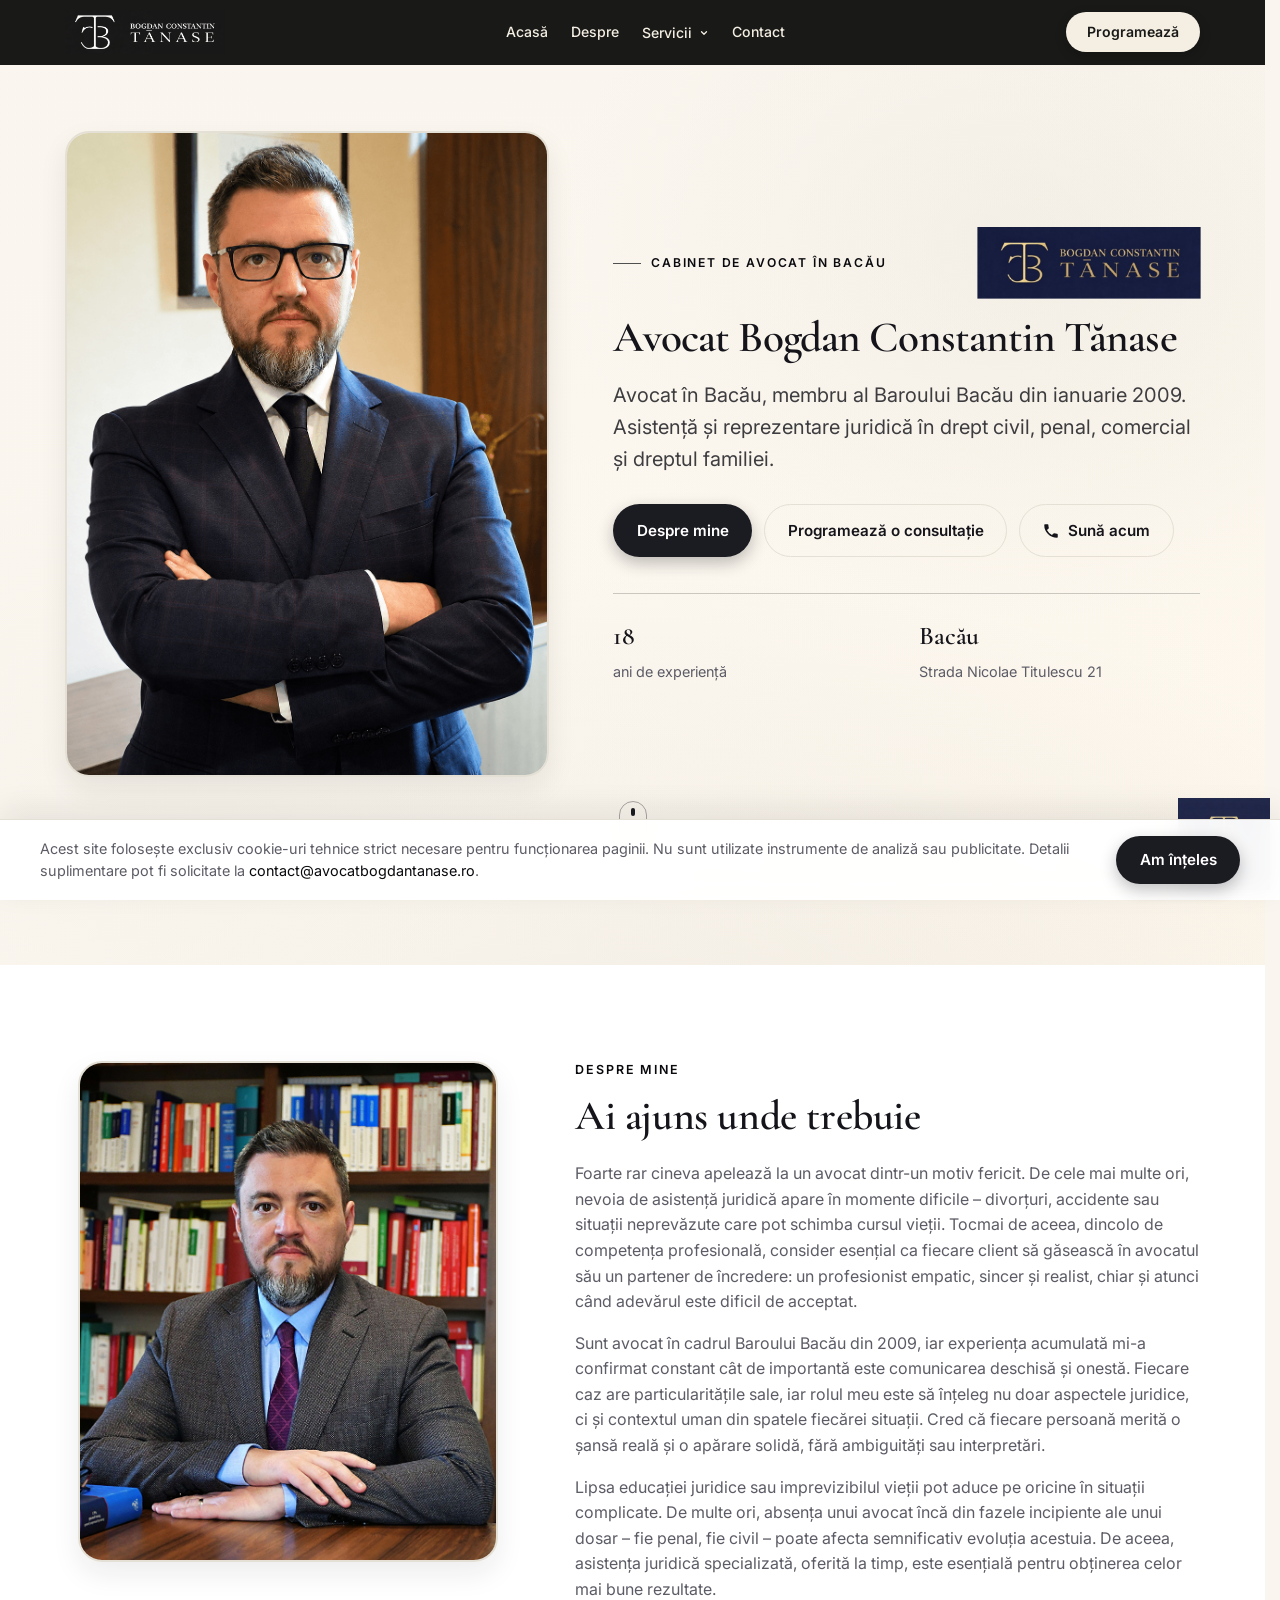
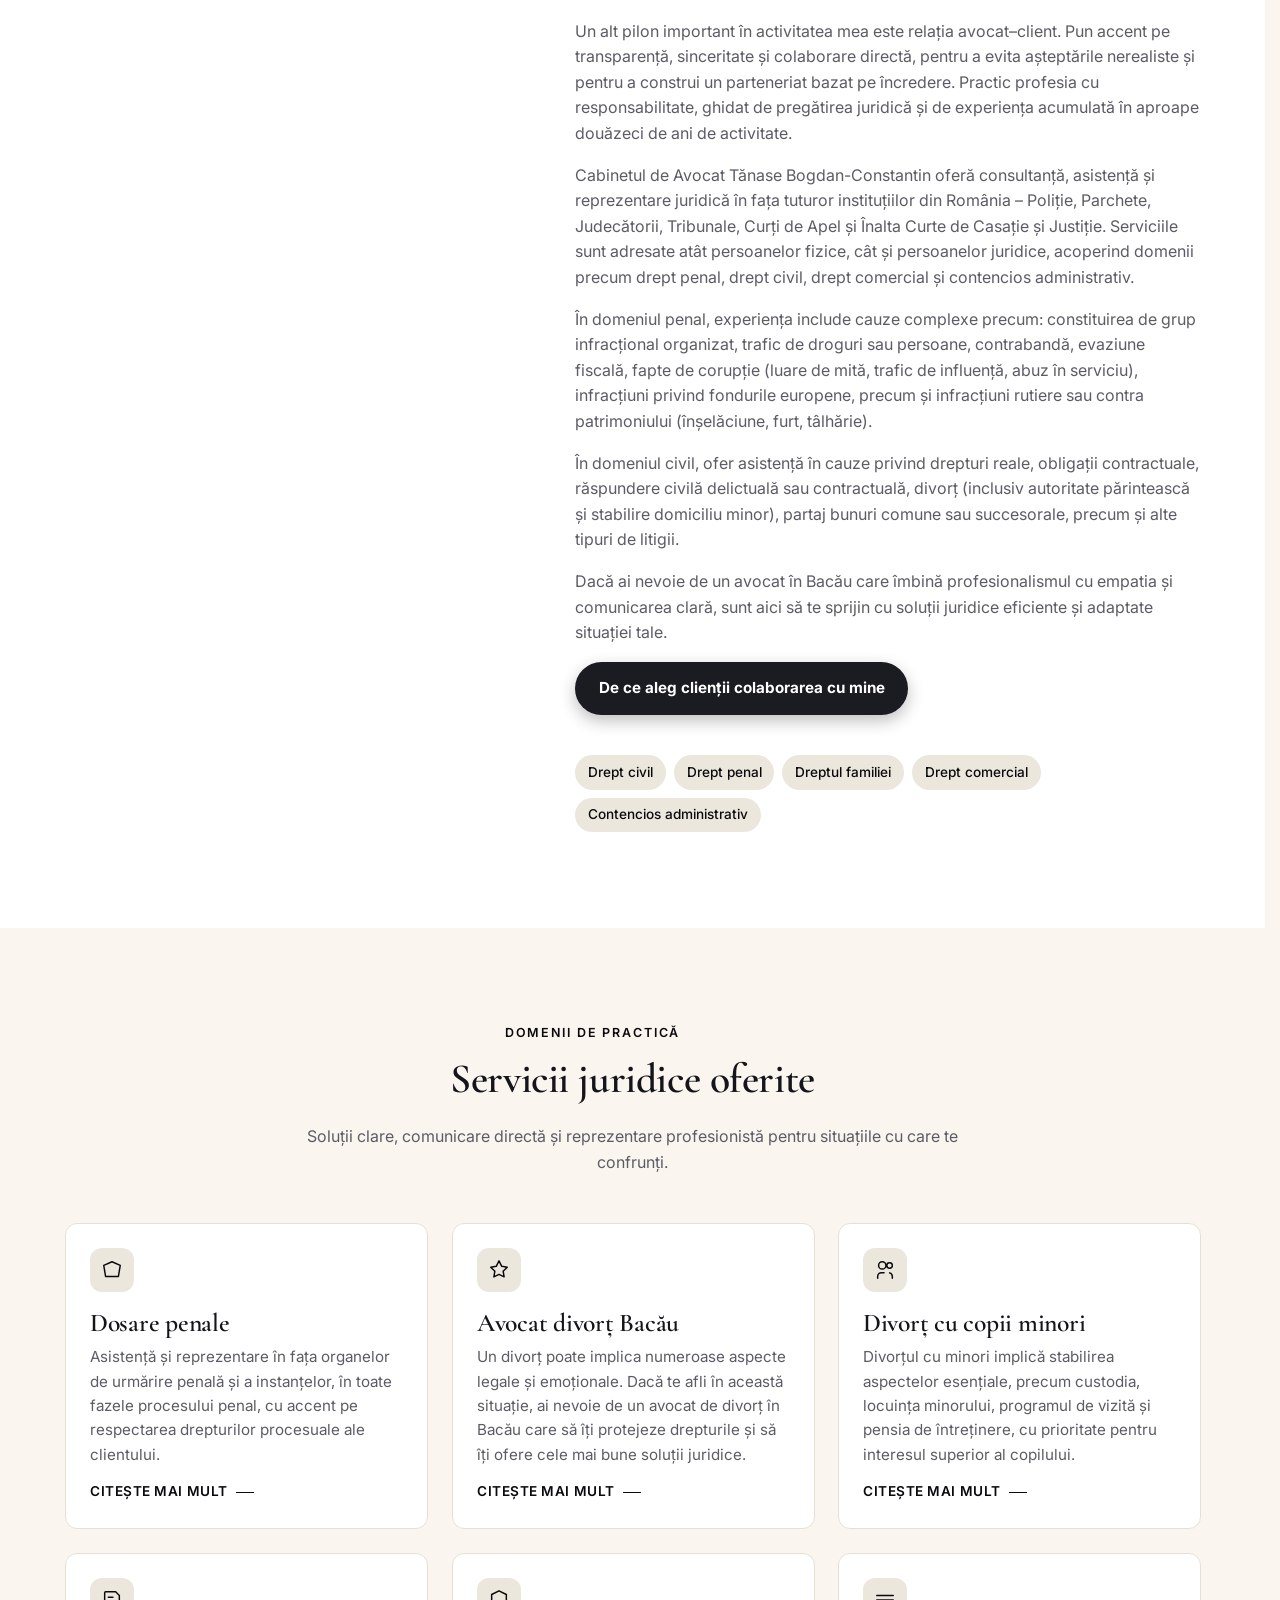
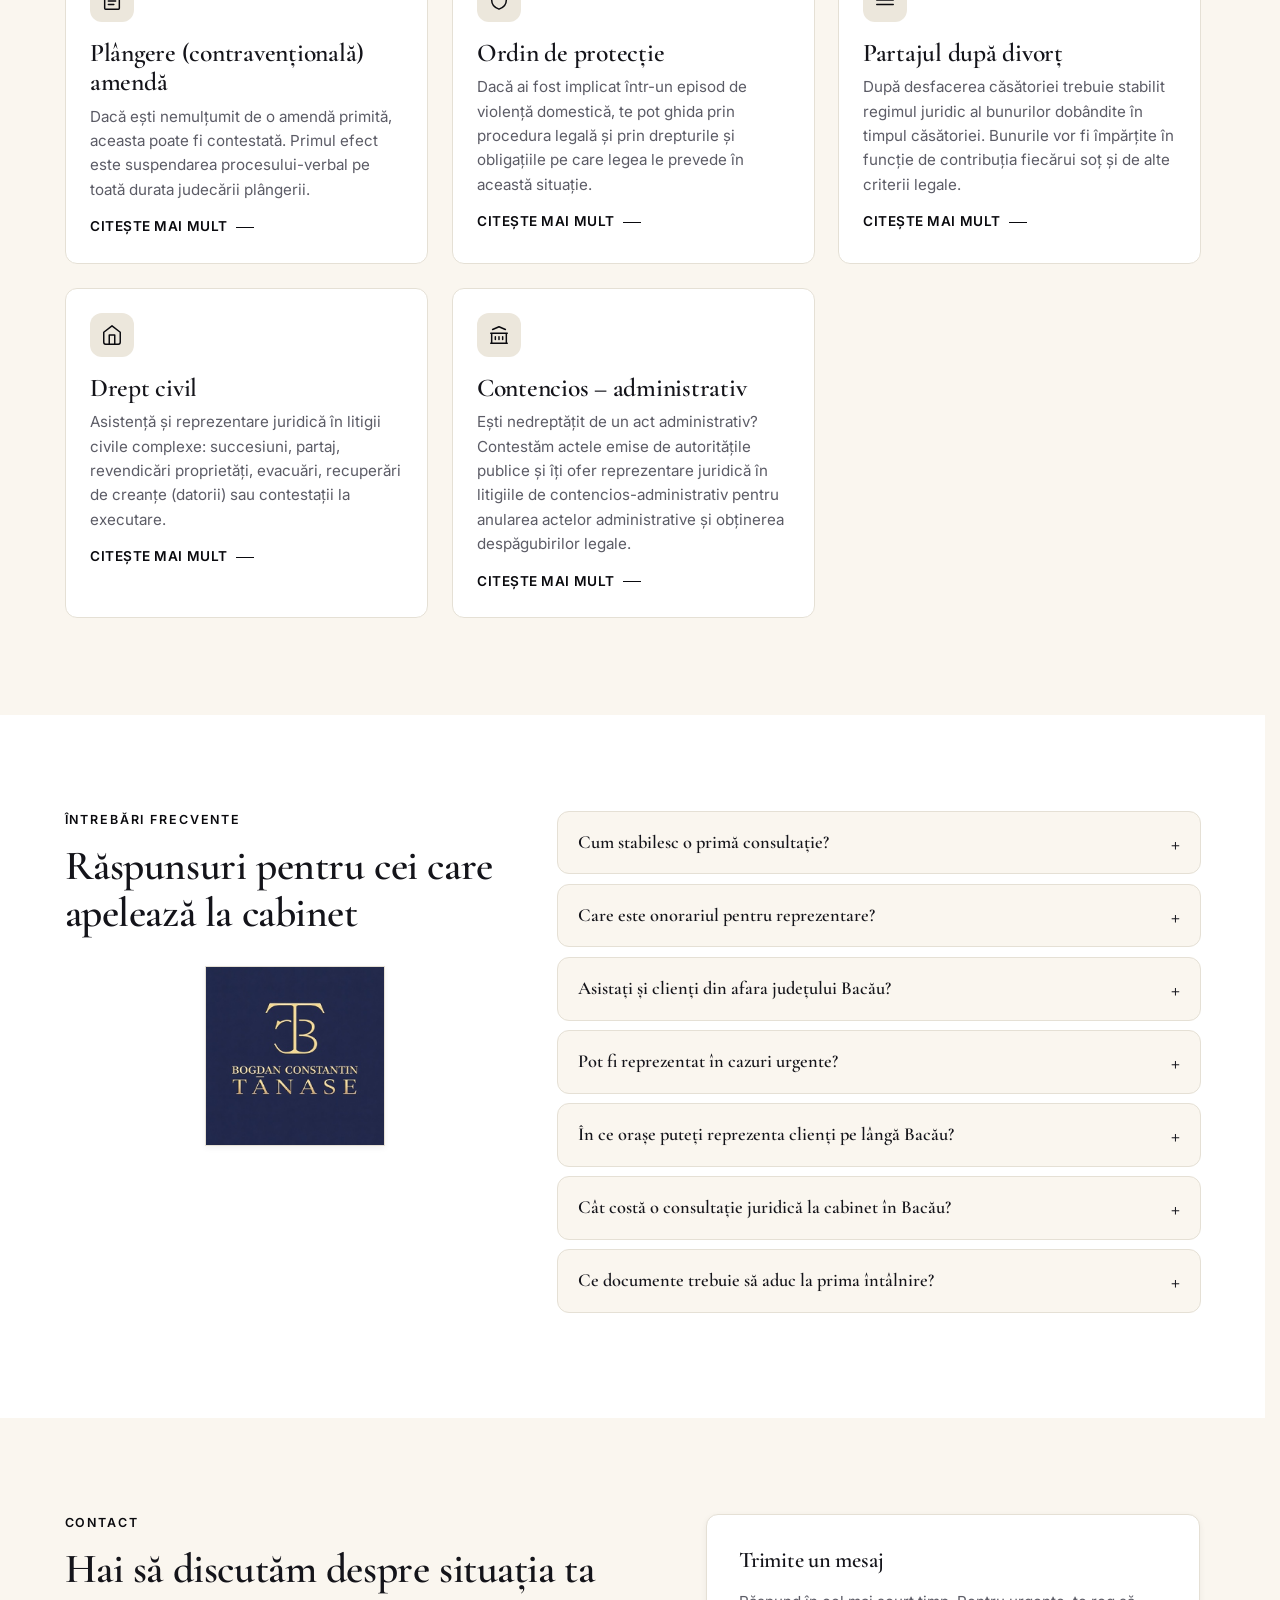
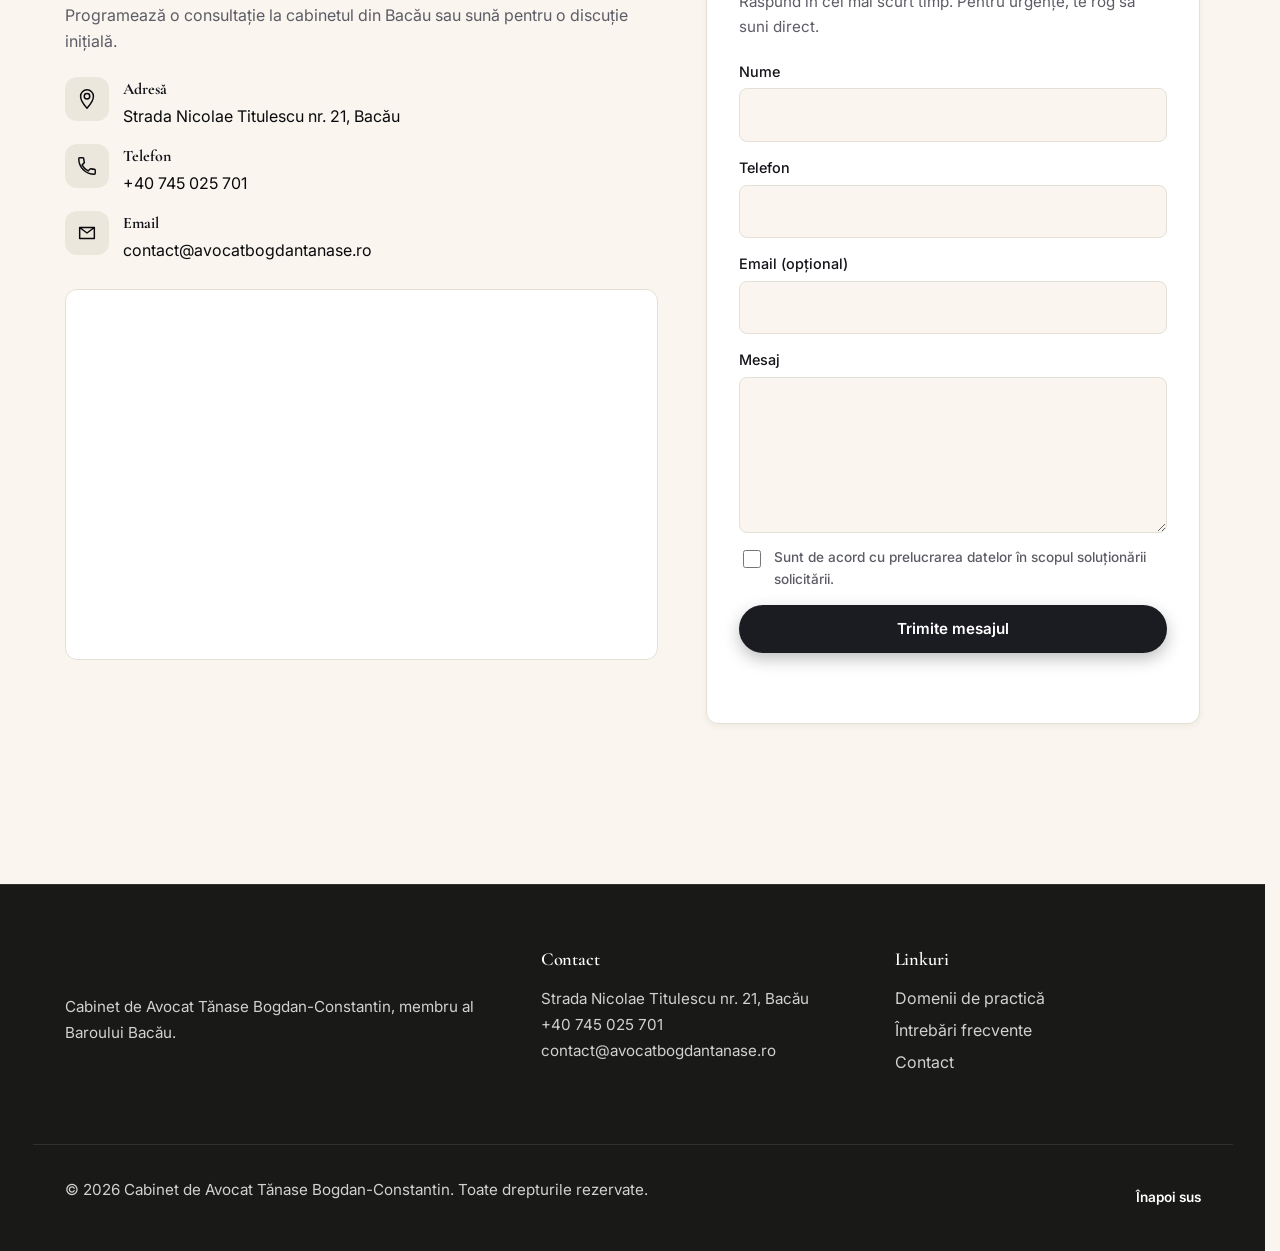
<file: index.html>
<!doctype html>
<html lang="ro">

<head>
  <meta charset="utf-8">
  <meta name="viewport" content="width=device-width, initial-scale=1, viewport-fit=cover">
  <meta name="theme-color" content="#191918">
  <meta name="color-scheme" content="light dark">

  <title>Avocat Bacău | Cabinet Av. Bogdan Constantin Tănase</title>
  <meta name="description"
    content="Avocat în Bacău, Baroul Bacău din 2009. Drept civil, penal, divorț, partaj, ordin de protecție. Programări la +40 745 025 701.">
  <meta name="keywords"
    content="avocat Bacău, cabinet avocat Bacău, avocat Baroul Bacău, avocat divorț Bacău, avocat penalist Bacău, partaj Bacău, ordin de protecție Bacău, plângere contravențională Bacău, dosare penale Bacău, Bogdan Tănase avocat, dreptul familiei Bacău, drept civil Bacău">
  <meta name="author" content="Bogdan-Constantin Tănase">
  <meta name="robots" content="index, follow, max-image-preview:large">
  <meta name="geo.region" content="RO-BC">
  <meta name="geo.placename" content="Bacău">

  <link rel="canonical" href="https://www.avocatbogdantanase.ro/">
  <link rel="alternate" hreflang="ro-RO" href="https://www.avocatbogdantanase.ro/">
  <link rel="alternate" hreflang="x-default" href="https://www.avocatbogdantanase.ro/">

  <link rel="icon" href="favicon.ico" sizes="any">
  <link rel="icon" type="image/png" href="assets/img/logo.png" sizes="any">
  <link rel="apple-touch-icon" href="assets/img/logo.png">
  <link rel="manifest" href="site.webmanifest">

  <meta property="og:type" content="website">
  <meta property="og:locale" content="ro_RO">
  <meta property="og:site_name" content="Avocat Bogdan Constantin Tănase">
  <meta property="og:title" content="Avocat Bacău | Cabinet Av. Bogdan Constantin Tănase">
  <meta property="og:description"
    content="Avocat în Bacău, Baroul Bacău din 2009. Civil, penal, divorț, partaj, ordin de protecție. +40 745 025 701.">
  <meta property="og:url" content="https://www.avocatbogdantanase.ro/">
  <meta property="og:image" content="https://www.avocatbogdantanase.ro/assets/img/avocat-bogdan-tanase.png">
  <meta property="og:image:width" content="1200">
  <meta property="og:image:height" content="1200">
  <meta property="og:image:alt" content="Avocat Bogdan Constantin Tănase, cabinet avocat în Bacău">

  <meta name="twitter:card" content="summary_large_image">
  <meta name="twitter:title" content="Avocat Bacău | Cabinet Av. Bogdan Constantin Tănase">
  <meta name="twitter:description"
    content="Avocat în Bacău, Baroul Bacău. Civil, penal, dreptul familiei. Programări la +40 745 025 701.">
  <meta name="twitter:image" content="https://www.avocatbogdantanase.ro/assets/img/avocat-bogdan-tanase.png">

  <link rel="preconnect" href="https://fonts.googleapis.com">
  <link rel="preconnect" href="https://fonts.gstatic.com" crossorigin>
  <link rel="preload" as="image" href="assets/img/avocat-bogdan-tanase.png" fetchpriority="high">
  <link rel="stylesheet"
    href="https://fonts.googleapis.com/css2?family=Cormorant+Garamond:wght@500;600;700&family=Inter:wght@400;500;600;700&display=swap">
  <link rel="stylesheet" href="assets/css/styles.css">

  <script type="application/ld+json">
{
  "@context": "https://schema.org",
  "@graph": [
    {
      "@type": "Attorney",
      "@id": "https://www.avocatbogdantanase.ro/#attorney",
      "name": "Bogdan-Constantin Tănase",
      "alternateName": "Avocat Bogdan Constantin Tănase",
      "image": "https://www.avocatbogdantanase.ro/assets/img/avocat-bogdan-tanase.png",
      "url": "https://www.avocatbogdantanase.ro/",
      "telephone": "+40745025701",
      "email": "contact@avocatbogdantanase.ro",
      "memberOf": { "@type": "Organization", "name": "Baroul Bacău" },
      "address": {
        "@type": "PostalAddress",
        "streetAddress": "Strada Nicolae Titulescu 21",
        "addressLocality": "Bacău",
        "addressRegion": "Bacău",
        "addressCountry": "RO"
      },
      "areaServed": [
        { "@type": "City", "name": "Bacău" },
        { "@type": "AdministrativeArea", "name": "Județul Bacău" },
        { "@type": "Country", "name": "România" }
      ],
      "knowsLanguage": ["ro", "en"],
      "knowsAbout": [
        "Drept civil",
        "Drept penal",
        "Dreptul familiei",
        "Divorț",
        "Partaj",
        "Ordin de protecție",
        "Plângere contravențională",
        "Drept comercial",
        "Contencios administrativ"
      ]
    },
    {
      "@type": "Person",
      "@id": "https://www.avocatbogdantanase.ro/#person",
      "name": "Bogdan-Constantin Tănase",
      "jobTitle": "Avocat",
      "worksFor": { "@id": "https://www.avocatbogdantanase.ro/#business" },
      "memberOf": { "@type": "Organization", "name": "Baroul Bacău" },
      "url": "https://www.avocatbogdantanase.ro/",
      "image": "https://www.avocatbogdantanase.ro/assets/img/avocat-bogdan-tanase.png"
    },
    {
      "@type": "LegalService",
      "@id": "https://www.avocatbogdantanase.ro/#business",
      "name": "Cabinet de Avocat Tănase Bogdan-Constantin",
      "image": "https://www.avocatbogdantanase.ro/assets/img/avocat-bogdan-tanase.png",
      "logo": "https://www.avocatbogdantanase.ro/assets/img/logo.png",
      "url": "https://www.avocatbogdantanase.ro/",
      "telephone": "+40745025701",
      "email": "contact@avocatbogdantanase.ro",
      "priceRange": "$$",
      "currenciesAccepted": "RON",
      "paymentAccepted": "Numerar, Transfer bancar",
      "address": {
        "@type": "PostalAddress",
        "streetAddress": "Strada Nicolae Titulescu 21",
        "addressLocality": "Bacău",
        "addressRegion": "Bacău",
        "postalCode": "600162",
        "addressCountry": "RO"
      },
      "geo": {
        "@type": "GeoCoordinates",
        "latitude": "46.5670",
        "longitude": "26.9146"
      },
      "areaServed": [
        { "@type": "City", "name": "Bacău" },
        { "@type": "City", "name": "Onești" },
        { "@type": "City", "name": "Comănești" },
        { "@type": "City", "name": "Moinești" },
        { "@type": "AdministrativeArea", "name": "Județul Bacău" }
      ],
      "openingHoursSpecification": [
        {
          "@type": "OpeningHoursSpecification",
          "dayOfWeek": ["Monday","Tuesday","Wednesday","Thursday","Friday"],
          "opens": "09:00",
          "closes": "18:00"
        }
      ],
      "hasOfferCatalog": {
        "@type": "OfferCatalog",
        "name": "Servicii juridice",
        "itemListElement": [
          { "@type": "Offer", "itemOffered": { "@type": "Service", "name": "Avocat divorț Bacău", "url": "https://www.avocatbogdantanase.ro/servicii/avocat-divort-bacau.html" } },
          { "@type": "Offer", "itemOffered": { "@type": "Service", "name": "Divorț cu copii minori", "url": "https://www.avocatbogdantanase.ro/servicii/divort-cu-copii-minori.html" } },
          { "@type": "Offer", "itemOffered": { "@type": "Service", "name": "Partaj după divorț", "url": "https://www.avocatbogdantanase.ro/servicii/partaj-dupa-divort.html" } },
          { "@type": "Offer", "itemOffered": { "@type": "Service", "name": "Ordin de protecție", "url": "https://www.avocatbogdantanase.ro/servicii/ordin-de-protectie.html" } },
          { "@type": "Offer", "itemOffered": { "@type": "Service", "name": "Plângere contravențională", "url": "https://www.avocatbogdantanase.ro/servicii/plangere-contraventionala.html" } },
          { "@type": "Offer", "itemOffered": { "@type": "Service", "name": "Avocat penalist", "url": "https://www.avocatbogdantanase.ro/servicii/dosare-penale.html" } }
        ]
      }
    },
    {
      "@type": "BreadcrumbList",
      "itemListElement": [
        {
          "@type": "ListItem",
          "position": 1,
          "name": "Acasă",
          "item": "https://www.avocatbogdantanase.ro/"
        }
      ]
    },
    {
      "@type": "FAQPage",
      "mainEntity": [
        {
          "@type": "Question",
          "name": "Cum stabilesc o primă consultație?",
          "acceptedAnswer": {
            "@type": "Answer",
            "text": "Programarea se face telefonic la +40 745 025 701 sau prin formularul de contact. Vei primi confirmarea zilei și a orei rezervate."
          }
        },
        {
          "@type": "Question",
          "name": "Care este onorariul pentru reprezentare?",
          "acceptedAnswer": {
            "@type": "Answer",
            "text": "Onorariul se discută transparent la prima întâlnire, în funcție de complexitatea dosarului și de etapele necesare. Nu există costuri ascunse."
          }
        },
        {
          "@type": "Question",
          "name": "Asistați și clienți din afara județului Bacău?",
          "acceptedAnswer": {
            "@type": "Answer",
            "text": "Da. Cabinetul oferă asistență și reprezentare juridică în fața instanțelor de pe întreg teritoriul României."
          }
        },
        {
          "@type": "Question",
          "name": "Pot fi reprezentat în cazuri urgente?",
          "acceptedAnswer": {
            "@type": "Answer",
            "text": "În situațiile urgente, precum reținere, audieri sau ordin de protecție, te rog să suni direct la +40 745 025 701."
          }
        },
        {
          "@type": "Question",
          "name": "În ce orașe puteți reprezenta clienți pe lângă Bacău?",
          "acceptedAnswer": {
            "@type": "Answer",
            "text": "Cabinetul are sediul în Bacău, însă reprezint clienți și în Onești, Comănești, Moinești, precum și în fața Curții de Apel Bacău și a tuturor instanțelor din județ. Pentru cauze din alte județe, asistența se poate organiza prin substituire colegială sau deplasare, în funcție de complexitatea dosarului."
          }
        },
        {
          "@type": "Question",
          "name": "Cât costă o consultație juridică la cabinet în Bacău?",
          "acceptedAnswer": {
            "@type": "Answer",
            "text": "Onorariul pentru o consultație inițială se stabilește la programare, în funcție de complexitatea problemei și de durata estimată a întâlnirii. Pentru cauzele preluate ulterior, valoarea consultației se include în onorariul global. Toate aspectele financiare sunt comunicate clar înainte de semnarea contractului de asistență juridică."
          }
        },
        {
          "@type": "Question",
          "name": "Ce documente trebuie să aduc la prima întâlnire?",
          "acceptedAnswer": {
            "@type": "Answer",
            "text": "Aduceți cartea de identitate și orice înscris relevant pentru cauza dumneavoastră: contracte, procese-verbale, citații, hotărâri anterioare, sentințe, corespondență. Dacă nu sunteți sigur ce este util, treceți pe la cabinet cu tot dosarul așa cum îl aveți; alegem împreună ce ne folosește."
          }
        }
      ]
    }
  ]
}
</script>
</head>

<body>

  <a class="skip-link" href="#main">Sari la conținut</a>

  <div class="scroll-progress" aria-hidden="true"><span></span></div>

  <header class="site-header" id="top">
    <div class="container header-row">
      <a href="#top" class="brand" aria-label="Avocat Bogdan Constantin Tănase, pagina principală">
        <img src="assets/img/logo.png" alt="Cabinet de Avocat Bogdan Constantin Tănase, Baroul Bacău" width="160"
          height="48" decoding="async" fetchpriority="high">
      </a>

      <nav class="nav-desktop" aria-label="Navigație principală">
        <ul>
          <li><a href="#hero">Acasă</a></li>
          <li><a href="#despre">Despre</a></li>
          <li class="has-dropdown">
            <a href="#domenii">
              Servicii
              <svg width="10" height="10" viewBox="0 0 24 24" fill="none" stroke="currentColor" stroke-width="3" stroke-linecap="round" stroke-linejoin="round" aria-hidden="true"><path d="M6 9l6 6 6-6"/></svg>
            </a>
            <ul class="dropdown">
              <li><a href="servicii/avocat-divort-bacau.html">Avocat divorț</a></li>
              <li><a href="servicii/divort-cu-copii-minori.html">Divorț cu minori</a></li>
              <li><a href="servicii/partaj-dupa-divort.html">Partaj după divorț</a></li>
              <li><a href="servicii/dosare-penale.html">Dosare penale</a></li>
              <li><a href="servicii/plangere-contraventionala.html">Plângere contravențională</a></li>
              <li><a href="servicii/ordin-de-protectie.html">Ordin de protecție</a></li>
              <li><a href="servicii/contencios-administrativ.html">Contencios administrativ</a></li>
              <li><a href="servicii/drept-civil.html">Drept civil</a></li>
            </ul>
          </li>
          <li><a href="#contact">Contact</a></li>
        </ul>
      </nav>

      <a class="btn btn-primary header-cta" href="#contact">Programează</a>

      <button class="menu-toggle" type="button" aria-label="Deschide meniul" aria-controls="mobile-menu"
        aria-expanded="false">
        <span></span><span></span><span></span>
      </button>
    </div>
  </header>

  <dialog id="mobile-menu" class="mobile-menu" aria-label="Meniu mobil">
    <div class="mobile-menu-inner">
      <button class="menu-close" type="button" aria-label="Închide meniul">
        <svg width="24" height="24" viewBox="0 0 24 24" aria-hidden="true">
          <path d="M6 6l12 12M18 6L6 18" fill="none" stroke="currentColor" stroke-width="2" stroke-linecap="round" />
        </svg>
      </button>
      <nav aria-label="Navigație mobilă">
        <ul>
          <li><a href="#hero" data-close>Acasă</a></li>
          <li><a href="#despre" data-close>Despre</a></li>
          <li><a href="#domenii" data-close>Domenii de practică</a></li>
          <li><a href="#faq" data-close>Întrebări frecvente</a></li>
          <li><a href="#contact" data-close>Contact</a></li>
        </ul>
      </nav>
    </div>
  </dialog>

  <main id="main">

    <section class="hero" id="hero">
      <div class="hero-bg" aria-hidden="true">
        <div class="hero-layer"></div>
      </div>
      <div class="container hero-inner">
        <div class="hero-portrait">
          <img src="assets/img/homepage.png"
            alt="Portret Avocat Bogdan Constantin Tănase, cabinet de avocat în Bacău"
            width="900" height="1200" decoding="async" fetchpriority="high">
        </div>
        <div class="hero-content">
          <p class="eyebrow">
            Cabinet de Avocat în Bacău
            <img src="assets/img/logo-horizontal.png" alt="Cabinet de Avocat Tănase Bogdan-Constantin" class="hero-logo-inline" width="231" height="75" decoding="async" fetchpriority="high">
          </p>
          <h1>Avocat Bogdan Constantin Tănase</h1>
          <p class="lede">Avocat în Bacău, membru al Baroului Bacău din ianuarie 2009. Asistență și reprezentare juridică
            în drept civil, penal, comercial și dreptul familiei.</p>
          <div class="hero-cta">
            <a class="btn btn-primary" href="#despre">Despre mine</a>
            <a class="btn btn-ghost" href="#contact">Programează o consultație</a>
            <a class="btn btn-ghost" href="tel:+40745025701" aria-label="Sună la numărul +40 745 025 701">
              <svg width="18" height="18" viewBox="0 0 24 24" aria-hidden="true" focusable="false">
                <path
                  d="M6.6 10.8a15.1 15.1 0 0 0 6.6 6.6l2.2-2.2a1 1 0 0 1 1-.25 11.5 11.5 0 0 0 3.6.57 1 1 0 0 1 1 1V20a1 1 0 0 1-1 1A17 17 0 0 1 3 4a1 1 0 0 1 1-1h3.5a1 1 0 0 1 1 1 11.5 11.5 0 0 0 .57 3.6 1 1 0 0 1-.25 1L6.6 10.8z"
                  fill="currentColor" />
              </svg>
              Sună acum
            </a>
          </div>
          <ul class="hero-meta">
            <li><strong>18</strong><span>ani de experiență</span></li>
            <li><strong>Bacău</strong><span>Strada Nicolae Titulescu 21</span></li>
          </ul>
        </div>
      </div>
      <a class="scroll-indicator" href="#despre" aria-label="Derulează către secțiunea Despre">
        <span></span>
      </a>
    </section>

    <section class="section despre" id="despre">
      <div class="container despre-grid">
        <div class="despre-photo">
          <img src="assets/img/avocat-bogdan-tanase-latest.jpg"
            alt="Avocat Bogdan Constantin Tănase, Baroul Bacău, cabinet de avocat în Bacău, strada Nicolae Titulescu"
            width="900" height="1200" loading="lazy" decoding="async">
        </div>
        <div class="despre-text">
          <p class="eyebrow">Despre mine</p>
          <h2>Ai ajuns unde trebuie</h2>
          <p>Foarte rar cineva apelează la un avocat dintr-un motiv fericit. De cele mai multe ori, nevoia de asistență juridică apare în momente dificile – divorțuri, accidente sau situații neprevăzute care pot schimba cursul vieții. Tocmai de aceea, dincolo de competența profesională, consider esențial ca fiecare client să găsească în avocatul său un partener de încredere: un profesionist empatic, sincer și realist, chiar și atunci când adevărul este dificil de acceptat.</p>
          <p>Sunt avocat în cadrul Baroului Bacău din 2009, iar experiența acumulată mi-a confirmat constant cât de importantă este comunicarea deschisă și onestă. Fiecare caz are particularitățile sale, iar rolul meu este să înțeleg nu doar aspectele juridice, ci și contextul uman din spatele fiecărei situații. Cred că fiecare persoană merită o șansă reală și o apărare solidă, fără ambiguități sau interpretări.</p>
          <p>Lipsa educației juridice sau imprevizibilul vieții pot aduce pe oricine în situații complicate. De multe ori, absența unui avocat încă din fazele incipiente ale unui dosar – fie penal, fie civil – poate afecta semnificativ evoluția acestuia. De aceea, asistența juridică specializată, oferită la timp, este esențială pentru obținerea celor mai bune rezultate.</p>
          <p>Un alt pilon important în activitatea mea este relația avocat–client. Pun accent pe transparență, sinceritate și colaborare directă, pentru a evita așteptările nerealiste și pentru a construi un parteneriat bazat pe încredere. Practic profesia cu responsabilitate, ghidat de pregătirea juridică și de experiența acumulată în aproape douăzeci de ani de activitate.</p>
          <p>Cabinetul de Avocat Tănase Bogdan-Constantin oferă consultanță, asistență și reprezentare juridică în fața tuturor instituțiilor din România – Poliție, Parchete, Judecătorii, Tribunale, Curți de Apel și Înalta Curte de Casație și Justiție. Serviciile sunt adresate atât persoanelor fizice, cât și persoanelor juridice, acoperind domenii precum drept penal, drept civil, drept comercial și contencios administrativ.</p>
          <p>În domeniul penal, experiența include cauze complexe precum: constituirea de grup infracțional organizat, trafic de droguri sau persoane, contrabandă, evaziune fiscală, fapte de corupție (luare de mită, trafic de influență, abuz în serviciu), infracțiuni privind fondurile europene, precum și infracțiuni rutiere sau contra patrimoniului (înșelăciune, furt, tâlhărie).</p>
          <p>În domeniul civil, ofer asistență în cauze privind drepturi reale, obligații contractuale, răspundere civilă delictuală sau contractuală, divorț (inclusiv autoritate părintească și stabilire domiciliu minor), partaj bunuri comune sau succesorale, precum și alte tipuri de litigii.</p>
          <p>Dacă ai nevoie de un avocat în Bacău care îmbină profesionalismul cu empatia și comunicarea clară, sunt aici să te sprijin cu soluții juridice eficiente și adaptate situației tale.</p>
          <a href="despre-mine.html" class="btn btn-primary"
            style="margin-bottom: 1.5rem; display: inline-flex; width: fit-content; font-weight: bold;">De ce aleg clienții colaborarea cu mine</a>
          <div class="despre-tags">
            <span>Drept civil</span>
            <span>Drept penal</span>
            <span>Dreptul familiei</span>
            <span>Drept comercial</span>
            <span>Contencios administrativ</span>
          </div>
        </div>
      </div>
    </section>

    <section class="section domenii" id="domenii">
      <div class="container">
        <header class="section-head">
          <p class="eyebrow">Domenii de practică</p>
          <h2>Servicii juridice oferite</h2>
          <p class="section-sub">Soluții clare, comunicare directă și reprezentare profesionistă pentru situațiile cu
            care te confrunți.</p>
        </header>

        <div class="cards" role="list">
          <article class="card" role="listitem">
            <div class="card-icon" aria-hidden="true">
              <svg viewBox="0 0 24 24">
                <path d="M12 3l9 4-2 12H5L3 7l9-4z" fill="none" stroke="currentColor" stroke-width="1.6"
                  stroke-linejoin="round" />
              </svg>
            </div>
            <h3><a class="card-stretched" href="servicii/dosare-penale.html">Dosare penale</a></h3>
            <p>Asistență și reprezentare în fața organelor de urmărire penală și a instanțelor, în toate fazele
              procesului penal, cu accent pe respectarea drepturilor procesuale ale clientului.</p>
            <span class="card-link" aria-hidden="true">Citește mai mult</span>
          </article>

          <article class="card" role="listitem">
            <div class="card-icon" aria-hidden="true">
              <svg viewBox="0 0 24 24">
                <path d="M12 2l3 6 6 .9-4.5 4.4 1.1 6.2L12 16.8 6.4 19.5l1.1-6.2L3 8.9 9 8z" fill="none"
                  stroke="currentColor" stroke-width="1.6" stroke-linejoin="round" />
              </svg>
            </div>
            <h3><a class="card-stretched" href="servicii/avocat-divort-bacau.html">Avocat divorț Bacău</a></h3>
            <p>Un divorț poate implica numeroase aspecte legale și emoționale. Dacă te afli în această situație, ai
              nevoie de un avocat de divorț în Bacău care să îți protejeze drepturile și să îți ofere cele mai bune
              soluții juridice.</p>
            <span class="card-link" aria-hidden="true">Citește mai mult</span>
          </article>

          <article class="card" role="listitem">
            <div class="card-icon" aria-hidden="true">
              <svg viewBox="0 0 24 24">
                <path
                  d="M4 21v-2a4 4 0 0 1 4-4h3M20 21v-2a4 4 0 0 0-3-3.87M9 11a4 4 0 1 0 0-8 4 4 0 0 0 0 8zm8-1a3 3 0 1 0 0-6 3 3 0 0 0 0 6z"
                  fill="none" stroke="currentColor" stroke-width="1.6" stroke-linejoin="round" stroke-linecap="round" />
              </svg>
            </div>
            <h3><a class="card-stretched" href="servicii/divort-cu-copii-minori.html">Divorț cu copii minori</a></h3>
            <p>Divorțul cu minori implică stabilirea aspectelor esențiale, precum custodia, locuința minorului,
              programul de vizită și pensia de întreținere, cu prioritate pentru interesul superior al copilului.</p>
            <span class="card-link" aria-hidden="true">Citește mai mult</span>
          </article>

          <article class="card" role="listitem">
            <div class="card-icon" aria-hidden="true">
              <svg viewBox="0 0 24 24">
                <path d="M5 3h11l4 4v14a1 1 0 0 1-1 1H5a1 1 0 0 1-1-1V4a1 1 0 0 1 1-1zM8 13h8M8 17h6M8 9h5" fill="none"
                  stroke="currentColor" stroke-width="1.6" stroke-linejoin="round" stroke-linecap="round" />
              </svg>
            </div>
            <h3><a class="card-stretched" href="servicii/plangere-contraventionala.html">Plângere (contravențională)
                amendă</a>
            </h3>
            <p>Dacă ești nemulțumit de o amendă primită, aceasta poate fi contestată. Primul efect este suspendarea
              procesului-verbal pe toată durata judecării plângerii.</p>
            <span class="card-link" aria-hidden="true">Citește mai mult</span>
          </article>

          <article class="card" role="listitem">
            <div class="card-icon" aria-hidden="true">
              <svg viewBox="0 0 24 24">
                <path d="M12 2l8 4v6c0 5-3.5 8.5-8 10-4.5-1.5-8-5-8-10V6l8-4z" fill="none" stroke="currentColor"
                  stroke-width="1.6" stroke-linejoin="round" />
              </svg>
            </div>
            <h3><a class="card-stretched" href="servicii/ordin-de-protectie.html">Ordin de protecție</a></h3>
            <p>Dacă ai fost implicat într-un episod de violență domestică, te pot ghida prin procedura legală și prin
              drepturile și obligațiile pe care legea le prevede în această situație.</p>
            <span class="card-link" aria-hidden="true">Citește mai mult</span>
          </article>

          <article class="card" role="listitem">
            <div class="card-icon" aria-hidden="true">
              <svg viewBox="0 0 24 24">
                <path d="M3 7h18M3 12h18M3 17h18" fill="none" stroke="currentColor" stroke-width="1.6"
                  stroke-linecap="round" />
              </svg>
            </div>
            <h3><a class="card-stretched" href="servicii/partaj-dupa-divort.html">Partajul după divorț</a></h3>
            <p>După desfacerea căsătoriei trebuie stabilit regimul juridic al bunurilor dobândite în timpul căsătoriei.
              Bunurile vor fi împărțite în funcție de contribuția fiecărui soț și de alte criterii legale.</p>
            <span class="card-link" aria-hidden="true">Citește mai mult</span>
          </article>

          <article class="card" role="listitem">
            <div class="card-icon" aria-hidden="true">
              <svg viewBox="0 0 24 24">
                <path d="M3 9l9-7 9 7v11a2 2 0 0 1-2 2H5a2 2 0 0 1-2-2z" fill="none" stroke="currentColor"
                  stroke-width="1.6" stroke-linecap="round" stroke-linejoin="round" />
                <polyline points="9 22 9 12 15 12 15 22" fill="none" stroke="currentColor" stroke-width="1.6"
                  stroke-linecap="round" stroke-linejoin="round" />
              </svg>
            </div>
            <h3><a class="card-stretched" href="servicii/drept-civil.html">Drept civil</a></h3>
            <p>Asistență și reprezentare juridică în litigii civile complexe: succesiuni, partaj, revendicări proprietăți, evacuări, recuperări de creanțe (datorii) sau contestații la executare.</p>
            <span class="card-link" aria-hidden="true">Citește mai mult</span>
          </article>

          <article class="card" role="listitem">
            <div class="card-icon" aria-hidden="true">
              <svg viewBox="0 0 24 24" fill="none" stroke="currentColor" stroke-width="1.6" stroke-linecap="round" stroke-linejoin="round">
                <path d="M3 21h18M3 10h18M5 6l7-3 7 3M4 10v11M20 10v11M8 14v3M12 14v3M16 14v3" />
              </svg>
            </div>
            <h3><a class="card-stretched" href="servicii/contencios-administrativ.html">Contencios – administrativ</a></h3>
            <p>Ești nedreptățit de un act administrativ? Contestăm actele emise de autoritățile publice și îți ofer reprezentare juridică în litigiile de contencios-administrativ pentru anularea actelor administrative și obținerea despăgubirilor legale.</p>
            <span class="card-link" aria-hidden="true">Citește mai mult</span>
          </article>
        </div>
      </div>
    </section>

    <section class="section faq" id="faq">
      <div class="container faq-grid">
        <header class="section-head">
          <p class="eyebrow">Întrebări frecvente</p>
          <h2>Răspunsuri pentru cei care apelează la cabinet</h2>
          <img src="assets/img/logo-monogram.png" alt="Monogramă Cabinet Avocat Bogdan Tănase" class="faq-logo" width="180" height="180" loading="lazy" decoding="async">
        </header>
        <div class="faq-list">
          <details>
            <summary>Cum stabilesc o primă consultație?</summary>
            <p>Programarea se face telefonic la +40 745 025 701 sau prin formularul de contact. Vei primi confirmarea
              zilei și a orei rezervate.</p>
          </details>
          <details>
            <summary>Care este onorariul pentru reprezentare?</summary>
            <p>Onorariul se discută transparent la prima întâlnire, în funcție de complexitatea dosarului și de etapele
              necesare. Nu există costuri ascunse.</p>
          </details>
          <details>
            <summary>Asistați și clienți din afara județului Bacău?</summary>
            <p>Da. Cabinetul oferă asistență și reprezentare juridică în fața instanțelor de pe întreg teritoriul
              României.</p>
          </details>
          <details>
            <summary>Pot fi reprezentat în cazuri urgente?</summary>
            <p>În situațiile urgente, precum reținere, audieri sau ordin de protecție, te rog să suni direct la +40 745
              025 701.</p>
          </details>
          <details>
            <summary>În ce orașe puteți reprezenta clienți pe lângă Bacău?</summary>
            <p>Cabinetul are sediul în Bacău, însă reprezint clienți și în Onești, Comănești, Moinești, precum și în
              fața Curții de Apel Bacău și a tuturor instanțelor din județ. Pentru cauze din alte județe, asistența se
              poate organiza prin substituire colegială sau deplasare, în funcție de complexitatea dosarului.</p>
          </details>
          <details>
            <summary>Cât costă o consultație juridică la cabinet în Bacău?</summary>
            <p>Onorariul pentru o consultație inițială se stabilește la programare, în funcție de complexitatea
              problemei și de durata estimată a întâlnirii. Pentru cauzele preluate ulterior, valoarea consultației se
              include în onorariul global. Toate aspectele financiare sunt comunicate clar înainte de semnarea
              contractului de asistență juridică.</p>
          </details>
          <details>
            <summary>Ce documente trebuie să aduc la prima întâlnire?</summary>
            <p>Aduceți cartea de identitate și orice înscris relevant pentru cauza dumneavoastră: contracte,
              procese-verbale, citații, hotărâri anterioare, sentințe, corespondență. Dacă nu sunteți sigur ce este
              util, treceți pe la cabinet cu tot dosarul așa cum îl aveți; alegem împreună ce ne folosește.</p>
          </details>
        </div>
      </div>
    </section>

    <section class="section contact" id="contact">
      <div class="container contact-grid">
        <div class="contact-info">
          <p class="eyebrow">Contact</p>
          <h2>Hai să discutăm despre situația ta</h2>
          <p class="section-sub">Programează o consultație la cabinetul din Bacău sau sună pentru o discuție inițială.
          </p>

          <ul class="contact-list">
            <li>
              <span class="ci" aria-hidden="true">
                <svg viewBox="0 0 24 24">
                  <path d="M12 22s7-7.58 7-13a7 7 0 1 0-14 0c0 5.42 7 13 7 13zm0-10a3 3 0 1 1 0-6 3 3 0 0 1 0 6z"
                    fill="none" stroke="currentColor" stroke-width="1.6" stroke-linejoin="round" />
                </svg>
              </span>
              <div>
                <strong>Adresă</strong>
                <a href="https://www.google.com/maps/search/?api=1&amp;query=Strada+Nicolae+Titulescu+21+Bac%C4%83u"
                  target="_blank" rel="noopener">Strada Nicolae Titulescu nr. 21, Bacău</a>
              </div>
            </li>
            <li>
              <span class="ci" aria-hidden="true">
                <svg viewBox="0 0 24 24">
                  <path
                    d="M6.6 10.8a15.1 15.1 0 0 0 6.6 6.6l2.2-2.2a1 1 0 0 1 1-.25 11.5 11.5 0 0 0 3.6.57 1 1 0 0 1 1 1V20a1 1 0 0 1-1 1A17 17 0 0 1 3 4a1 1 0 0 1 1-1h3.5a1 1 0 0 1 1 1 11.5 11.5 0 0 0 .57 3.6 1 1 0 0 1-.25 1L6.6 10.8z"
                    fill="none" stroke="currentColor" stroke-width="1.6" stroke-linejoin="round" />
                </svg>
              </span>
              <div>
                <strong>Telefon</strong>
                <a href="tel:+40745025701">+40 745 025 701</a>
              </div>
            </li>
            <li>
              <span class="ci" aria-hidden="true">
                <svg viewBox="0 0 24 24">
                  <path d="M4 6h16v12H4zM4 6l8 6 8-6" fill="none" stroke="currentColor" stroke-width="1.6"
                    stroke-linejoin="round" />
                </svg>
              </span>
              <div>
                <strong>Email</strong>
                <a href="mailto:contact@avocatbogdantanase.ro">contact@avocatbogdantanase.ro</a>
              </div>
            </li>
          </ul>

          <div class="map">
            <iframe title="Harta cabinetului de avocat din Bacău"
              src="https://www.google.com/maps?q=Strada+Nicolae+Titulescu+21+Bac%C4%83u&output=embed" loading="lazy"
              referrerpolicy="no-referrer-when-downgrade"></iframe>
          </div>
        </div>

        <form class="contact-form" id="contact-form" action="api/send.php" method="POST" novalidate>
          <h3>Trimite un mesaj</h3>
          <p class="form-help">Răspund în cel mai scurt timp. Pentru urgențe, te rog să suni direct.</p>

          <label>
            <span>Nume</span>
            <input type="text" name="nume" autocomplete="name" required minlength="2" inputmode="text">
          </label>
          <label>
            <span>Telefon</span>
            <input type="tel" name="telefon" autocomplete="tel" inputmode="tel" required pattern="[0-9 +().-]{6,}">
          </label>
          <label>
            <span>Email (opțional)</span>
            <input type="email" name="email" autocomplete="email" inputmode="email">
          </label>
          <label>
            <span>Mesaj</span>
            <textarea name="mesaj" rows="5" required minlength="10"></textarea>
          </label>
          <label class="check">
            <input type="checkbox" name="consimtamant" required>
            <span>Sunt de acord cu prelucrarea datelor în scopul soluționării solicitării.</span>
          </label>

          <input type="text" name="website" tabindex="-1" autocomplete="off" aria-hidden="true"
            style="position:absolute;left:-9999px;width:1px;height:1px;opacity:0;pointer-events:none">

          <button class="btn btn-primary" type="submit">Trimite mesajul</button>
          <p class="form-status" role="status" aria-live="polite"></p>
        </form>
      </div>
    </section>

  </main>

  <a class="floating-logo" href="index.html" aria-label="Acasă">
    <img src="assets/img/logo-monogram.png" alt="Monogramă Cabinet de Avocat Tănase" width="48" height="48" decoding="async">
  </a>

  <div class="fab-stack" aria-label="Acțiuni rapide">
    <a class="fab fab-whatsapp" href="https://wa.me/40745025701" target="_blank" rel="noopener"
      aria-label="Scrie pe WhatsApp">
      <svg width="22" height="22" viewBox="0 0 24 24" aria-hidden="true">
        <path
          d="M19.1 4.9A10 10 0 0 0 4.3 18.4L3 22l3.7-1.2a10 10 0 0 0 14.8-8.6 10 10 0 0 0-2.4-7.3zm-7 15.5a8.3 8.3 0 0 1-4.2-1.1l-.3-.2-2.2.7.7-2.1-.2-.3a8.3 8.3 0 1 1 6.2 3zm4.6-6.2c-.3-.1-1.5-.7-1.7-.8s-.4-.1-.6.1-.7.8-.8 1c-.2.1-.3.2-.6 0a6.8 6.8 0 0 1-2-1.2 7.6 7.6 0 0 1-1.4-1.7c-.1-.3 0-.4.1-.5l.4-.4.2-.4v-.4l-.7-1.7c-.2-.4-.4-.4-.6-.4h-.5a1 1 0 0 0-.7.3 3 3 0 0 0-.9 2.2c0 1.3 1 2.6 1.1 2.7s1.9 2.9 4.6 4.1c.6.3 1.1.4 1.5.6.6.2 1.2.2 1.6.1.5-.1 1.5-.6 1.7-1.2s.2-1.1.2-1.2-.2-.2-.5-.4z"
          fill="currentColor" />
      </svg>
    </a>
    <a class="fab fab-call" href="tel:+40745025701" aria-label="Sună la +40 745 025 701">
      <svg width="22" height="22" viewBox="0 0 24 24" aria-hidden="true">
        <path
          d="M6.6 10.8a15.1 15.1 0 0 0 6.6 6.6l2.2-2.2a1 1 0 0 1 1-.25 11.5 11.5 0 0 0 3.6.57 1 1 0 0 1 1 1V20a1 1 0 0 1-1 1A17 17 0 0 1 3 4a1 1 0 0 1 1-1h3.5a1 1 0 0 1 1 1 11.5 11.5 0 0 0 .57 3.6 1 1 0 0 1-.25 1L6.6 10.8z"
          fill="currentColor" />
      </svg>
    </a>
  </div>

  <aside class="cookie-banner" id="cookie-banner" role="region" aria-label="Notificare cookie-uri" hidden>
    <div class="cookie-inner">
      <p>
        Acest site folosește exclusiv cookie-uri tehnice strict necesare pentru funcționarea paginii.
        Nu sunt utilizate instrumente de analiză sau publicitate. Detalii suplimentare pot fi solicitate la
        <a href="mailto:contact@avocatbogdantanase.ro">contact@avocatbogdantanase.ro</a>.
      </p>
      <div class="cookie-actions">
        <button class="btn btn-primary" type="button" data-cookie-accept>Am înțeles</button>
      </div>
    </div>
  </aside>

  <footer class="site-footer">
    <div class="container footer-grid">
      <div>
        <img src="assets/img/logo-down-white.png" alt="Cabinet de Avocat Tănase Bogdan-Constantin" width="160" height="48" loading="lazy" decoding="async">
        <p>Cabinet de Avocat Tănase Bogdan-Constantin, membru al Baroului Bacău.</p>
      </div>
      <div>
        <h4>Contact</h4>
        <p>
          Strada Nicolae Titulescu nr. 21, Bacău<br>
          <a href="tel:+40745025701">+40 745 025 701</a><br>
          <a href="mailto:contact@avocatbogdantanase.ro">contact@avocatbogdantanase.ro</a>
        </p>
      </div>
      <div>
        <h4>Linkuri</h4>
        <ul class="footer-links">
          <li><a href="#domenii">Domenii de practică</a></li>
          <li><a href="#faq">Întrebări frecvente</a></li>
          <li><a href="#contact">Contact</a></li>
        </ul>
      </div>
    </div>
    <div class="container footer-bottom">
      <p>&copy; <span id="year">2026</span> Cabinet de Avocat Tănase Bogdan-Constantin. Toate drepturile rezervate.</p>
      <a class="back-top" href="#hero">Înapoi sus</a>
    </div>
  </footer>

  <script type="module" src="assets/js/script.js" defer></script>
  <script>
    if ('serviceWorker' in navigator && location.protocol !== 'file:') {
      window.addEventListener('load', () => {
        navigator.serviceWorker.register('sw.js').catch(() => { });
      });
    }
  </script>
</body>

</html>
</file>
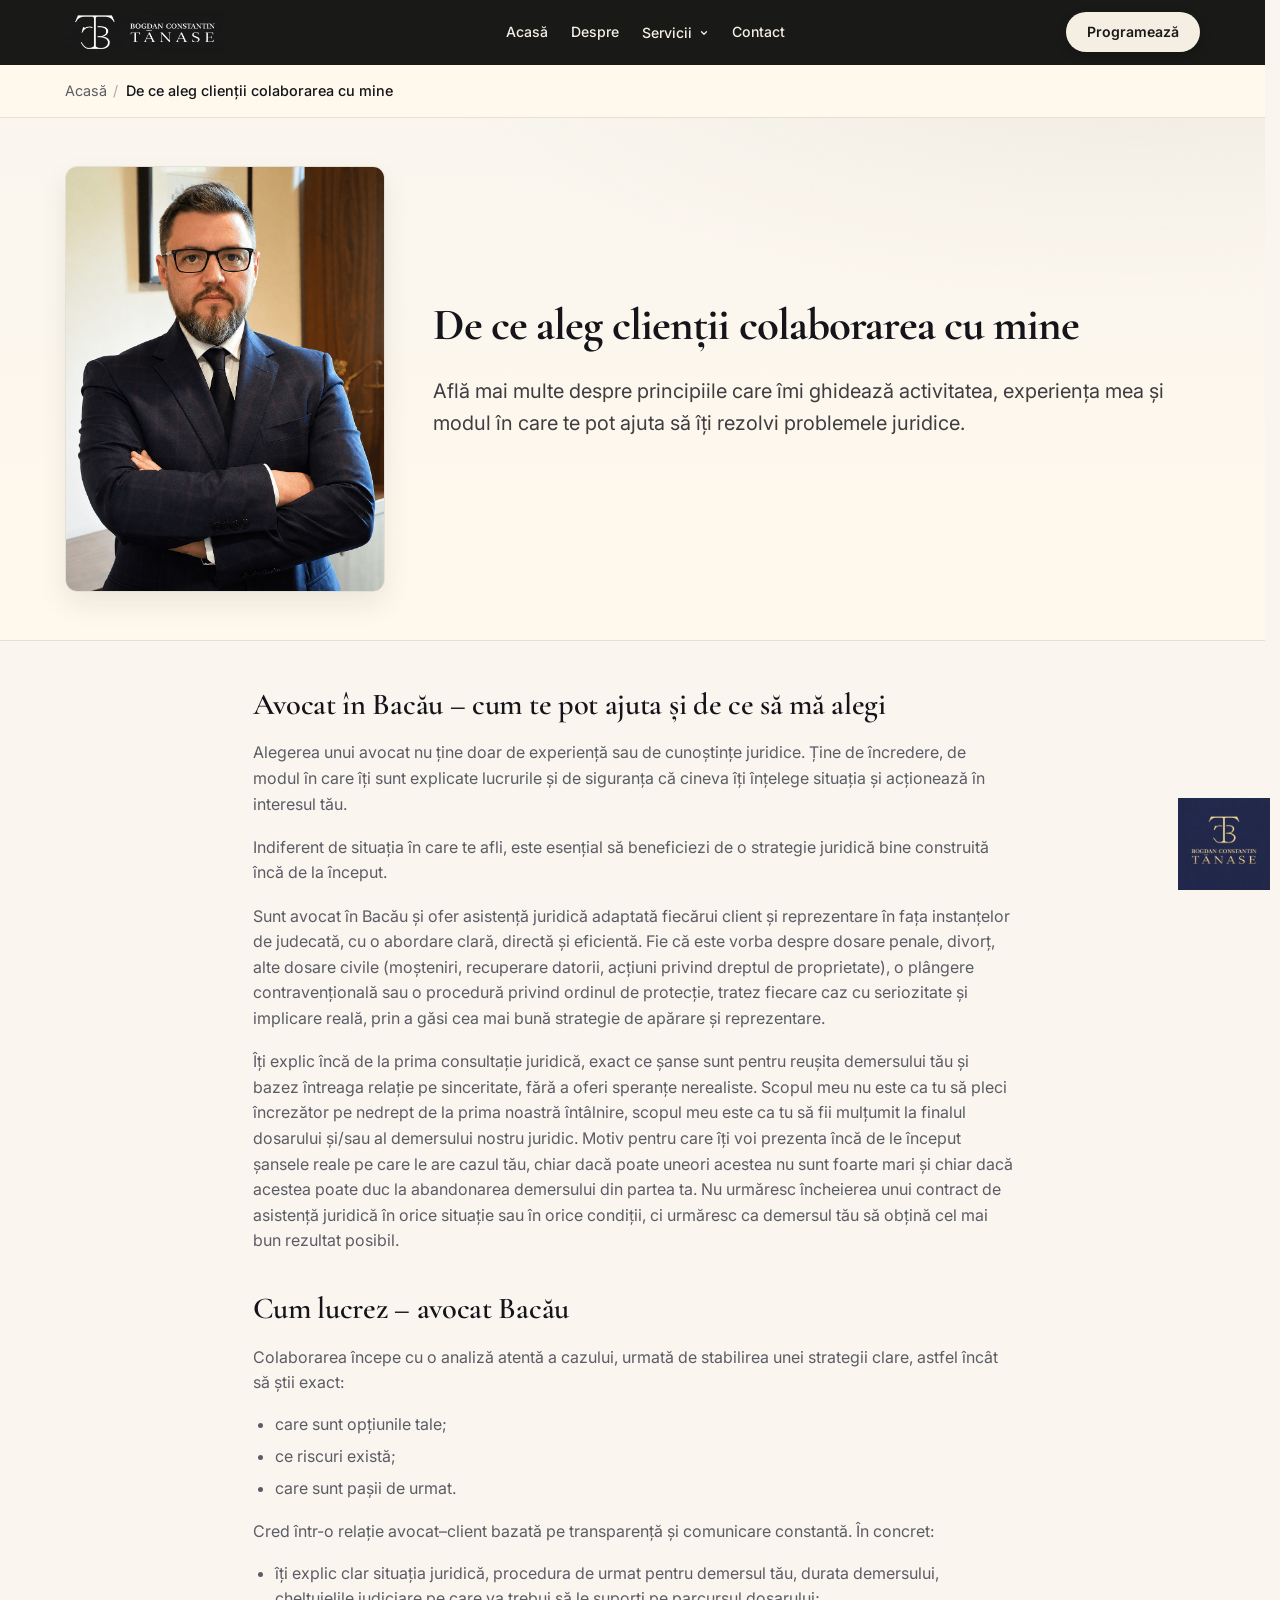
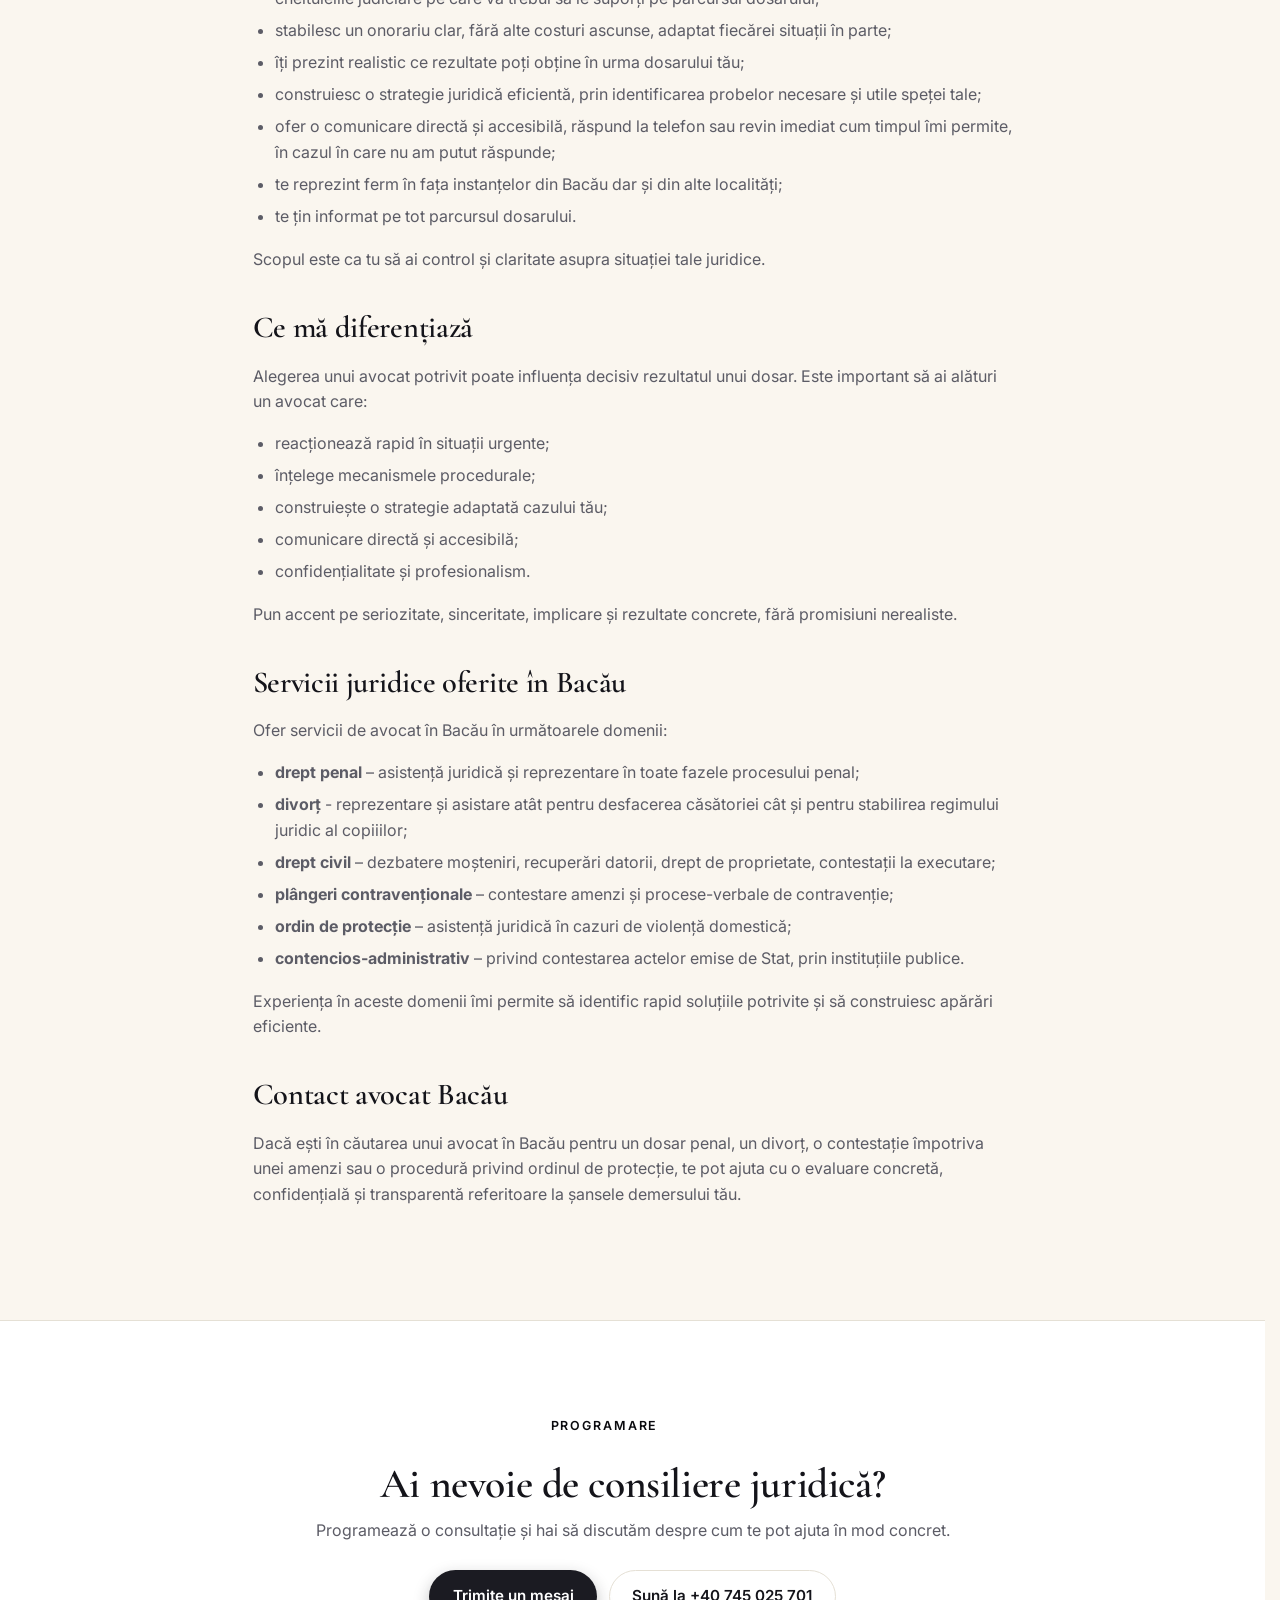
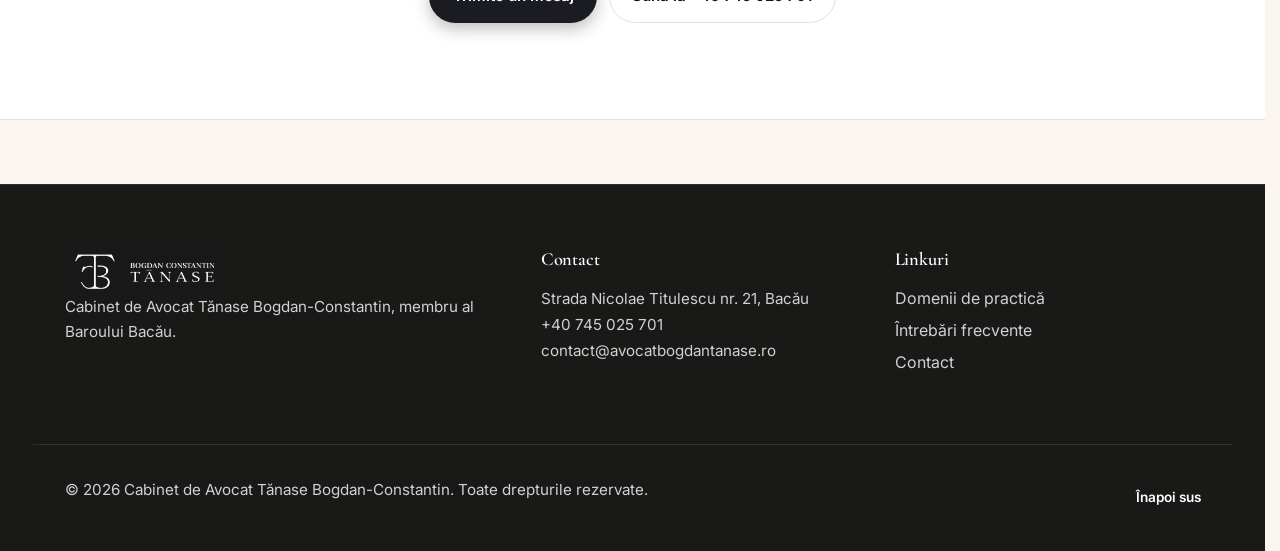
<file: despre-mine.html>
<!doctype html>
<html lang="ro">

<head>
  <meta charset="utf-8">
  <meta name="viewport" content="width=device-width, initial-scale=1, viewport-fit=cover">
  <meta name="theme-color" content="#191918">
  <meta name="color-scheme" content="light dark">

  <title>De ce aleg clienții colaborarea cu mine | Avocat Bogdan Tănase</title>
  <meta name="description"
    content="Află mai multe despre Bogdan Constantin Tănase, avocat în Bacău. Experiență, profesionalism și transparență în serviciile juridice oferite.">
  <meta name="keywords"
    content="avocat Bogdan Tănase, despre mine avocat Bacău, experiență avocat Bacău, de ce să mă alegi avocat">
  <meta name="author" content="Bogdan-Constantin Tănase">
  <meta name="robots" content="index, follow, max-image-preview:large">

  <link rel="canonical" href="https://www.avocatbogdantanase.ro/despre-mine.html">
  <link rel="alternate" hreflang="ro-RO" href="https://www.avocatbogdantanase.ro/despre-mine.html">
  <link rel="alternate" hreflang="x-default" href="https://www.avocatbogdantanase.ro/despre-mine.html">

  <link rel="icon" href="favicon.ico" sizes="any">
  <link rel="icon" type="image/png" href="assets/img/logo.png" sizes="any">
  <link rel="apple-touch-icon" href="assets/img/logo.png">
  <link rel="manifest" href="site.webmanifest">

  <meta property="og:type" content="article">
  <meta property="og:locale" content="ro_RO">
  <meta property="og:site_name" content="Avocat Bogdan Constantin Tănase">
  <meta property="og:title" content="De ce aleg clienții colaborarea cu mine | Avocat Bogdan Tănase">
  <meta property="og:description"
    content="Află mai multe despre Bogdan Constantin Tănase, avocat în Bacău. Experiență, profesionalism și transparență în serviciile juridice oferite.">
  <meta property="og:url" content="https://www.avocatbogdantanase.ro/despre-mine.html">
  <meta property="og:image" content="https://www.avocatbogdantanase.ro/assets/img/avocat-bogdan-tanase.png">

  <meta name="twitter:card" content="summary_large_image">
  <meta name="twitter:title" content="De ce aleg clienții colaborarea cu mine | Avocat Bogdan Tănase">
  <meta name="twitter:description" content="Află mai multe despre Bogdan Constantin Tănase, avocat în Bacău.">
  <meta name="twitter:image" content="https://www.avocatbogdantanase.ro/assets/img/avocat-bogdan-tanase.png">

  <link rel="preconnect" href="https://fonts.googleapis.com">
  <link rel="preconnect" href="https://fonts.gstatic.com" crossorigin>
  <link rel="stylesheet"
    href="https://fonts.googleapis.com/css2?family=Cormorant+Garamond:wght@500;600;700&family=Inter:wght@400;500;600;700&display=swap">
  <link rel="stylesheet" href="assets/css/styles.css">
</head>

<body>

  <a class="skip-link" href="#main">Sari la conținut</a>

  <div class="scroll-progress" aria-hidden="true"><span></span></div>

  <header class="site-header" id="top">
    <div class="container header-row">
      <a href="index.html" class="brand" aria-label="Avocat Bogdan Constantin Tănase, pagina principală">
        <img src="assets/img/logo.png" alt="Avocat divorț Bacău - Cabinet Bogdan Constantin Tănase" width="160"
          height="48" decoding="async" fetchpriority="high">
      </a>

      <nav class="nav-desktop" aria-label="Navigație principală">
        <ul>
          <li><a href="index.html">Acasă</a></li>
          <li><a href="index.html#despre">Despre</a></li>
          <li class="has-dropdown">
            <a href="index.html#domenii">
              Servicii
              <svg width="10" height="10" viewBox="0 0 24 24" fill="none" stroke="currentColor" stroke-width="3" stroke-linecap="round" stroke-linejoin="round" aria-hidden="true"><path d="M6 9l6 6 6-6"/></svg>
            </a>
            <ul class="dropdown">
              <li><a href="servicii/avocat-divort-bacau.html">Avocat divorț</a></li>
              <li><a href="servicii/divort-cu-copii-minori.html">Divorț cu minori</a></li>
              <li><a href="servicii/partaj-dupa-divort.html">Partaj după divorț</a></li>
              <li><a href="servicii/dosare-penale.html">Dosare penale</a></li>
              <li><a href="servicii/plangere-contraventionala.html">Plângere contravențională</a></li>
              <li><a href="servicii/ordin-de-protectie.html">Ordin de protecție</a></li>
              <li><a href="servicii/contencios-administrativ.html">Contencios administrativ</a></li>
              <li><a href="servicii/drept-civil.html">Drept civil</a></li>
            </ul>
          </li>
          <li><a href="index.html#contact">Contact</a></li>
        </ul>
      </nav>

      <a class="btn btn-primary header-cta" href="index.html#contact">Programează</a>

      <button class="menu-toggle" type="button" aria-label="Deschide meniul" aria-controls="mobile-menu"
        aria-expanded="false">
        <span></span><span></span><span></span>
      </button>
    </div>
  </header>

  <dialog id="mobile-menu" class="mobile-menu" aria-label="Meniu mobil">
    <div class="mobile-menu-inner">
      <button class="menu-close" type="button" aria-label="Închide meniul">
        <svg width="24" height="24" viewBox="0 0 24 24" aria-hidden="true">
          <path d="M6 6l12 12M18 6L6 18" fill="none" stroke="currentColor" stroke-width="2" stroke-linecap="round" />
        </svg>
      </button>
      <nav aria-label="Navigație mobilă">
        <ul>
          <li><a href="index.html" data-close>Acasă</a></li>
          <li><a href="index.html#despre" data-close>Despre</a></li>
          <li><a href="index.html#domenii" data-close>Domenii de practică</a></li>
          <li><a href="index.html#faq" data-close>Întrebări frecvente</a></li>
          <li><a href="index.html#contact" data-close>Contact</a></li>
        </ul>
      </nav>
    </div>
  </dialog>

  <main id="main">

    <nav class="breadcrumb" aria-label="Breadcrumb">
      <div class="container">
        <ol class="breadcrumb-list">
          <li><a href="index.html">Acasă</a></li>
          <li><span aria-current="page">De ce aleg clienții colaborarea cu mine</span></li>
        </ol>
      </div>
    </nav>

    <section class="page-hero about-hero">
      <div class="container about-hero-inner">
        <div class="about-hero-portrait">
          <img src="assets/img/homepage.png" alt="Portret Avocat Bogdan Constantin Tănase, cabinet de avocat în Bacău" width="360" height="480" class="about-hero-img" decoding="async" fetchpriority="high">
        </div>
        <div class="about-hero-content">
          <h1>De ce aleg clienții colaborarea cu mine</h1>
          <p class="lede">Află mai multe despre principiile care îmi ghidează activitatea, experiența mea și modul în care te pot ajuta să îți rezolvi problemele juridice.</p>
        </div>
      </div>
    </section>

    <section class="section">
      <div class="container">
        <div class="prose">
          <h2>Avocat în Bacău – cum te pot ajuta și de ce să mă alegi</h2>
          <p>Alegerea unui avocat nu ține doar de experiență sau de cunoștințe juridice. Ține de încredere, de modul în care îți sunt explicate lucrurile și de siguranța că cineva îți înțelege situația și acționează în interesul tău.</p>
          <p>Indiferent de situația în care te afli, este esențial să beneficiezi de o strategie juridică bine construită încă de la început.</p>
          <p>Sunt avocat în Bacău și ofer asistență juridică adaptată fiecărui client și reprezentare în fața instanțelor de judecată, cu o abordare clară, directă și eficientă. Fie că este vorba despre dosare penale, divorț, alte dosare civile (moșteniri, recuperare datorii, acțiuni privind dreptul de proprietate), o plângere contravențională sau o procedură privind ordinul de protecție, tratez fiecare caz cu seriozitate și implicare reală, prin a găsi cea mai bună strategie de apărare și reprezentare.</p>
          <p>Îți explic încă de la prima consultație juridică, exact ce șanse sunt pentru reușita demersului tău și bazez întreaga relație pe sinceritate, fără a oferi speranțe nerealiste. Scopul meu nu este ca tu să pleci încrezător pe nedrept de la prima noastră întâlnire, scopul meu este ca tu să fii mulțumit la finalul dosarului și/sau al demersului nostru juridic. Motiv pentru care îți voi prezenta încă de le început șansele reale pe care le are cazul tău, chiar dacă poate uneori acestea nu sunt foarte mari și chiar dacă acestea poate duc la abandonarea demersului din partea ta. Nu urmăresc încheierea unui contract de asistență juridică în orice situație sau în orice condiții, ci urmăresc ca demersul tău să obțină cel mai bun rezultat posibil.</p>

          <h2>Cum lucrez – avocat Bacău</h2>
          <p>Colaborarea începe cu o analiză atentă a cazului, urmată de stabilirea unei strategii clare, astfel încât
            să știi exact:</p>
          <ul>
            <li>care sunt opțiunile tale;</li>
            <li>ce riscuri există;</li>
            <li>care sunt pașii de urmat.</li>
          </ul>

          <p>Cred într-o relație avocat–client bazată pe transparență și comunicare constantă. În concret:</p>
          <ul>
            <li>îți explic clar situația juridică, procedura de urmat pentru demersul tău, durata demersului,
              cheltuielile judiciare pe care va trebui să le suporți pe parcursul dosarului;</li>
            <li>stabilesc un onorariu clar, fără alte costuri ascunse, adaptat fiecărei situații în parte;</li>
            <li>îți prezint realistic ce rezultate poți obține în urma dosarului tău;</li>
            <li>construiesc o strategie juridică eficientă, prin identificarea probelor necesare și utile speței tale;
            </li>
            <li>ofer o comunicare directă și accesibilă, răspund la telefon sau revin imediat cum timpul îmi permite, în
              cazul în care nu am putut răspunde;</li>
            <li>te reprezint ferm în fața instanțelor din Bacău dar și din alte localități;</li>
            <li>te țin informat pe tot parcursul dosarului.</li>
          </ul>
          <p>Scopul este ca tu să ai control și claritate asupra situației tale juridice.</p>

          <h2>Ce mă diferențiază</h2>
          <p>Alegerea unui avocat potrivit poate influența decisiv rezultatul unui dosar. Este important să ai alături
            un avocat care:</p>
          <ul>
            <li>reacționează rapid în situații urgente;</li>
            <li>înțelege mecanismele procedurale;</li>
            <li>construiește o strategie adaptată cazului tău;</li>
            <li>comunicare directă și accesibilă;</li>
            <li>confidențialitate și profesionalism.</li>
          </ul>
          <p>Pun accent pe seriozitate, sinceritate, implicare și rezultate concrete, fără promisiuni nerealiste.</p>

          <h2>Servicii juridice oferite în Bacău</h2>
          <p>Ofer servicii de avocat în Bacău în următoarele domenii:</p>
          <ul>
            <li><strong>drept penal</strong> – asistență juridică și reprezentare în toate fazele procesului penal;</li>
            <li><strong>divorț</strong> - reprezentare și asistare atât pentru desfacerea căsătoriei cât și pentru stabilirea regimului juridic al copiiilor;</li>
            <li><strong>drept civil</strong> – dezbatere moșteniri, recuperări datorii, drept de proprietate, contestații la executare;</li>
            <li><strong>plângeri contravenționale</strong> – contestare amenzi și procese-verbale de contravenție;</li>
            <li><strong>ordin de protecție</strong> – asistență juridică în cazuri de violență domestică;</li>
            <li><strong>contencios-administrativ</strong> – privind contestarea actelor emise de Stat, prin instituțiile publice.</li>
          </ul>
          <p>Experiența în aceste domenii îmi permite să identific rapid soluțiile potrivite și să construiesc apărări eficiente.</p>

          <h2>Contact avocat Bacău</h2>
          <p>Dacă ești în căutarea unui avocat în Bacău pentru un dosar penal, un divorț, o contestație împotriva unei amenzi sau o procedură privind ordinul de protecție, te pot ajuta cu o evaluare concretă, confidențială și transparentă referitoare la șansele demersului tău.</p>
        </div>
      </div>
    </section>

    <section class="section service-cta">
      <div class="container service-cta-inner">
        <p class="eyebrow">Programare</p>
        <h2>Ai nevoie de consiliere juridică?</h2>
        <p>Programează o consultație și hai să discutăm despre cum te pot ajuta în mod concret.</p>
        <div class="service-cta-actions">
          <a class="btn btn-primary" href="index.html#contact">Trimite un mesaj</a>
          <a class="btn btn-ghost" href="tel:+40745025701">Sună la +40 745 025 701</a>
        </div>
      </div>
    </section>

  <a class="floating-logo" href="index.html" aria-label="Acasă">
    <img src="assets/img/logo-monogram.png" alt="Monogramă Cabinet de Avocat Tănase" width="48" height="48" decoding="async">
  </a>

  <div class="fab-stack" aria-label="Acțiuni rapide">
    <a class="fab fab-whatsapp" href="https://wa.me/40745025701" target="_blank" rel="noopener"
      aria-label="Scrie pe WhatsApp">
      <svg width="22" height="22" viewBox="0 0 24 24" aria-hidden="true">
        <path
          d="M19.1 4.9A10 10 0 0 0 4.3 18.4L3 22l3.7-1.2a10 10 0 0 0 14.8-8.6 10 10 0 0 0-2.4-7.3zm-7 15.5a8.3 8.3 0 0 1-4.2-1.1l-.3-.2-2.2.7.7-2.1-.2-.3a8.3 8.3 0 1 1 6.2 3zm4.6-6.2c-.3-.1-1.5-.7-1.7-.8s-.4-.1-.6.1-.7.8-.8 1c-.2.1-.3.2-.6 0a6.8 6.8 0 0 1-2-1.2 7.6 7.6 0 0 1-1.4-1.7c-.1-.3 0-.4.1-.5l.4-.4.2-.4v-.4l-.7-1.7c-.2-.4-.4-.4-.6-.4h-.5a1 1 0 0 0-.7.3 3 3 0 0 0-.9 2.2c0 1.3 1 2.6 1.1 2.7s1.9 2.9 4.6 4.1c.6.3 1.1.4 1.5.6.6.2 1.2.2 1.6.1.5-.1 1.5-.6 1.7-1.2s.2-1.1.2-1.2-.2-.2-.5-.4z"
          fill="currentColor" />
      </svg>
    </a>
    <a class="fab fab-call" href="tel:+40745025701" aria-label="Sună la +40 745 025 701">
      <svg width="22" height="22" viewBox="0 0 24 24" aria-hidden="true">
        <path
          d="M6.6 10.8a15.1 15.1 0 0 0 6.6 6.6l2.2-2.2a1 1 0 0 1 1-.25 11.5 11.5 0 0 0 3.6.57 1 1 0 0 1 1 1V20a1 1 0 0 1-1 1A17 17 0 0 1 3 4a1 1 0 0 1 1-1h3.5a1 1 0 0 1 1 1 11.5 11.5 0 0 0 .57 3.6 1 1 0 0 1-.25 1L6.6 10.8z"
          fill="currentColor" />
      </svg>
    </a>
  </div>

  <footer class="site-footer">
    <div class="container footer-grid">
      <div>
        <img src="assets/img/logo-down-white.png" alt="Cabinet de Avocat Tănase Bogdan-Constantin" width="160" height="48" loading="lazy" decoding="async">
        <p>Cabinet de Avocat Tănase Bogdan-Constantin, membru al Baroului Bacău.</p>
      </div>
      <div>
        <h4>Contact</h4>
        <p>
          Strada Nicolae Titulescu nr. 21, Bacău<br>
          <a href="tel:+40745025701">+40 745 025 701</a><br>
          <a href="mailto:contact@avocatbogdantanase.ro">contact@avocatbogdantanase.ro</a>
        </p>
      </div>
      <div>
        <h4>Linkuri</h4>
        <ul class="footer-links">
          <li><a href="index.html#domenii">Domenii de practică</a></li>
          <li><a href="index.html#faq">Întrebări frecvente</a></li>
          <li><a href="index.html#contact">Contact</a></li>
        </ul>
      </div>
    </div>
    <div class="container footer-bottom">
      <p>&copy; <span id="year">2026</span> Cabinet de Avocat Tănase Bogdan-Constantin. Toate drepturile rezervate.</p>
      <a class="back-top" href="#hero">Înapoi sus</a>
    </div>
  </footer>

  <script type="module" src="assets/js/script.js" defer></script>
  <script>
    if ('serviceWorker' in navigator && location.protocol !== 'file:') {
      window.addEventListener('load', () => {
        navigator.serviceWorker.register('sw.js').catch(() => { });
      });
    }
  </script>
</body>

</html>
</file>
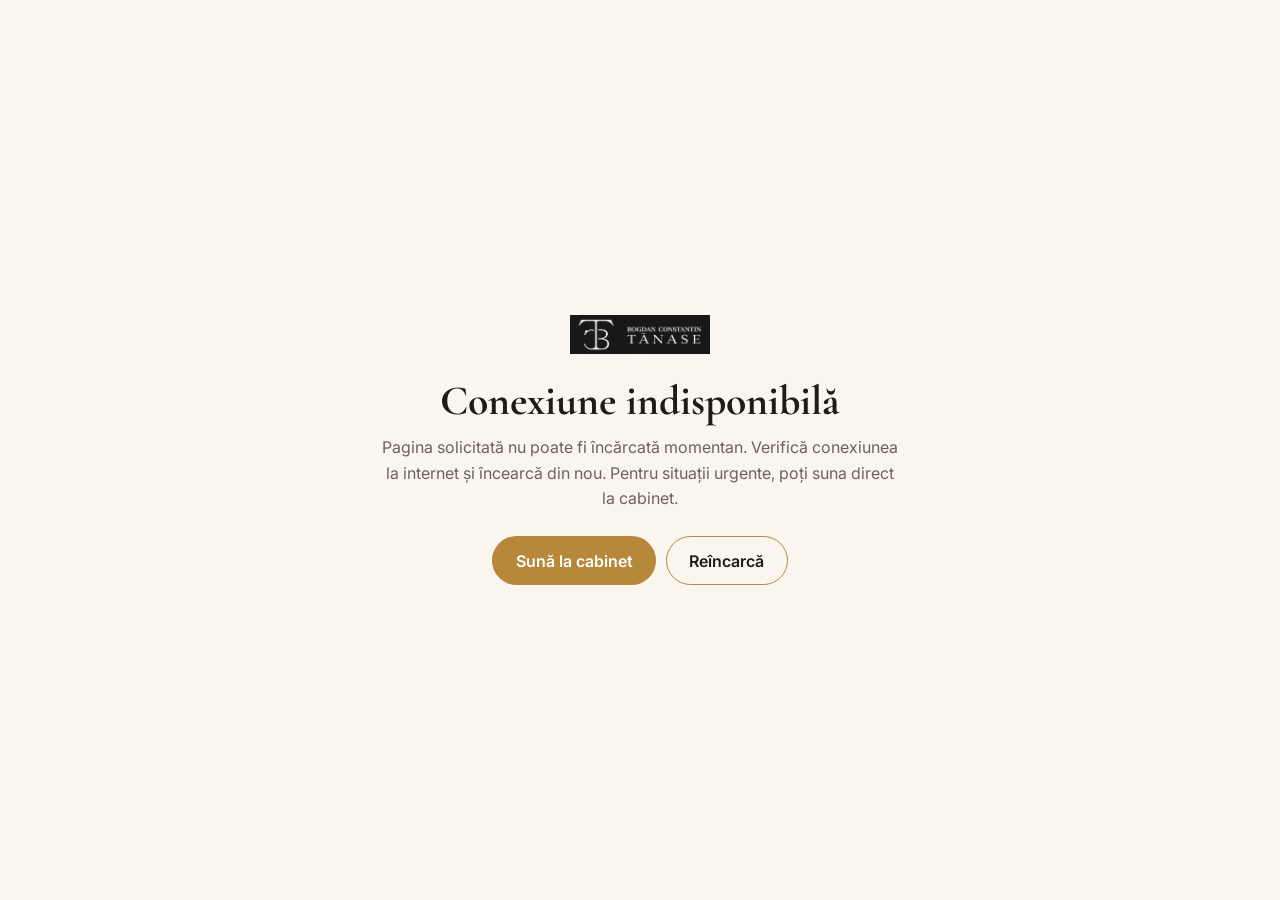
<file: offline.html>
<!doctype html>
<html lang="ro">
<head>
<meta charset="utf-8">
<meta name="viewport" content="width=device-width, initial-scale=1, viewport-fit=cover">
<meta name="theme-color" content="#FAF6EF">
<title>Conexiune offline | Avocat Bogdan Constantin Tănase</title>
<meta name="robots" content="noindex">
<link rel="icon" type="image/png" href="assets/img/logo.png">
<link rel="preconnect" href="https://fonts.googleapis.com">
<link rel="preconnect" href="https://fonts.gstatic.com" crossorigin>
<link rel="stylesheet" href="https://fonts.googleapis.com/css2?family=Cormorant+Garamond:wght@600;700&family=Inter:wght@400;500;600&display=swap">
<style>
  :root {
    --bg: #FAF6EF;
    --text: #1F1B16;
    --muted: #6B635A;
    --accent: #B7873A;
    --accent-strong: #8E6829;
  }
  @media (prefers-color-scheme: dark) {
    :root { --bg: #1A140E; --text: #F5EEDF; --muted: #C8BBA8; --accent: #D9A05B; --accent-strong: #B7873A; }
  }
  * { box-sizing: border-box; }
  body {
    margin: 0;
    min-height: 100svh;
    display: grid;
    place-items: center;
    padding: 2rem;
    font-family: "Inter", system-ui, sans-serif;
    color: var(--text);
    background: var(--bg);
    text-align: center;
  }
  .wrap { max-width: 520px; }
  img { width: 140px; height: auto; margin: 0 auto 1.5rem; display: block; }
  h1 {
    font-family: "Cormorant Garamond", Georgia, serif;
    font-size: clamp(1.8rem, 5vw, 2.6rem);
    margin: 0 0 0.6rem;
    line-height: 1.15;
    color: var(--text);
  }
  p { color: var(--muted); line-height: 1.6; margin: 0 0 1.5rem; }
  .actions { display: flex; gap: 0.6rem; flex-wrap: wrap; justify-content: center; }
  .btn {
    display: inline-flex;
    align-items: center;
    justify-content: center;
    min-height: 48px;
    padding: 0.85rem 1.4rem;
    border-radius: 999px;
    font-weight: 600;
    text-decoration: none;
    border: 1px solid transparent;
  }
  .btn-primary { background: var(--accent); color: #FFF; }
  .btn-primary:hover { background: var(--accent-strong); }
  .btn-ghost { background: transparent; color: var(--text); border-color: var(--accent); }
</style>
</head>
<body>
  <div class="wrap">
    <img src="assets/img/logo.png" alt="Logo Avocat Bogdan Constantin Tănase">
    <h1>Conexiune indisponibilă</h1>
    <p>Pagina solicitată nu poate fi încărcată momentan. Verifică conexiunea la internet și încearcă din nou. Pentru situații urgente, poți suna direct la cabinet.</p>
    <div class="actions">
      <a class="btn btn-primary" href="tel:+40745025701">Sună la cabinet</a>
      <a class="btn btn-ghost" href="./" onclick="location.reload(); return false;">Reîncarcă</a>
    </div>
  </div>
</body>
</html>
</file>
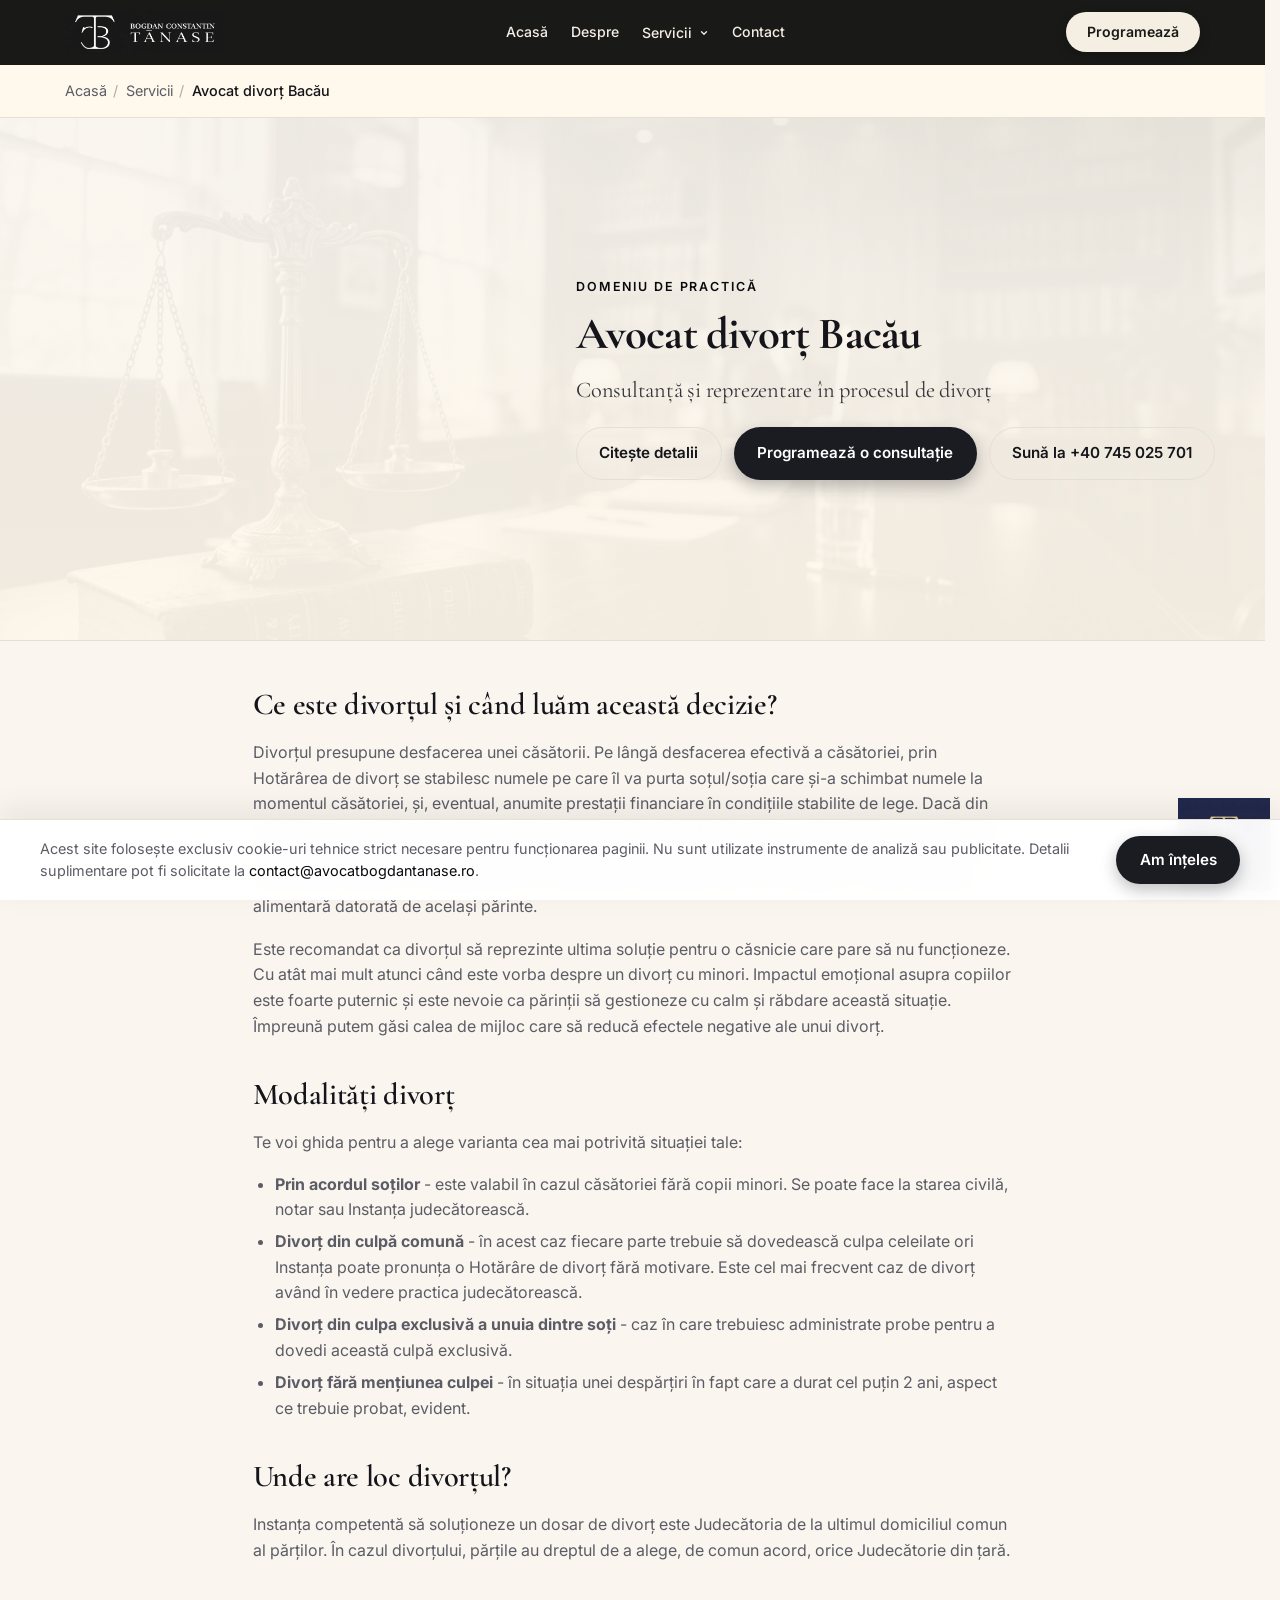
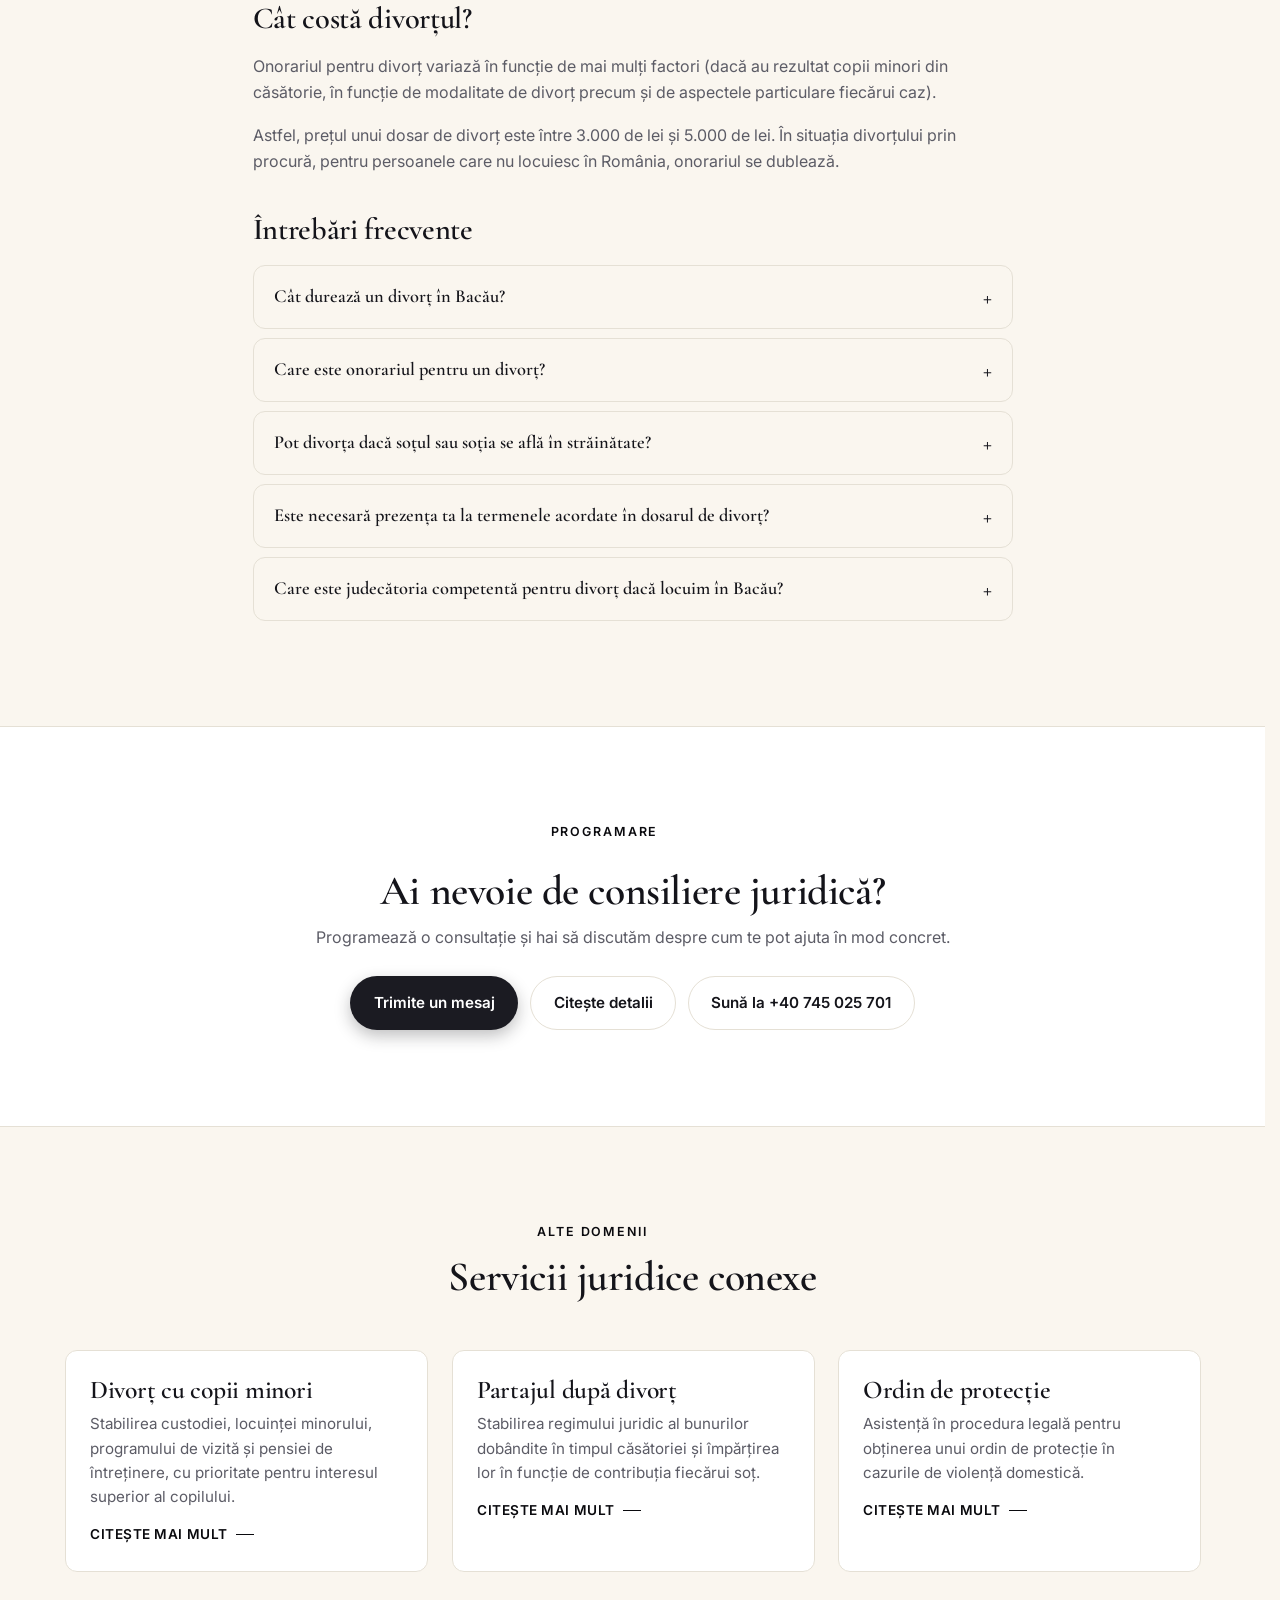
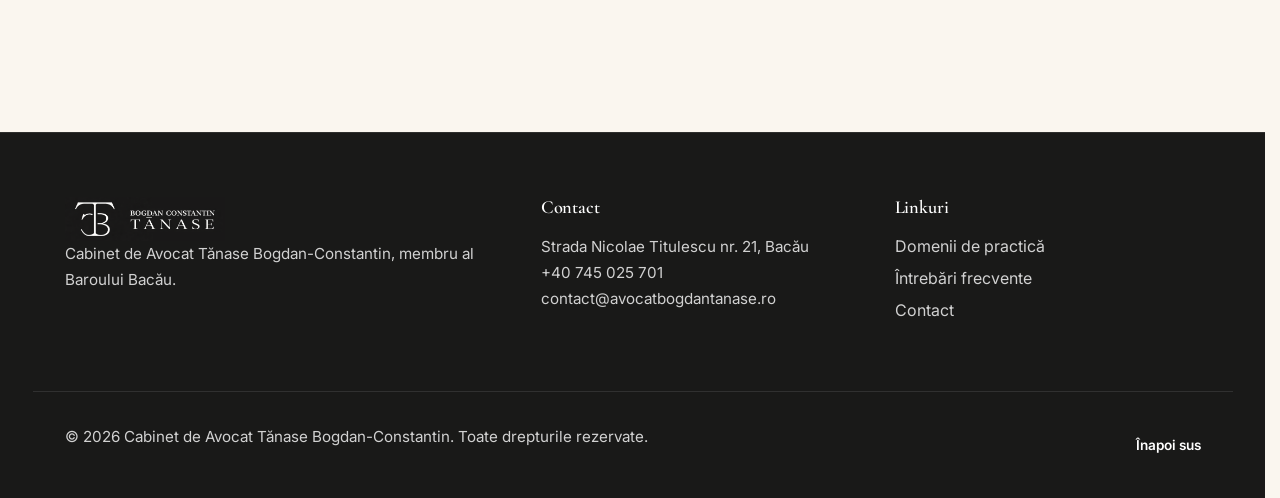
<file: servicii/avocat-divort-bacau.html>
<!doctype html>
<html lang="ro">

<head>
  <meta charset="utf-8">
  <meta name="viewport" content="width=device-width, initial-scale=1, viewport-fit=cover">
  <meta name="theme-color" content="#191918">
  <meta name="color-scheme" content="light dark">

  <title>Avocat divorț Bacău | Cabinet Av. Bogdan Tănase</title>
  <meta name="description"
    content="Avocat divorț în Bacău: divorț la primărie, notarial sau pe cale judiciară. Consultație și programare la +40 745 025 701.">
  <meta name="keywords"
    content="avocat divorț Bacău, divorț Bacău, divorț la primărie Bacău, divorț notarial Bacău, divorț pe cale judiciară Bacău, avocat dreptul familiei Bacău, divorț prin acord Bacău, cât costă un divorț Bacău, cât durează un divorț Bacău">
  <meta name="author" content="Bogdan-Constantin Tănase">
  <meta name="robots" content="index, follow, max-image-preview:large">
  <meta name="geo.region" content="RO-BC">
  <meta name="geo.placename" content="Bacău">

  <link rel="canonical" href="https://www.avocatbogdantanase.ro/servicii/avocat-divort-bacau.html">
  <link rel="alternate" hreflang="ro-RO" href="https://www.avocatbogdantanase.ro/servicii/avocat-divort-bacau.html">
  <link rel="alternate" hreflang="x-default" href="https://www.avocatbogdantanase.ro/servicii/avocat-divort-bacau.html">

  <link rel="icon" href="../favicon.ico" sizes="any">
  <link rel="icon" type="image/png" href="../assets/img/logo.png" sizes="any">
  <link rel="apple-touch-icon" href="../assets/img/logo.png">
  <link rel="manifest" href="../site.webmanifest">

  <meta property="og:type" content="article">
  <meta property="og:locale" content="ro_RO">
  <meta property="og:site_name" content="Avocat Bogdan Constantin Tănase">
  <meta property="og:title" content="Avocat divorț Bacău | Cabinet Av. Bogdan Tănase">
  <meta property="og:description"
    content="Avocat divorț în Bacău: la primărie, notarial sau judiciar. Consultație și programare la +40 745 025 701.">
  <meta property="og:url" content="https://www.avocatbogdantanase.ro/servicii/avocat-divort-bacau.html">
  <meta property="og:image" content="https://www.avocatbogdantanase.ro/assets/img/avocat-bogdan-tanase.png">

  <meta name="twitter:card" content="summary_large_image">
  <meta name="twitter:title" content="Avocat divorț Bacău | Cabinet Av. Bogdan Tănase">
  <meta name="twitter:description"
    content="Divorț la primărie, notarial sau judiciar în Bacău. Consultație: +40 745 025 701.">
  <meta name="twitter:image" content="https://www.avocatbogdantanase.ro/assets/img/avocat-bogdan-tanase.png">

  <link rel="preconnect" href="https://fonts.googleapis.com">
  <link rel="preconnect" href="https://fonts.gstatic.com" crossorigin>
  <link rel="stylesheet"
    href="https://fonts.googleapis.com/css2?family=Cormorant+Garamond:wght@500;600;700&family=Inter:wght@400;500;600;700&display=swap">
  <link rel="stylesheet" href="../assets/css/styles.css">

  <script type="application/ld+json">
{
  "@context": "https://schema.org",
  "@graph": [
    {
      "@type": "LegalService",
      "name": "Avocat divorț Bacău",
      "serviceType": "Divorț",
      "provider": { "@id": "https://www.avocatbogdantanase.ro/#attorney" },
      "areaServed": [
        { "@type": "City", "name": "Bacău" },
        { "@type": "AdministrativeArea", "name": "Județul Bacău" }
      ],
      "url": "https://www.avocatbogdantanase.ro/servicii/avocat-divort-bacau.html"
    },
    {
      "@type": "BreadcrumbList",
      "itemListElement": [
        { "@type": "ListItem", "position": 1, "name": "Acasă", "item": "https://www.avocatbogdantanase.ro/" },
        { "@type": "ListItem", "position": 2, "name": "Servicii", "item": "https://www.avocatbogdantanase.ro/#domenii" },
        { "@type": "ListItem", "position": 3, "name": "Avocat divorț Bacău", "item": "https://www.avocatbogdantanase.ro/servicii/avocat-divort-bacau.html" }
      ]
    },
    {
      "@type": "FAQPage",
      "mainEntity": [
        { "@type": "Question", "name": "Cât durează un divorț în Bacău?", "acceptedAnswer": { "@type": "Answer", "text": "Un divorț prin acord, la primărie sau la notar, durează între 30 și 60 de zile (există un termen legal de reflecție). Un divorț pe cale judiciară la Judecătoria Bacău durează de obicei între 4 și 12 luni, în funcție de complexitate, prezența copiilor minori și aspectele de partaj." } },
        { "@type": "Question", "name": "Cât costă un avocat de divorț în Bacău?", "acceptedAnswer": { "@type": "Answer", "text": "Onorariul pentru un avocat de divorț în Bacău se stabilește în funcție de calea aleasă (primărie, notar, instanță), de existența copiilor minori și de complexitatea cauzei. Discutăm transparent valoarea la prima întâlnire, înainte de semnarea contractului de asistență juridică." } },
        { "@type": "Question", "name": "Ce diferență este între divorțul la primărie, la notar și la judecătorie?", "acceptedAnswer": { "@type": "Answer", "text": "La primărie se poate face doar divorțul prin acord, fără copii minori și după 30 de zile de la depunerea cererii. La notar este permis și cu copii minori, prin acord, după aceeași perioadă. La judecătorie se ajunge când nu există acord între soți sau când există elemente care depășesc procedura administrativă: violență, partaj contestat, custodie disputată." } },
        { "@type": "Question", "name": "Pot divorța dacă soțul sau soția este în străinătate?", "acceptedAnswer": { "@type": "Answer", "text": "Da. Divorțul se poate desfășura în România chiar dacă unul dintre soți locuiește în străinătate. Se poate da o procură specială unui avocat sau se poate participa prin videoconferință acolo unde instanța o încuviințează. Soluția exactă depinde de domiciliile soților și de existența copiilor minori." } },
        { "@type": "Question", "name": "Ce acte îmi trebuie pentru un divorț la primărie în Bacău?", "acceptedAnswer": { "@type": "Answer", "text": "Pentru divorțul la primărie aveți nevoie de cărțile de identitate ale soților, certificatul de căsătorie în original și copie, cerere comună depusă personal la ofițerul de stare civilă și, după caz, declarații pe propria răspundere. Dacă există un act de proprietate comun sau alte aspecte de partaj, acestea se rezolvă separat la notar sau în instanță." } },
        { "@type": "Question", "name": "Se poate face divorțul fără ca eu să mă prezint la fiecare termen?", "acceptedAnswer": { "@type": "Answer", "text": "Da, dacă alegeți reprezentarea prin avocat. Pentru divorțul pe cale judiciară este necesară prezența personală cel puțin la primul termen, după care reprezentarea se poate face exclusiv prin avocat, conform Codului de procedură civilă. Excepțiile țin de divorțul prin acord, unde acordul se exprimă personal." } },
        { "@type": "Question", "name": "Care este judecătoria competentă pentru divorț dacă locuim în Bacău?", "acceptedAnswer": { "@type": "Answer", "text": "Pentru cuplurile cu domiciliul în municipiul Bacău, judecătoria competentă este Judecătoria Bacău. Pentru localitățile din județ se aplică criteriul ultimei locuințe comune sau, după caz, al domiciliului pârâtului. Soluția exactă se stabilește în funcție de elementele concrete ale dosarului." } }
      ]
    }
  ]
}
</script>
</head>

<body>

  <a class="skip-link" href="#main">Sari la conținut</a>

  <div class="scroll-progress" aria-hidden="true"><span></span></div>

  <header class="site-header" id="top">
    <div class="container header-row">
      <a href="../index.html" class="brand" aria-label="Avocat Bogdan Constantin Tănase, pagina principală">
        <img src="../assets/img/logo.png" alt="Avocat divorț Bacău - Cabinet Bogdan Constantin Tănase" width="160"
          height="48" decoding="async" fetchpriority="high">
      </a>

      <nav class="nav-desktop" aria-label="Navigație principală">
        <ul>
          <li><a href="../index.html">Acasă</a></li>
          <li><a href="../index.html#despre">Despre</a></li>
          <li class="has-dropdown">
            <a href="../index.html#domenii">
              Servicii
              <svg width="10" height="10" viewBox="0 0 24 24" fill="none" stroke="currentColor" stroke-width="3" stroke-linecap="round" stroke-linejoin="round" aria-hidden="true"><path d="M6 9l6 6 6-6"/></svg>
            </a>
            <ul class="dropdown">
              <li><a href="avocat-divort-bacau.html">Avocat divorț</a></li>
              <li><a href="divort-cu-copii-minori.html">Divorț cu minori</a></li>
              <li><a href="partaj-dupa-divort.html">Partaj după divorț</a></li>
              <li><a href="dosare-penale.html">Dosare penale</a></li>
              <li><a href="plangere-contraventionala.html">Plângere contravențională</a></li>
              <li><a href="ordin-de-protectie.html">Ordin de protecție</a></li>
              <li><a href="contencios-administrativ.html">Contencios administrativ</a></li>
              <li><a href="drept-civil.html">Drept civil</a></li>
            </ul>
          </li>
          <li><a href="../index.html#contact">Contact</a></li>
        </ul>
      </nav>

      <a class="btn btn-primary header-cta" href="../index.html#contact">Programează</a>

      <button class="menu-toggle" type="button" aria-label="Deschide meniul" aria-controls="mobile-menu"
        aria-expanded="false">
        <span></span><span></span><span></span>
      </button>
    </div>
  </header>

  <dialog id="mobile-menu" class="mobile-menu" aria-label="Meniu mobil">
    <div class="mobile-menu-inner">
      <button class="menu-close" type="button" aria-label="Închide meniul">
        <svg width="24" height="24" viewBox="0 0 24 24" aria-hidden="true">
          <path d="M6 6l12 12M18 6L6 18" fill="none" stroke="currentColor" stroke-width="2" stroke-linecap="round" />
        </svg>
      </button>
      <nav aria-label="Navigație mobilă">
        <ul>
          <li><a href="../index.html" data-close>Acasă</a></li>
          <li><a href="../index.html#despre" data-close>Despre</a></li>
          <li><a href="../index.html#domenii" data-close>Domenii de practică</a></li>
          <li><a href="../index.html#faq" data-close>Întrebări frecvente</a></li>
          <li><a href="../index.html#contact" data-close>Contact</a></li>
        </ul>
      </nav>
      
    </div>
  </dialog>

  <main id="main">

    <nav class="breadcrumb" aria-label="Breadcrumb">
      <div class="container">
        <ol class="breadcrumb-list">
          <li><a href="../index.html">Acasă</a></li>
          <li><a href="../index.html#domenii">Servicii</a></li>
          <li><span aria-current="page">Avocat divorț Bacău</span></li>
        </ol>
      </div>
    </nav>

    <section class="page-hero">
      <div class="container page-hero-inner">
        <p class="eyebrow">Domeniu de practică</p>
        <h1>
          Avocat divorț Bacău
          <span>Consultanță și reprezentare în procesul de divorț</span>
        </h1>
        <div class="page-hero-cta">
          <a class="btn btn-ghost" href="#detalii">Citește detalii</a>
          <a class="btn btn-primary" href="../index.html#contact">Programează o consultație</a>
          
          <a class="btn btn-ghost" href="tel:+40745025701">Sună la +40 745 025 701</a>
        </div>
      </div>
    </section>

    <section class="section" id="detalii">
      <div class="container">
        <div class="prose">
          <h2>Ce este divorțul și când luăm această decizie?</h2>
          <p>Divorțul presupune desfacerea unei căsătorii. Pe lângă desfacerea efectivă a căsătoriei, prin Hotărârea de
            divorț se stabilesc numele pe care îl va purta soțul/soția care și-a schimbat numele la momentul căsătoriei,
            și, eventual, anumite prestații financiare în condițiile stabilite de lege. Dacă din căsătorie au rezultat
            copii minori, atunci Instanța este obligată (din oficiu, dacă părțile nu au solicitat) să stabilească
            regimul juridic al minorilor. Regimul juridic presupune stabilirea autorității părintești, a domiciliului
            acestora, a programului de vizită pentru părintele care nu locuiește cu copiii și pensia alimentară datorată
            de același părinte.</p>
          <p>Este recomandat ca divorțul să reprezinte ultima soluție pentru o căsnicie care pare să nu funcționeze. Cu
            atât mai mult atunci când este vorba despre un divorț cu minori. Impactul emoțional asupra copiilor este
            foarte puternic și este nevoie ca părinții să gestioneze cu calm și răbdare această situație. Împreună putem
            găsi calea de mijloc care să reducă efectele negative ale unui divorț.</p>

          <h2>Modalități divorț</h2>
          <p>Te voi ghida pentru a alege varianta cea mai potrivită situației tale:</p>
          <ul>
            <li><strong>Prin acordul soților</strong> - este valabil în cazul căsătoriei fără copii minori. Se poate
              face la starea civilă, notar sau Instanța judecătorească.</li>
            <li><strong>Divorț din culpă comună</strong> - în acest caz fiecare parte trebuie să dovedească culpa
              celeilate ori Instanța poate pronunța o Hotărâre de divorț fără motivare. Este cel mai frecvent caz de
              divorț având în vedere practica judecătorească.</li>
            <li><strong>Divorț din culpa exclusivă a unuia dintre soți</strong> - caz în care trebuiesc administrate
              probe pentru a dovedi această culpă exclusivă.</li>
            <li><strong>Divorț fără mențiunea culpei</strong> - în situația unei despărțiri în fapt care a durat cel
              puțin 2 ani, aspect ce trebuie probat, evident.</li>
          </ul>

          <h2>Unde are loc divorțul?</h2>
          <p>Instanța competentă să soluționeze un dosar de divorț este Judecătoria de la ultimul domiciliul comun al
            părților. În cazul divorțului, părțile au dreptul de a alege, de comun acord, orice Judecătorie din țară.
          </p>

          <h2>Cât costă divorțul?</h2>
          <p>Onorariul pentru divorț variază în funcție de mai mulți factori (dacă au rezultat copii minori din
            căsătorie, în funcție de modalitate de divorț precum și de aspectele particulare fiecărui caz).</p>
          <p>Astfel, prețul unui dosar de divorț este între 3.000 de lei și 5.000 de lei. În situația divorțului prin
            procură, pentru persoanele care nu locuiesc în România, onorariul se dublează.</p>

          <h2>Întrebări frecvente</h2>
          <div class="faq-list">
            <details>
              <summary>Cât durează un divorț în Bacău?</summary>
              <p>La Instanța de judecată, divorțul durează in jur de 12 luni pentru judecata pe fond, dar poate dura și
                mai mult decât atât.</p>
            </details>
            <details>
              <summary>Care este onorariul pentru un divorț?</summary>
              <p>Onorariul pentru divorț variază în funcție de mai mulți factori (dacă au rezultat copii minori din
                căsătorie, în funcție de modalitate de divorț precum și de aspectele particulare fiecărui caz).</p>
              <p>Astfel, prețul unui dosar de divorț este între 3.000 de lei și 5.000 de lei. În situația divorțului
                prin procură, pentru persoanele care nu locuiesc în România, onorariul se dublează.</p>
            </details>
            <details>
              <summary>Pot divorța dacă soțul sau soția se află în străinătate?</summary>
              <p>Da, în acest caz trebuie întocmită o procură notarială (care se poate face la consulat sau ambasadă) pe
                numele meu, împreună cu acte doveditoare ale domiciliul din străinătate.</p>
            </details>
            <details>
              <summary>Este necesară prezența ta la termenele acordate în dosarul de divorț?</summary>
              <p>Da, cel puțin în calitate de reclamant, prezența este obligatorie la termenele de judecată, cu excepția
                situației în care ai domiciliul în străinătate, caz în care este nevoie de procură specială de
                reprezentare însoțită de acte doveditoare ale domiciliului.</p>
            </details>
            <details>
              <summary>Care este judecătoria competentă pentru divorț dacă locuim în Bacău?</summary>
              <p>Pentru cuplurile cu domiciliul în municipiul Bacău, judecătoria competentă este Judecătoria Bacău.
                Pentru localitățile din județ se aplică criteriul ultimei locuințe comune sau, după caz, al domiciliului
                pârâtului. Soluția exactă se stabilește în funcție de elementele concrete ale dosarului.</p>
            </details>
          </div>
        </div>
      </div>
    </section>

    <section class="section service-cta">
      <div class="container service-cta-inner">
        <p class="eyebrow">Programare</p>
        <h2>Ai nevoie de consiliere juridică?</h2>
        <p>Programează o consultație și hai să discutăm despre cum te pot ajuta în mod concret.</p>
        <div class="service-cta-actions">
          <a class="btn btn-primary" href="../index.html#contact">Trimite un mesaj</a>
          <a class="btn btn-ghost" href="#detalii">Citește detalii</a>
          <a class="btn btn-ghost" href="tel:+40745025701">Sună la +40 745 025 701</a>
        </div>
      </div>
    </section>

    <section class="section">
      <div class="container">
        <header class="section-head">
          <p class="eyebrow">Alte domenii</p>
          <h2>Servicii juridice conexe</h2>
        </header>
        <div class="cards" role="list">
          <article class="card" role="listitem">
            <h3><a class="card-stretched" href="divort-cu-copii-minori.html">Divorț cu copii minori</a></h3>
            <p>Stabilirea custodiei, locuinței minorului, programului de vizită și pensiei de întreținere, cu prioritate
              pentru interesul superior al copilului.</p>
            <span class="card-link" aria-hidden="true">Citește mai mult</span>
          </article>
          <article class="card" role="listitem">
            <h3><a class="card-stretched" href="partaj-dupa-divort.html">Partajul după divorț</a></h3>
            <p>Stabilirea regimului juridic al bunurilor dobândite în timpul căsătoriei și împărțirea lor în funcție de
              contribuția fiecărui soț.</p>
            <span class="card-link" aria-hidden="true">Citește mai mult</span>
          </article>
          <article class="card" role="listitem">
            <h3><a class="card-stretched" href="ordin-de-protectie.html">Ordin de protecție</a></h3>
            <p>Asistență în procedura legală pentru obținerea unui ordin de protecție în cazurile de violență domestică.
            </p>
            <span class="card-link" aria-hidden="true">Citește mai mult</span>
          </article>
        </div>
      </div>
    </section>

  </main>

  <a class="floating-logo" href="../index.html" aria-label="Acasă">
    <img src="../assets/img/logo-monogram.png" alt="Monogramă Cabinet de Avocat Tănase" width="48" height="48" decoding="async">
  </a>

  <div class="fab-stack" aria-label="Acțiuni rapide">
    <a class="fab fab-whatsapp" href="https://wa.me/40745025701" target="_blank" rel="noopener"
      aria-label="Scrie pe WhatsApp">
      <svg width="22" height="22" viewBox="0 0 24 24" aria-hidden="true">
        <path
          d="M19.1 4.9A10 10 0 0 0 4.3 18.4L3 22l3.7-1.2a10 10 0 0 0 14.8-8.6 10 10 0 0 0-2.4-7.3zm-7 15.5a8.3 8.3 0 0 1-4.2-1.1l-.3-.2-2.2.7.7-2.1-.2-.3a8.3 8.3 0 1 1 6.2 3zm4.6-6.2c-.3-.1-1.5-.7-1.7-.8s-.4-.1-.6.1-.7.8-.8 1c-.2.1-.3.2-.6 0a6.8 6.8 0 0 1-2-1.2 7.6 7.6 0 0 1-1.4-1.7c-.1-.3 0-.4.1-.5l.4-.4.2-.4v-.4l-.7-1.7c-.2-.4-.4-.4-.6-.4h-.5a1 1 0 0 0-.7.3 3 3 0 0 0-.9 2.2c0 1.3 1 2.6 1.1 2.7s1.9 2.9 4.6 4.1c.6.3 1.1.4 1.5.6.6.2 1.2.2 1.6.1.5-.1 1.5-.6 1.7-1.2s.2-1.1.2-1.2-.2-.2-.5-.4z"
          fill="currentColor" />
      </svg>
    </a>
    <a class="fab fab-call" href="tel:+40745025701" aria-label="Sună la +40 745 025 701">
      <svg width="22" height="22" viewBox="0 0 24 24" aria-hidden="true">
        <path
          d="M6.6 10.8a15.1 15.1 0 0 0 6.6 6.6l2.2-2.2a1 1 0 0 1 1-.25 11.5 11.5 0 0 0 3.6.57 1 1 0 0 1 1 1V20a1 1 0 0 1-1 1A17 17 0 0 1 3 4a1 1 0 0 1 1-1h3.5a1 1 0 0 1 1 1 11.5 11.5 0 0 0 .57 3.6 1 1 0 0 1-.25 1L6.6 10.8z"
          fill="currentColor" />
      </svg>
    </a>
  </div>

  <aside class="cookie-banner" id="cookie-banner" role="region" aria-label="Notificare cookie-uri" hidden>
    <div class="cookie-inner">
      <p>
        Acest site folosește exclusiv cookie-uri tehnice strict necesare pentru funcționarea paginii.
        Nu sunt utilizate instrumente de analiză sau publicitate. Detalii suplimentare pot fi solicitate la
        <a href="mailto:contact@avocatbogdantanase.ro">contact@avocatbogdantanase.ro</a>.
      </p>
      <div class="cookie-actions">
        <button class="btn btn-primary" type="button" data-cookie-accept>Am înțeles</button>
      </div>
    </div>
  </aside>

  <footer class="site-footer">
    <div class="container footer-grid">
      <div>
        <img src="../assets/img/logo-down-white.png" alt="Cabinet de Avocat Tănase Bogdan-Constantin" width="160" height="48" loading="lazy" decoding="async">
        <p>Cabinet de Avocat Tănase Bogdan-Constantin, membru al Baroului Bacău.</p>
      </div>
      <div>
        <h4>Contact</h4>
        <p>
          Strada Nicolae Titulescu nr. 21, Bacău<br>
          <a href="tel:+40745025701">+40 745 025 701</a><br>
          <a href="mailto:contact@avocatbogdantanase.ro">contact@avocatbogdantanase.ro</a>
        </p>
      </div>
      <div>
        <h4>Linkuri</h4>
        <ul class="footer-links">
          <li><a href="../index.html#domenii">Domenii de practică</a></li>
          <li><a href="../index.html#faq">Întrebări frecvente</a></li>
          <li><a href="../index.html#contact">Contact</a></li>
        </ul>
      </div>
    </div>
    <div class="container footer-bottom">
      <p>&copy; <span id="year">2026</span> Cabinet de Avocat Tănase Bogdan-Constantin. Toate drepturile rezervate.</p>
      <a class="back-top" href="#main">Înapoi sus</a>
    </div>
  </footer>

  <script type="module" src="../assets/js/script.js" defer></script>
  <script>
    if ('serviceWorker' in navigator && location.protocol !== 'file:') {
      window.addEventListener('load', () => {
        navigator.serviceWorker.register('../sw.js').catch(() => { });
      });
    }
  </script>
</body>

</html>
</file>
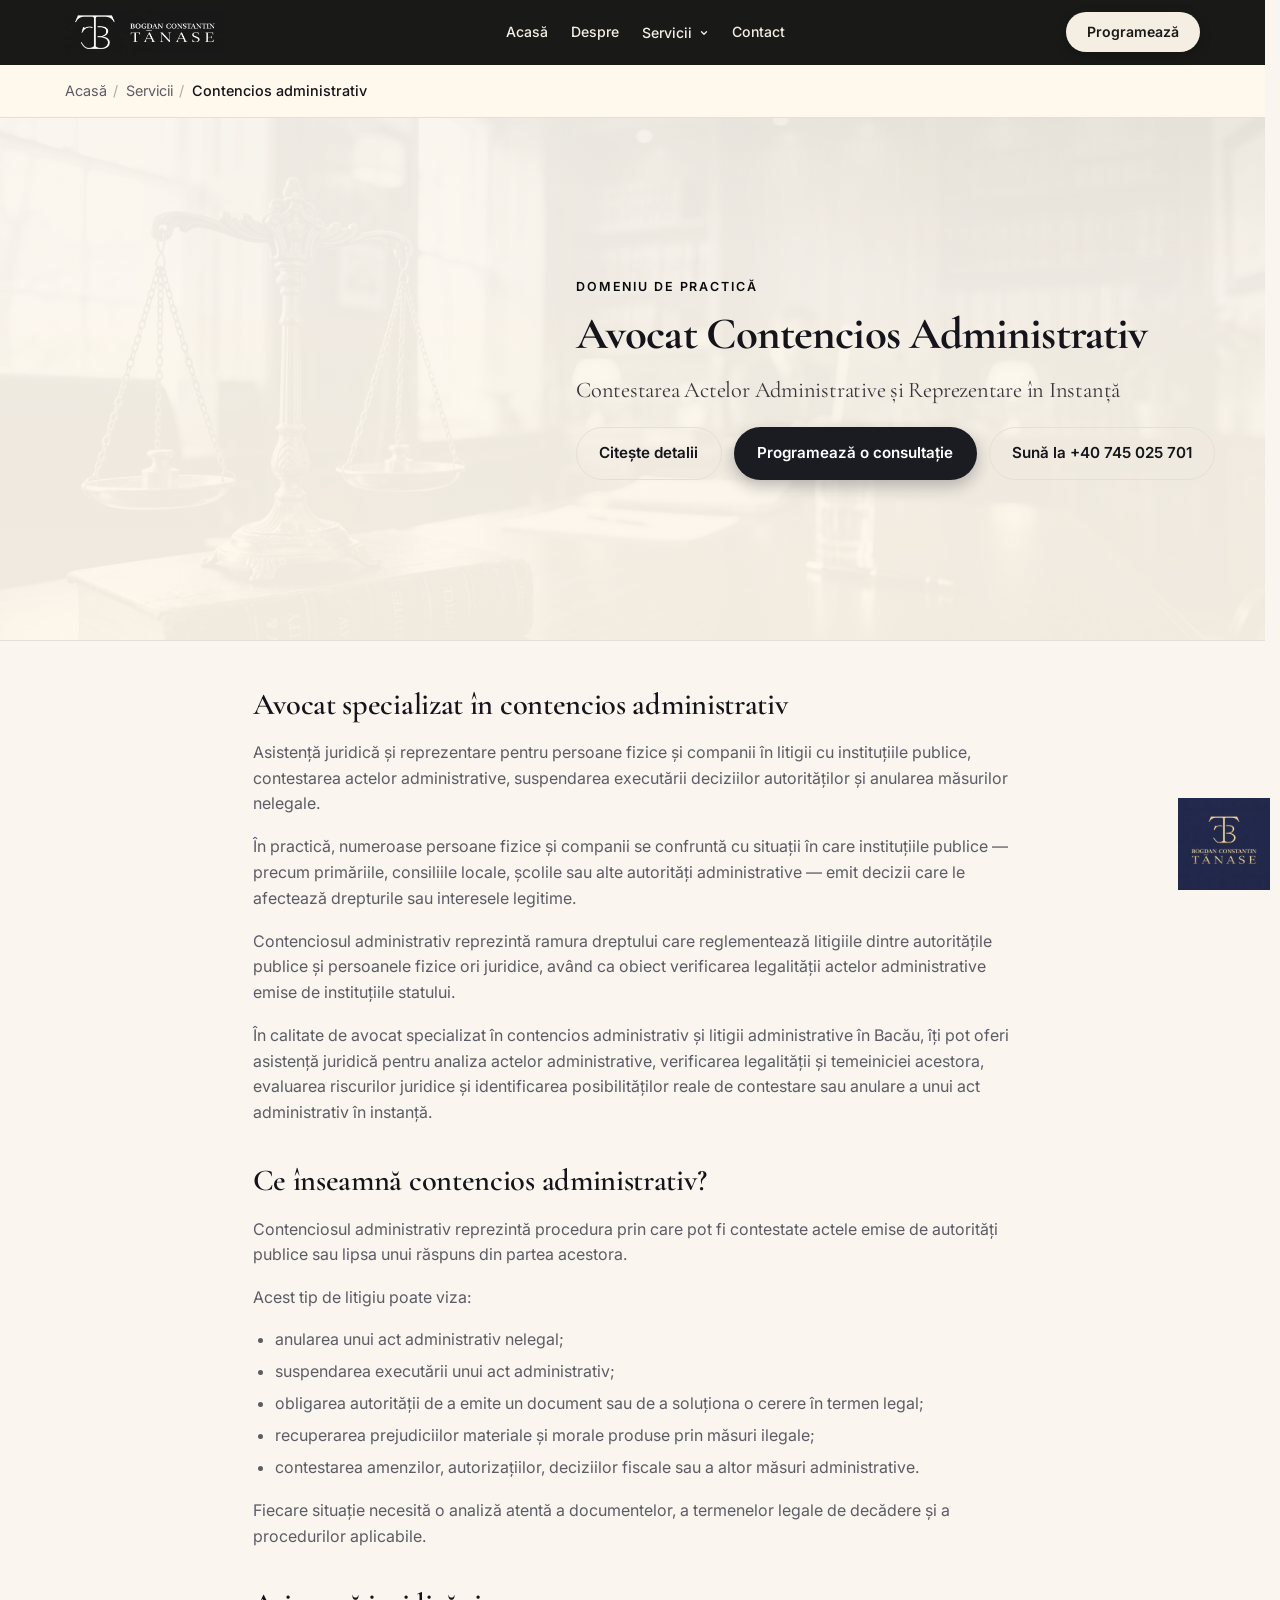
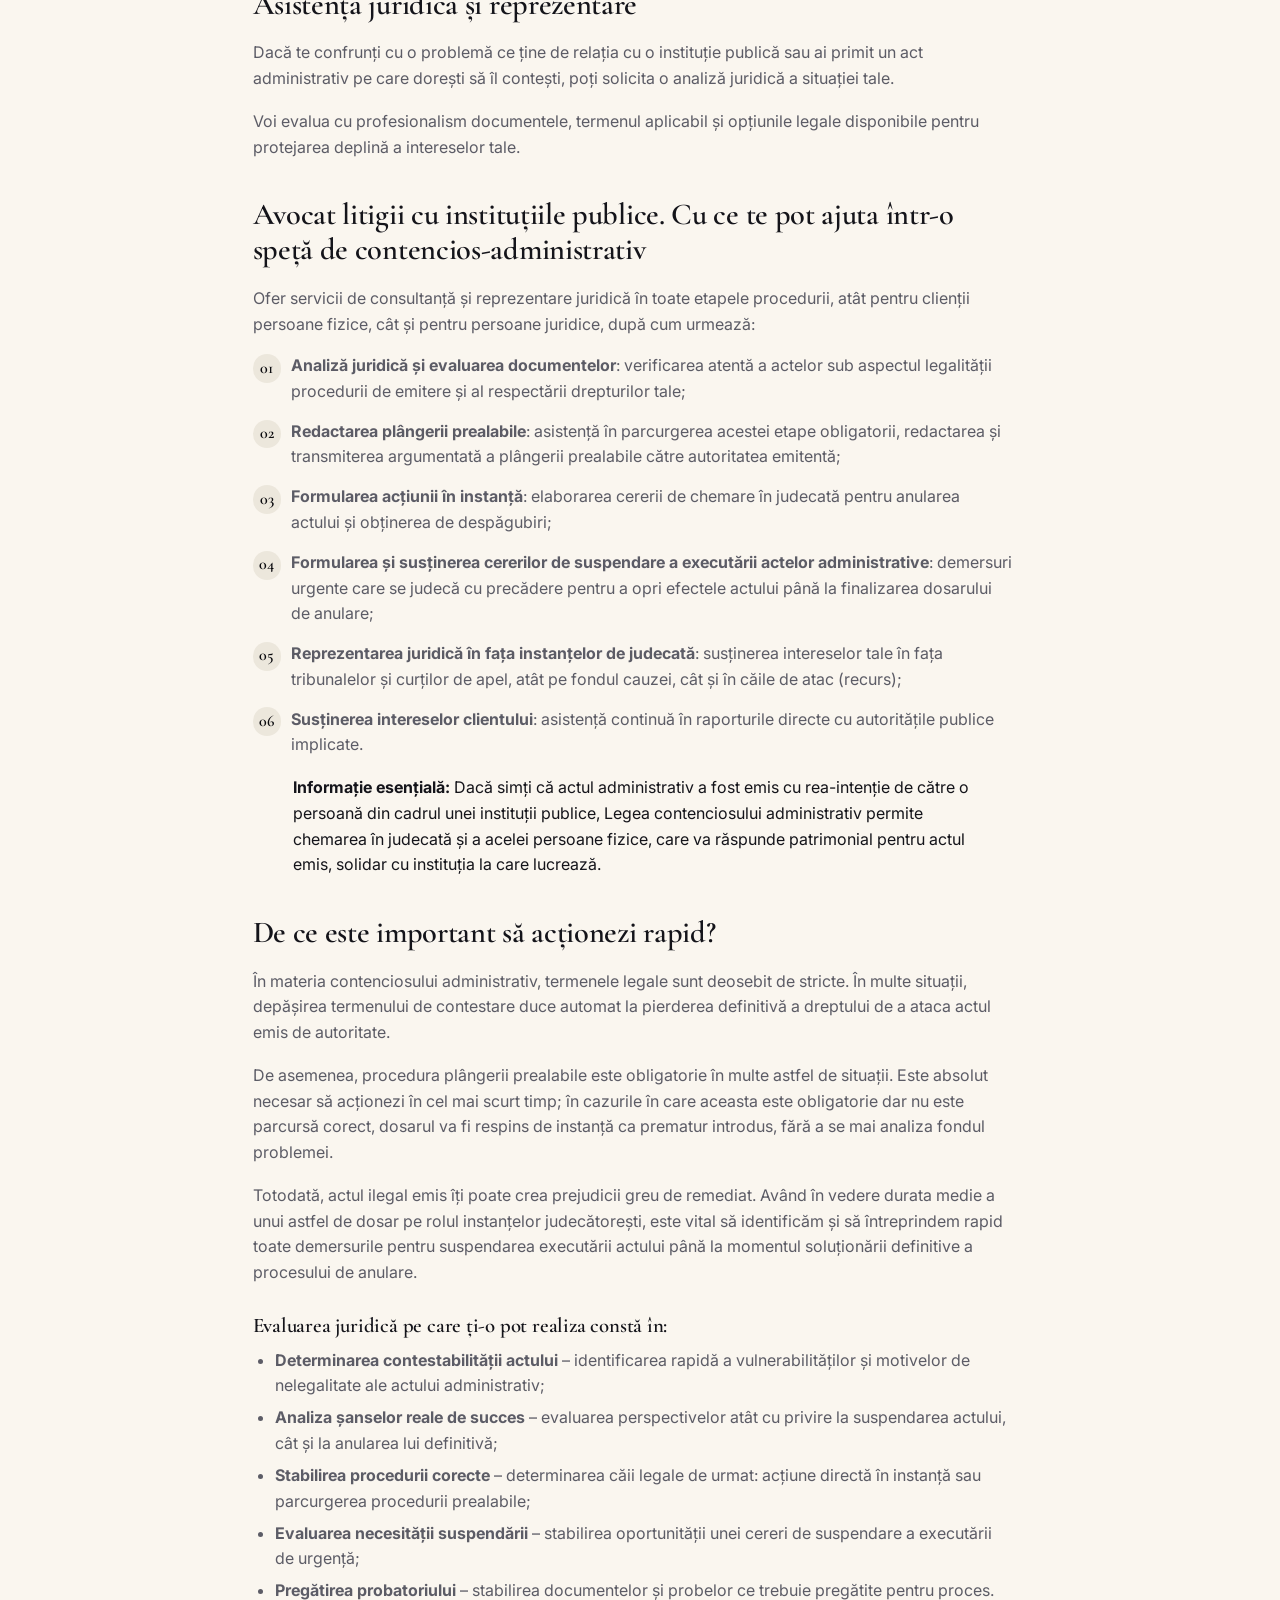
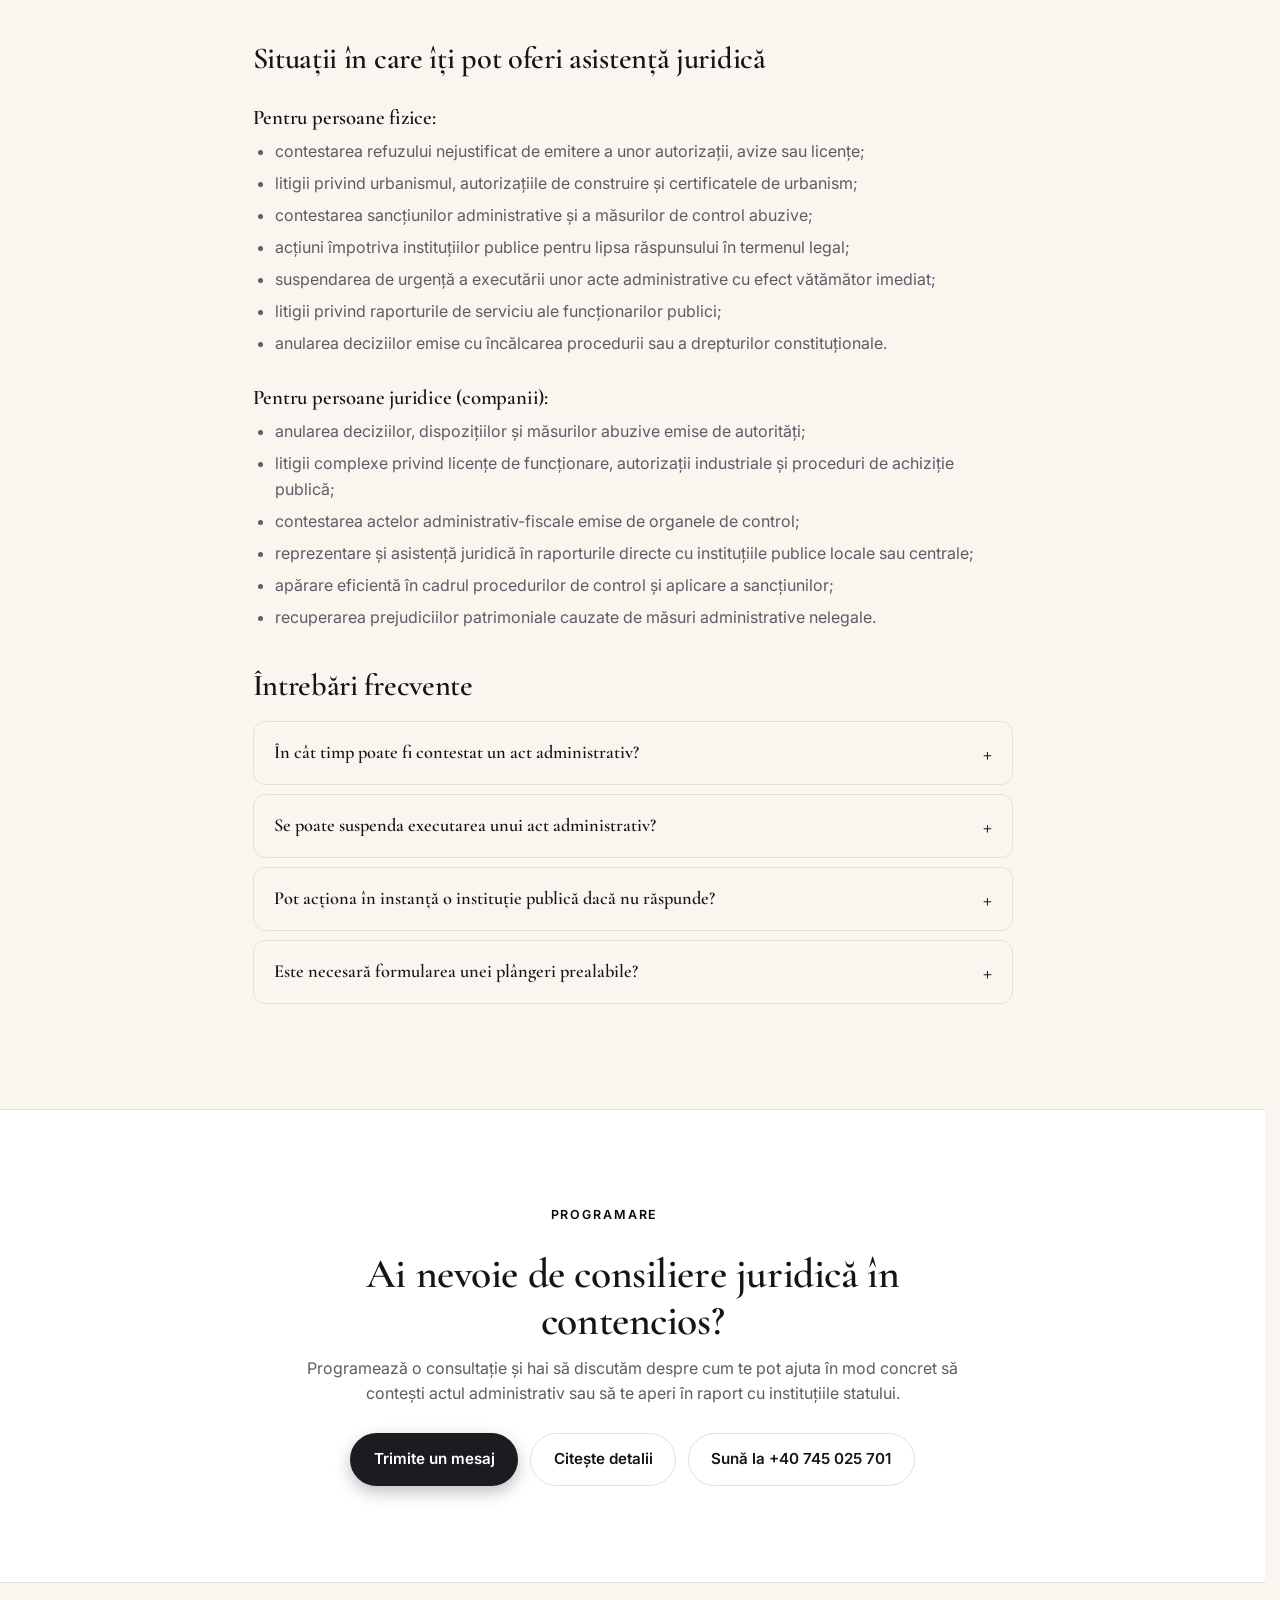
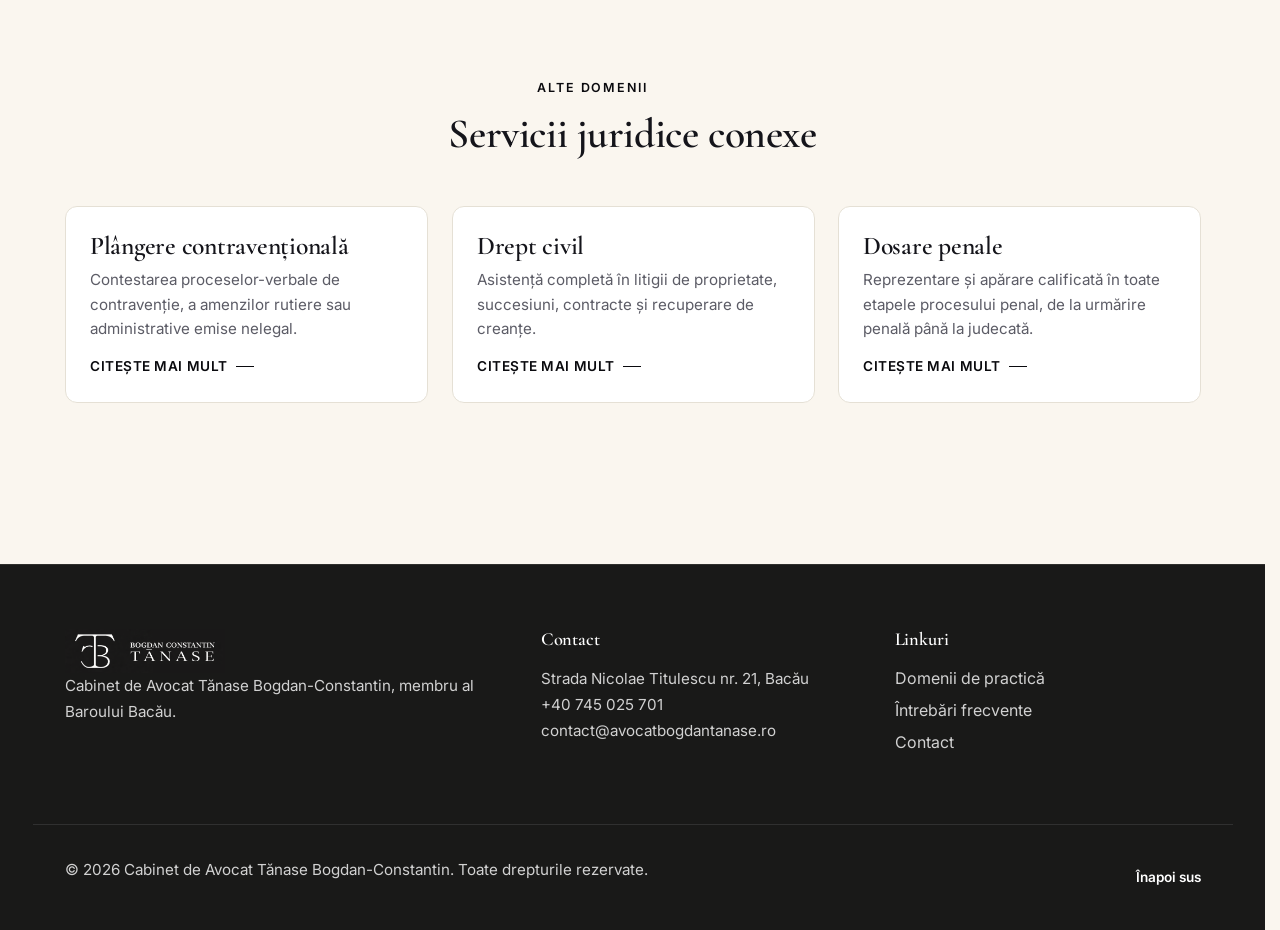
<file: servicii/contencios-administrativ.html>
<!doctype html>
<html lang="ro">

<head>
  <meta charset="utf-8">
  <meta name="viewport" content="width=device-width, initial-scale=1, viewport-fit=cover">
  <meta name="theme-color" content="#191918">
  <meta name="color-scheme" content="light dark">

  <title>Avocat Contencios Administrativ Bacău | Cabinet Av. Bogdan Tănase</title>
  <meta name="description"
    content="Avocat specializat în contencios administrativ în Bacău: contestare acte administrative, suspendare executare decizii și reprezentare. Programări la +40 745 025 701.">
  <meta name="keywords"
    content="avocat contencios administrativ Bacău, contencios administrativ Bacău, contestare acte administrative, anulare act administrativ Bacău, suspendare executare decizie Bacău, litigii instituții publice Bacău, plângere prealabilă contencios">
  <meta name="author" content="Bogdan-Constantin Tănase">
  <meta name="robots" content="index, follow, max-image-preview:large">
  <meta name="geo.region" content="RO-BC">
  <meta name="geo.placename" content="Bacău">

  <link rel="canonical" href="https://www.avocatbogdantanase.ro/servicii/contencios-administrativ.html">
  <link rel="alternate" hreflang="ro-RO" href="https://www.avocatbogdantanase.ro/servicii/contencios-administrativ.html">
  <link rel="alternate" hreflang="x-default" href="https://www.avocatbogdantanase.ro/servicii/contencios-administrativ.html">

  <link rel="icon" href="../favicon.ico" sizes="any">
  <link rel="icon" type="image/png" href="../assets/img/logo.png" sizes="any">
  <link rel="apple-touch-icon" href="../assets/img/logo.png">
  <link rel="manifest" href="../site.webmanifest">

  <meta property="og:type" content="article">
  <meta property="og:locale" content="ro_RO">
  <meta property="og:site_name" content="Avocat Bogdan Constantin Tănase">
  <meta property="og:title" content="Avocat Contencios Administrativ Bacău | Cabinet Av. Bogdan Tănase">
  <meta property="og:description"
    content="Contestarea actelor administrative, suspendarea executării și reprezentare în instanță în Bacău. Programare: +40 745 025 701.">
  <meta property="og:url" content="https://www.avocatbogdantanase.ro/servicii/contencios-administrativ.html">
  <meta property="og:image" content="https://www.avocatbogdantanase.ro/assets/img/avocat-bogdan-tanase.png">

  <meta name="twitter:card" content="summary_large_image">
  <meta name="twitter:title" content="Avocat Contencios Administrativ Bacău | Cabinet Av. Bogdan Tănase">
  <meta name="twitter:description"
    content="Contestare acte administrative și litigii cu instituții publice în Bacău. Consultație: +40 745 025 701.">
  <meta name="twitter:image" content="https://www.avocatbogdantanase.ro/assets/img/avocat-bogdan-tanase.png">

  <link rel="preconnect" href="https://fonts.googleapis.com">
  <link rel="preconnect" href="https://fonts.gstatic.com" crossorigin>
  <link rel="stylesheet"
    href="https://fonts.googleapis.com/css2?family=Cormorant+Garamond:wght@500;600;700&family=Inter:wght@400;500;600;700&display=swap">
  <link rel="stylesheet" href="../assets/css/styles.css">

  <script type="application/ld+json">
{
  "@context": "https://schema.org",
  "@graph": [
    {
      "@type": "LegalService",
      "name": "Avocat contencios administrativ Bacău",
      "serviceType": "Contencios Administrativ",
      "provider": { "@id": "https://www.avocatbogdantanase.ro/#attorney" },
      "areaServed": [
        { "@type": "City", "name": "Bacău" },
        { "@type": "AdministrativeArea", "name": "Județul Bacău" }
      ],
      "url": "https://www.avocatbogdantanase.ro/servicii/contencios-administrativ.html"
    },
    {
      "@type": "BreadcrumbList",
      "itemListElement": [
        { "@type": "ListItem", "position": 1, "name": "Acasă", "item": "https://www.avocatbogdantanase.ro/" },
        { "@type": "ListItem", "position": 2, "name": "Servicii", "item": "https://www.avocatbogdantanase.ro/#domenii" },
        { "@type": "ListItem", "position": 3, "name": "Avocat contencios administrativ Bacău", "item": "https://www.avocatbogdantanase.ro/servicii/contencios-administrativ.html" }
      ]
    },
    {
      "@type": "FAQPage",
      "mainEntity": [
        { "@type": "Question", "name": "În cât timp poate fi contestat un act administrativ?", "acceptedAnswer": { "@type": "Answer", "text": "Termenul diferă în funcție de natura actului și de procedura aplicabilă, însă în multe cazuri există termene stricte (cum ar fi 30 de zile sau termene speciale din legi specifice) care trebuie respectate cu strictețe pentru a putea formula acțiunea în instanță." } },
        { "@type": "Question", "name": "Se poate suspenda executarea unui act administrativ?", "acceptedAnswer": { "@type": "Answer", "text": "Da. În anumite situații, legea permite suspendarea executării actului administrativ (de exemplu, până la soluționarea definitivă a cererii de anulare), pentru a preveni pagube iminente sau prejudicii greu de remediat." } },
        { "@type": "Question", "name": "Pot acționa în instanță o instituție publică dacă nu răspunde?", "acceptedAnswer": { "@type": "Answer", "text": "Da. Refuzul nejustificat de a soluționa o cerere sau lipsa unui răspuns în termenul legal poate fi atacată în instanță prin procedurile specifice contenciosului administrativ, solicitând obligarea autorității la emiterea actului sau rezolvarea cererii." } },
        { "@type": "Question", "name": "Este necesară formularea unei plângeri prealabile?", "acceptedAnswer": { "@type": "Answer", "text": "În multe litigii administrative, procedura plângerii prealabile este obligatorie înainte de sesizarea instanței de judecată. Netrimiterea acesteia la timp duce la respingerea dosarului în instanță ca prematur introdus." } }
      ]
    }
  ]
}
</script>
</head>

<body>

  <a class="skip-link" href="#main">Sari la conținut</a>

  <div class="scroll-progress" aria-hidden="true"><span></span></div>

  <header class="site-header" id="top">
    <div class="container header-row">
      <a href="../index.html" class="brand" aria-label="Avocat Bogdan Constantin Tănase, pagina principală">
        <img src="../assets/img/logo.png" alt="Avocat contencios administrativ Bacău - Cabinet Bogdan Constantin Tănase" width="160"
          height="48" decoding="async" fetchpriority="high">
      </a>

      <nav class="nav-desktop" aria-label="Navigație principală">
        <ul>
          <li><a href="../index.html">Acasă</a></li>
          <li><a href="../index.html#despre">Despre</a></li>
          <li class="has-dropdown">
            <a href="../index.html#domenii">
              Servicii
              <svg width="10" height="10" viewBox="0 0 24 24" fill="none" stroke="currentColor" stroke-width="3" stroke-linecap="round" stroke-linejoin="round" aria-hidden="true"><path d="M6 9l6 6 6-6"/></svg>
            </a>
            <ul class="dropdown">
              <li><a href="avocat-divort-bacau.html">Avocat divorț</a></li>
              <li><a href="divort-cu-copii-minori.html">Divorț cu minori</a></li>
              <li><a href="partaj-dupa-divort.html">Partaj după divorț</a></li>
              <li><a href="dosare-penale.html">Dosare penale</a></li>
              <li><a href="plangere-contraventionala.html">Plângere contravențională</a></li>
              <li><a href="ordin-de-protectie.html">Ordin de protecție</a></li>
              <li><a href="contencios-administrativ.html">Contencios administrativ</a></li>
              <li><a href="drept-civil.html">Drept civil</a></li>
            </ul>
          </li>
          <li><a href="../index.html#contact">Contact</a></li>
        </ul>
      </nav>

      <a class="btn btn-primary header-cta" href="../index.html#contact">Programează</a>

      <button class="menu-toggle" type="button" aria-label="Deschide meniul" aria-controls="mobile-menu"
        aria-expanded="false">
        <span></span><span></span><span></span>
      </button>
    </div>
  </header>

  <dialog id="mobile-menu" class="mobile-menu" aria-label="Meniu mobil">
    <div class="mobile-menu-inner">
      <button class="menu-close" type="button" aria-label="Închide meniul">
        <svg width="24" height="24" viewBox="0 0 24 24" aria-hidden="true">
          <path d="M6 6l12 12M18 6L6 18" fill="none" stroke="currentColor" stroke-width="2" stroke-linecap="round" />
        </svg>
      </button>
      <nav aria-label="Navigație mobilă">
        <ul>
          <li><a href="../index.html" data-close>Acasă</a></li>
          <li><a href="../index.html#despre" data-close>Despre</a></li>
          <li><a href="../index.html#domenii" data-close>Domenii de practică</a></li>
          <li><a href="../index.html#faq" data-close>Întrebări frecvente</a></li>
          <li><a href="../index.html#contact" data-close>Contact</a></li>
        </ul>
      </nav>
    </div>
  </dialog>

  <main id="main">

    <nav class="breadcrumb" aria-label="Breadcrumb">
      <div class="container">
        <ol class="breadcrumb-list">
          <li><a href="../index.html">Acasă</a></li>
          <li><a href="../index.html#domenii">Servicii</a></li>
          <li><span aria-current="page">Contencios administrativ</span></li>
        </ol>
      </div>
    </nav>

    <section class="page-hero">
      <div class="container page-hero-inner">
        <p class="eyebrow">Domeniu de practică</p>
        <h1>
          Avocat Contencios Administrativ
          <span>Contestarea Actelor Administrative și Reprezentare în Instanță</span>
        </h1>
        <div class="page-hero-cta">
          <a class="btn btn-ghost" href="#detalii">Citește detalii</a>
          <a class="btn btn-primary" href="../index.html#contact">Programează o consultație</a>
          <a class="btn btn-ghost" href="tel:+40745025701">Sună la +40 745 025 701</a>
        </div>
      </div>
    </section>

    <section class="section" id="detalii">
      <div class="container">
        <div class="prose">
          <h2>Avocat specializat în contencios administrativ</h2>
          <p>
            Asistență juridică și reprezentare pentru persoane fizice și companii în litigii cu instituțiile publice, contestarea actelor administrative, suspendarea executării deciziilor autorităților și anularea măsurilor nelegale.
          </p>
          <p>
            În practică, numeroase persoane fizice și companii se confruntă cu situații în care instituțiile publice — precum primăriile, consiliile locale, școlile sau alte autorități administrative — emit decizii care le afectează drepturile sau interesele legitime.
          </p>
          <p>
            Contenciosul administrativ reprezintă ramura dreptului care reglementează litigiile dintre autoritățile publice și persoanele fizice ori juridice, având ca obiect verificarea legalității actelor administrative emise de instituțiile statului.
          </p>
          <p>
            În calitate de avocat specializat în contencios administrativ și litigii administrative în Bacău, îți pot oferi asistență juridică pentru analiza actelor administrative, verificarea legalității și temeiniciei acestora, evaluarea riscurilor juridice și identificarea posibilităților reale de contestare sau anulare a unui act administrativ în instanță.
          </p>

          <h2>Ce înseamnă contencios administrativ?</h2>
          <p>
            Contenciosul administrativ reprezintă procedura prin care pot fi contestate actele emise de autorități publice sau lipsa unui răspuns din partea acestora.
          </p>
          <p>Acest tip de litigiu poate viza:</p>
          <ul>
            <li>anularea unui act administrativ nelegal;</li>
            <li>suspendarea executării unui act administrativ;</li>
            <li>obligarea autorității de a emite un document sau de a soluționa o cerere în termen legal;</li>
            <li>recuperarea prejudiciilor materiale și morale produse prin măsuri ilegale;</li>
            <li>contestarea amenzilor, autorizațiilor, deciziilor fiscale sau a altor măsuri administrative.</li>
          </ul>
          <p>
            Fiecare situație necesită o analiză atentă a documentelor, a termenelor legale de decădere și a procedurilor aplicabile.
          </p>

          <h2>Asistență juridică și reprezentare</h2>
          <p>
            Dacă te confrunți cu o problemă ce ține de relația cu o instituție publică sau ai primit un act administrativ pe care dorești să îl contești, poți solicita o analiză juridică a situației tale.
          </p>
          <p>
            Voi evalua cu profesionalism documentele, termenul aplicabil și opțiunile legale disponibile pentru protejarea deplină a intereselor tale.
          </p>

          <h2>Avocat litigii cu instituțiile publice. Cu ce te pot ajuta într-o speță de contencios-administrativ</h2>
          <p>
            Ofer servicii de consultanță și reprezentare juridică în toate etapele procedurii, atât pentru clienții persoane fizice, cât și pentru persoane juridice, după cum urmează:
          </p>
          <ol>
            <li><strong>Analiză juridică și evaluarea documentelor</strong>: verificarea atentă a actelor sub aspectul legalității procedurii de emitere și al respectării drepturilor tale;</li>
            <li><strong>Redactarea plângerii prealabile</strong>: asistență în parcurgerea acestei etape obligatorii, redactarea și transmiterea argumentată a plângerii prealabile către autoritatea emitentă;</li>
            <li><strong>Formularea acțiunii în instanță</strong>: elaborarea cererii de chemare în judecată pentru anularea actului și obținerea de despăgubiri;</li>
            <li><strong>Formularea și susținerea cererilor de suspendare a executării actelor administrative</strong>: demersuri urgente care se judecă cu precădere pentru a opri efectele actului până la finalizarea dosarului de anulare;</li>
            <li><strong>Reprezentarea juridică în fața instanțelor de judecată</strong>: susținerea intereselor tale în fața tribunalelor și curților de apel, atât pe fondul cauzei, cât și în căile de atac (recurs);</li>
            <li><strong>Susținerea intereselor clientului</strong>: asistență continuă în raporturile directe cu autoritățile publice implicate.</li>
          </ol>

          <blockquote>
            <strong>Informație esențială:</strong> Dacă simți că actul administrativ a fost emis cu rea-intenție de către o persoană din cadrul unei instituții publice, Legea contenciosului administrativ permite chemarea în judecată și a acelei persoane fizice, care va răspunde patrimonial pentru actul emis, solidar cu instituția la care lucrează.
          </blockquote>

          <h2>De ce este important să acționezi rapid?</h2>
          <p>
            În materia contenciosului administrativ, termenele legale sunt deosebit de stricte. În multe situații, depășirea termenului de contestare duce automat la pierderea definitivă a dreptului de a ataca actul emis de autoritate.
          </p>
          <p>
            De asemenea, procedura plângerii prealabile este obligatorie în multe astfel de situații. Este absolut necesar să acționezi în cel mai scurt timp; în cazurile în care aceasta este obligatorie dar nu este parcursă corect, dosarul va fi respins de instanță ca prematur introdus, fără a se mai analiza fondul problemei.
          </p>
          <p>
            Totodată, actul ilegal emis îți poate crea prejudicii greu de remediat. Având în vedere durata medie a unui astfel de dosar pe rolul instanțelor judecătorești, este vital să identificăm și să întreprindem rapid toate demersurile pentru suspendarea executării actului până la momentul soluționării definitive a procesului de anulare.
          </p>

          <h3>Evaluarea juridică pe care ți-o pot realiza constă în:</h3>
          <ul>
            <li><strong>Determinarea contestabilității actului</strong> – identificarea rapidă a vulnerabilităților și motivelor de nelegalitate ale actului administrativ;</li>
            <li><strong>Analiza șanselor reale de succes</strong> – evaluarea perspectivelor atât cu privire la suspendarea actului, cât și la anularea lui definitivă;</li>
            <li><strong>Stabilirea procedurii corecte</strong> – determinarea căii legale de urmat: acțiune directă în instanță sau parcurgerea procedurii prealabile;</li>
            <li><strong>Evaluarea necesității suspendării</strong> – stabilirea oportunității unei cereri de suspendare a executării de urgență;</li>
            <li><strong>Pregătirea probatoriului</strong> – stabilirea documentelor și probelor ce trebuie pregătite pentru proces.</li>
          </ul>

          <h2>Situații în care îți pot oferi asistență juridică</h2>
          
          <h3>Pentru persoane fizice:</h3>
          <ul>
            <li>contestarea refuzului nejustificat de emitere a unor autorizații, avize sau licențe;</li>
            <li>litigii privind urbanismul, autorizațiile de construire și certificatele de urbanism;</li>
            <li>contestarea sancțiunilor administrative și a măsurilor de control abuzive;</li>
            <li>acțiuni împotriva instituțiilor publice pentru lipsa răspunsului în termenul legal;</li>
            <li>suspendarea de urgență a executării unor acte administrative cu efect vătămător imediat;</li>
            <li>litigii privind raporturile de serviciu ale funcționarilor publici;</li>
            <li>anularea deciziilor emise cu încălcarea procedurii sau a drepturilor constituționale.</li>
          </ul>

          <h3>Pentru persoane juridice (companii):</h3>
          <ul>
            <li>anularea deciziilor, dispozițiilor și măsurilor abuzive emise de autorități;</li>
            <li>litigii complexe privind licențe de funcționare, autorizații industriale și proceduri de achiziție publică;</li>
            <li>contestarea actelor administrativ-fiscale emise de organele de control;</li>
            <li>reprezentare și asistență juridică în raporturile directe cu instituțiile publice locale sau centrale;</li>
            <li>apărare eficientă în cadrul procedurilor de control și aplicare a sancțiunilor;</li>
            <li>recuperarea prejudiciilor patrimoniale cauzate de măsuri administrative nelegale.</li>
          </ul>

          <h2>Întrebări frecvente</h2>
          <div class="faq-list">
            <details>
              <summary>În cât timp poate fi contestat un act administrativ?</summary>
              <p>
                Termenul diferă în funcție de natura actului și de procedura aplicabilă, însă în multe cazuri există termene stricte (cum ar fi 30 de zile sau termene speciale din legi specifice) care trebuie respectate cu strictețe pentru a putea formula acțiunea în instanță.
              </p>
            </details>
            <details>
              <summary>Se poate suspenda executarea unui act administrativ?</summary>
              <p>
                Da. În anumite situații, legea permite suspendarea executării actului administrativ (de exemplu, până la soluționarea definitivă a cererii de anulare), pentru a preveni pagube iminente sau prejudicii greu de remediat.
              </p>
            </details>
            <details>
              <summary>Pot acționa în instanță o instituție publică dacă nu răspunde?</summary>
              <p>
                Da. Refuzul nejustificat de a soluționa o cerere sau lipsa unui răspuns în termenul legal poate fi atacată în instanță prin procedurile specifice contenciosului administrativ, solicitând obligarea autorității la emiterea actului sau rezolvarea cererii.
              </p>
            </details>
            <details>
              <summary>Este necesară formularea unei plângeri prealabile?</summary>
              <p>
                În multe litigii administrative, procedura plângerii prealabile este obligatorie înainte de sesizarea instanței de judecată. Netrimiterea acesteia la timp duce la respingerea dosarului în instanță ca prematur introdus.
              </p>
            </details>
          </div>
        </div>
      </div>
    </section>

    <section class="section service-cta">
      <div class="container service-cta-inner">
        <p class="eyebrow">Programare</p>
        <h2>Ai nevoie de consiliere juridică în contencios?</h2>
        <p>Programează o consultație și hai să discutăm despre cum te pot ajuta în mod concret să contești actul administrativ sau să te aperi în raport cu instituțiile statului.</p>
        <div class="service-cta-actions">
          <a class="btn btn-primary" href="../index.html#contact">Trimite un mesaj</a>
          <a class="btn btn-ghost" href="#detalii">Citește detalii</a>
          <a class="btn btn-ghost" href="tel:+40745025701">Sună la +40 745 025 701</a>
        </div>
      </div>
    </section>

    <section class="section">
      <div class="container">
        <header class="section-head">
          <p class="eyebrow">Alte domenii</p>
          <h2>Servicii juridice conexe</h2>
        </header>
        <div class="cards" role="list">
          <article class="card" role="listitem">
            <h3><a class="card-stretched" href="plangere-contraventionala.html">Plângere contravențională</a></h3>
            <p>Contestarea proceselor-verbale de contravenție, a amenzilor rutiere sau administrative emise nelegal.</p>
            <span class="card-link" aria-hidden="true">Citește mai mult</span>
          </article>
          <article class="card" role="listitem">
            <h3><a class="card-stretched" href="drept-civil.html">Drept civil</a></h3>
            <p>Asistență completă în litigii de proprietate, succesiuni, contracte și recuperare de creanțe.</p>
            <span class="card-link" aria-hidden="true">Citește mai mult</span>
          </article>
          <article class="card" role="listitem">
            <h3><a class="card-stretched" href="dosare-penale.html">Dosare penale</a></h3>
            <p>Reprezentare și apărare calificată în toate etapele procesului penal, de la urmărire penală până la judecată.</p>
            <span class="card-link" aria-hidden="true">Citește mai mult</span>
          </article>
        </div>
      </div>
    </section>

  </main>

  <a class="floating-logo" href="../index.html" aria-label="Acasă">
    <img src="../assets/img/logo-monogram.png" alt="Monogramă Cabinet de Avocat Tănase" width="48" height="48" decoding="async">
  </a>

  <div class="fab-stack" aria-label="Acțiuni rapide">
    <a class="fab fab-whatsapp" href="https://wa.me/40745025701" target="_blank" rel="noopener"
      aria-label="Scrie pe WhatsApp">
      <svg width="22" height="22" viewBox="0 0 24 24" aria-hidden="true">
        <path
          d="M19.1 4.9A10 10 0 0 0 4.3 18.4L3 22l3.7-1.2a10 10 0 0 0 14.8-8.6 10 10 0 0 0-2.4-7.3zm-7 15.5a8.3 8.3 0 0 1-4.2-1.1l-.3-.2-2.2.7.7-2.1-.2-.3a8.3 8.3 0 1 1 6.2 3zm4.6-6.2c-.3-.1-1.5-.7-1.7-.8s-.4-.1-.6.1-.7.8-.8 1c-.2.1-.3.2-.6 0a6.8 6.8 0 0 1-2-1.2 7.6 7.6 0 0 1-1.4-1.7c-.1-.3 0-.4.1-.5l.4-.4.2-.4v-.4l-.7-1.7c-.2-.4-.4-.4-.6-.4h-.5a1 1 0 0 0-.7.3 3 3 0 0 0-.9 2.2c0 1.3 1 2.6 1.1 2.7s1.9 2.9 4.6 4.1c.6.3 1.1.4 1.5.6.6.2 1.2.2 1.6.1.5-.1 1.5-.6 1.7-1.2s.2-1.1.2-1.2-.2-.2-.5-.4z"
          fill="currentColor" />
      </svg>
    </a>
    <a class="fab fab-call" href="tel:+40745025701" aria-label="Sună la +40 745 025 701">
      <svg width="22" height="22" viewBox="0 0 24 24" aria-hidden="true">
        <path
          d="M6.6 10.8a15.1 15.1 0 0 0 6.6 6.6l2.2-2.2a1 1 0 0 1 1-.25 11.5 11.5 0 0 0 3.6.57 1 1 0 0 1 1 1V20a1 1 0 0 1-1 1A17 17 0 0 1 3 4a1 1 0 0 1 1-1h3.5a1 1 0 0 1 1 1 11.5 11.5 0 0 0 .57 3.6 1 1 0 0 1-.25 1L6.6 10.8z"
          fill="currentColor" />
      </svg>
    </a>
  </div>

  <footer class="site-footer">
    <div class="container footer-grid">
      <div>
        <img src="../assets/img/logo-down-white.png" alt="Cabinet de Avocat Tănase Bogdan-Constantin" width="160" height="48" loading="lazy" decoding="async">
        <p>Cabinet de Avocat Tănase Bogdan-Constantin, membru al Baroului Bacău.</p>
      </div>
      <div>
        <h4>Contact</h4>
        <p>
          Strada Nicolae Titulescu nr. 21, Bacău<br>
          <a href="tel:+40745025701">+40 745 025 701</a><br>
          <a href="mailto:contact@avocatbogdantanase.ro">contact@avocatbogdantanase.ro</a>
        </p>
      </div>
      <div>
        <h4>Linkuri</h4>
        <ul class="footer-links">
          <li><a href="../index.html#domenii">Domenii de practică</a></li>
          <li><a href="../index.html#faq">Întrebări frecvente</a></li>
          <li><a href="../index.html#contact">Contact</a></li>
        </ul>
      </div>
    </div>
    <div class="container footer-bottom">
      <p>&copy; <span id="year">2026</span> Cabinet de Avocat Tănase Bogdan-Constantin. Toate drepturile rezervate.</p>
      <a class="back-top" href="#main">Înapoi sus</a>
    </div>
  </footer>

  <script type="module" src="../assets/js/script.js" defer></script>
  <script>
    if ('serviceWorker' in navigator && location.protocol !== 'file:') {
      window.addEventListener('load', () => {
        navigator.serviceWorker.register('../sw.js').catch(() => { });
      });
    }
  </script>
</body>

</html>
</file>
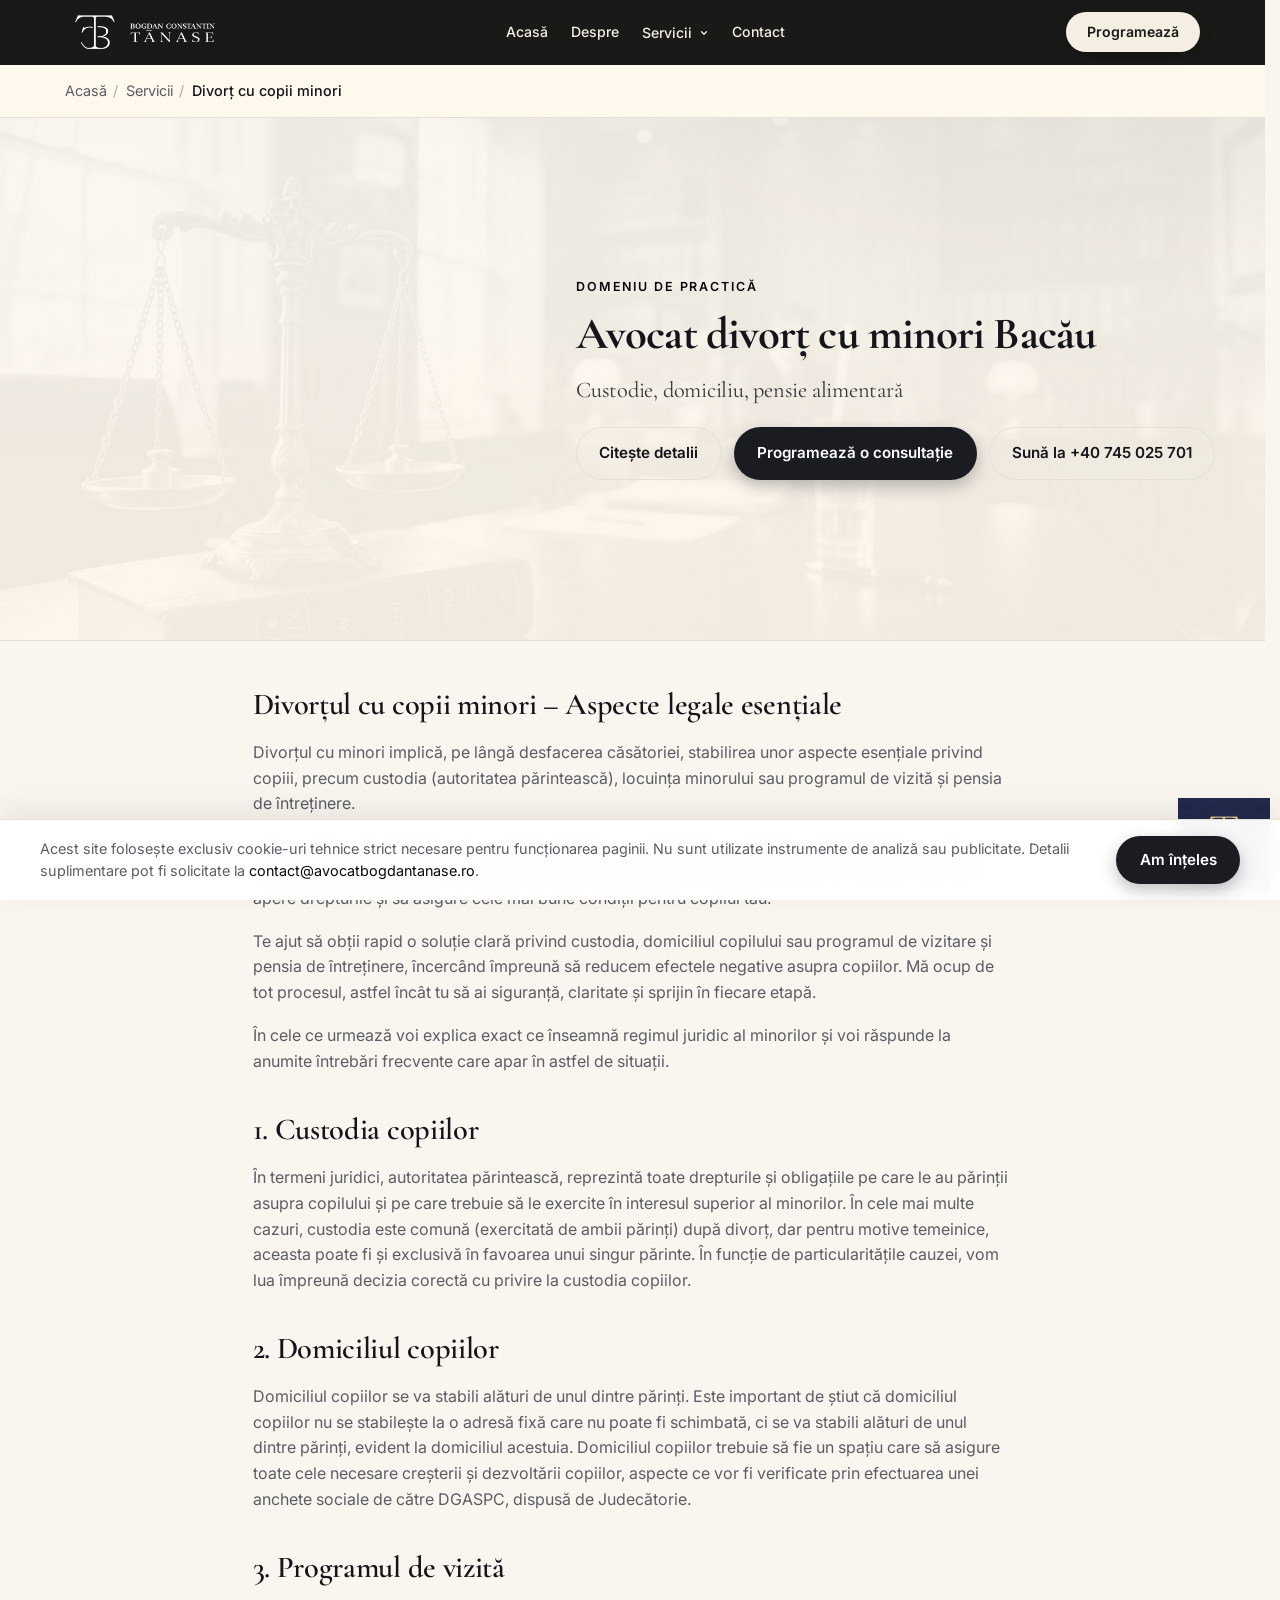
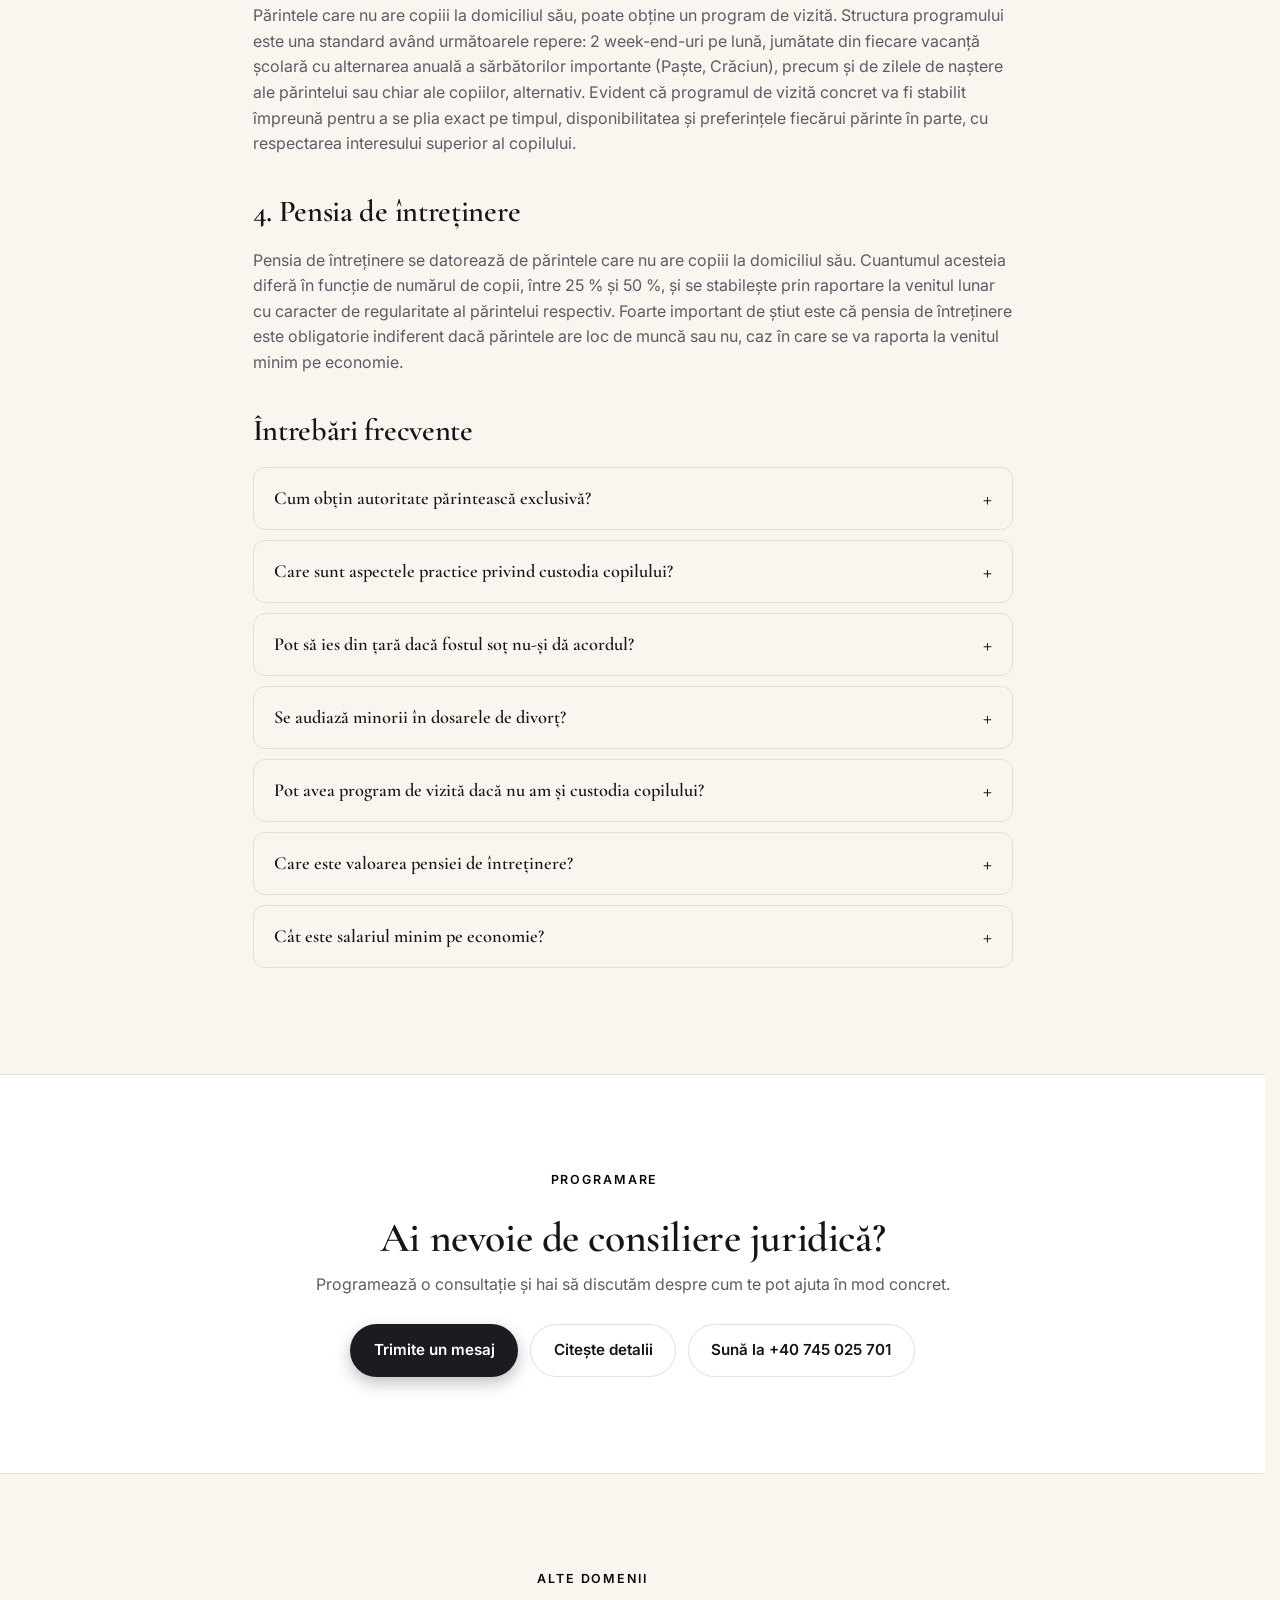
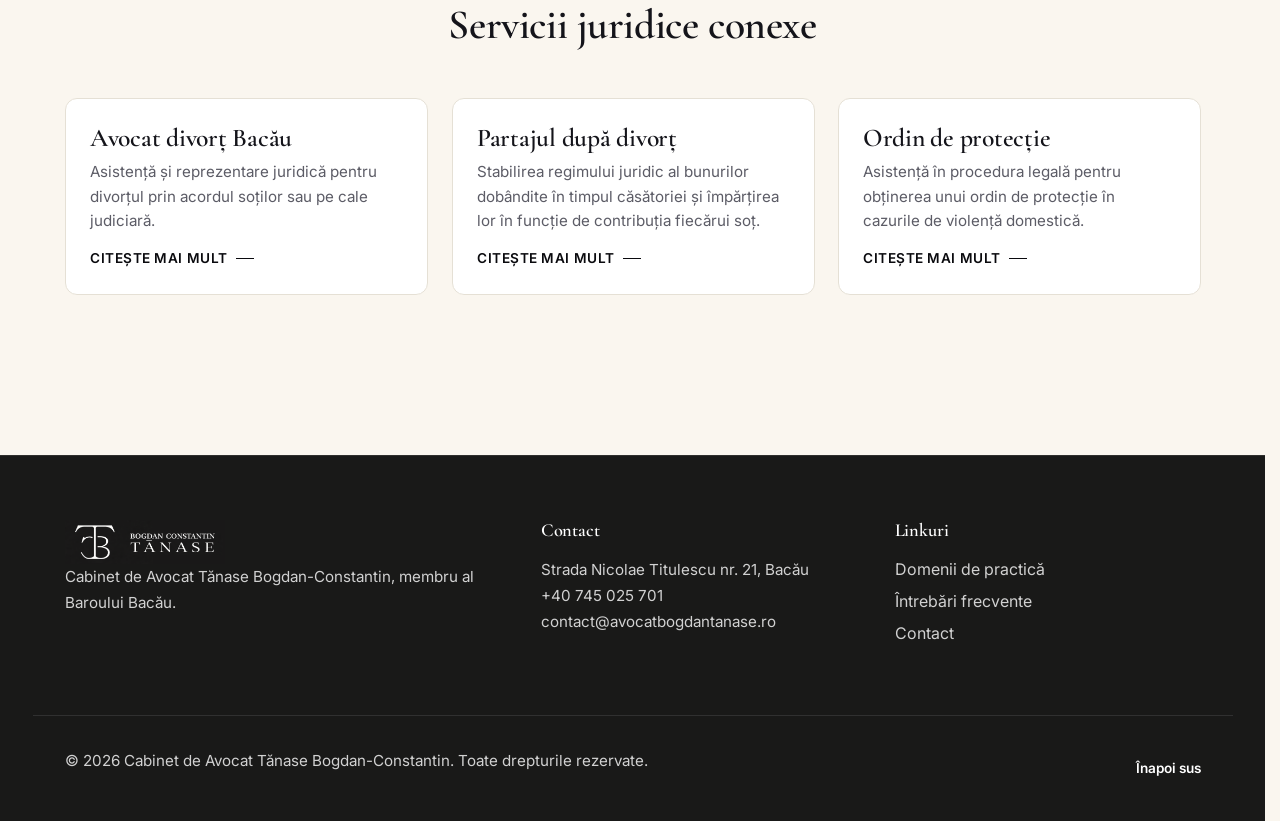
<file: servicii/divort-cu-copii-minori.html>
<!doctype html>
<html lang="ro">

<head>
  <meta charset="utf-8">
  <meta name="viewport" content="width=device-width, initial-scale=1, viewport-fit=cover">
  <meta name="theme-color" content="#191918">
  <meta name="color-scheme" content="light dark">

  <title>Divorț cu copii minori Bacău | Av. Bogdan Tănase</title>
  <meta name="description"
    content="Avocat divorț cu copii minori în Bacău: custodie, pensie alimentară, program de vizită, domiciliul minorului. Programare: +40 745 025 701.">
  <meta name="keywords"
    content="avocat divorț cu copii minori Bacău, custodie minori Bacău, pensie alimentară Bacău, stabilire domiciliu minor Bacău, autoritate părintească Bacău, program de vizită minor Bacău, ancheta socială divorț Bacău, divorț cu minori notar Bacău">
  <meta name="author" content="Bogdan-Constantin Tănase">
  <meta name="robots" content="index, follow, max-image-preview:large">
  <meta name="geo.region" content="RO-BC">
  <meta name="geo.placename" content="Bacău">

  <link rel="canonical" href="https://www.avocatbogdantanase.ro/servicii/divort-cu-copii-minori.html">
  <link rel="alternate" hreflang="ro-RO" href="https://www.avocatbogdantanase.ro/servicii/divort-cu-copii-minori.html">
  <link rel="alternate" hreflang="x-default"
    href="https://www.avocatbogdantanase.ro/servicii/divort-cu-copii-minori.html">

  <link rel="icon" href="../favicon.ico" sizes="any">
  <link rel="icon" type="image/png" href="../assets/img/logo.png" sizes="any">
  <link rel="apple-touch-icon" href="../assets/img/logo.png">
  <link rel="manifest" href="../site.webmanifest">

  <meta property="og:type" content="article">
  <meta property="og:locale" content="ro_RO">
  <meta property="og:site_name" content="Avocat Bogdan Constantin Tănase">
  <meta property="og:title" content="Divorț cu copii minori Bacău | Av. Bogdan Tănase">
  <meta property="og:description"
    content="Avocat divorț cu minori în Bacău. Custodie, pensie alimentară, program de vizită. +40 745 025 701.">
  <meta property="og:url" content="https://www.avocatbogdantanase.ro/servicii/divort-cu-copii-minori.html">
  <meta property="og:image" content="https://www.avocatbogdantanase.ro/assets/img/avocat-bogdan-tanase.png">

  <meta name="twitter:card" content="summary_large_image">
  <meta name="twitter:title" content="Divorț cu copii minori Bacău | Av. Bogdan Tănase">
  <meta name="twitter:description"
    content="Custodie, pensie alimentară, domiciliul minorului. Avocat divorț minori Bacău: +40 745 025 701.">
  <meta name="twitter:image" content="https://www.avocatbogdantanase.ro/assets/img/avocat-bogdan-tanase.png">

  <link rel="preconnect" href="https://fonts.googleapis.com">
  <link rel="preconnect" href="https://fonts.gstatic.com" crossorigin>
  <link rel="stylesheet"
    href="https://fonts.googleapis.com/css2?family=Cormorant+Garamond:wght@500;600;700&family=Inter:wght@400;500;600;700&display=swap">
  <link rel="stylesheet" href="../assets/css/styles.css">

  <script type="application/ld+json">
{
  "@context": "https://schema.org",
  "@graph": [
    {
      "@type": "LegalService",
      "name": "Divorț cu copii minori",
      "serviceType": "Divorț cu copii minori",
      "provider": { "@id": "https://www.avocatbogdantanase.ro/#attorney" },
      "areaServed": [
        { "@type": "City", "name": "Bacău" },
        { "@type": "AdministrativeArea", "name": "Județul Bacău" }
      ],
      "url": "https://www.avocatbogdantanase.ro/servicii/divort-cu-copii-minori.html"
    },
    {
      "@type": "BreadcrumbList",
      "itemListElement": [
        { "@type": "ListItem", "position": 1, "name": "Acasă", "item": "https://www.avocatbogdantanase.ro/" },
        { "@type": "ListItem", "position": 2, "name": "Servicii", "item": "https://www.avocatbogdantanase.ro/#domenii" },
        { "@type": "ListItem", "position": 3, "name": "Divorț cu copii minori", "item": "https://www.avocatbogdantanase.ro/servicii/divort-cu-copii-minori.html" }
      ]
    },
    {
      "@type": "FAQPage",
      "mainEntity": [
        { "@type": "Question", "name": "Cum obțin autoritate părintească exclusivă?", "acceptedAnswer": { "@type": "Answer", "text": "Se poate obține prin dovedirea unor motive temeinice (violență, condamnări penale, dependențe) care fac ca celălalt părinte să fie incompatibil cu creșterea minorilor." } },
        { "@type": "Question", "name": "Care sunt aspectele practice privind custodia copilului?", "acceptedAnswer": { "@type": "Answer", "text": "Este relevantă la ieșirea din țară (necesită acordul ambilor părinți), înscrierea la școală, acte de identitate sau intervenții medicale." } },
        { "@type": "Question", "name": "Pot să ies din țară dacă fostul soț nu-și dă acordul?", "acceptedAnswer": { "@type": "Answer", "text": "Da, prin intermediul instanței, se poate obține o hotărâre care suplinește consimțământul celuilalt părinte în cazuri temeinice." } },
        { "@type": "Question", "name": "Se audiază minorii în dosarele de divorț?", "acceptedAnswer": { "@type": "Answer", "text": "Minorii peste 10 ani sunt ascultați obligatoriu, iar cei sub 10 ani dacă instanța consideră necesar, într-un spațiu special amenajat." } },
        { "@type": "Question", "name": "Pot avea program de vizită dacă nu am și custodia copilului?", "acceptedAnswer": { "@type": "Answer", "text": "Da, părinții fără autoritate părintească pot menține relații personale cu copilul prin obținerea unui program de vizită." } },
        { "@type": "Question", "name": "Care este valoarea pensiei de întreținere?", "acceptedAnswer": { "@type": "Answer", "text": "Între 25% și 50% din venitul net, în funcție de numărul de copii. Se raportează la salariul minim dacă părintele nu are venituri." } }
      ]
    }
  ]
}
</script>
</head>

<body>

  <a class="skip-link" href="#main">Sari la conținut</a>

  <div class="scroll-progress" aria-hidden="true"><span></span></div>

  <header class="site-header" id="top">
    <div class="container header-row">
      <a href="../index.html" class="brand" aria-label="Avocat Bogdan Constantin Tănase, pagina principală">
        <img src="../assets/img/logo.png" alt="Avocat divorț cu copii minori Bacău - Cabinet Bogdan Tănase" width="160"
          height="48" decoding="async" fetchpriority="high">
      </a>

      <nav class="nav-desktop" aria-label="Navigație principală">
        <ul>
          <li><a href="../index.html">Acasă</a></li>
          <li><a href="../index.html#despre">Despre</a></li>
          <li class="has-dropdown">
            <a href="../index.html#domenii">
              Servicii
              <svg width="10" height="10" viewBox="0 0 24 24" fill="none" stroke="currentColor" stroke-width="3"
                stroke-linecap="round" stroke-linejoin="round" aria-hidden="true">
                <path d="M6 9l6 6 6-6" />
              </svg>
            </a>
            <ul class="dropdown">
              <li><a href="avocat-divort-bacau.html">Avocat divorț</a></li>
              <li><a href="divort-cu-copii-minori.html">Divorț cu minori</a></li>
              <li><a href="partaj-dupa-divort.html">Partaj după divorț</a></li>
              <li><a href="dosare-penale.html">Dosare penale</a></li>
              <li><a href="plangere-contraventionala.html">Plângere contravențională</a></li>
              <li><a href="ordin-de-protectie.html">Ordin de protecție</a></li>
              <li><a href="contencios-administrativ.html">Contencios administrativ</a></li>
              <li><a href="drept-civil.html">Drept civil</a></li>
            </ul>
          </li>
          <li><a href="../index.html#contact">Contact</a></li>
        </ul>
      </nav>

      <a class="btn btn-primary header-cta" href="../index.html#contact">Programează</a>

      <button class="menu-toggle" type="button" aria-label="Deschide meniul" aria-controls="mobile-menu"
        aria-expanded="false">
        <span></span><span></span><span></span>
      </button>
    </div>
  </header>

  <dialog id="mobile-menu" class="mobile-menu" aria-label="Meniu mobil">
    <div class="mobile-menu-inner">
      <button class="menu-close" type="button" aria-label="Închide meniul">
        <svg width="24" height="24" viewBox="0 0 24 24" aria-hidden="true">
          <path d="M6 6l12 12M18 6L6 18" fill="none" stroke="currentColor" stroke-width="2" stroke-linecap="round" />
        </svg>
      </button>
      <nav aria-label="Navigație mobilă">
        <ul>
          <li><a href="../index.html" data-close>Acasă</a></li>
          <li><a href="../index.html#despre" data-close>Despre</a></li>
          <li><a href="../index.html#domenii" data-close>Domenii de practică</a></li>
          <li><a href="../index.html#faq" data-close>Întrebări frecvente</a></li>
          <li><a href="../index.html#contact" data-close>Contact</a></li>
        </ul>
      </nav>

    </div>
  </dialog>

  <main id="main">

    <nav class="breadcrumb" aria-label="Breadcrumb">
      <div class="container">
        <ol class="breadcrumb-list">
          <li><a href="../index.html">Acasă</a></li>
          <li><a href="../index.html#domenii">Servicii</a></li>
          <li><span aria-current="page">Divorț cu copii minori</span></li>
        </ol>
      </div>
    </nav>

    <section class="page-hero">
      <div class="container page-hero-inner">
        <p class="eyebrow">Domeniu de practică</p>
        <h1>Avocat divorț cu minori Bacău <span>Custodie, domiciliu, pensie alimentară</span></h1>
        <div class="page-hero-cta">
          <a class="btn btn-ghost" href="#detalii">Citește detalii</a>
          <a class="btn btn-primary" href="../index.html#contact">Programează o consultație</a>
          
          <a class="btn btn-ghost" href="tel:+40745025701">Sună la +40 745 025 701</a>
        </div>
      </div>
    </section>

    <section class="section" id="detalii">
      <div class="container">
        <div class="prose">
          <h2>Divorțul cu copii minori – Aspecte legale esențiale</h2>
          <p>Divorțul cu minori implică, pe lângă desfacerea căsătoriei, stabilirea unor aspecte esențiale privind
            copiii, precum custodia (autoritatea părintească), locuința minorului sau programul de vizită și pensia de
            întreținere.</p>
          <p>Atunci când sunt implicați copii, divorțul devine mai mult decât o simplă procedură legală — este o decizie
            care influențează viitorul lor. De aceea, ai nevoie de un avocat de divorț în Bacău care să îți apere
            drepturile și să asigure cele mai bune condiții pentru copilul tău.</p>
          <p>Te ajut să obții rapid o soluție clară privind custodia, domiciliul copilului sau programul de vizitare și
            pensia de întreținere, încercând împreună să reducem efectele negative asupra copiilor. Mă ocup de tot
            procesul, astfel încât tu să ai siguranță, claritate și sprijin în fiecare etapă.</p>
          <p>În cele ce urmează voi explica exact ce înseamnă regimul juridic al minorilor și voi răspunde la anumite
            întrebări frecvente care apar în astfel de situații.</p>

          <h2>1. Custodia copiilor</h2>
          <p>În termeni juridici, autoritatea părintească, reprezintă toate drepturile și obligațiile pe care le au
            părinții asupra copilului și pe care trebuie să le exercite în interesul superior al minorilor. În cele mai
            multe cazuri, custodia este comună (exercitată de ambii părinți) după divorț, dar pentru motive temeinice,
            aceasta poate fi și exclusivă în favoarea unui singur părinte. În funcție de particularitățile cauzei, vom
            lua împreună decizia corectă cu privire la custodia copiilor.</p>

          <h2>2. Domiciliul copiilor</h2>
          <p>Domiciliul copiilor se va stabili alături de unul dintre părinți. Este important de știut că domiciliul
            copiilor nu se stabilește la o adresă fixă care nu poate fi schimbată, ci se va stabili alături de unul
            dintre părinți, evident la domiciliul acestuia. Domiciliul copiilor trebuie să fie un spațiu care să asigure
            toate cele necesare creșterii și dezvoltării copiilor, aspecte ce vor fi verificate prin efectuarea unei
            anchete sociale de către DGASPC, dispusă de Judecătorie.</p>

          <h2>3. Programul de vizită</h2>
          <p>Părintele care nu are copiii la domiciliul său, poate obține un program de vizită. Structura programului
            este una standard având următoarele repere: 2 week-end-uri pe lună, jumătate din fiecare vacanță școlară cu
            alternarea anuală a sărbătorilor importante (Paște, Crăciun), precum și de zilele de naștere ale părintelui
            sau chiar ale copiilor, alternativ. Evident că programul de vizită concret va fi stabilit împreună pentru a
            se plia exact pe timpul, disponibilitatea și preferințele fiecărui părinte în parte, cu respectarea
            interesului superior al copilului.</p>

          <h2>4. Pensia de întreținere</h2>
          <p>Pensia de întreținere se datorează de părintele care nu are copiii la domiciliul său. Cuantumul acesteia
            diferă în funcție de numărul de copii, între 25 % și 50 %, și se stabilește prin raportare la venitul lunar
            cu caracter de regularitate al părintelui respectiv. Foarte important de știut este că pensia de întreținere
            este obligatorie indiferent dacă părintele are loc de muncă sau nu, caz în care se va raporta la venitul
            minim pe economie.</p>

          <h2>Întrebări frecvente</h2>
          <div class="faq-list">
            <details>
              <summary>Cum obțin autoritate părintească exclusivă?</summary>
              <p>Legea prevede această posibilitate în situația dovedirii unor motive temeinice pentru care celălalt
                părinte nu își poate exercita drepturile și nu își poate respecta obligațiile cu privire la copii.
                Aceste motive pot fi: violență și agresivitate fizică, condamnări penale, ordine de protecție emise
                anterior, dependențe (alcool, substanțe interzise) sau alte preocupări incompatibile cu creșterea
                minorilor.</p>
            </details>
            <details>
              <summary>Care sunt aspectele practice privind custodia copilului?</summary>
              <p>Cea mai frecventă situație este la ieșirea din țară a minorului, unde în caz de custodie comună este
                nevoie de consimțământul ambilor părinți. De asemenea, custodia este relevantă la înscrierea la
                școală/grădiniță, întocmirea pașaportului sau decizii privind intervenții medicale.</p>
            </details>
            <details>
              <summary>Pot să ies din țară dacă fostul soț nu-și dă acordul?</summary>
              <p>Da, se poate obține o Hotărâre judecătorească ce suplinește consimțământul celuilalt părinte atunci
                când acesta nu vrea sau nu poate să-și dea acordul, în cazurile temeinice și cu o pregătire bună a
                dosarului.</p>
            </details>
            <details>
              <summary>Se audiază minorii în dosarele de divorț?</summary>
              <p>Da, minorii peste 10 ani sunt ascultați obligatoriu. Cei sub 10 ani pot fi ascultați dacă instanța
                apreciază necesar. Procedura se desfășoară într-un spațiu special amenajat, sub formă de dialog între
                judecător și copil, nu în sala de judecată.</p>
            </details>
            <details>
              <summary>Pot avea program de vizită dacă nu am și custodia copilului?</summary>
              <p>Da, părinții care nu au obținut autoritatea părintească în urma divorțului pot menține relații
                personale cu copilul prin obținerea unui program de vizită.</p>
            </details>
            <details>
              <summary>Care este valoarea pensiei de întreținere?</summary>
              <p>Pensia de întreținere este de 25% pentru un copil, 33% pentru doi copii și 50% pentru trei sau mai
                mulți copii, raportat la venitul net cu caracter de regularitate. Dacă părintele nu are venituri,
                raportarea se face la salariul minim pe economie.</p>
            </details>
            <details>
              <summary>Cât este salariul minim pe economie?</summary>
              <p>Salariul minim net este de 2.574 lei până la data de 30.06.2026. Începând cu 01.07.2026, acesta va fi
                de 2.699 lei.</p>
            </details>
          </div>
        </div>
      </div>
    </section>

    <section class="section service-cta">
      <div class="container service-cta-inner">
        <p class="eyebrow">Programare</p>
        <h2>Ai nevoie de consiliere juridică?</h2>
        <p>Programează o consultație și hai să discutăm despre cum te pot ajuta în mod concret.</p>
        <div class="service-cta-actions">
          <a class="btn btn-primary" href="../index.html#contact">Trimite un mesaj</a>
          <a class="btn btn-ghost" href="#detalii">Citește detalii</a>
          <a class="btn btn-ghost" href="tel:+40745025701">Sună la +40 745 025 701</a>
        </div>
      </div>
    </section>

    <section class="section">
      <div class="container">
        <header class="section-head">
          <p class="eyebrow">Alte domenii</p>
          <h2>Servicii juridice conexe</h2>
        </header>
        <div class="cards" role="list">
          <article class="card" role="listitem">
            <h3><a class="card-stretched" href="avocat-divort-bacau.html">Avocat divorț Bacău</a></h3>
            <p>Asistență și reprezentare juridică pentru divorțul prin acordul soților sau pe cale judiciară.</p>
            <span class="card-link" aria-hidden="true">Citește mai mult</span>
          </article>
          <article class="card" role="listitem">
            <h3><a class="card-stretched" href="partaj-dupa-divort.html">Partajul după divorț</a></h3>
            <p>Stabilirea regimului juridic al bunurilor dobândite în timpul căsătoriei și împărțirea lor în funcție de
              contribuția fiecărui soț.</p>
            <span class="card-link" aria-hidden="true">Citește mai mult</span>
          </article>
          <article class="card" role="listitem">
            <h3><a class="card-stretched" href="ordin-de-protectie.html">Ordin de protecție</a></h3>
            <p>Asistență în procedura legală pentru obținerea unui ordin de protecție în cazurile de violență domestică.
            </p>
            <span class="card-link" aria-hidden="true">Citește mai mult</span>
          </article>
        </div>
      </div>
    </section>

  </main>

  <a class="floating-logo" href="../index.html" aria-label="Acasă">
    <img src="../assets/img/logo-monogram.png" alt="Monogramă Cabinet de Avocat Tănase" width="48" height="48" decoding="async">
  </a>

  <div class="fab-stack" aria-label="Acțiuni rapide">
    <a class="fab fab-whatsapp" href="https://wa.me/40745025701" target="_blank" rel="noopener"
      aria-label="Scrie pe WhatsApp">
      <svg width="22" height="22" viewBox="0 0 24 24" aria-hidden="true">
        <path
          d="M19.1 4.9A10 10 0 0 0 4.3 18.4L3 22l3.7-1.2a10 10 0 0 0 14.8-8.6 10 10 0 0 0-2.4-7.3zm-7 15.5a8.3 8.3 0 0 1-4.2-1.1l-.3-.2-2.2.7.7-2.1-.2-.3a8.3 8.3 0 1 1 6.2 3zm4.6-6.2c-.3-.1-1.5-.7-1.7-.8s-.4-.1-.6.1-.7.8-.8 1c-.2.1-.3.2-.6 0a6.8 6.8 0 0 1-2-1.2 7.6 7.6 0 0 1-1.4-1.7c-.1-.3 0-.4.1-.5l.4-.4.2-.4v-.4l-.7-1.7c-.2-.4-.4-.4-.6-.4h-.5a1 1 0 0 0-.7.3 3 3 0 0 0-.9 2.2c0 1.3 1 2.6 1.1 2.7s1.9 2.9 4.6 4.1c.6.3 1.1.4 1.5.6.6.2 1.2.2 1.6.1.5-.1 1.5-.6 1.7-1.2s.2-1.1.2-1.2-.2-.2-.5-.4z"
          fill="currentColor" />
      </svg>
    </a>
    <a class="fab fab-call" href="tel:+40745025701" aria-label="Sună la +40 745 025 701">
      <svg width="22" height="22" viewBox="0 0 24 24" aria-hidden="true">
        <path
          d="M6.6 10.8a15.1 15.1 0 0 0 6.6 6.6l2.2-2.2a1 1 0 0 1 1-.25 11.5 11.5 0 0 0 3.6.57 1 1 0 0 1 1 1V20a1 1 0 0 1-1 1A17 17 0 0 1 3 4a1 1 0 0 1 1-1h3.5a1 1 0 0 1 1 1 11.5 11.5 0 0 0 .57 3.6 1 1 0 0 1-.25 1L6.6 10.8z"
          fill="currentColor" />
      </svg>
    </a>
  </div>

  <aside class="cookie-banner" id="cookie-banner" role="region" aria-label="Notificare cookie-uri" hidden>
    <div class="cookie-inner">
      <p>
        Acest site folosește exclusiv cookie-uri tehnice strict necesare pentru funcționarea paginii.
        Nu sunt utilizate instrumente de analiză sau publicitate. Detalii suplimentare pot fi solicitate la
        <a href="mailto:contact@avocatbogdantanase.ro">contact@avocatbogdantanase.ro</a>.
      </p>
      <div class="cookie-actions">
        <button class="btn btn-primary" type="button" data-cookie-accept>Am înțeles</button>
      </div>
    </div>
  </aside>

  <footer class="site-footer">
    <div class="container footer-grid">
      <div>
        <img src="../assets/img/logo-down-white.png" alt="Cabinet de Avocat Tănase Bogdan-Constantin" width="160"
          height="48" loading="lazy" decoding="async">
        <p>Cabinet de Avocat Tănase Bogdan-Constantin, membru al Baroului Bacău.</p>
      </div>
      <div>
        <h4>Contact</h4>
        <p>
          Strada Nicolae Titulescu nr. 21, Bacău<br>
          <a href="tel:+40745025701">+40 745 025 701</a><br>
          <a href="mailto:contact@avocatbogdantanase.ro">contact@avocatbogdantanase.ro</a>
        </p>
      </div>
      <div>
        <h4>Linkuri</h4>
        <ul class="footer-links">
          <li><a href="../index.html#domenii">Domenii de practică</a></li>
          <li><a href="../index.html#faq">Întrebări frecvente</a></li>
          <li><a href="../index.html#contact">Contact</a></li>
        </ul>
      </div>
    </div>
    <div class="container footer-bottom">
      <p>&copy; <span id="year">2026</span> Cabinet de Avocat Tănase Bogdan-Constantin. Toate drepturile rezervate.</p>
      <a class="back-top" href="#main">Înapoi sus</a>
    </div>
  </footer>

  <script type="module" src="../assets/js/script.js" defer></script>
  <script>
    if ('serviceWorker' in navigator && location.protocol !== 'file:') {
      window.addEventListener('load', () => {
        navigator.serviceWorker.register('../sw.js').catch(() => { });
      });
    }
  </script>
</body>

</html>
</file>
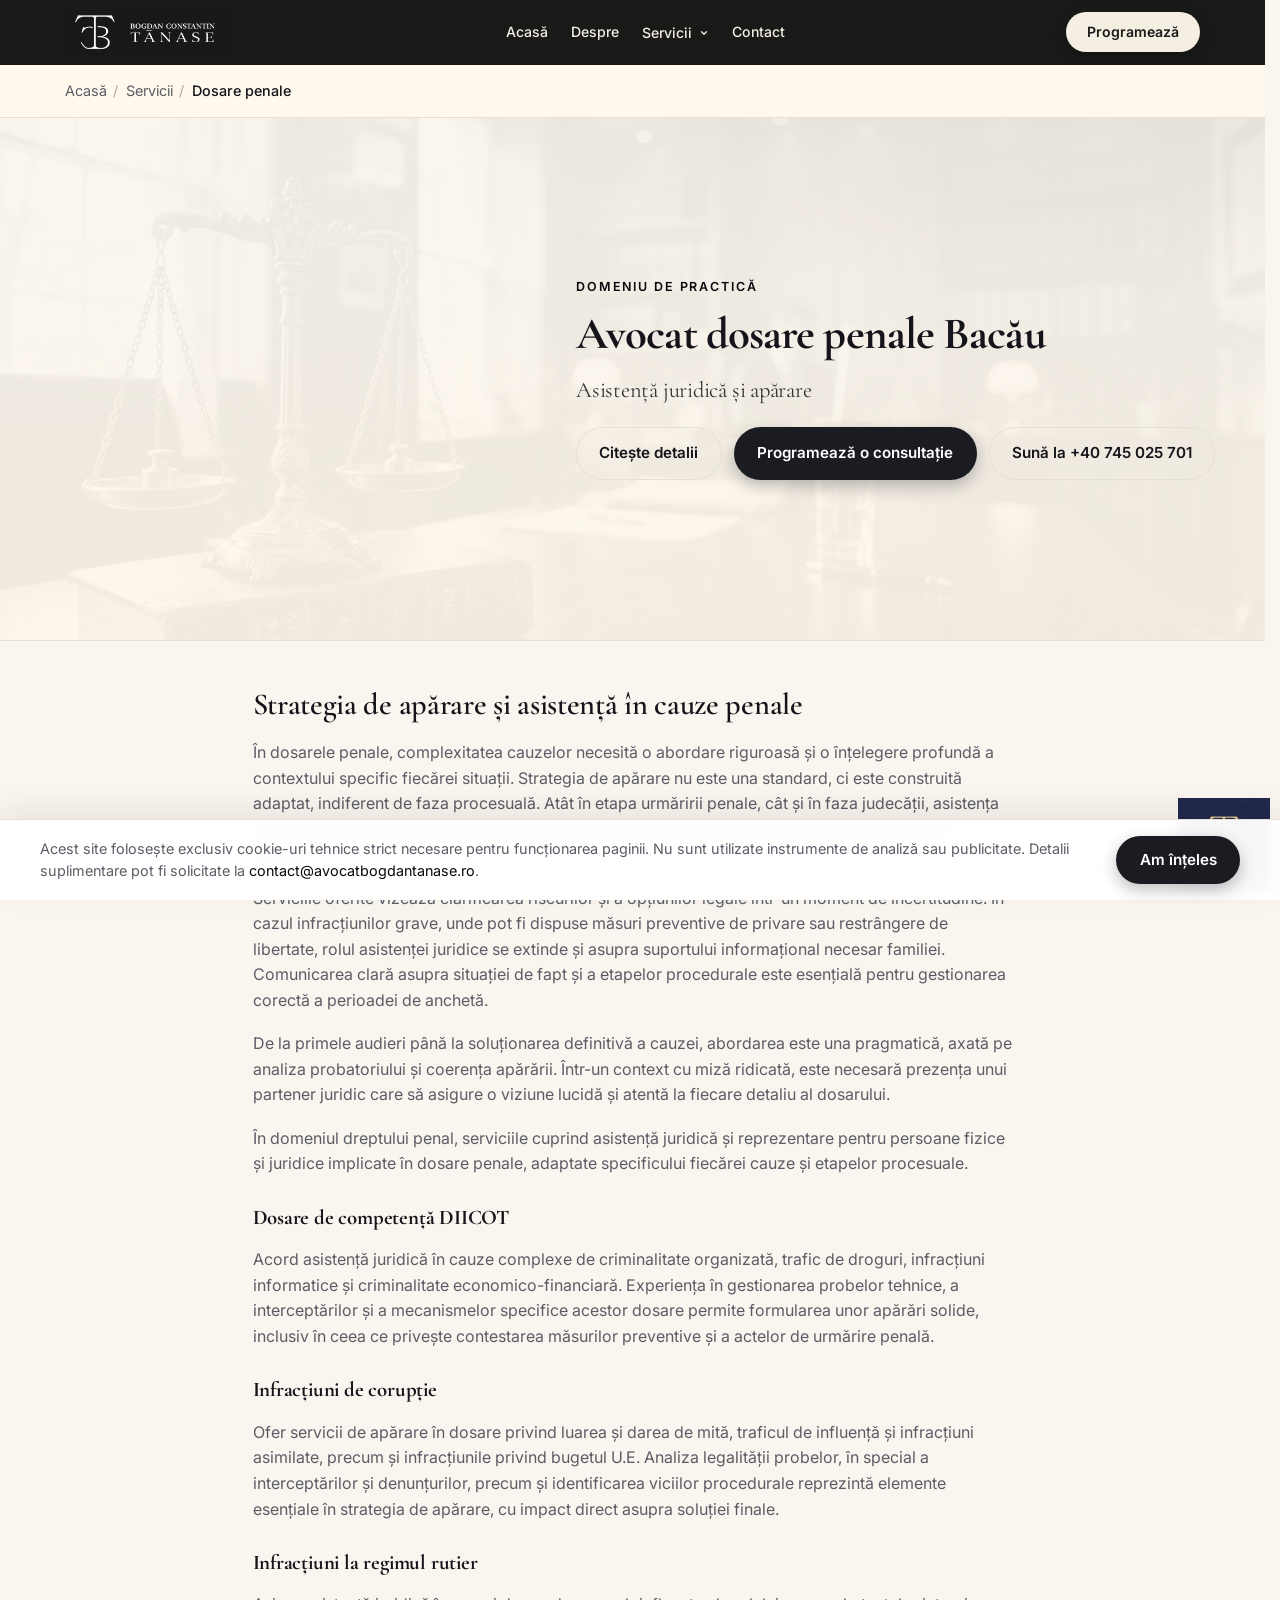
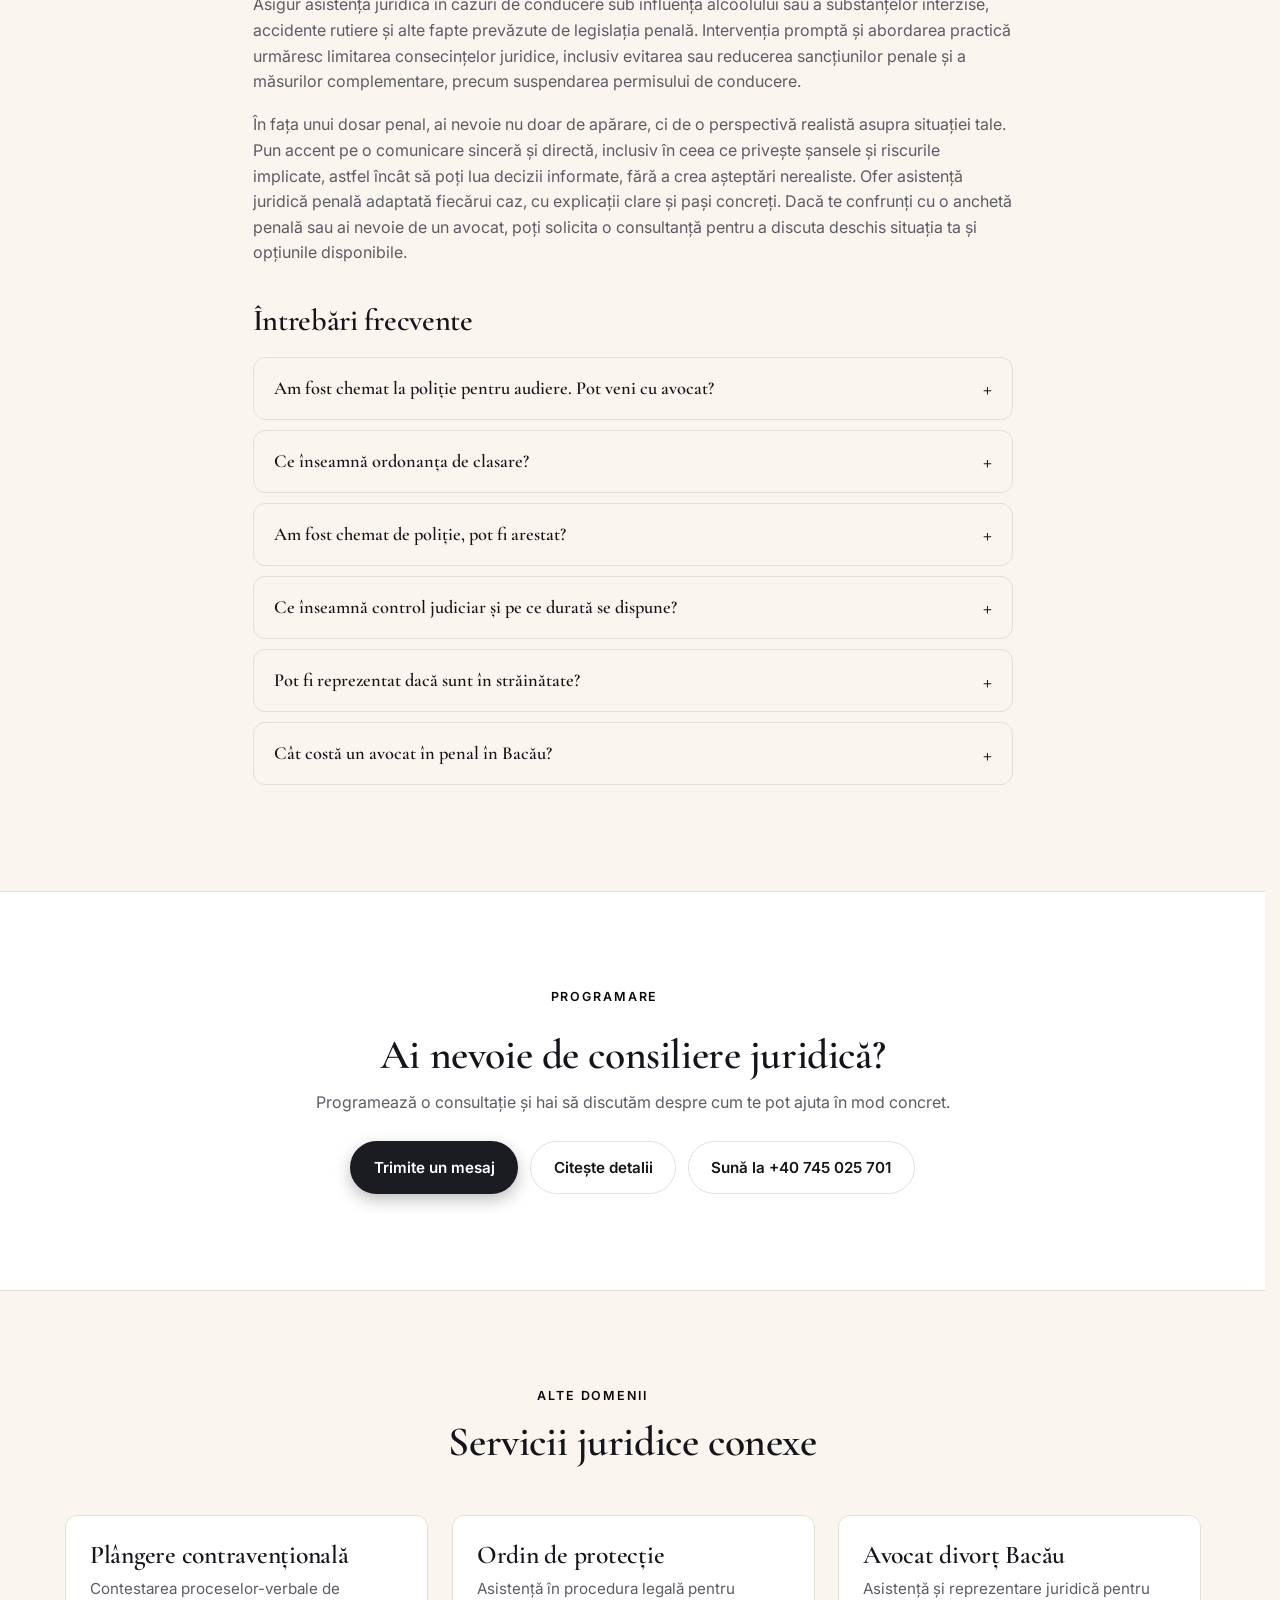
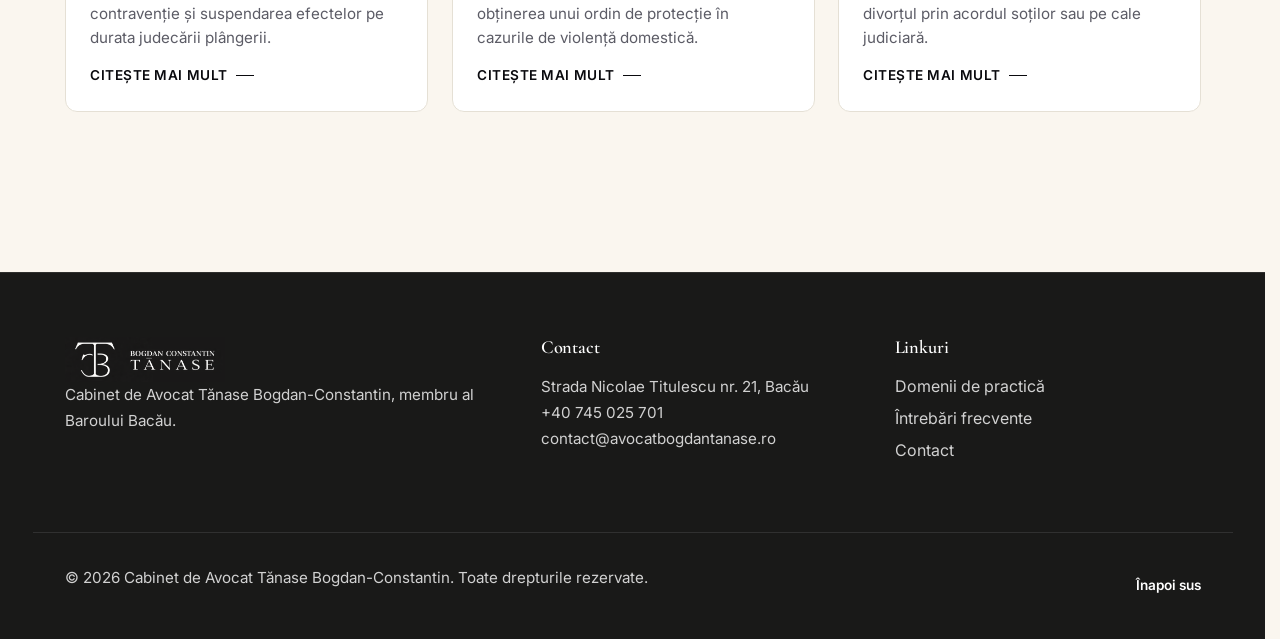
<file: servicii/dosare-penale.html>
<!doctype html>
<html lang="ro">

<head>
  <meta charset="utf-8">
  <meta name="viewport" content="width=device-width, initial-scale=1, viewport-fit=cover">
  <meta name="theme-color" content="#191918">
  <meta name="color-scheme" content="light dark">

  <title>Avocat penalist Bacău | Av. Bogdan Tănase</title>
  <meta name="description"
    content="Avocat penalist în Bacău. Asistență la audiere, urmărire penală și instanță. Drept penal, urgențe la +40 745 025 701.">
  <meta name="keywords"
    content="avocat penalist Bacău, dosare penale Bacău, avocat drept penal Bacău, asistență urmărire penală Bacău, avocat ales urmărire penală Bacău, avocat audiere poliție Bacău, control judiciar Bacău, avocat penal urgent Bacău">
  <meta name="author" content="Bogdan-Constantin Tănase">
  <meta name="robots" content="index, follow, max-image-preview:large">
  <meta name="geo.region" content="RO-BC">
  <meta name="geo.placename" content="Bacău">

  <link rel="canonical" href="https://www.avocatbogdantanase.ro/servicii/dosare-penale.html">
  <link rel="alternate" hreflang="ro-RO" href="https://www.avocatbogdantanase.ro/servicii/dosare-penale.html">
  <link rel="alternate" hreflang="x-default" href="https://www.avocatbogdantanase.ro/servicii/dosare-penale.html">

  <link rel="icon" href="../favicon.ico" sizes="any">
  <link rel="icon" type="image/png" href="../assets/img/logo.png" sizes="any">
  <link rel="apple-touch-icon" href="../assets/img/logo.png">
  <link rel="manifest" href="../site.webmanifest">

  <meta property="og:type" content="article">
  <meta property="og:locale" content="ro_RO">
  <meta property="og:site_name" content="Avocat Bogdan Constantin Tănase">
  <meta property="og:title" content="Avocat penalist Bacău | Av. Bogdan Tănase">
  <meta property="og:description" content="Asistență la audiere, urmărire penală și instanță. Bacău, +40 745 025 701.">
  <meta property="og:url" content="https://www.avocatbogdantanase.ro/servicii/dosare-penale.html">
  <meta property="og:image" content="https://www.avocatbogdantanase.ro/assets/img/avocat-bogdan-tanase.png">

  <meta name="twitter:card" content="summary_large_image">
  <meta name="twitter:title" content="Avocat penalist Bacău | Av. Bogdan Tănase">
  <meta name="twitter:description" content="Avocat penalist Bacău. Asistență urgentă: +40 745 025 701.">
  <meta name="twitter:image" content="https://www.avocatbogdantanase.ro/assets/img/avocat-bogdan-tanase.png">

  <link rel="preconnect" href="https://fonts.googleapis.com">
  <link rel="preconnect" href="https://fonts.gstatic.com" crossorigin>
  <link rel="stylesheet"
    href="https://fonts.googleapis.com/css2?family=Cormorant+Garamond:wght@500;600;700&family=Inter:wght@400;500;600;700&display=swap">
  <link rel="stylesheet" href="../assets/css/styles.css">

  <script type="application/ld+json">
{
  "@context": "https://schema.org",
  "@graph": [
    {
      "@type": "LegalService",
      "name": "Avocat penalist Bacău",
      "serviceType": "Drept penal",
      "provider": { "@id": "https://www.avocatbogdantanase.ro/#attorney" },
      "areaServed": [
        { "@type": "City", "name": "Bacău" },
        { "@type": "AdministrativeArea", "name": "Județul Bacău" }
      ],
      "url": "https://www.avocatbogdantanase.ro/servicii/dosare-penale.html"
    },
    {
      "@type": "BreadcrumbList",
      "itemListElement": [
        { "@type": "ListItem", "position": 1, "name": "Acasă", "item": "https://www.avocatbogdantanase.ro/" },
        { "@type": "ListItem", "position": 2, "name": "Servicii", "item": "https://www.avocatbogdantanase.ro/#domenii" },
        { "@type": "ListItem", "position": 3, "name": "Dosare penale", "item": "https://www.avocatbogdantanase.ro/servicii/dosare-penale.html" }
      ]
    },
    {
      "@type": "FAQPage",
      "mainEntity": [
        { "@type": "Question", "name": "Am fost chemat la poliție pentru audiere. Pot veni cu avocat?", "acceptedAnswer": { "@type": "Answer", "text": "Da. Aveți dreptul de a fi asistat de un avocat la orice audiere, indiferent de calitatea procesuală (martor, suspect, inculpat). Recomand să nu dați declarații până nu discutați cu avocatul, mai ales dacă urmează să fiți audiat ca suspect sau inculpat." } },
        { "@type": "Question", "name": "Ce înseamnă ordonanța de clasare?", "acceptedAnswer": { "@type": "Answer", "text": "Ordonanța de clasare este actul prin care procurorul dispune încetarea urmăririi penale într-un dosar. Se dă atunci când fapta nu există, nu este prevăzută de legea penală, lipsește un element constitutiv al infracțiunii sau există o cauză care înlătură răspunderea penală." } },
        { "@type": "Question", "name": "Am fost chemat de poliție, pot fi arestat?", "acceptedAnswer": { "@type": "Answer", "text": "Când ești chemat prin citație scrisă sau telefonică, nu se pune problema arestării. Arestarea preventivă se propune de procuror în infracțiuni grave, caz în care ești luat direct de polițiști în baza unui mandat de aducere." } },
        { "@type": "Question", "name": "Ce înseamnă control judiciar și pe ce durată se dispune?", "acceptedAnswer": { "@type": "Answer", "text": "Controlul judiciar este o măsură preventivă care impune obligații: să nu părăsești localitatea, să te prezinți periodic la poliție, etc. Se dispune inițial pe maximum 60 de zile, cu posibilitate de prelungire." } },
        { "@type": "Question", "name": "Pot fi reprezentat dacă sunt în străinătate?", "acceptedAnswer": { "@type": "Answer", "text": "Da, poți fi reprezentat, însă trebuie făcută dovada pentru a nu se reține o sustragere de la urmărirea penală. Pentru audiere trebuie să fii prezent personal, cu excepția situației când fapta este recunoscută prin declarație notarială sau la consulat." } },
        { "@type": "Question", "name": "Cât costă un avocat în penal în Bacău?", "acceptedAnswer": { "@type": "Answer", "text": "Onorariul diferă în funcție de infracțiune și gravitate. Pentru dosare fără măsuri preventive porneste de la 3.500 de lei, ajungând la câteva mii de euro în cazuri complexe." } }
      ]
    }
  ]
}
</script>
</head>

<body>

  <a class="skip-link" href="#main">Sari la conținut</a>

  <div class="scroll-progress" aria-hidden="true"><span></span></div>

  <header class="site-header" id="top">
    <div class="container header-row">
      <a href="../index.html" class="brand" aria-label="Avocat Bogdan Constantin Tănase, pagina principală">
        <img src="../assets/img/logo.png" alt="Avocat penalist Bacău - Cabinet Bogdan Constantin Tănase" width="160"
          height="48" decoding="async" fetchpriority="high">
      </a>

      <nav class="nav-desktop" aria-label="Navigație principală">
        <ul>
          <li><a href="../index.html">Acasă</a></li>
          <li><a href="../index.html#despre">Despre</a></li>
          <li class="has-dropdown">
            <a href="../index.html#domenii">
              Servicii
              <svg width="10" height="10" viewBox="0 0 24 24" fill="none" stroke="currentColor" stroke-width="3"
                stroke-linecap="round" stroke-linejoin="round" aria-hidden="true">
                <path d="M6 9l6 6 6-6" />
              </svg>
            </a>
            <ul class="dropdown">
              <li><a href="avocat-divort-bacau.html">Avocat divorț</a></li>
              <li><a href="divort-cu-copii-minori.html">Divorț cu minori</a></li>
              <li><a href="partaj-dupa-divort.html">Partaj după divorț</a></li>
              <li><a href="dosare-penale.html">Dosare penale</a></li>
              <li><a href="plangere-contraventionala.html">Plângere contravențională</a></li>
              <li><a href="ordin-de-protectie.html">Ordin de protecție</a></li>
              <li><a href="contencios-administrativ.html">Contencios administrativ</a></li>
              <li><a href="drept-civil.html">Drept civil</a></li>
            </ul>
          </li>
          <li><a href="../index.html#contact">Contact</a></li>
        </ul>
      </nav>

      <a class="btn btn-primary header-cta" href="../index.html#contact">Programează</a>

      <button class="menu-toggle" type="button" aria-label="Deschide meniul" aria-controls="mobile-menu"
        aria-expanded="false">
        <span></span><span></span><span></span>
      </button>
    </div>
  </header>

  <dialog id="mobile-menu" class="mobile-menu" aria-label="Meniu mobil">
    <div class="mobile-menu-inner">
      <button class="menu-close" type="button" aria-label="Închide meniul">
        <svg width="24" height="24" viewBox="0 0 24 24" aria-hidden="true">
          <path d="M6 6l12 12M18 6L6 18" fill="none" stroke="currentColor" stroke-width="2" stroke-linecap="round" />
        </svg>
      </button>
      <nav aria-label="Navigație mobilă">
        <ul>
          <li><a href="../index.html" data-close>Acasă</a></li>
          <li><a href="../index.html#despre" data-close>Despre</a></li>
          <li><a href="../index.html#domenii" data-close>Domenii de practică</a></li>
          <li><a href="../index.html#faq" data-close>Întrebări frecvente</a></li>
          <li><a href="../index.html#contact" data-close>Contact</a></li>
        </ul>
      </nav>

    </div>
  </dialog>

  <main id="main">

    <nav class="breadcrumb" aria-label="Breadcrumb">
      <div class="container">
        <ol class="breadcrumb-list">
          <li><a href="../index.html">Acasă</a></li>
          <li><a href="../index.html#domenii">Servicii</a></li>
          <li><span aria-current="page">Dosare penale</span></li>
        </ol>
      </div>
    </nav>

    <section class="page-hero">
      <div class="container page-hero-inner">
        <p class="eyebrow">Domeniu de practică</p>
        <h1>Avocat dosare penale Bacău <span>Asistență juridică și apărare</span></h1>
        <div class="page-hero-cta">
          <a class="btn btn-ghost" href="#detalii">Citește detalii</a>
          <a class="btn btn-primary" href="../index.html#contact">Programează o consultație</a>
          
          <a class="btn btn-ghost" href="tel:+40745025701">Sună la +40 745 025 701</a>
        </div>
      </div>
    </section>

    <section class="section" id="detalii">
      <div class="container">
        <div class="prose">
          <h2>Strategia de apărare și asistență în cauze penale</h2>
          <p>În dosarele penale, complexitatea cauzelor necesită o abordare riguroasă și o înțelegere profundă a
            contextului specific fiecărei situații. Strategia de apărare nu este una standard, ci este construită
            adaptat, indiferent de faza procesuală. Atât în etapa urmăririi penale, cât și în faza judecății, asistența
            juridică este orientată prioritar spre protejarea drepturilor procesuale și limitarea consecințelor
            juridice.</p>

          <p>Serviciile oferite vizează clarificarea riscurilor și a opțiunilor legale într-un moment de incertitudine.
            În cazul infracțiunilor grave, unde pot fi dispuse măsuri preventive de privare sau restrângere de
            libertate, rolul asistenței juridice se extinde și asupra suportului informațional necesar familiei.
            Comunicarea clară asupra situației de fapt și a etapelor procedurale este esențială pentru gestionarea
            corectă a perioadei de anchetă.</p>

          <p>De la primele audieri până la soluționarea definitivă a cauzei, abordarea este una pragmatică, axată pe
            analiza probatoriului și coerența apărării. Într-un context cu miză ridicată, este necesară prezența unui
            partener juridic care să asigure o viziune lucidă și atentă la fiecare detaliu al dosarului.</p>

          <p>În domeniul dreptului penal, serviciile cuprind asistență juridică și reprezentare pentru persoane fizice
            și juridice implicate în dosare penale, adaptate specificului fiecărei cauze și etapelor procesuale.</p>

          <h3><strong>Dosare de competență DIICOT</strong></h3>
          <p>Acord asistență juridică în cauze complexe de criminalitate organizată, trafic de droguri, infracțiuni
            informatice și criminalitate economico-financiară. Experiența în gestionarea probelor tehnice, a
            interceptărilor și a mecanismelor specifice acestor dosare permite formularea unor apărări solide, inclusiv
            în ceea ce privește contestarea măsurilor preventive și a actelor de urmărire penală.</p>

          <h3><strong>Infracțiuni de corupție</strong></h3>
          <p>Ofer servicii de apărare în dosare privind luarea și darea de mită, traficul de influență și infracțiuni
            asimilate, precum și infracțiunile privind bugetul U.E. Analiza legalității probelor, în special a
            interceptărilor și denunțurilor, precum și identificarea viciilor procedurale reprezintă elemente esențiale
            în strategia de apărare, cu impact direct asupra soluției finale.</p>

          <h3><strong>Infracțiuni la regimul rutier</strong></h3>
          <p>Asigur asistență juridică în cazuri de conducere sub influența alcoolului sau a substanțelor interzise,
            accidente rutiere și alte fapte prevăzute de legislația penală. Intervenția promptă și abordarea practică
            urmăresc limitarea consecințelor juridice, inclusiv evitarea sau reducerea sancțiunilor penale și a
            măsurilor complementare, precum suspendarea permisului de conducere.</p>

          <p>În fața unui dosar penal, ai nevoie nu doar de apărare, ci de o perspectivă realistă asupra situației tale.
            Pun accent pe o comunicare sinceră și directă, inclusiv în ceea ce privește șansele și riscurile implicate,
            astfel încât să poți lua decizii informate, fără a crea așteptări nerealiste. Ofer asistență juridică penală
            adaptată fiecărui caz, cu explicații clare și pași concreți. Dacă te confrunți cu o anchetă penală sau ai
            nevoie de un avocat, poți solicita o consultanță pentru a discuta deschis situația ta și opțiunile
            disponibile.</p>

          <h2>Întrebări frecvente</h2>
          <div class="faq-list">
            <details>
              <summary>Am fost chemat la poliție pentru audiere. Pot veni cu avocat?</summary>
              <p>Da. Aveți dreptul de a fi asistat de un avocat la orice audiere, indiferent de calitatea procesuală
                (martor, suspect, inculpat). Recomand să nu dați declarații până nu discutați cu avocatul, mai ales dacă
                urmează să fiți audiat ca suspect sau inculpat. Sunați la cabinet, vin cu dumneavoastră.</p>
            </details>
            <details>
              <summary>Ce înseamnă ordonanța de clasare?</summary>
              <p>Ordonanța de clasare este actul prin care procurorul dispune încetarea urmăririi penale într-un dosar.
                Se dă atunci când fapta nu există, nu este prevăzută de legea penală, lipsește un element constitutiv al
                infracțiunii sau există o cauză care înlătură răspunderea penală (de exemplu, prescripția). Soluția
                poate fi atacată cu plângere la procurorul ierarhic superior și ulterior la judecătorul de cameră
                preliminară.</p>
            </details>
            <details>
              <summary>Am fost chemat de poliție, pot fi arestat?</summary>
              <p>Practica a stabilit faptul că atunci când ești chemat prin citație scrisă sau chiar telefonică la
                poliție, nu se pune problema arestării. Arestarea preventivă se propune de procuror în infracțiuni
                grave, cu pedepse mari, caz în care ești luat la audieri direct de polițiști în baza unui mandat de
                aducere, cu sau fără o percheziție domiciliară.</p>
            </details>
            <details>
              <summary>Ce înseamnă control judiciar și pe ce durată se dispune?</summary>
              <p>Controlul judiciar este o măsură preventivă care impune obligații pe durata urmăririi penale: să nu
                părăsești localitatea, să nu te apropii de victimă, să te prezinți periodic la poliție, să nu deții
                arme, alte obligații specifice. Se dispune inițial pe maximum 60 de zile în urmărirea penală, cu
                posibilitate de prelungire, fără a depăși un an, sau doi ani în cauze cu inculpat minor.</p>
            </details>
            <details>
              <summary>Pot fi reprezentat dacă sunt în străinătate?</summary>
              <p>Da, poți fi reprezentat dacă ești în străinătate, însă primul pas este să facem dovada acestui fapt
                pentru a nu se reține o eventuală sustragere de la urmărirea penală, caz în care acest lucru îți poate
                îngreuna extrem de mult soluția în cauză. Pentru audiere, trebuie să fii prezent personal, nimeni nu
                poate da declarație în locul tău. Excepție este situația când fapta este recunoscută, aspect care se
                poate face printr-o declarație notarială sau dată în fața consulatului român din țara în care ești.</p>
            </details>
            <details>
              <summary>Cât costă un avocat în penal în Bacău?</summary>
              <p>În penal onorariul diferă extrem de mult, în funcție de infracțiuni, pedepse, gravitate, situație
                juridică inculpat (recidivist sau nu), măsuri preventive (arestare, control judiciar). Însă onorariul
                pentru dosare cu infracțiuni mai puțin grave, fără măsuri preventive, pornește de la 3.500 de lei,
                urmând a ajunge și la câteva mii de euro în funcție de aspectele sus-menționate. Onorariile vor fi
                stabilite împreună cu dvs. și vom găsi o modalitate de plată acceptabilă.</p>
            </details>
          </div>
        </div>
      </div>
    </section>

    <section class="section service-cta">
      <div class="container service-cta-inner">
        <p class="eyebrow">Programare</p>
        <h2>Ai nevoie de consiliere juridică?</h2>
        <p>Programează o consultație și hai să discutăm despre cum te pot ajuta în mod concret.</p>
        <div class="service-cta-actions">
          <a class="btn btn-primary" href="../index.html#contact">Trimite un mesaj</a>
          <a class="btn btn-ghost" href="#detalii">Citește detalii</a>
          <a class="btn btn-ghost" href="tel:+40745025701">Sună la +40 745 025 701</a>
        </div>
      </div>
    </section>

    <section class="section">
      <div class="container">
        <header class="section-head">
          <p class="eyebrow">Alte domenii</p>
          <h2>Servicii juridice conexe</h2>
        </header>
        <div class="cards" role="list">
          <article class="card" role="listitem">
            <h3><a class="card-stretched" href="plangere-contraventionala.html">Plângere contravențională</a></h3>
            <p>Contestarea proceselor-verbale de contravenție și suspendarea efectelor pe durata judecării plângerii.
            </p>
            <span class="card-link" aria-hidden="true">Citește mai mult</span>
          </article>
          <article class="card" role="listitem">
            <h3><a class="card-stretched" href="ordin-de-protectie.html">Ordin de protecție</a></h3>
            <p>Asistență în procedura legală pentru obținerea unui ordin de protecție în cazurile de violență domestică.
            </p>
            <span class="card-link" aria-hidden="true">Citește mai mult</span>
          </article>
          <article class="card" role="listitem">
            <h3><a class="card-stretched" href="avocat-divort-bacau.html">Avocat divorț Bacău</a></h3>
            <p>Asistență și reprezentare juridică pentru divorțul prin acordul soților sau pe cale judiciară.</p>
            <span class="card-link" aria-hidden="true">Citește mai mult</span>
          </article>
        </div>
      </div>
    </section>

  </main>

  <a class="floating-logo" href="../index.html" aria-label="Acasă">
    <img src="../assets/img/logo-monogram.png" alt="Monogramă Cabinet de Avocat Tănase" width="48" height="48" decoding="async">
  </a>

  <div class="fab-stack" aria-label="Acțiuni rapide">
    <a class="fab fab-whatsapp" href="https://wa.me/40745025701" target="_blank" rel="noopener"
      aria-label="Scrie pe WhatsApp">
      <svg width="22" height="22" viewBox="0 0 24 24" aria-hidden="true">
        <path
          d="M19.1 4.9A10 10 0 0 0 4.3 18.4L3 22l3.7-1.2a10 10 0 0 0 14.8-8.6 10 10 0 0 0-2.4-7.3zm-7 15.5a8.3 8.3 0 0 1-4.2-1.1l-.3-.2-2.2.7.7-2.1-.2-.3a8.3 8.3 0 1 1 6.2 3zm4.6-6.2c-.3-.1-1.5-.7-1.7-.8s-.4-.1-.6.1-.7.8-.8 1c-.2.1-.3.2-.6 0a6.8 6.8 0 0 1-2-1.2 7.6 7.6 0 0 1-1.4-1.7c-.1-.3 0-.4.1-.5l.4-.4.2-.4v-.4l-.7-1.7c-.2-.4-.4-.4-.6-.4h-.5a1 1 0 0 0-.7.3 3 3 0 0 0-.9 2.2c0 1.3 1 2.6 1.1 2.7s1.9 2.9 4.6 4.1c.6.3 1.1.4 1.5.6.6.2 1.2.2 1.6.1.5-.1 1.5-.6 1.7-1.2s.2-1.1.2-1.2-.2-.2-.5-.4z"
          fill="currentColor" />
      </svg>
    </a>
    <a class="fab fab-call" href="tel:+40745025701" aria-label="Sună la +40 745 025 701">
      <svg width="22" height="22" viewBox="0 0 24 24" aria-hidden="true">
        <path
          d="M6.6 10.8a15.1 15.1 0 0 0 6.6 6.6l2.2-2.2a1 1 0 0 1 1-.25 11.5 11.5 0 0 0 3.6.57 1 1 0 0 1 1 1V20a1 1 0 0 1-1 1A17 17 0 0 1 3 4a1 1 0 0 1 1-1h3.5a1 1 0 0 1 1 1 11.5 11.5 0 0 0 .57 3.6 1 1 0 0 1-.25 1L6.6 10.8z"
          fill="currentColor" />
      </svg>
    </a>
  </div>

  <aside class="cookie-banner" id="cookie-banner" role="region" aria-label="Notificare cookie-uri" hidden>
    <div class="cookie-inner">
      <p>
        Acest site folosește exclusiv cookie-uri tehnice strict necesare pentru funcționarea paginii.
        Nu sunt utilizate instrumente de analiză sau publicitate. Detalii suplimentare pot fi solicitate la
        <a href="mailto:contact@avocatbogdantanase.ro">contact@avocatbogdantanase.ro</a>.
      </p>
      <div class="cookie-actions">
        <button class="btn btn-primary" type="button" data-cookie-accept>Am înțeles</button>
      </div>
    </div>
  </aside>

  <footer class="site-footer">
    <div class="container footer-grid">
      <div>
        <img src="../assets/img/logo-down-white.png" alt="Cabinet de Avocat Tănase Bogdan-Constantin" width="160"
          height="48" loading="lazy" decoding="async">
        <p>Cabinet de Avocat Tănase Bogdan-Constantin, membru al Baroului Bacău.</p>
      </div>
      <div>
        <h4>Contact</h4>
        <p>
          Strada Nicolae Titulescu nr. 21, Bacău<br>
          <a href="tel:+40745025701">+40 745 025 701</a><br>
          <a href="mailto:contact@avocatbogdantanase.ro">contact@avocatbogdantanase.ro</a>
        </p>
      </div>
      <div>
        <h4>Linkuri</h4>
        <ul class="footer-links">
          <li><a href="../index.html#domenii">Domenii de practică</a></li>
          <li><a href="../index.html#faq">Întrebări frecvente</a></li>
          <li><a href="../index.html#contact">Contact</a></li>
        </ul>
      </div>
    </div>
    <div class="container footer-bottom">
      <p>&copy; <span id="year">2026</span> Cabinet de Avocat Tănase Bogdan-Constantin. Toate drepturile rezervate.</p>
      <a class="back-top" href="#main">Înapoi sus</a>
    </div>
  </footer>

  <script type="module" src="../assets/js/script.js" defer></script>
  <script>
    if ('serviceWorker' in navigator && location.protocol !== 'file:') {
      window.addEventListener('load', () => {
        navigator.serviceWorker.register('../sw.js').catch(() => { });
      });
    }
  </script>
</body>

</html>
</file>
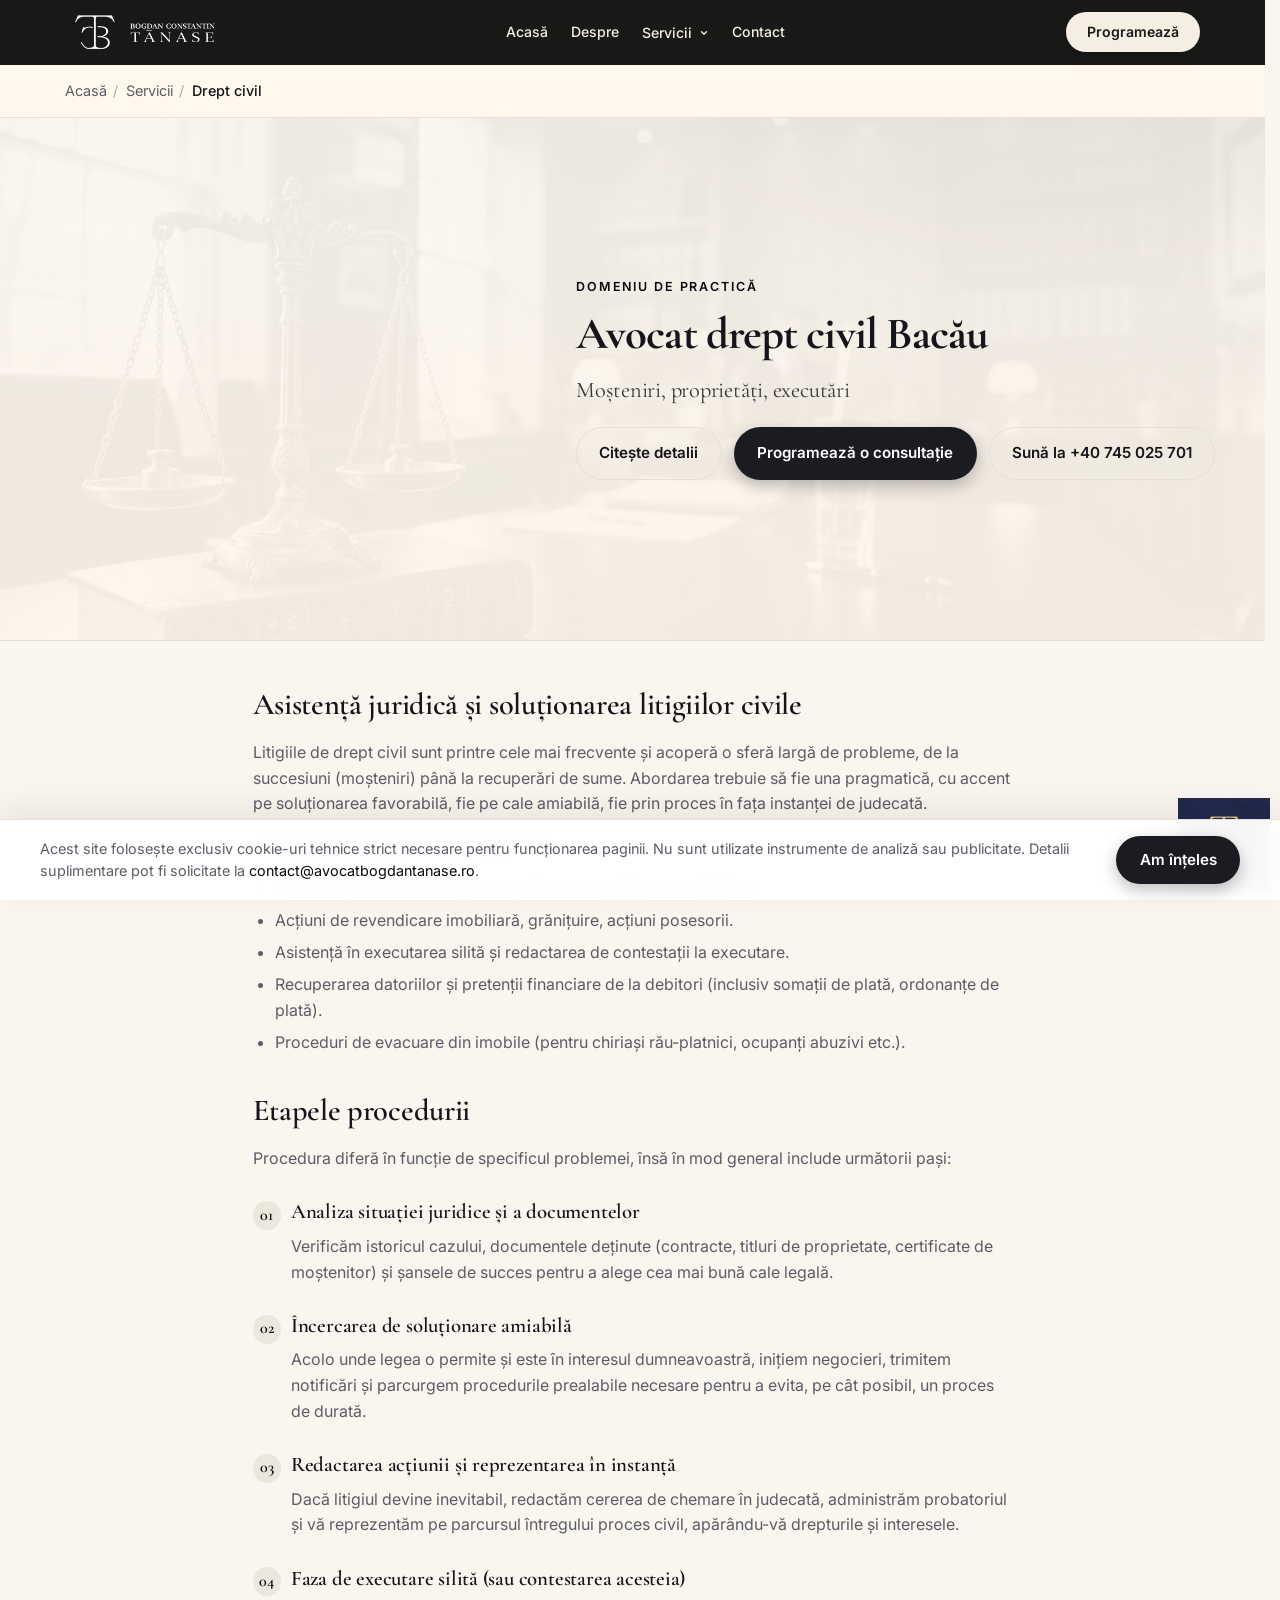
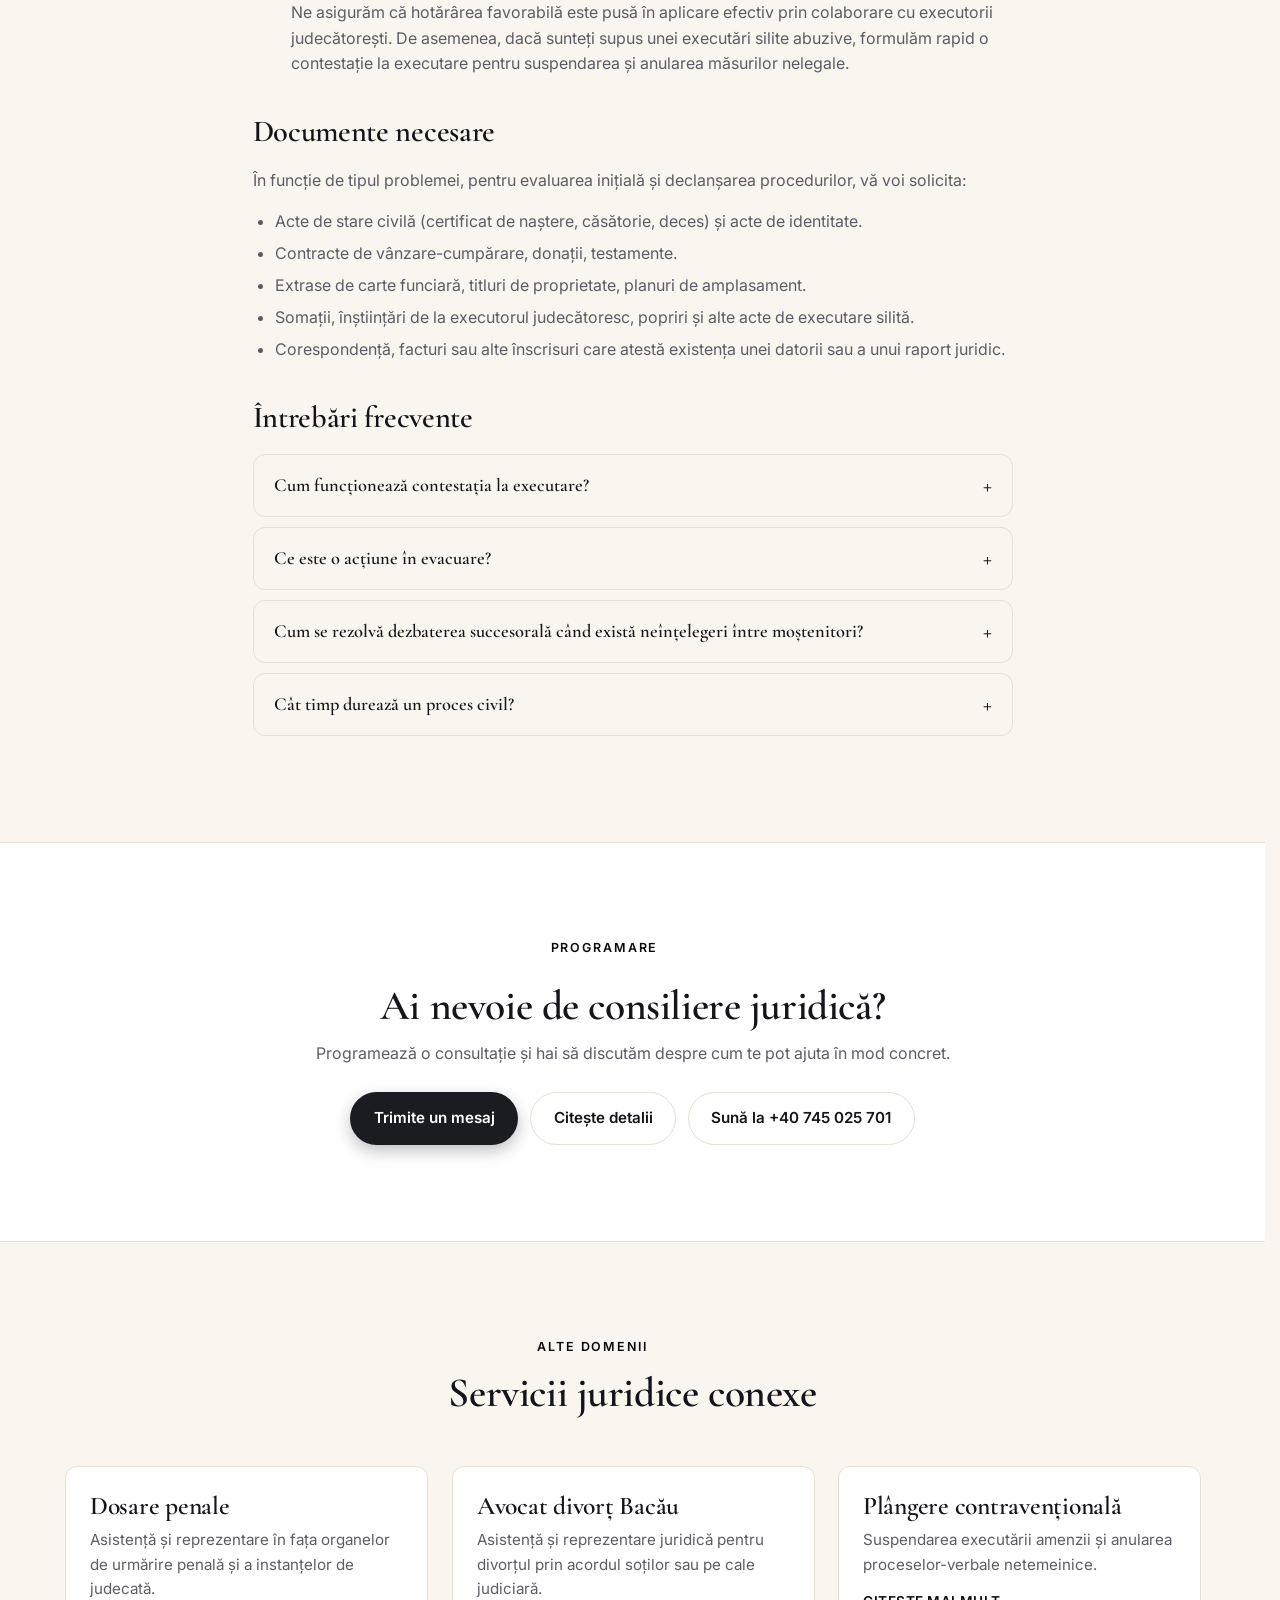
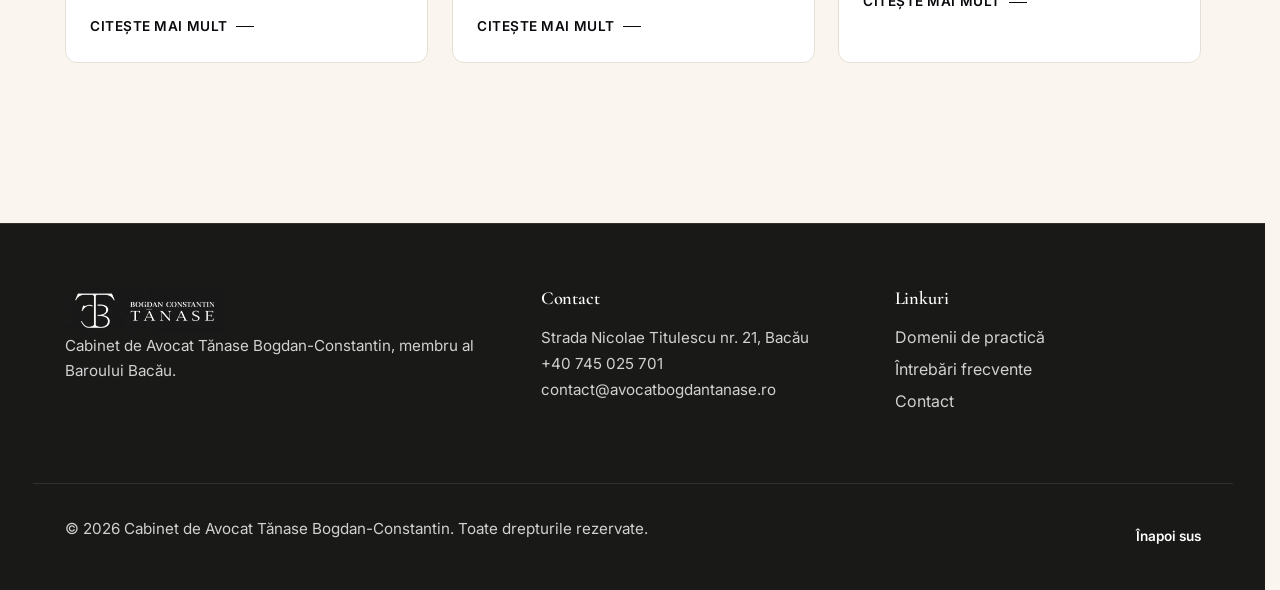
<file: servicii/drept-civil.html>
<!doctype html>
<html lang="ro">

<head>
  <meta charset="utf-8">
  <meta name="viewport" content="width=device-width, initial-scale=1, viewport-fit=cover">
  <meta name="theme-color" content="#191918">
  <meta name="color-scheme" content="light dark">

  <title>Drept civil Bacău | Moșteniri, Datorii, Executări | Av. Bogdan Tănase</title>
  <meta name="description"
    content="Avocat drept civil în Bacău: asistență și reprezentare pentru moșteniri, partaj, revendicări, datorii, contestație la executare silită și evacuare. Consultație la +40 745 025 701.">
  <meta name="keywords"
    content="avocat drept civil Bacău, succesiune Bacău, moșteniri Bacău, avocat evacuare Bacău, contestație la executare Bacău, recuperare datorii Bacău, revendicare imobiliară Bacău, avocat Bacău">
  <meta name="author" content="Bogdan-Constantin Tănase">
  <meta name="robots" content="index, follow, max-image-preview:large">
  <meta name="geo.region" content="RO-BC">
  <meta name="geo.placename" content="Bacău">

  <link rel="canonical" href="https://www.avocatbogdantanase.ro/servicii/drept-civil.html">
  <link rel="alternate" hreflang="ro-RO" href="https://www.avocatbogdantanase.ro/servicii/drept-civil.html">
  <link rel="alternate" hreflang="x-default" href="https://www.avocatbogdantanase.ro/servicii/drept-civil.html">

  <link rel="icon" href="../favicon.ico" sizes="any">
  <link rel="icon" type="image/png" href="../assets/img/logo.png" sizes="any">
  <link rel="apple-touch-icon" href="../assets/img/logo.png">
  <link rel="manifest" href="../site.webmanifest">

  <meta property="og:type" content="article">
  <meta property="og:locale" content="ro_RO">
  <meta property="og:site_name" content="Avocat Bogdan Constantin Tănase">
  <meta property="og:title" content="Drept civil Bacău | Moșteniri, Datorii, Executări | Av. Bogdan Tănase">
  <meta property="og:description"
    content="Avocat drept civil în Bacău: succesiuni, recuperare datorii, contestații la executare silită și acțiuni de evacuare. +40 745 025 701.">
  <meta property="og:url" content="https://www.avocatbogdantanase.ro/servicii/drept-civil.html">
  <meta property="og:image" content="https://www.avocatbogdantanase.ro/assets/img/avocat-bogdan-tanase.png">

  <meta name="twitter:card" content="summary_large_image">
  <meta name="twitter:title" content="Drept civil Bacău | Moșteniri, Datorii, Executări | Av. Bogdan Tănase">
  <meta name="twitter:description"
    content="Avocat drept civil în Bacău: succesiuni, recuperare datorii, contestații la executare silită și acțiuni de evacuare. +40 745 025 701.">
  <meta name="twitter:image" content="https://www.avocatbogdantanase.ro/assets/img/avocat-bogdan-tanase.png">

  <link rel="preconnect" href="https://fonts.googleapis.com">
  <link rel="preconnect" href="https://fonts.gstatic.com" crossorigin>
  <link rel="stylesheet"
    href="https://fonts.googleapis.com/css2?family=Cormorant+Garamond:wght@500;600;700&family=Inter:wght@400;500;600;700&display=swap">
  <link rel="stylesheet" href="../assets/css/styles.css">

  <script type="application/ld+json">
{
  "@context": "https://schema.org",
  "@graph": [
    {
      "@type": "LegalService",
      "name": "Drept Civil",
      "serviceType": "Drept civil, moșteniri, executări silite",
      "provider": { "@id": "https://www.avocatbogdantanase.ro/#attorney" },
      "areaServed": [
        { "@type": "City", "name": "Bacău" },
        { "@type": "AdministrativeArea", "name": "Județul Bacău" }
      ],
      "url": "https://www.avocatbogdantanase.ro/servicii/drept-civil.html"
    },
    {
      "@type": "BreadcrumbList",
      "itemListElement": [
        { "@type": "ListItem", "position": 1, "name": "Acasă", "item": "https://www.avocatbogdantanase.ro/" },
        { "@type": "ListItem", "position": 2, "name": "Servicii", "item": "https://www.avocatbogdantanase.ro/#domenii" },
        { "@type": "ListItem", "position": 3, "name": "Drept civil", "item": "https://www.avocatbogdantanase.ro/servicii/drept-civil.html" }
      ]
    },
    {
      "@type": "FAQPage",
      "mainEntity": [
        { "@type": "Question", "name": "Cum funcționează contestația la executare?", "acceptedAnswer": { "@type": "Answer", "text": "Contestația la executare silită trebuie formulată în termen de 15 zile de la primirea actelor. Poate suspenda sau anula executările abuzive ori prescrise." } },
        { "@type": "Question", "name": "Ce este o acțiune în evacuare?", "acceptedAnswer": { "@type": "Answer", "text": "Este o procedură urgentă prin care se redobândește folosința unui imobil ocupat fără drept sau de un chiriaș care nu mai plătește ori are contractul expirat." } },
        { "@type": "Question", "name": "Cum se rezolvă dezbaterea succesorală când există neînțelegeri?", "acceptedAnswer": { "@type": "Answer", "text": "Dacă moștenitorii nu se înțeleg la notar, partajul se face în instanță, unde judecătorul stabilește cotele și atribuie bunurile în natură sau prin suliți." } },
        { "@type": "Question", "name": "Cât timp durează un proces civil?", "acceptedAnswer": { "@type": "Answer", "text": "Durata variază: evacuările și contestațiile sunt mai rapide, în timp ce partajele complexe pot dura de la câteva luni la 1-2 ani." } }
      ]
    }
  ]
}
</script>
</head>

<body>

  <a class="skip-link" href="#main">Sari la conținut</a>

  <div class="scroll-progress" aria-hidden="true"><span></span></div>

  <header class="site-header" id="top">
    <div class="container header-row">
      <a href="../index.html" class="brand" aria-label="Avocat Bogdan Constantin Tănase, pagina principală">
        <img src="../assets/img/logo.png" alt="Avocat drept civil Bacău - Cabinet Bogdan Tănase" width="160" height="48"
          decoding="async" fetchpriority="high">
      </a>

      <nav class="nav-desktop" aria-label="Navigație principală">
        <ul>
          <li><a href="../index.html">Acasă</a></li>
          <li><a href="../index.html#despre">Despre</a></li>
          <li class="has-dropdown">
            <a href="../index.html#domenii">
              Servicii
              <svg width="10" height="10" viewBox="0 0 24 24" fill="none" stroke="currentColor" stroke-width="3"
                stroke-linecap="round" stroke-linejoin="round" aria-hidden="true">
                <path d="M6 9l6 6 6-6" />
              </svg>
            </a>
            <ul class="dropdown">
              <li><a href="avocat-divort-bacau.html">Avocat divorț</a></li>
              <li><a href="divort-cu-copii-minori.html">Divorț cu minori</a></li>
              <li><a href="partaj-dupa-divort.html">Partaj după divorț</a></li>
              <li><a href="dosare-penale.html">Dosare penale</a></li>
              <li><a href="plangere-contraventionala.html">Plângere contravențională</a></li>
              <li><a href="ordin-de-protectie.html">Ordin de protecție</a></li>
              <li><a href="contencios-administrativ.html">Contencios administrativ</a></li>
              <li><a href="drept-civil.html">Drept civil</a></li>
            </ul>
          </li>
          <li><a href="../index.html#contact">Contact</a></li>
        </ul>
      </nav>

      <a class="btn btn-primary header-cta" href="../index.html#contact">Programează</a>

      <button class="menu-toggle" type="button" aria-label="Deschide meniul" aria-controls="mobile-menu"
        aria-expanded="false">
        <span></span><span></span><span></span>
      </button>
    </div>
  </header>

  <dialog id="mobile-menu" class="mobile-menu" aria-label="Meniu mobil">
    <div class="mobile-menu-inner">
      <button class="menu-close" type="button" aria-label="Închide meniul">
        <svg width="24" height="24" viewBox="0 0 24 24" aria-hidden="true">
          <path d="M6 6l12 12M18 6L6 18" fill="none" stroke="currentColor" stroke-width="2" stroke-linecap="round" />
        </svg>
      </button>
      <nav aria-label="Navigație mobilă">
        <ul>
          <li><a href="../index.html" data-close>Acasă</a></li>
          <li><a href="../index.html#despre" data-close>Despre</a></li>
          <li><a href="../index.html#domenii" data-close>Domenii de practică</a></li>
          <li><a href="../index.html#faq" data-close>Întrebări frecvente</a></li>
          <li><a href="../index.html#contact" data-close>Contact</a></li>
        </ul>
      </nav>

    </div>
  </dialog>

  <main id="main">

    <nav class="breadcrumb" aria-label="Breadcrumb">
      <div class="container">
        <ol class="breadcrumb-list">
          <li><a href="../index.html">Acasă</a></li>
          <li><a href="../index.html#domenii">Servicii</a></li>
          <li><span aria-current="page">Drept civil</span></li>
        </ol>
      </div>
    </nav>

    <section class="page-hero">
      <div class="container page-hero-inner">
        <p class="eyebrow">Domeniu de practică</p>
        <h1>Avocat drept civil Bacău <span>Moșteniri, proprietăți, executări</span></h1>
        <div class="page-hero-cta">
          <a class="btn btn-ghost" href="#detalii">Citește detalii</a>
          <a class="btn btn-primary" href="../index.html#contact">Programează o consultație</a>
          
          <a class="btn btn-ghost" href="tel:+40745025701">Sună la +40 745 025 701</a>
        </div>
      </div>
    </section>

    <section class="section" id="detalii">
      <div class="container">
        <div class="prose">
          <h2>Asistență juridică și soluționarea litigiilor civile</h2>
          <p>Litigiile de drept civil sunt printre cele mai frecvente și acoperă o sferă largă de probleme, de la
            succesiuni (moșteniri) până la recuperări de sume. Abordarea trebuie să fie una pragmatică, cu accent pe
            soluționarea favorabilă, fie pe cale amiabilă, fie prin proces în fața instanței de judecată.</p>
          <p>Domeniile principale de intervenție includ:</p>
          <ul>
            <li>Proceduri succesorale, ieșiri din indiviziune (partaj de moștenire).</li>
            <li>Acțiuni de revendicare imobiliară, grănițuire, acțiuni posesorii.</li>
            <li>Asistență în executarea silită și redactarea de contestații la executare.</li>
            <li>Recuperarea datoriilor și pretenții financiare de la debitori (inclusiv somații de plată, ordonanțe de
              plată).</li>
            <li>Proceduri de evacuare din imobile (pentru chiriași rău-platnici, ocupanți abuzivi etc.).</li>
          </ul>

          <h2>Etapele procedurii</h2>
          <p>Procedura diferă în funcție de specificul problemei, însă în mod general include următorii pași:</p>
          <ol>
            <li>
              <h3>Analiza situației juridice și a documentelor</h3>
              <p>Verificăm istoricul cazului, documentele deținute (contracte, titluri de proprietate, certificate de
                moștenitor) și șansele de succes pentru a alege cea mai bună cale legală.</p>
            </li>
            <li>
              <h3>Încercarea de soluționare amiabilă</h3>
              <p>Acolo unde legea o permite și este în interesul dumneavoastră, inițiem negocieri, trimitem notificări
                și parcurgem procedurile prealabile necesare pentru a evita, pe cât posibil, un proces de durată.</p>
            </li>
            <li>
              <h3>Redactarea acțiunii și reprezentarea în instanță</h3>
              <p>Dacă litigiul devine inevitabil, redactăm cererea de chemare în judecată, administrăm probatoriul și vă
                reprezentăm pe parcursul întregului proces civil, apărându-vă drepturile și interesele.</p>
            </li>
            <li>
              <h3>Faza de executare silită (sau contestarea acesteia)</h3>
              <p>Ne asigurăm că hotărârea favorabilă este pusă în aplicare efectiv prin colaborare cu executorii
                judecătorești. De asemenea, dacă sunteți supus unei executări silite abuzive, formulăm rapid o
                contestație la executare pentru suspendarea și anularea măsurilor nelegale.</p>
            </li>
          </ol>

          <h2>Documente necesare</h2>
          <p>În funcție de tipul problemei, pentru evaluarea inițială și declanșarea procedurilor, vă voi solicita:</p>
          <ul>
            <li>Acte de stare civilă (certificat de naștere, căsătorie, deces) și acte de identitate.</li>
            <li>Contracte de vânzare-cumpărare, donații, testamente.</li>
            <li>Extrase de carte funciară, titluri de proprietate, planuri de amplasament.</li>
            <li>Somații, înștiințări de la executorul judecătoresc, popriri și alte acte de executare silită.</li>
            <li>Corespondență, facturi sau alte înscrisuri care atestă existența unei datorii sau a unui raport juridic.
            </li>
          </ul>

          <h2>Întrebări frecvente</h2>
          <div class="faq-list">
            <details>
              <summary>Cum funcționează contestația la executare?</summary>
              <p>Contestația la executare silită trebuie formulată, de regulă, în termen de 15 zile de la data primirii
                actelor de la executor. Prin aceasta se pot anula actele de executare făcute abuziv sau în afara
                termenelor legale (de exemplu, dacă dreptul de a cere executarea silită s-a prescris). Dacă s-a
                instituit poprire pe cont, este esențial să acționăm imediat.</p>
            </details>
            <details>
              <summary>Ce este o acțiune în evacuare?</summary>
              <p>Dacă un chiriaș refuză să părăsească locuința deși contractul a expirat sau nu a mai plătit chiria, ori
                dacă o persoană ocupă un imobil fără drept (ocupant abuziv), se poate iniția o acțiune rapidă de
                evacuare. Scopul acesteia este redobândirea folosinței imobilului printr-o procedură urgentă, pe baza
                unei hotărâri judecătorești.</p>
            </details>
            <details>
              <summary>Cum se rezolvă dezbaterea succesorală când există neînțelegeri între moștenitori?</summary>
              <p>Dacă moștenitorii nu se înțeleg amiabil în fața notarului (fie cu privire la cine are dreptul la
                moștenire, fie cu privire la bunurile ce compun masa succesorală), partajul succesoral se va muta în
                instanță. Judecătorul va stabili cota fiecărui moștenitor, bunurile lăsate de defunct și va decide
                atribuirea în natură a bunurilor sau compensarea celorlalți prin suliți (sume de bani).</p>
            </details>
            <details>
              <summary>Cât timp durează un proces civil?</summary>
              <p>Durata variază semnificativ în funcție de complexitatea cazului, de necesitatea efectuării unor
                expertize (topografice, contabile) și de gradul de încărcare al instanței. O contestație la executare
                sau o acțiune în evacuare se judecă, în general, mai rapid. Un partaj succesoral complex poate dura de
                la câteva luni până la 1-2 ani.</p>
            </details>
          </div>
        </div>
      </div>
    </section>

    <section class="section service-cta">
      <div class="container service-cta-inner">
        <p class="eyebrow">Programare</p>
        <h2>Ai nevoie de consiliere juridică?</h2>
        <p>Programează o consultație și hai să discutăm despre cum te pot ajuta în mod concret.</p>
        <div class="service-cta-actions">
          <a class="btn btn-primary" href="../index.html#contact">Trimite un mesaj</a>
          <a class="btn btn-ghost" href="#detalii">Citește detalii</a>
          <a class="btn btn-ghost" href="tel:+40745025701">Sună la +40 745 025 701</a>
        </div>
      </div>
    </section>

    <section class="section">
      <div class="container">
        <header class="section-head">
          <p class="eyebrow">Alte domenii</p>
          <h2>Servicii juridice conexe</h2>
        </header>
        <div class="cards" role="list">
          <article class="card" role="listitem">
            <h3><a class="card-stretched" href="dosare-penale.html">Dosare penale</a></h3>
            <p>Asistență și reprezentare în fața organelor de urmărire penală și a instanțelor de judecată.</p>
            <span class="card-link" aria-hidden="true">Citește mai mult</span>
          </article>
          <article class="card" role="listitem">
            <h3><a class="card-stretched" href="avocat-divort-bacau.html">Avocat divorț Bacău</a></h3>
            <p>Asistență și reprezentare juridică pentru divorțul prin acordul soților sau pe cale judiciară.</p>
            <span class="card-link" aria-hidden="true">Citește mai mult</span>
          </article>
          <article class="card" role="listitem">
            <h3><a class="card-stretched" href="plangere-contraventionala.html">Plângere contravențională</a></h3>
            <p>Suspendarea executării amenzii și anularea proceselor-verbale netemeinice.</p>
            <span class="card-link" aria-hidden="true">Citește mai mult</span>
          </article>
        </div>
      </div>
    </section>

  </main>

  <a class="floating-logo" href="../index.html" aria-label="Acasă">
    <img src="../assets/img/logo-monogram.png" alt="Monogramă Cabinet de Avocat Tănase" width="48" height="48" decoding="async">
  </a>

  <div class="fab-stack" aria-label="Acțiuni rapide">
    <a class="fab fab-whatsapp" href="https://wa.me/40745025701" target="_blank" rel="noopener"
      aria-label="Scrie pe WhatsApp">
      <svg width="22" height="22" viewBox="0 0 24 24" aria-hidden="true">
        <path
          d="M19.1 4.9A10 10 0 0 0 4.3 18.4L3 22l3.7-1.2a10 10 0 0 0 14.8-8.6 10 10 0 0 0-2.4-7.3zm-7 15.5a8.3 8.3 0 0 1-4.2-1.1l-.3-.2-2.2.7.7-2.1-.2-.3a8.3 8.3 0 1 1 6.2 3zm4.6-6.2c-.3-.1-1.5-.7-1.7-.8s-.4-.1-.6.1-.7.8-.8 1c-.2.1-.3.2-.6 0a6.8 6.8 0 0 1-2-1.2 7.6 7.6 0 0 1-1.4-1.7c-.1-.3 0-.4.1-.5l.4-.4.2-.4v-.4l-.7-1.7c-.2-.4-.4-.4-.6-.4h-.5a1 1 0 0 0-.7.3 3 3 0 0 0-.9 2.2c0 1.3 1 2.6 1.1 2.7s1.9 2.9 4.6 4.1c.6.3 1.1.4 1.5.6.6.2 1.2.2 1.6.1.5-.1 1.5-.6 1.7-1.2s.2-1.1.2-1.2-.2-.2-.5-.4z"
          fill="currentColor" />
      </svg>
    </a>
    <a class="fab fab-call" href="tel:+40745025701" aria-label="Sună la +40 745 025 701">
      <svg width="22" height="22" viewBox="0 0 24 24" aria-hidden="true">
        <path
          d="M6.6 10.8a15.1 15.1 0 0 0 6.6 6.6l2.2-2.2a1 1 0 0 1 1-.25 11.5 11.5 0 0 0 3.6.57 1 1 0 0 1 1 1V20a1 1 0 0 1-1 1A17 17 0 0 1 3 4a1 1 0 0 1 1-1h3.5a1 1 0 0 1 1 1 11.5 11.5 0 0 0 .57 3.6 1 1 0 0 1-.25 1L6.6 10.8z"
          fill="currentColor" />
      </svg>
    </a>
  </div>

  <aside class="cookie-banner" id="cookie-banner" role="region" aria-label="Notificare cookie-uri" hidden>
    <div class="cookie-inner">
      <p>
        Acest site folosește exclusiv cookie-uri tehnice strict necesare pentru funcționarea paginii.
        Nu sunt utilizate instrumente de analiză sau publicitate. Detalii suplimentare pot fi solicitate la
        <a href="mailto:contact@avocatbogdantanase.ro">contact@avocatbogdantanase.ro</a>.
      </p>
      <div class="cookie-actions">
        <button class="btn btn-primary" type="button" data-cookie-accept>Am înțeles</button>
      </div>
    </div>
  </aside>

  <footer class="site-footer">
    <div class="container footer-grid">
      <div>
        <img src="../assets/img/logo-down-white.png" alt="Cabinet de Avocat Tănase Bogdan-Constantin" width="160"
          height="48" loading="lazy" decoding="async">
        <p>Cabinet de Avocat Tănase Bogdan-Constantin, membru al Baroului Bacău.</p>
      </div>
      <div>
        <h4>Contact</h4>
        <p>
          Strada Nicolae Titulescu nr. 21, Bacău<br>
          <a href="tel:+40745025701">+40 745 025 701</a><br>
          <a href="mailto:contact@avocatbogdantanase.ro">contact@avocatbogdantanase.ro</a>
        </p>
      </div>
      <div>
        <h4>Linkuri</h4>
        <ul class="footer-links">
          <li><a href="../index.html#domenii">Domenii de practică</a></li>
          <li><a href="../index.html#faq">Întrebări frecvente</a></li>
          <li><a href="../index.html#contact">Contact</a></li>
        </ul>
      </div>
    </div>
    <div class="container footer-bottom">
      <p>&copy; <span id="year">2026</span> Cabinet de Avocat Tănase Bogdan-Constantin. Toate drepturile rezervate.</p>
      <a class="back-top" href="#main">Înapoi sus</a>
    </div>
  </footer>

  <script type="module" src="../assets/js/script.js" defer></script>
  <script>
    if ('serviceWorker' in navigator && location.protocol !== 'file:') {
      window.addEventListener('load', () => {
        navigator.serviceWorker.register('../sw.js').catch(() => { });
      });
    }
  </script>
</body>

</html>
</file>
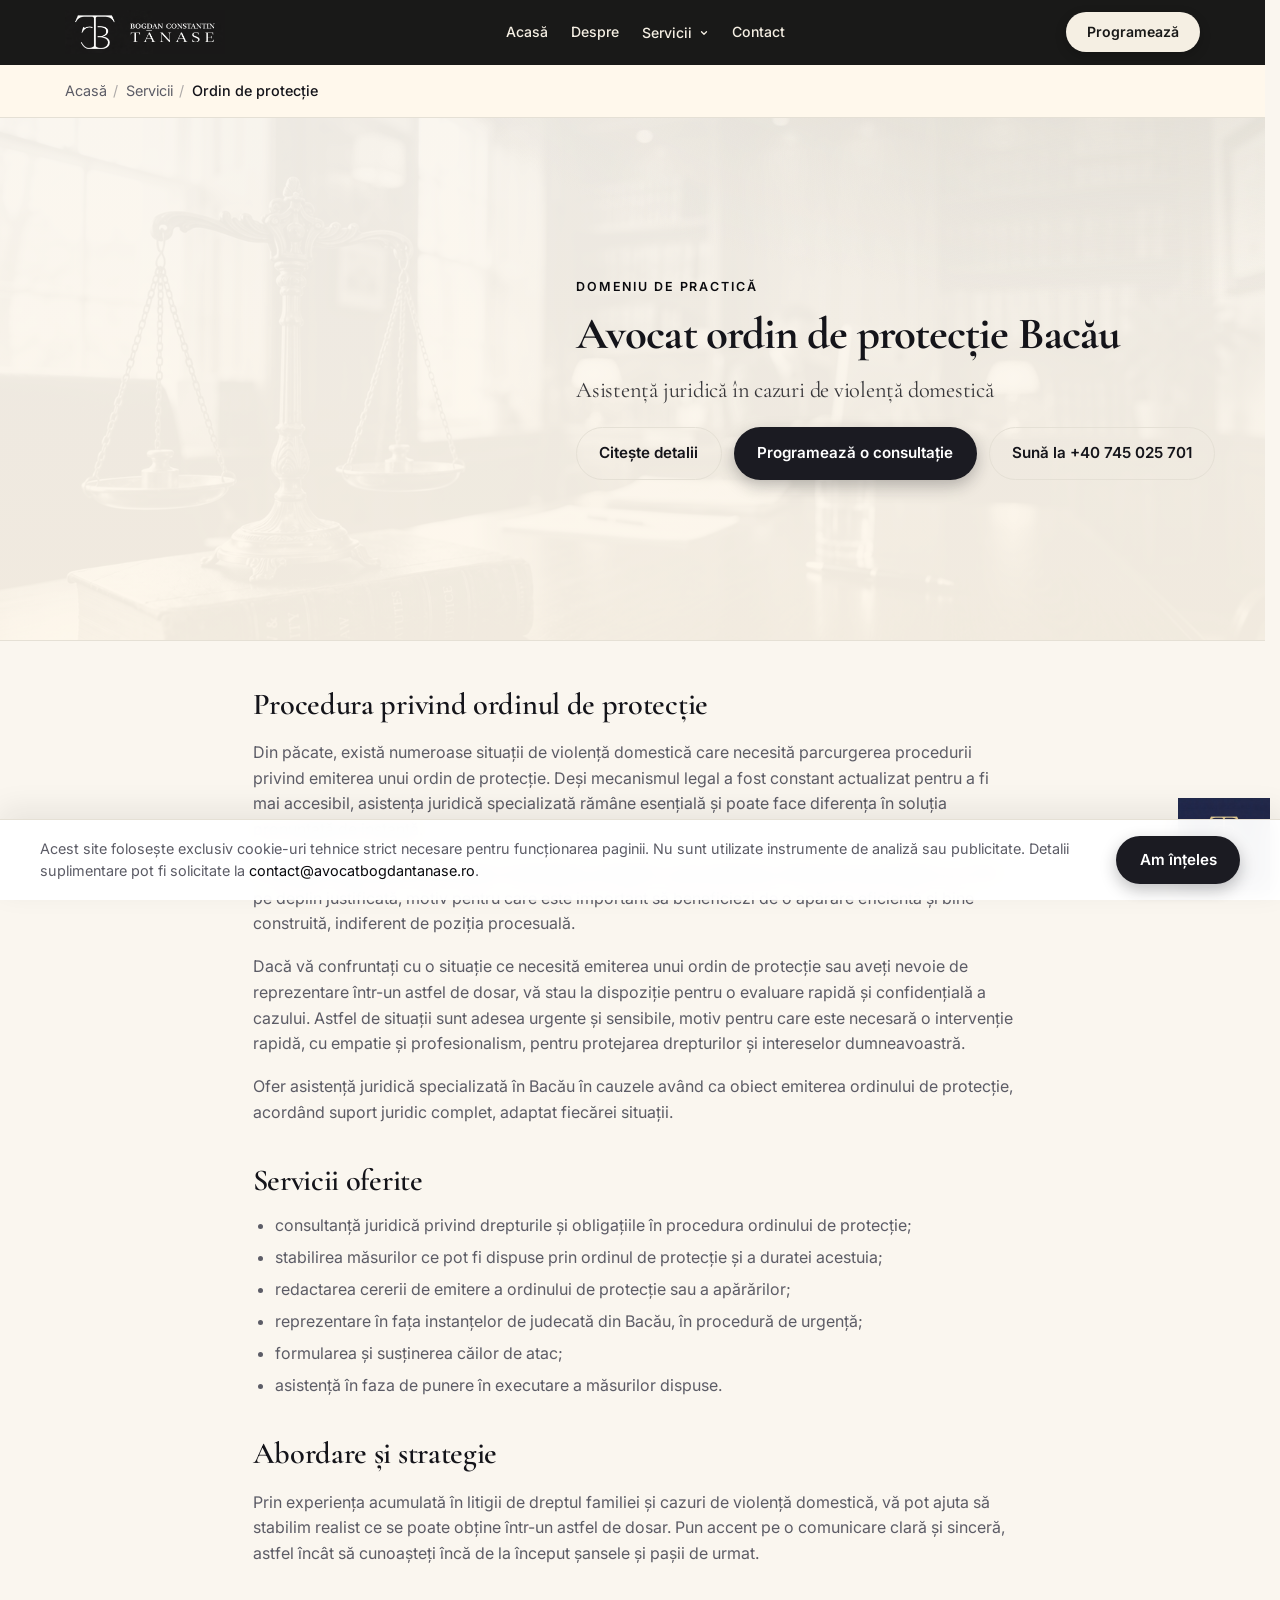
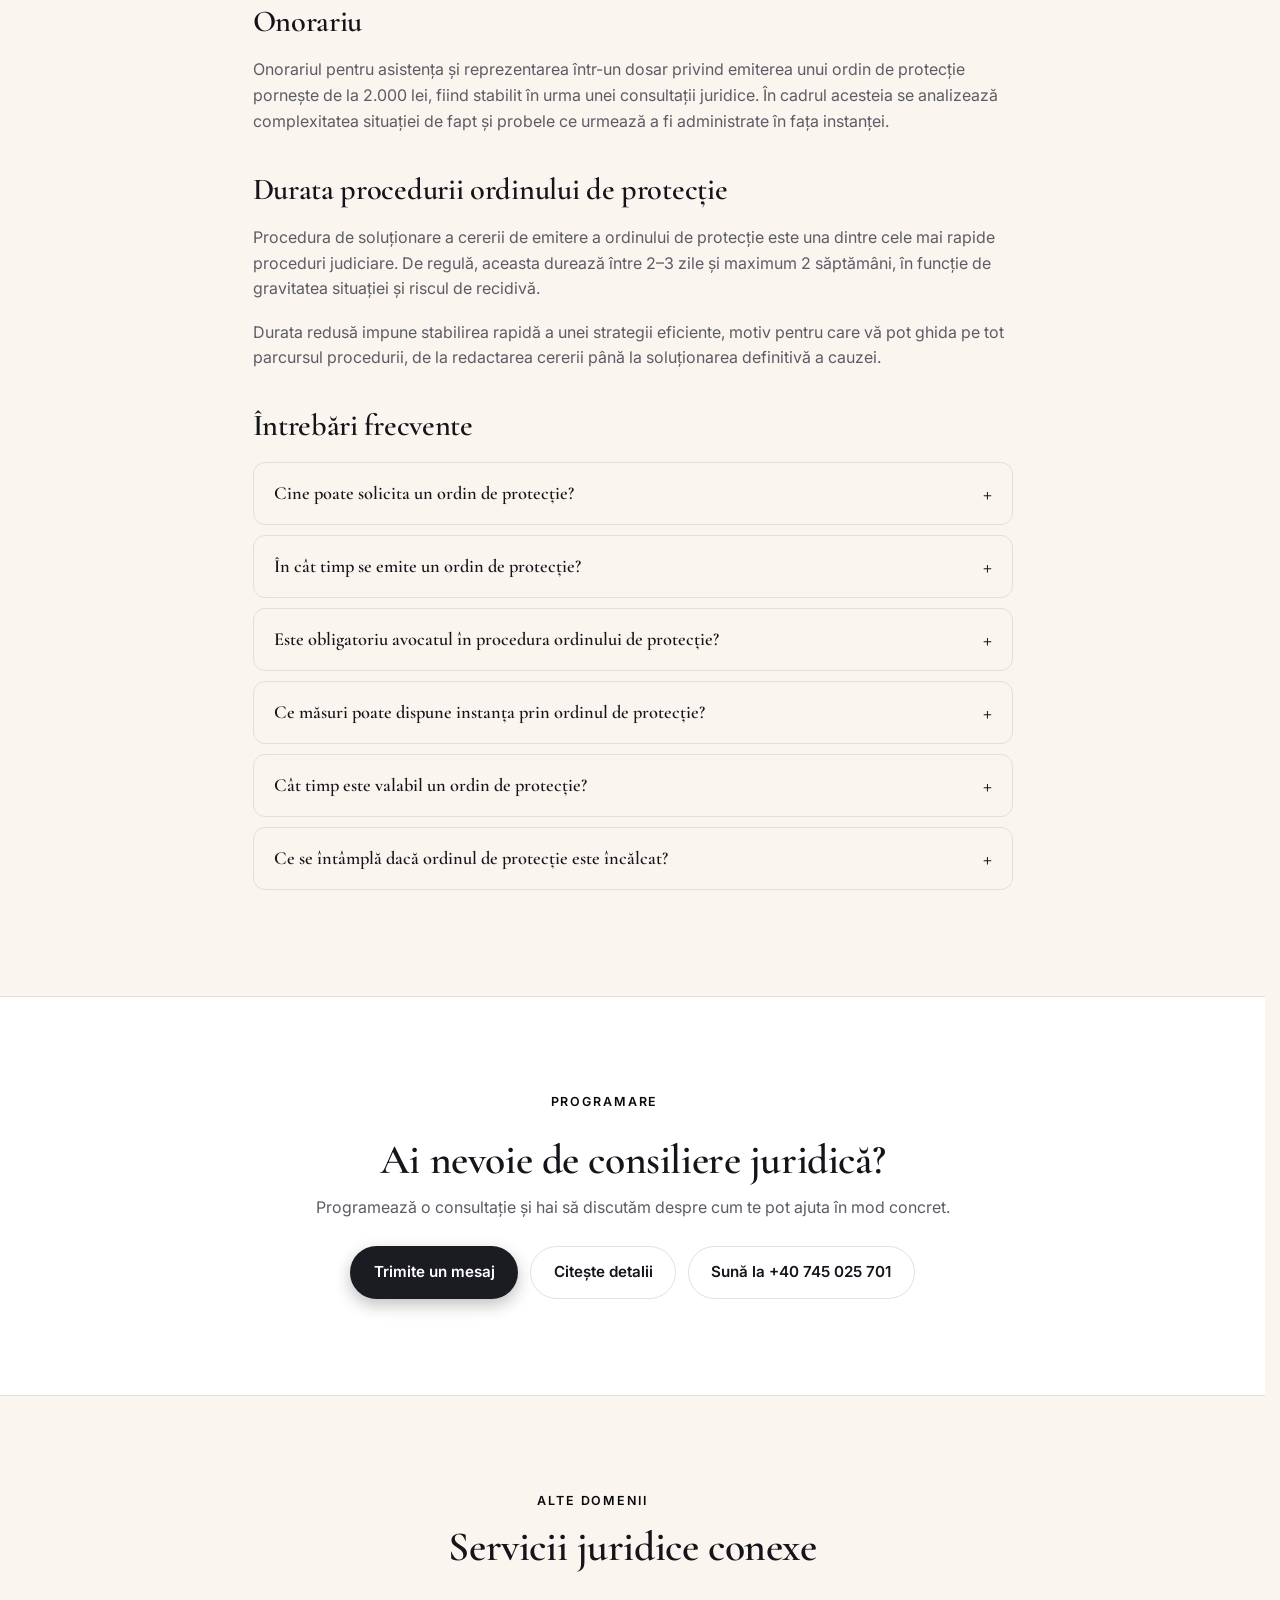
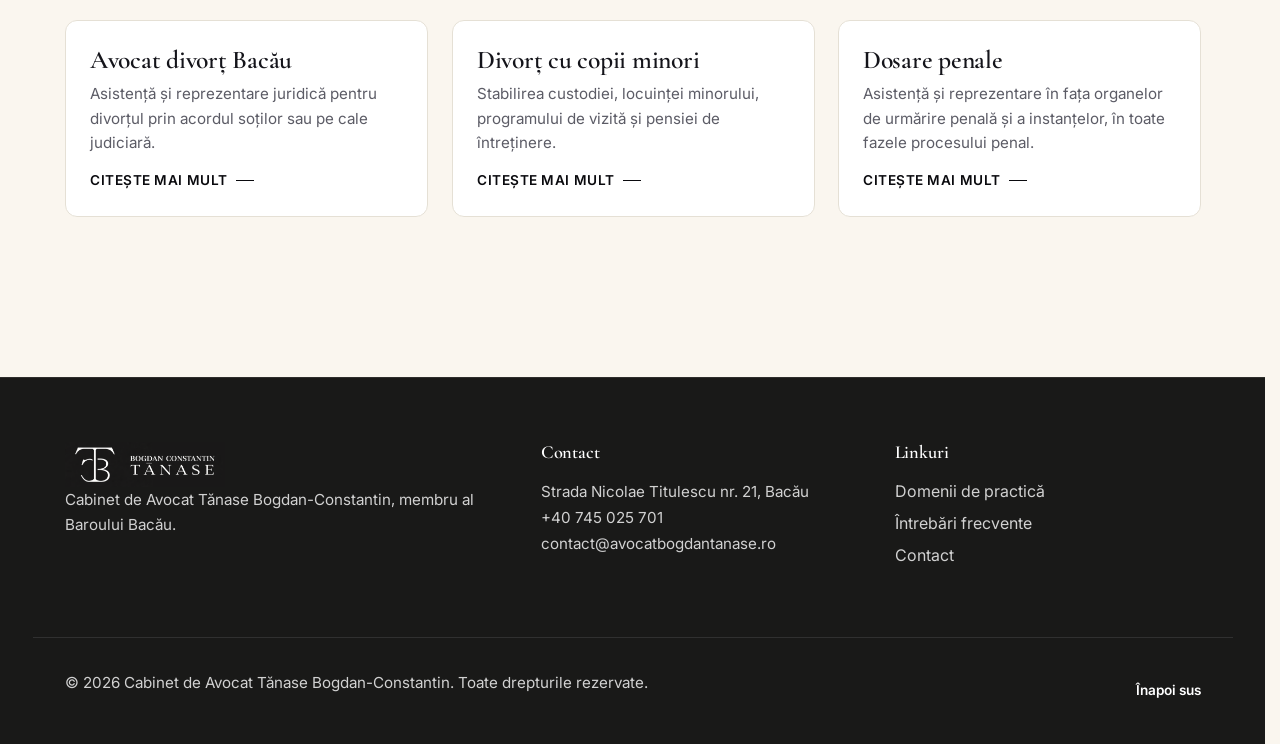
<file: servicii/ordin-de-protectie.html>
<!doctype html>
<html lang="ro">

<head>
  <meta charset="utf-8">
  <meta name="viewport" content="width=device-width, initial-scale=1, viewport-fit=cover">
  <meta name="theme-color" content="#191918">
  <meta name="color-scheme" content="light dark">

  <title>Ordin de protecție Bacău | Av. Bogdan Tănase</title>
  <meta name="description"
    content="Avocat ordin de protecție în Bacău. Asistență urgentă în cazuri de violență domestică, ordin provizoriu și judecătoresc. +40 745 025 701.">
  <meta name="keywords"
    content="ordin de protecție Bacău, avocat ordin de protecție Bacău, violență domestică avocat Bacău, ordin de protecție provizoriu Bacău, ordin de restricție Bacău, ordin de protecție pentru copil Bacău, încălcare ordin de protecție, prelungire ordin de protecție Bacău">
  <meta name="author" content="Bogdan-Constantin Tănase">
  <meta name="robots" content="index, follow, max-image-preview:large">
  <meta name="geo.region" content="RO-BC">
  <meta name="geo.placename" content="Bacău">

  <link rel="canonical" href="https://www.avocatbogdantanase.ro/servicii/ordin-de-protectie.html">
  <link rel="alternate" hreflang="ro-RO" href="https://www.avocatbogdantanase.ro/servicii/ordin-de-protectie.html">
  <link rel="alternate" hreflang="x-default" href="https://www.avocatbogdantanase.ro/servicii/ordin-de-protectie.html">

  <link rel="icon" href="../favicon.ico" sizes="any">
  <link rel="icon" type="image/png" href="../assets/img/logo.png" sizes="any">
  <link rel="apple-touch-icon" href="../assets/img/logo.png">
  <link rel="manifest" href="../site.webmanifest">

  <meta property="og:type" content="article">
  <meta property="og:locale" content="ro_RO">
  <meta property="og:site_name" content="Avocat Bogdan Constantin Tănase">
  <meta property="og:title" content="Ordin de protecție Bacău | Av. Bogdan Tănase">
  <meta property="og:description"
    content="Asistență urgentă în violență domestică. Ordin provizoriu și judecătoresc. Bacău, +40 745 025 701.">
  <meta property="og:url" content="https://www.avocatbogdantanase.ro/servicii/ordin-de-protectie.html">
  <meta property="og:image" content="https://www.avocatbogdantanase.ro/assets/img/avocat-bogdan-tanase.png">

  <meta name="twitter:card" content="summary_large_image">
  <meta name="twitter:title" content="Ordin de protecție Bacău | Av. Bogdan Tănase">
  <meta name="twitter:description" content="Avocat ordin de protecție Bacău. Asistență urgentă: +40 745 025 701.">
  <meta name="twitter:image" content="https://www.avocatbogdantanase.ro/assets/img/avocat-bogdan-tanase.png">

  <link rel="preconnect" href="https://fonts.googleapis.com">
  <link rel="preconnect" href="https://fonts.gstatic.com" crossorigin>
  <link rel="stylesheet"
    href="https://fonts.googleapis.com/css2?family=Cormorant+Garamond:wght@500;600;700&family=Inter:wght@400;500;600;700&display=swap">
  <link rel="stylesheet" href="../assets/css/styles.css">

  <script type="application/ld+json">
{
  "@context": "https://schema.org",
  "@graph": [
    {
      "@type": "LegalService",
      "name": "Ordin de protecție",
      "serviceType": "Ordin de protecție",
      "provider": { "@id": "https://www.avocatbogdantanase.ro/#attorney" },
      "areaServed": [
        { "@type": "City", "name": "Bacău" },
        { "@type": "AdministrativeArea", "name": "Județul Bacău" }
      ],
      "url": "https://www.avocatbogdantanase.ro/servicii/ordin-de-protectie.html"
    },
    {
      "@type": "BreadcrumbList",
      "itemListElement": [
        { "@type": "ListItem", "position": 1, "name": "Acasă", "item": "https://www.avocatbogdantanase.ro/" },
        { "@type": "ListItem", "position": 2, "name": "Servicii", "item": "https://www.avocatbogdantanase.ro/#domenii" },
        { "@type": "ListItem", "position": 3, "name": "Ordin de protecție", "item": "https://www.avocatbogdantanase.ro/servicii/ordin-de-protectie.html" }
      ]
    },
    {
      "@type": "FAQPage",
      "mainEntity": [
        { "@type": "Question", "name": "Cine poate solicita un ordin de protecție?", "acceptedAnswer": { "@type": "Answer", "text": "Ordinul de protecție poate fi solicitat de persoanele care sunt victime ale violenței domestice, inclusiv soț/soție, fost partener, membru de familie sau persoane care locuiesc împreună." } },
        { "@type": "Question", "name": "În cât timp se emite un ordin de protecție?", "acceptedAnswer": { "@type": "Answer", "text": "Procedura este urgentă. În practică, soluționarea cererii se realizează, de regulă, între 2–3 zile și maximum 2 săptămâni." } },
        { "@type": "Question", "name": "Este obligatoriu avocatul în procedura ordinului de protecție?", "acceptedAnswer": { "@type": "Answer", "text": "Da, este obligatoriu. Dacă nu există posibilitatea angajării unui avocat ales, se va desemna unul din oficiu. Totuși, un avocat specializat poate influența semnificativ rezultatul." } },
        { "@type": "Question", "name": "Ce măsuri poate dispune instanța?", "acceptedAnswer": { "@type": "Answer", "text": "Evacuarea agresorului, reintegrarea victimei, interdicția de apropiere, păstrarea unei distanțe minime și interzicerea oricărui contact." } },
        { "@type": "Question", "name": "Cât timp este valabil un ordin de protecție?", "acceptedAnswer": { "@type": "Answer", "text": "Durata este stabilită de instanță și poate fi de până la 12 luni, în funcție de circumstanțele cazului." } },
        { "@type": "Question", "name": "Ce se întâmplă dacă ordinul este încălcat?", "acceptedAnswer": { "@type": "Answer", "text": "Încălcarea ordinului de protecție constituie infracțiune și poate atrage răspunderea penală." } }
      ]
    }
  ]
}
</script>
</head>

<body>

  <a class="skip-link" href="#main">Sari la conținut</a>

  <div class="scroll-progress" aria-hidden="true"><span></span></div>

  <header class="site-header" id="top">
    <div class="container header-row">
      <a href="../index.html" class="brand" aria-label="Avocat Bogdan Constantin Tănase, pagina principală">
        <img src="../assets/img/logo.png" alt="Avocat ordin de protecție Bacău - Cabinet Bogdan Tănase" width="160"
          height="48" decoding="async" fetchpriority="high">
      </a>

      <nav class="nav-desktop" aria-label="Navigație principală">
        <ul>
          <li><a href="../index.html">Acasă</a></li>
          <li><a href="../index.html#despre">Despre</a></li>
          <li class="has-dropdown">
            <a href="../index.html#domenii">
              Servicii
              <svg width="10" height="10" viewBox="0 0 24 24" fill="none" stroke="currentColor" stroke-width="3" stroke-linecap="round" stroke-linejoin="round" aria-hidden="true"><path d="M6 9l6 6 6-6"/></svg>
            </a>
            <ul class="dropdown">
              <li><a href="avocat-divort-bacau.html">Avocat divorț</a></li>
              <li><a href="divort-cu-copii-minori.html">Divorț cu minori</a></li>
              <li><a href="partaj-dupa-divort.html">Partaj după divorț</a></li>
              <li><a href="dosare-penale.html">Dosare penale</a></li>
              <li><a href="plangere-contraventionala.html">Plângere contravențională</a></li>
              <li><a href="ordin-de-protectie.html">Ordin de protecție</a></li>
              <li><a href="contencios-administrativ.html">Contencios administrativ</a></li>
              <li><a href="drept-civil.html">Drept civil</a></li>
            </ul>
          </li>
          <li><a href="../index.html#contact">Contact</a></li>
        </ul>
      </nav>

      <a class="btn btn-primary header-cta" href="../index.html#contact">Programează</a>

      <button class="menu-toggle" type="button" aria-label="Deschide meniul" aria-controls="mobile-menu"
        aria-expanded="false">
        <span></span><span></span><span></span>
      </button>
    </div>
  </header>

  <dialog id="mobile-menu" class="mobile-menu" aria-label="Meniu mobil">
    <div class="mobile-menu-inner">
      <button class="menu-close" type="button" aria-label="Închide meniul">
        <svg width="24" height="24" viewBox="0 0 24 24" aria-hidden="true">
          <path d="M6 6l12 12M18 6L6 18" fill="none" stroke="currentColor" stroke-width="2" stroke-linecap="round" />
        </svg>
      </button>
      <nav aria-label="Navigație mobilă">
        <ul>
          <li><a href="../index.html" data-close>Acasă</a></li>
          <li><a href="../index.html#despre" data-close>Despre</a></li>
          <li><a href="../index.html#domenii" data-close>Domenii de practică</a></li>
          <li><a href="../index.html#faq" data-close>Întrebări frecvente</a></li>
          <li><a href="../index.html#contact" data-close>Contact</a></li>
        </ul>
      </nav>
      
    </div>
  </dialog>

  <main id="main">

    <nav class="breadcrumb" aria-label="Breadcrumb">
      <div class="container">
        <ol class="breadcrumb-list">
          <li><a href="../index.html">Acasă</a></li>
          <li><a href="../index.html#domenii">Servicii</a></li>
          <li><span aria-current="page">Ordin de protecție</span></li>
        </ol>
      </div>
    </nav>

    <section class="page-hero">
      <div class="container page-hero-inner">
        <p class="eyebrow">Domeniu de practică</p>
        <h1>
          Avocat ordin de protecție Bacău
          <span>Asistență juridică în cazuri de violență domestică</span>
        </h1>
        <div class="page-hero-cta">
          <a class="btn btn-ghost" href="#detalii">Citește detalii</a>
          <a class="btn btn-primary" href="../index.html#contact">Programează o consultație</a>
          
          <a class="btn btn-ghost" href="tel:+40745025701">Sună la +40 745 025 701</a>
        </div>
      </div>
    </section>

    <section class="section" id="detalii">
      <div class="container">
        <div class="prose">
          <h2>Procedura privind ordinul de protecție</h2>
          <p>Din păcate, există numeroase situații de violență domestică care necesită parcurgerea procedurii privind
            emiterea unui ordin de protecție. Deși mecanismul legal a fost constant actualizat pentru a fi mai
            accesibil, asistența juridică specializată rămâne esențială și poate face diferența în soluția pronunțată de
            instanță.</p>
          <p>În același timp, practica recentă a evidențiat și situații în care emiterea ordinului de protecție nu a
            fost pe deplin justificată, motiv pentru care este important să beneficiezi de o apărare eficientă și bine
            construită, indiferent de poziția procesuală.</p>
          <p>Dacă vă confruntați cu o situație ce necesită emiterea unui ordin de protecție sau aveți nevoie de
            reprezentare într-un astfel de dosar, vă stau la dispoziție pentru o evaluare rapidă și confidențială a
            cazului. Astfel de situații sunt adesea urgente și sensibile, motiv pentru care este necesară o intervenție
            rapidă, cu empatie și profesionalism, pentru protejarea drepturilor și intereselor dumneavoastră.</p>
          <p>Ofer asistență juridică specializată în Bacău în cauzele având ca obiect emiterea ordinului de protecție,
            acordând suport juridic complet, adaptat fiecărei situații.</p>

          <h2>Servicii oferite</h2>
          <ul>
            <li>consultanță juridică privind drepturile și obligațiile în procedura ordinului de protecție;</li>
            <li>stabilirea măsurilor ce pot fi dispuse prin ordinul de protecție și a duratei acestuia;</li>
            <li>redactarea cererii de emitere a ordinului de protecție sau a apărărilor;</li>
            <li>reprezentare în fața instanțelor de judecată din Bacău, în procedură de urgență;</li>
            <li>formularea și susținerea căilor de atac;</li>
            <li>asistență în faza de punere în executare a măsurilor dispuse.</li>
          </ul>

          <h2>Abordare și strategie</h2>
          <p>Prin experiența acumulată în litigii de dreptul familiei și cazuri de violență domestică, vă pot ajuta să
            stabilim realist ce se poate obține într-un astfel de dosar. Pun accent pe o comunicare clară și sinceră,
            astfel încât să cunoașteți încă de la început șansele și pașii de urmat.</p>

          <h2>Onorariu</h2>
          <p>Onorariul pentru asistența și reprezentarea într-un dosar privind emiterea unui ordin de protecție pornește
            de la 2.000 lei, fiind stabilit în urma unei consultații juridice. În cadrul acesteia se analizează
            complexitatea situației de fapt și probele ce urmează a fi administrate în fața instanței.</p>

          <h2>Durata procedurii ordinului de protecție</h2>
          <p>Procedura de soluționare a cererii de emitere a ordinului de protecție este una dintre cele mai rapide
            proceduri judiciare. De regulă, aceasta durează între 2–3 zile și maximum 2 săptămâni, în funcție de
            gravitatea situației și riscul de recidivă.</p>
          <p>Durata redusă impune stabilirea rapidă a unei strategii eficiente, motiv pentru care vă pot ghida pe tot
            parcursul procedurii, de la redactarea cererii până la soluționarea definitivă a cauzei.</p>

          <h2>Întrebări frecvente</h2>
          <div class="faq-list">
            <details>
              <summary>Cine poate solicita un ordin de protecție?</summary>
              <p>Ordinul de protecție poate fi solicitat de persoanele care sunt victime ale violenței domestice, în
                sensul legii, inclusiv soț/soție, fost partener, membru de familie sau alte persoane care locuiesc
                împreună.</p>
            </details>
            <details>
              <summary>În cât timp se emite un ordin de protecție?</summary>
              <p>Procedura este una urgentă. În practică, soluționarea cererii se realizează, de regulă, între 2–3 zile
                și maximum 2 săptămâni.</p>
            </details>
            <details>
              <summary>Este obligatoriu avocatul în procedura ordinului de protecție?</summary>
              <p>Da, este obligatoriu. În situația în care nu există posibilitatea angajării unui avocat, atunci se va
                desemna un avocat din oficiu. Însă asistența unui avocat specializat în ordin de protecție, care să aibă
                timpul și disponibilitatea necesară pentru a pregăti cauza sub toate aspectele poate influența
                semnificativ rezultatul, atât în formularea cererii, cât și în apărarea ta.</p>
            </details>
            <details>
              <summary>Ce măsuri poate dispune instanța prin ordinul de protecție?</summary>
              <p>Instanța poate dispune evacuarea agresorului (chiar dacă este proprietarul locuinței domestice),
                reintegrarea victimei, interdicția de a se apropia de victimă, păstrarea unei distanțe minime,
                interzicerea oricărui contact cu victima (telefon, rețele de socializare, etc.) precum și alte măsuri
                necesare pentru protejarea persoanei vătămate.</p>
            </details>
            <details>
              <summary>Cât timp este valabil un ordin de protecție?</summary>
              <p>Durata ordinului de protecție este stabilită de instanță și poate fi de până la 12 luni, în funcție de
                circumstanțele fiecărui caz.</p>
            </details>
            <details>
              <summary>Ce se întâmplă dacă ordinul de protecție este încălcat?</summary>
              <p>Încălcarea ordinului de protecție constituie infracțiune și poate atrage răspunderea penală.</p>
            </details>
          </div>
        </div>
      </div>
    </section>

    <section class="section service-cta">
      <div class="container service-cta-inner">
        <p class="eyebrow">Programare</p>
        <h2>Ai nevoie de consiliere juridică?</h2>
        <p>Programează o consultație și hai să discutăm despre cum te pot ajuta în mod concret.</p>
        <div class="service-cta-actions">
          <a class="btn btn-primary" href="../index.html#contact">Trimite un mesaj</a>
          <a class="btn btn-ghost" href="#detalii">Citește detalii</a>
          <a class="btn btn-ghost" href="tel:+40745025701">Sună la +40 745 025 701</a>
        </div>
      </div>
    </section>

    <section class="section">
      <div class="container">
        <header class="section-head">
          <p class="eyebrow">Alte domenii</p>
          <h2>Servicii juridice conexe</h2>
        </header>
        <div class="cards" role="list">
          <article class="card" role="listitem">
            <h3><a class="card-stretched" href="avocat-divort-bacau.html">Avocat divorț Bacău</a></h3>
            <p>Asistență și reprezentare juridică pentru divorțul prin acordul soților sau pe cale judiciară.</p>
            <span class="card-link" aria-hidden="true">Citește mai mult</span>
          </article>
          <article class="card" role="listitem">
            <h3><a class="card-stretched" href="divort-cu-copii-minori.html">Divorț cu copii minori</a></h3>
            <p>Stabilirea custodiei, locuinței minorului, programului de vizită și pensiei de întreținere.</p>
            <span class="card-link" aria-hidden="true">Citește mai mult</span>
          </article>
          <article class="card" role="listitem">
            <h3><a class="card-stretched" href="dosare-penale.html">Dosare penale</a></h3>
            <p>Asistență și reprezentare în fața organelor de urmărire penală și a instanțelor, în toate fazele
              procesului penal.</p>
            <span class="card-link" aria-hidden="true">Citește mai mult</span>
          </article>
        </div>
      </div>
    </section>

  </main>

  <a class="floating-logo" href="../index.html" aria-label="Acasă">
    <img src="../assets/img/logo-monogram.png" alt="Monogramă Cabinet de Avocat Tănase" width="48" height="48" decoding="async">
  </a>

  <div class="fab-stack" aria-label="Acțiuni rapide">
    <a class="fab fab-whatsapp" href="https://wa.me/40745025701" target="_blank" rel="noopener"
      aria-label="Scrie pe WhatsApp">
      <svg width="22" height="22" viewBox="0 0 24 24" aria-hidden="true">
        <path
          d="M19.1 4.9A10 10 0 0 0 4.3 18.4L3 22l3.7-1.2a10 10 0 0 0 14.8-8.6 10 10 0 0 0-2.4-7.3zm-7 15.5a8.3 8.3 0 0 1-4.2-1.1l-.3-.2-2.2.7.7-2.1-.2-.3a8.3 8.3 0 1 1 6.2 3zm4.6-6.2c-.3-.1-1.5-.7-1.7-.8s-.4-.1-.6.1-.7.8-.8 1c-.2.1-.3.2-.6 0a6.8 6.8 0 0 1-2-1.2 7.6 7.6 0 0 1-1.4-1.7c-.1-.3 0-.4.1-.5l.4-.4.2-.4v-.4l-.7-1.7c-.2-.4-.4-.4-.6-.4h-.5a1 1 0 0 0-.7.3 3 3 0 0 0-.9 2.2c0 1.3 1 2.6 1.1 2.7s1.9 2.9 4.6 4.1c.6.3 1.1.4 1.5.6.6.2 1.2.2 1.6.1.5-.1 1.5-.6 1.7-1.2s.2-1.1.2-1.2-.2-.2-.5-.4z"
          fill="currentColor" />
      </svg>
    </a>
    <a class="fab fab-call" href="tel:+40745025701" aria-label="Sună la +40 745 025 701">
      <svg width="22" height="22" viewBox="0 0 24 24" aria-hidden="true">
        <path
          d="M6.6 10.8a15.1 15.1 0 0 0 6.6 6.6l2.2-2.2a1 1 0 0 1 1-.25 11.5 11.5 0 0 0 3.6.57 1 1 0 0 1 1 1V20a1 1 0 0 1-1 1A17 17 0 0 1 3 4a1 1 0 0 1 1-1h3.5a1 1 0 0 1 1 1 11.5 11.5 0 0 0 .57 3.6 1 1 0 0 1-.25 1L6.6 10.8z"
          fill="currentColor" />
      </svg>
    </a>
  </div>

  <aside class="cookie-banner" id="cookie-banner" role="region" aria-label="Notificare cookie-uri" hidden>
    <div class="cookie-inner">
      <p>
        Acest site folosește exclusiv cookie-uri tehnice strict necesare pentru funcționarea paginii.
        Nu sunt utilizate instrumente de analiză sau publicitate. Detalii suplimentare pot fi solicitate la
        <a href="mailto:contact@avocatbogdantanase.ro">contact@avocatbogdantanase.ro</a>.
      </p>
      <div class="cookie-actions">
        <button class="btn btn-primary" type="button" data-cookie-accept>Am înțeles</button>
      </div>
    </div>
  </aside>

  <footer class="site-footer">
    <div class="container footer-grid">
      <div>
        <img src="../assets/img/logo-down-white.png" alt="Cabinet de Avocat Tănase Bogdan-Constantin" width="160" height="48" loading="lazy" decoding="async">
        <p>Cabinet de Avocat Tănase Bogdan-Constantin, membru al Baroului Bacău.</p>
      </div>
      <div>
        <h4>Contact</h4>
        <p>
          Strada Nicolae Titulescu nr. 21, Bacău<br>
          <a href="tel:+40745025701">+40 745 025 701</a><br>
          <a href="mailto:contact@avocatbogdantanase.ro">contact@avocatbogdantanase.ro</a>
        </p>
      </div>
      <div>
        <h4>Linkuri</h4>
        <ul class="footer-links">
          <li><a href="../index.html#domenii">Domenii de practică</a></li>
          <li><a href="../index.html#faq">Întrebări frecvente</a></li>
          <li><a href="../index.html#contact">Contact</a></li>
        </ul>
      </div>
    </div>
    <div class="container footer-bottom">
      <p>&copy; <span id="year">2026</span> Cabinet de Avocat Tănase Bogdan-Constantin. Toate drepturile rezervate.</p>
      <a class="back-top" href="#main">Înapoi sus</a>
    </div>
  </footer>

  <script type="module" src="../assets/js/script.js" defer></script>
  <script>
    if ('serviceWorker' in navigator && location.protocol !== 'file:') {
      window.addEventListener('load', () => {
        navigator.serviceWorker.register('../sw.js').catch(() => { });
      });
    }
  </script>
</body>

</html>
</file>
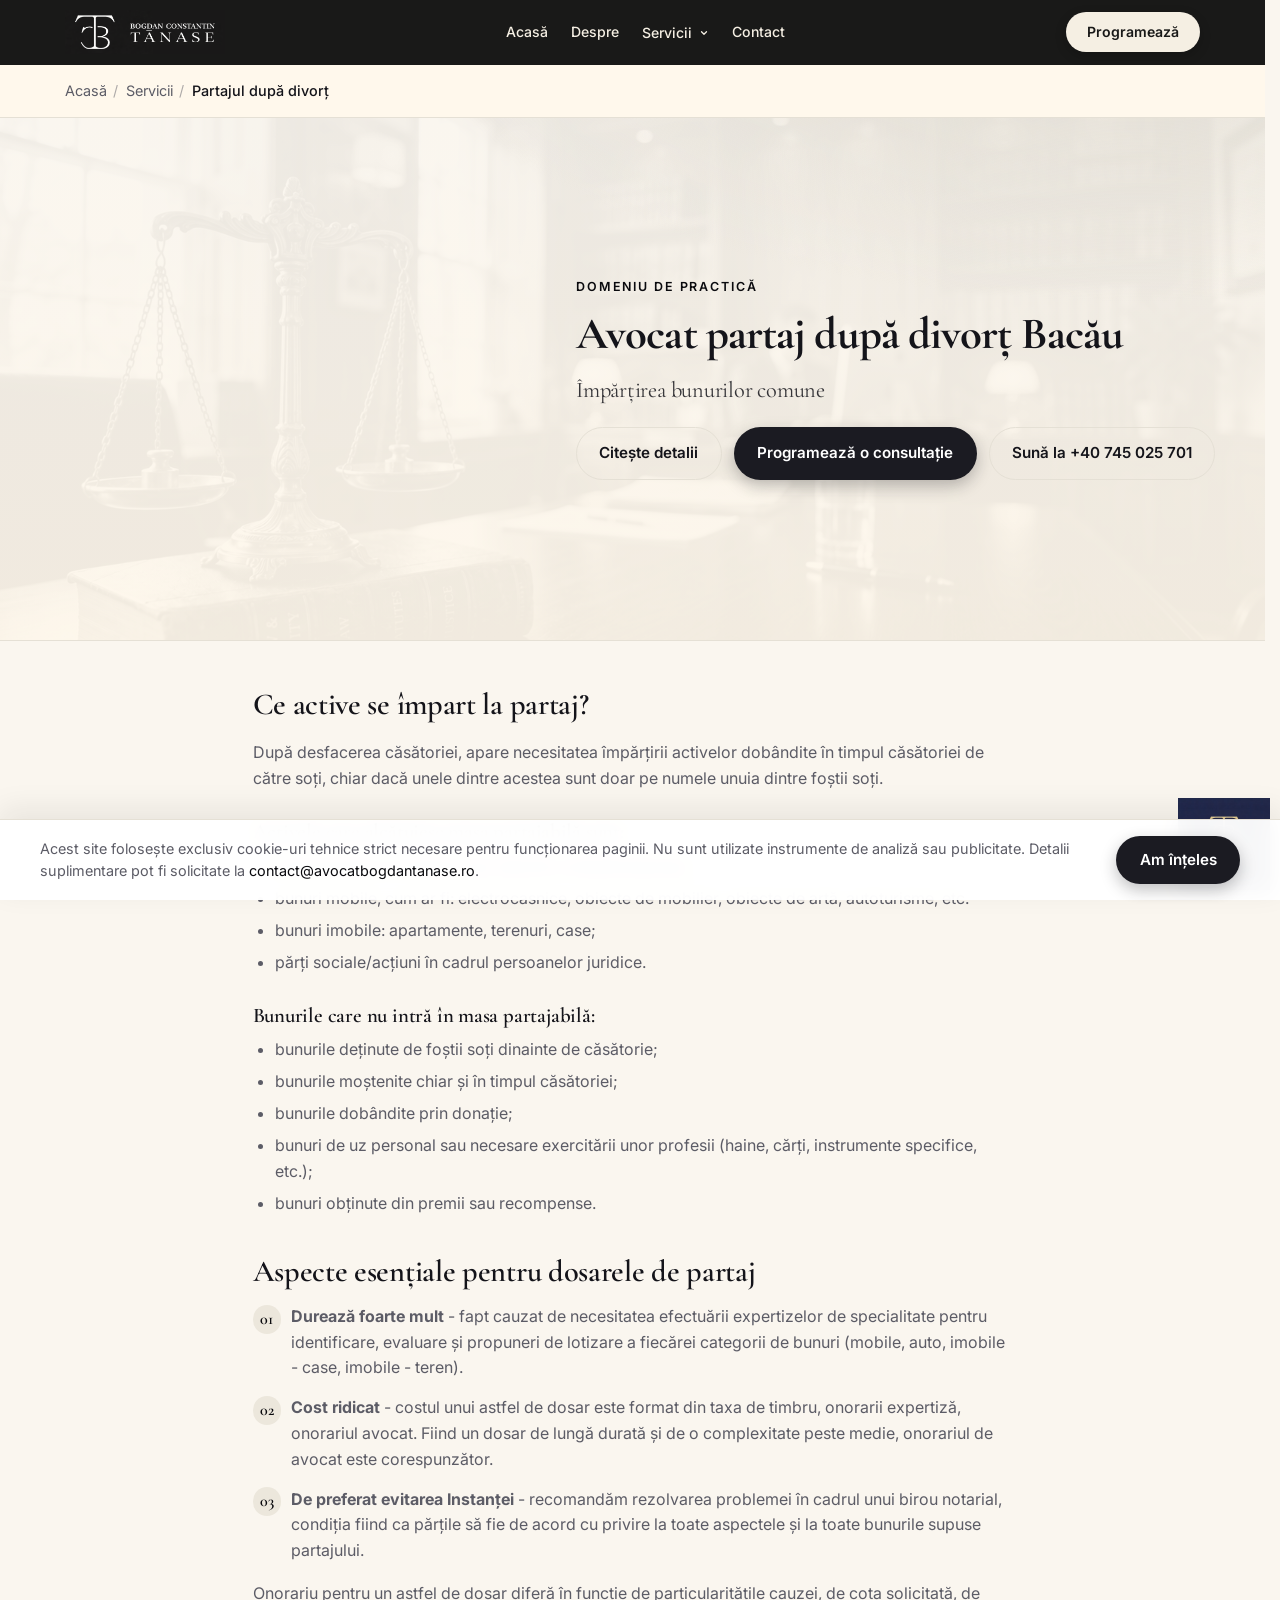
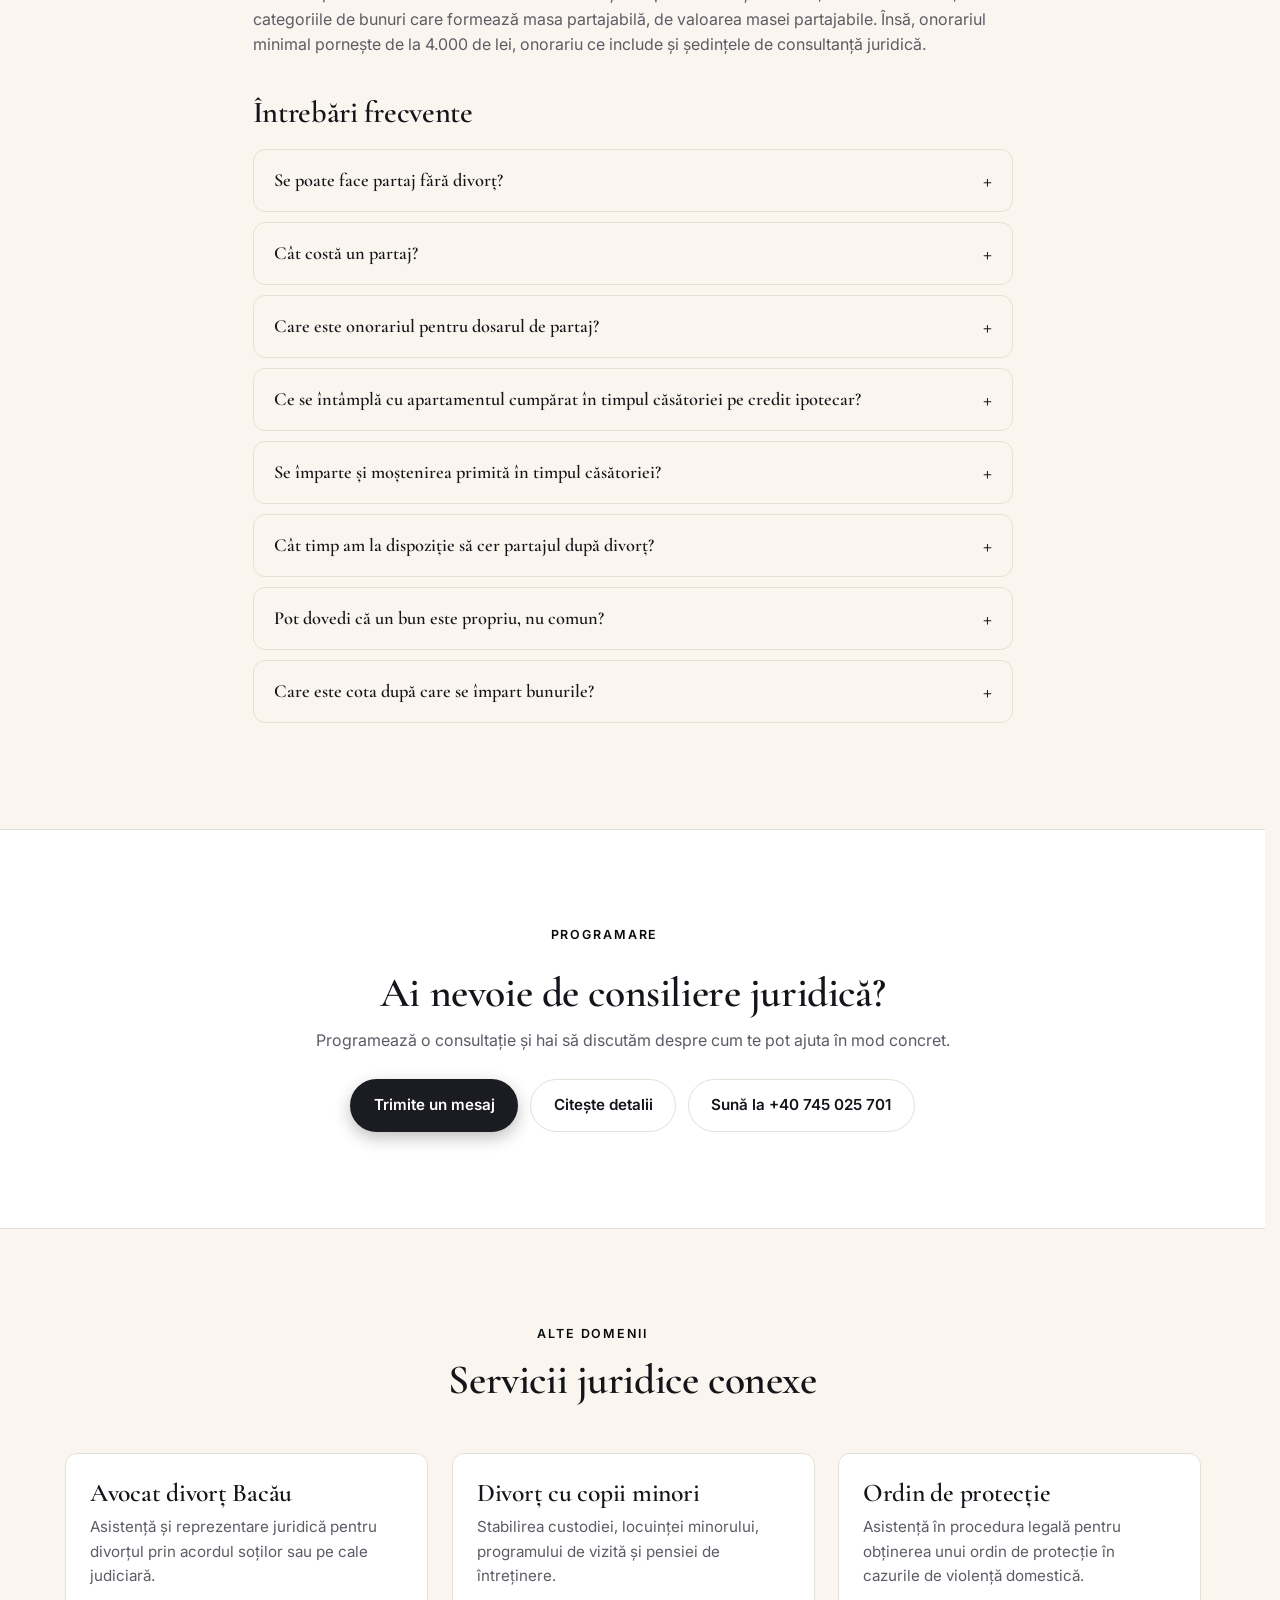
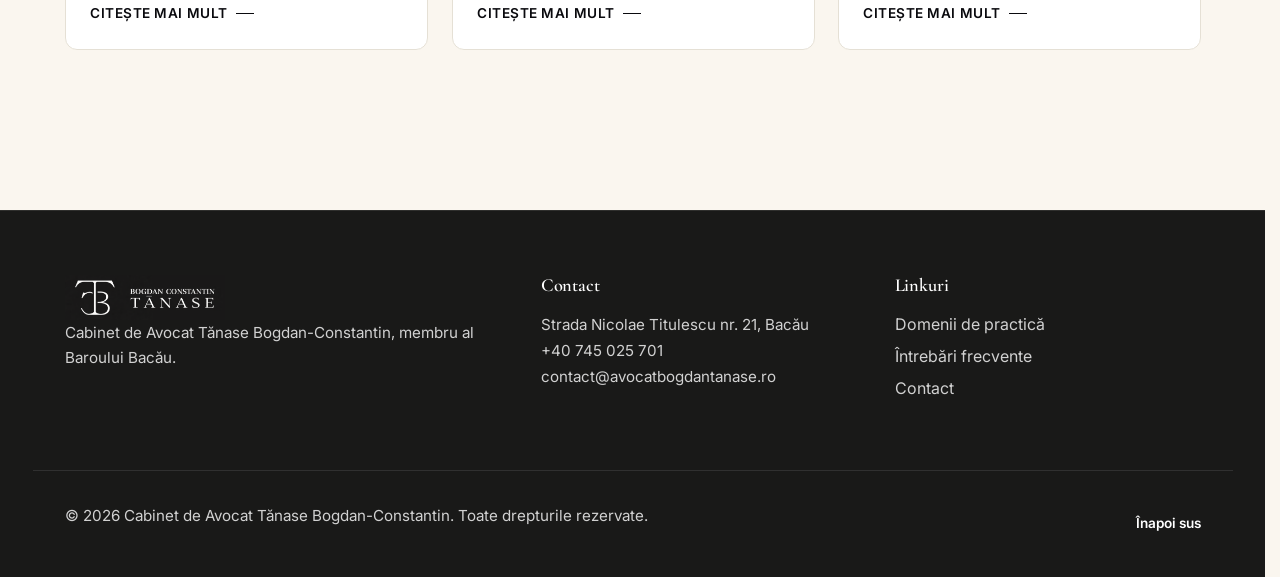
<file: servicii/partaj-dupa-divort.html>
<!doctype html>
<html lang="ro">

<head>
  <meta charset="utf-8">
  <meta name="viewport" content="width=device-width, initial-scale=1, viewport-fit=cover">
  <meta name="theme-color" content="#191918">
  <meta name="color-scheme" content="light dark">

  <title>Partaj după divorț Bacău | Av. Bogdan Tănase</title>
  <meta name="description"
    content="Avocat partaj după divorț în Bacău: împărțire bunuri comune, lichidare comunitate, evaluare. Consultație la +40 745 025 701.">
  <meta name="keywords"
    content="partaj după divorț Bacău, partaj Bacău, împărțire bunuri comune Bacău, lichidare comunitate de bunuri Bacău, partaj amiabil Bacău, partaj judiciar Bacău, evaluare bunuri partaj Bacău, partaj credit ipotecar Bacău, avocat partaj Bacău">
  <meta name="author" content="Bogdan-Constantin Tănase">
  <meta name="robots" content="index, follow, max-image-preview:large">
  <meta name="geo.region" content="RO-BC">
  <meta name="geo.placename" content="Bacău">

  <link rel="canonical" href="https://www.avocatbogdantanase.ro/servicii/partaj-dupa-divort.html">
  <link rel="alternate" hreflang="ro-RO" href="https://www.avocatbogdantanase.ro/servicii/partaj-dupa-divort.html">
  <link rel="alternate" hreflang="x-default" href="https://www.avocatbogdantanase.ro/servicii/partaj-dupa-divort.html">

  <link rel="icon" href="../favicon.ico" sizes="any">
  <link rel="icon" type="image/png" href="../assets/img/logo.png" sizes="any">
  <link rel="apple-touch-icon" href="../assets/img/logo.png">
  <link rel="manifest" href="../site.webmanifest">

  <meta property="og:type" content="article">
  <meta property="og:locale" content="ro_RO">
  <meta property="og:site_name" content="Avocat Bogdan Constantin Tănase">
  <meta property="og:title" content="Partaj după divorț Bacău | Av. Bogdan Tănase">
  <meta property="og:description"
    content="Partaj amiabil sau judiciar în Bacău. Împărțire bunuri comune, evaluare. +40 745 025 701.">
  <meta property="og:url" content="https://www.avocatbogdantanase.ro/servicii/partaj-dupa-divort.html">
  <meta property="og:image" content="https://www.avocatbogdantanase.ro/assets/img/avocat-bogdan-tanase.png">

  <meta name="twitter:card" content="summary_large_image">
  <meta name="twitter:title" content="Partaj după divorț Bacău | Av. Bogdan Tănase">
  <meta name="twitter:description"
    content="Avocat partaj Bacău. Bunuri comune, credit ipotecar, evaluare. +40 745 025 701.">
  <meta name="twitter:image" content="https://www.avocatbogdantanase.ro/assets/img/avocat-bogdan-tanase.png">

  <link rel="preconnect" href="https://fonts.googleapis.com">
  <link rel="preconnect" href="https://fonts.gstatic.com" crossorigin>
  <link rel="stylesheet"
    href="https://fonts.googleapis.com/css2?family=Cormorant+Garamond:wght@500;600;700&family=Inter:wght@400;500;600;700&display=swap">
  <link rel="stylesheet" href="../assets/css/styles.css">

  <script type="application/ld+json">
{
  "@context": "https://schema.org",
  "@graph": [
    {
      "@type": "LegalService",
      "name": "Partaj după divorț",
      "serviceType": "Partaj patrimonial",
      "provider": { "@id": "https://www.avocatbogdantanase.ro/#attorney" },
      "areaServed": [
        { "@type": "City", "name": "Bacău" },
        { "@type": "AdministrativeArea", "name": "Județul Bacău" }
      ],
      "url": "https://www.avocatbogdantanase.ro/servicii/partaj-dupa-divort.html"
    },
    {
      "@type": "BreadcrumbList",
      "itemListElement": [
        { "@type": "ListItem", "position": 1, "name": "Acasă", "item": "https://www.avocatbogdantanase.ro/" },
        { "@type": "ListItem", "position": 2, "name": "Servicii", "item": "https://www.avocatbogdantanase.ro/#domenii" },
        { "@type": "ListItem", "position": 3, "name": "Partajul după divorț", "item": "https://www.avocatbogdantanase.ro/servicii/partaj-dupa-divort.html" }
      ]
    },
    {
      "@type": "FAQPage",
      "mainEntity": [
        { "@type": "Question", "name": "Se poate face partaj fără divorț?", "acceptedAnswer": { "@type": "Answer", "text": "Da. Codul civil permite lichidarea comunității de bunuri prin convenție matrimonială sau prin partaj voluntar la notar, chiar și în timpul căsătoriei, atunci când soții doresc să trecă la regimul separației de bunuri sau să clarifice patrimoniul. Pentru a evita litigii ulterioare, recomand consultanță înainte de redactarea actului." } },
        { "@type": "Question", "name": "Cât costă un partaj?", "acceptedAnswer": { "@type": "Answer", "text": "Partajul este unul dintre cele mai costisitoare dosare. Cheltuielile constau în taxa de timbru (care este stabilită în funcție de valoarea tuturor bunurilor care intră în masa partajabilă), onorarii expertiză (se va face obligatoriu câte o expertiză pentru fiecare categorie de bunuri care alcătuiesc masa partajabilă) și onorariu de avocat." } },
        { "@type": "Question", "name": "Care este onorariul pentru dosarul de partaj?", "acceptedAnswer": { "@type": "Answer", "text": "Onorariu pentru un astfel de dosar diferă în funcție de particularitățile cauzei, de cota solicitată, de categoriile de bunuri care formează masa partajabilă, de valoarea masei partajabile. Însă, onorariul minimal pornește de la 4.000 de lei, onorariul ce include și ședințele de consultanță juridică." } },
        { "@type": "Question", "name": "Ce se întâmplă cu apartamentul cumpărat în timpul căsătoriei pe credit ipotecar?", "acceptedAnswer": { "@type": "Answer", "text": "Imobilul cumpărat în timpul căsătoriei este bun comun, indiferent pe numele cui este cumpărat. Creditul ipotecar nestins se ia în calcul în partaj, caz în care soluția va fi de atribuire a acestuia către unul dintre cei doi coproprietari cu obligația de a plăti sultă celuilalt (în conformitate cu cota deja achitată din creditul imobiliar) dar și cu preluarea integrală a ratelor rămase de achitat." } },
        { "@type": "Question", "name": "Se împarte și moștenirea primită în timpul căsătoriei?", "acceptedAnswer": { "@type": "Answer", "text": "Bunurile care nu intră în masa partajabilă: bunurile deținute de foștii soți dinainte de căsătorie; bunurile moștenite chiar și în timpul căsătoriei; bunurile dobândite prin donație; bunuri de uz personal sau necesare exercitării unor profesii (haine, cărți, instrumente specifice, etc.); bunuri obținute din premii sau recompense." } },
        { "@type": "Question", "name": "Cât timp am la dispoziție să cer partajul după divorț?", "acceptedAnswer": { "@type": "Answer", "text": "Acțiunea de partaj este imprescriptibilă, însă pretențiile accesorii (de exemplu, chirii produse de un imobil comun după divorț) se prescriu în trei ani. Recomand să nu amânați partajul: cu trecerea timpului apar dificultăți la dovezi, modificări de valoare ale bunurilor și complicații cu eventualii dobânditori subsecvenți." } },
        { "@type": "Question", "name": "Pot dovedi că un bun este propriu, nu comun?", "acceptedAnswer": { "@type": "Answer", "text": "Da, dar sarcina probei revine celui care invocă natura proprie a bunului. Se pot folosi: contracte de donație sau succesiune, extrase de cont de dinaintea căsătoriei, declarații notariale, expertize tehnice. Strângerea probelor înainte de proces este esențială pentru a evita prezumția de comunitate." } },
        { "@type": "Question", "name": "Care este cota după care se împart bunurile?", "acceptedAnswer": { "@type": "Answer", "text": "Cota de împărțire este cea solicitată de părți, aceasta poate fi de 50% - 50% sau poate fi cerută cotă majorată, un maxim de cotă fiind de 90%, caz în care este necesară dovedirea unei cote similare de contribuție la achiziționarea respectivului bun." } }
      ]
    }
  ]
}
</script>
</head>

<body>

  <a class="skip-link" href="#main">Sari la conținut</a>

  <div class="scroll-progress" aria-hidden="true"><span></span></div>

  <header class="site-header" id="top">
    <div class="container header-row">
      <a href="../index.html" class="brand" aria-label="Avocat Bogdan Constantin Tănase, pagina principală">
        <img src="../assets/img/logo.png" alt="Avocat partaj după divorț Bacău - Cabinet Bogdan Tănase" width="160"
          height="48" decoding="async" fetchpriority="high">
      </a>

      <nav class="nav-desktop" aria-label="Navigație principală">
        <ul>
          <li><a href="../index.html">Acasă</a></li>
          <li><a href="../index.html#despre">Despre</a></li>
          <li class="has-dropdown">
            <a href="../index.html#domenii">
              Servicii
              <svg width="10" height="10" viewBox="0 0 24 24" fill="none" stroke="currentColor" stroke-width="3"
                stroke-linecap="round" stroke-linejoin="round" aria-hidden="true">
                <path d="M6 9l6 6 6-6" />
              </svg>
            </a>
            <ul class="dropdown">
              <li><a href="avocat-divort-bacau.html">Avocat divorț</a></li>
              <li><a href="divort-cu-copii-minori.html">Divorț cu minori</a></li>
              <li><a href="partaj-dupa-divort.html">Partaj după divorț</a></li>
              <li><a href="dosare-penale.html">Dosare penale</a></li>
              <li><a href="plangere-contraventionala.html">Plângere contravențională</a></li>
              <li><a href="ordin-de-protectie.html">Ordin de protecție</a></li>
              <li><a href="contencios-administrativ.html">Contencios administrativ</a></li>
              <li><a href="drept-civil.html">Drept civil</a></li>
            </ul>
          </li>
          <li><a href="../index.html#contact">Contact</a></li>
        </ul>
      </nav>

      <a class="btn btn-primary header-cta" href="../index.html#contact">Programează</a>

      <button class="menu-toggle" type="button" aria-label="Deschide meniul" aria-controls="mobile-menu"
        aria-expanded="false">
        <span></span><span></span><span></span>
      </button>
    </div>
  </header>

  <dialog id="mobile-menu" class="mobile-menu" aria-label="Meniu mobil">
    <div class="mobile-menu-inner">
      <button class="menu-close" type="button" aria-label="Închide meniul">
        <svg width="24" height="24" viewBox="0 0 24 24" aria-hidden="true">
          <path d="M6 6l12 12M18 6L6 18" fill="none" stroke="currentColor" stroke-width="2" stroke-linecap="round" />
        </svg>
      </button>
      <nav aria-label="Navigație mobilă">
        <ul>
          <li><a href="../index.html" data-close>Acasă</a></li>
          <li><a href="../index.html#despre" data-close>Despre</a></li>
          <li><a href="../index.html#domenii" data-close>Domenii de practică</a></li>
          <li><a href="../index.html#faq" data-close>Întrebări frecvente</a></li>
          <li><a href="../index.html#contact" data-close>Contact</a></li>
        </ul>
      </nav>

    </div>
  </dialog>

  <main id="main">

    <nav class="breadcrumb" aria-label="Breadcrumb">
      <div class="container">
        <ol class="breadcrumb-list">
          <li><a href="../index.html">Acasă</a></li>
          <li><a href="../index.html#domenii">Servicii</a></li>
          <li><span aria-current="page">Partajul după divorț</span></li>
        </ol>
      </div>
    </nav>

    <section class="page-hero">
      <div class="container page-hero-inner">
        <p class="eyebrow">Domeniu de practică</p>
        <h1>Avocat partaj după divorț Bacău <span>Împărțirea bunurilor comune</span></h1>
        <div class="page-hero-cta">
          <a class="btn btn-ghost" href="#detalii">Citește detalii</a>
          <a class="btn btn-primary" href="../index.html#contact">Programează o consultație</a>
          
          <a class="btn btn-ghost" href="tel:+40745025701">Sună la +40 745 025 701</a>
        </div>
      </div>
    </section>

    <section class="section" id="detalii">
      <div class="container">
        <div class="prose">
          <h2>Ce active se împart la partaj?</h2>
          <p>După desfacerea căsătoriei, apare necesitatea împărțirii activelor dobândite în timpul căsătoriei de către
            soți, chiar dacă unele dintre acestea sunt doar pe numele unuia dintre foștii soți.</p>

          <h3>Activele care alcătuiesc masa partajabilă sunt:</h3>
          <ul>
            <li>sume de bani, în numerar sau cele din conturile bancare;</li>
            <li>bunuri mobile, cum ar fi: electrocasnice, obiecte de mobilier, obiecte de artă, autoturisme, etc.</li>
            <li>bunuri imobile: apartamente, terenuri, case;</li>
            <li>părți sociale/acțiuni în cadrul persoanelor juridice.</li>
          </ul>

          <h3>Bunurile care nu intră în masa partajabilă:</h3>
          <ul>
            <li>bunurile deținute de foștii soți dinainte de căsătorie;</li>
            <li>bunurile moștenite chiar și în timpul căsătoriei;</li>
            <li>bunurile dobândite prin donație;</li>
            <li>bunuri de uz personal sau necesare exercitării unor profesii (haine, cărți, instrumente specifice,
              etc.);</li>
            <li>bunuri obținute din premii sau recompense.</li>
          </ul>

          <h2>Aspecte esențiale pentru dosarele de partaj</h2>
          <ol>
            <li><strong>Durează foarte mult</strong> - fapt cauzat de necesitatea efectuării expertizelor de
              specialitate pentru identificare, evaluare și propuneri de lotizare a fiecărei categorii de bunuri
              (mobile, auto, imobile - case, imobile - teren).</li>
            <li><strong>Cost ridicat</strong> - costul unui astfel de dosar este format din taxa de timbru, onorarii
              expertiză, onorariul avocat. Fiind un dosar de lungă durată și de o complexitate peste medie, onorariul de
              avocat este corespunzător.</li>
            <li><strong>De preferat evitarea Instanței</strong> - recomandăm rezolvarea problemei în cadrul unui birou
              notarial, condiția fiind ca părțile să fie de acord cu privire la toate aspectele și la toate bunurile
              supuse partajului.</li>
          </ol>

          <p>Onorariu pentru un astfel de dosar diferă în funcție de particularitățile cauzei, de cota solicitată, de
            categoriile de bunuri care formează masa partajabilă, de valoarea masei partajabile. Însă, onorariul minimal
            pornește de la 4.000 de lei, onorariu ce include și ședințele de consultanță juridică.</p>

          <h2>Întrebări frecvente</h2>
          <div class="faq-list">
            <details>
              <summary>Se poate face partaj fără divorț?</summary>
              <p>Da. Codul civil permite lichidarea comunității de bunuri prin convenție matrimonială sau prin partaj
                voluntar la notar, chiar și în timpul căsătoriei, atunci când soții doresc să treacă la regimul
                separației de bunuri sau să clarifice patrimoniul. Pentru a evita litigii ulterioare, recomand
                consultanță înainte de redactarea actului.</p>
            </details>
            <details>
              <summary>Cât costă un partaj?</summary>
              <p>Partajul este unul dintre cele mai costisitoare dosare. Cheltuielile constau în taxa de timbru (care
                este stabilită în funcție de valoarea tuturor bunurilor care intră în masa partajabilă), onorarii
                expertiză (se va face obligatoriu câte o expertiză pentru fiecare categorie de bunuri care alcătuiesc
                masa partajabilă) și onorariu de avocat.</p>
            </details>
            <details>
              <summary>Care este onorariul pentru dosarul de partaj?</summary>
              <p>Onorariul pentru un astfel de dosar diferă în funcție de particularitățile cauzei, de cota solicitată,
                de categoriile de bunuri care formează masa partajabilă, de valoarea masei partajabile. Însă, onorariul
                minimal pornește de la 4.000 de lei, onorariul ce include și ședințele de consultanță juridică.</p>
            </details>
            <details>
              <summary>Ce se întâmplă cu apartamentul cumpărat în timpul căsătoriei pe credit ipotecar?</summary>
              <p>Imobilul cumpărat în timpul căsătoriei este bun comun, indiferent pe numele cui este cumpărat. Creditul
                ipotecar nestins se ia în calcul în partaj, caz în care soluția va fi de atribuire a acestuia către unul
                dintre cei doi coproprietari cu obligația de a plăti sultă celuilalt (în conformitate cu cota deja
                achitată din creditul imobiliar) dar și cu preluarea integrală a ratelor rămase de achitat.</p>
            </details>
            <details>
              <summary>Se împarte și moștenirea primită în timpul căsătoriei?</summary>
              <p>Bunurile care nu intră în masa partajabilă:</p>
              <ul>
                <li>bunurile deținute de foștii soți dinainte de căsătorie;</li>
                <li>bunurile moștenite chiar și în timpul căsătoriei;</li>
                <li>bunurile dobândite prin donație;</li>
                <li>bunuri de uz personal sau necesare exercitării unor profesii (haine, cărți, instrumente specifice,
                  etc.);</li>
                <li>bunuri obținute din premii sau recompense.</li>
              </ul>
            </details>
            <details>
              <summary>Cât timp am la dispoziție să cer partajul după divorț?</summary>
              <p>Acțiunea de partaj este imprescriptibilă, însă pretențiile accesorii (de exemplu, chirii produse de un
                imobil comun după divorț) se prescriu în trei ani. Recomand să nu amânați partajul: cu trecerea timpului
                apar dificultăți la dovezi, modificări de valoare ale bunurilor și complicații cu eventualii dobânditori
                subsecvenți.</p>
            </details>
            <details>
              <summary>Pot dovedi că un bun este propriu, nu comun?</summary>
              <p>Da, dar sarcina probei revine celui care invocă natura proprie a bunului. Se pot folosi: contracte de
                donație sau succesiune, extrase de cont de dinaintea căsătoriei, declarații notariale, expertize
                tehnice. Strângerea probelor înainte de proces este esențială pentru a evita prezumția de comunitate.
              </p>
            </details>
            <details>
              <summary>Care este cota după care se împart bunurile?</summary>
              <p>Cota de împărțire este cea solicitată de părți, aceasta poate fi de 50% - 50% sau poate fi cerută cotă
                majorată, un maxim de cotă fiind de 90%, caz în care este necesară dovedirea unei cote similare de
                contribuție la achiziționarea respectivului bun.</p>
            </details>
          </div>
        </div>
      </div>
    </section>

    <section class="section service-cta">
      <div class="container service-cta-inner">
        <p class="eyebrow">Programare</p>
        <h2>Ai nevoie de consiliere juridică?</h2>
        <p>Programează o consultație și hai să discutăm despre cum te pot ajuta în mod concret.</p>
        <div class="service-cta-actions">
          <a class="btn btn-primary" href="../index.html#contact">Trimite un mesaj</a>
          <a class="btn btn-ghost" href="#detalii">Citește detalii</a>
          <a class="btn btn-ghost" href="tel:+40745025701">Sună la +40 745 025 701</a>
        </div>
      </div>
    </section>

    <section class="section">
      <div class="container">
        <header class="section-head">
          <p class="eyebrow">Alte domenii</p>
          <h2>Servicii juridice conexe</h2>
        </header>
        <div class="cards" role="list">
          <article class="card" role="listitem">
            <h3><a class="card-stretched" href="avocat-divort-bacau.html">Avocat divorț Bacău</a></h3>
            <p>Asistență și reprezentare juridică pentru divorțul prin acordul soților sau pe cale judiciară.</p>
            <span class="card-link" aria-hidden="true">Citește mai mult</span>
          </article>
          <article class="card" role="listitem">
            <h3><a class="card-stretched" href="divort-cu-copii-minori.html">Divorț cu copii minori</a></h3>
            <p>Stabilirea custodiei, locuinței minorului, programului de vizită și pensiei de întreținere.</p>
            <span class="card-link" aria-hidden="true">Citește mai mult</span>
          </article>
          <article class="card" role="listitem">
            <h3><a class="card-stretched" href="ordin-de-protectie.html">Ordin de protecție</a></h3>
            <p>Asistență în procedura legală pentru obținerea unui ordin de protecție în cazurile de violență domestică.
            </p>
            <span class="card-link" aria-hidden="true">Citește mai mult</span>
          </article>
        </div>
      </div>
    </section>

  </main>

  <a class="floating-logo" href="../index.html" aria-label="Acasă">
    <img src="../assets/img/logo-monogram.png" alt="Monogramă Cabinet de Avocat Tănase" width="48" height="48" decoding="async">
  </a>

  <div class="fab-stack" aria-label="Acțiuni rapide">
    <a class="fab fab-whatsapp" href="https://wa.me/40745025701" target="_blank" rel="noopener"
      aria-label="Scrie pe WhatsApp">
      <svg width="22" height="22" viewBox="0 0 24 24" aria-hidden="true">
        <path
          d="M19.1 4.9A10 10 0 0 0 4.3 18.4L3 22l3.7-1.2a10 10 0 0 0 14.8-8.6 10 10 0 0 0-2.4-7.3zm-7 15.5a8.3 8.3 0 0 1-4.2-1.1l-.3-.2-2.2.7.7-2.1-.2-.3a8.3 8.3 0 1 1 6.2 3zm4.6-6.2c-.3-.1-1.5-.7-1.7-.8s-.4-.1-.6.1-.7.8-.8 1c-.2.1-.3.2-.6 0a6.8 6.8 0 0 1-2-1.2 7.6 7.6 0 0 1-1.4-1.7c-.1-.3 0-.4.1-.5l.4-.4.2-.4v-.4l-.7-1.7c-.2-.4-.4-.4-.6-.4h-.5a1 1 0 0 0-.7.3 3 3 0 0 0-.9 2.2c0 1.3 1 2.6 1.1 2.7s1.9 2.9 4.6 4.1c.6.3 1.1.4 1.5.6.6.2 1.2.2 1.6.1.5-.1 1.5-.6 1.7-1.2s.2-1.1.2-1.2-.2-.2-.5-.4z"
          fill="currentColor" />
      </svg>
    </a>
    <a class="fab fab-call" href="tel:+40745025701" aria-label="Sună la +40 745 025 701">
      <svg width="22" height="22" viewBox="0 0 24 24" aria-hidden="true">
        <path
          d="M6.6 10.8a15.1 15.1 0 0 0 6.6 6.6l2.2-2.2a1 1 0 0 1 1-.25 11.5 11.5 0 0 0 3.6.57 1 1 0 0 1 1 1V20a1 1 0 0 1-1 1A17 17 0 0 1 3 4a1 1 0 0 1 1-1h3.5a1 1 0 0 1 1 1 11.5 11.5 0 0 0 .57 3.6 1 1 0 0 1-.25 1L6.6 10.8z"
          fill="currentColor" />
      </svg>
    </a>
  </div>

  <aside class="cookie-banner" id="cookie-banner" role="region" aria-label="Notificare cookie-uri" hidden>
    <div class="cookie-inner">
      <p>
        Acest site folosește exclusiv cookie-uri tehnice strict necesare pentru funcționarea paginii.
        Nu sunt utilizate instrumente de analiză sau publicitate. Detalii suplimentare pot fi solicitate la
        <a href="mailto:contact@avocatbogdantanase.ro">contact@avocatbogdantanase.ro</a>.
      </p>
      <div class="cookie-actions">
        <button class="btn btn-primary" type="button" data-cookie-accept>Am înțeles</button>
      </div>
    </div>
  </aside>

  <footer class="site-footer">
    <div class="container footer-grid">
      <div>
        <img src="../assets/img/logo-down-white.png" alt="Cabinet de Avocat Tănase Bogdan-Constantin" width="160"
          height="48" loading="lazy" decoding="async">
        <p>Cabinet de Avocat Tănase Bogdan-Constantin, membru al Baroului Bacău.</p>
      </div>
      <div>
        <h4>Contact</h4>
        <p>
          Strada Nicolae Titulescu nr. 21, Bacău<br>
          <a href="tel:+40745025701">+40 745 025 701</a><br>
          <a href="mailto:contact@avocatbogdantanase.ro">contact@avocatbogdantanase.ro</a>
        </p>
      </div>
      <div>
        <h4>Linkuri</h4>
        <ul class="footer-links">
          <li><a href="../index.html#domenii">Domenii de practică</a></li>
          <li><a href="../index.html#faq">Întrebări frecvente</a></li>
          <li><a href="../index.html#contact">Contact</a></li>
        </ul>
      </div>
    </div>
    <div class="container footer-bottom">
      <p>&copy; <span id="year">2026</span> Cabinet de Avocat Tănase Bogdan-Constantin. Toate drepturile rezervate.</p>
      <a class="back-top" href="#main">Înapoi sus</a>
    </div>
  </footer>

  <script type="module" src="../assets/js/script.js" defer></script>
  <script>
    if ('serviceWorker' in navigator && location.protocol !== 'file:') {
      window.addEventListener('load', () => {
        navigator.serviceWorker.register('../sw.js').catch(() => { });
      });
    }
  </script>
</body>

</html>
</file>
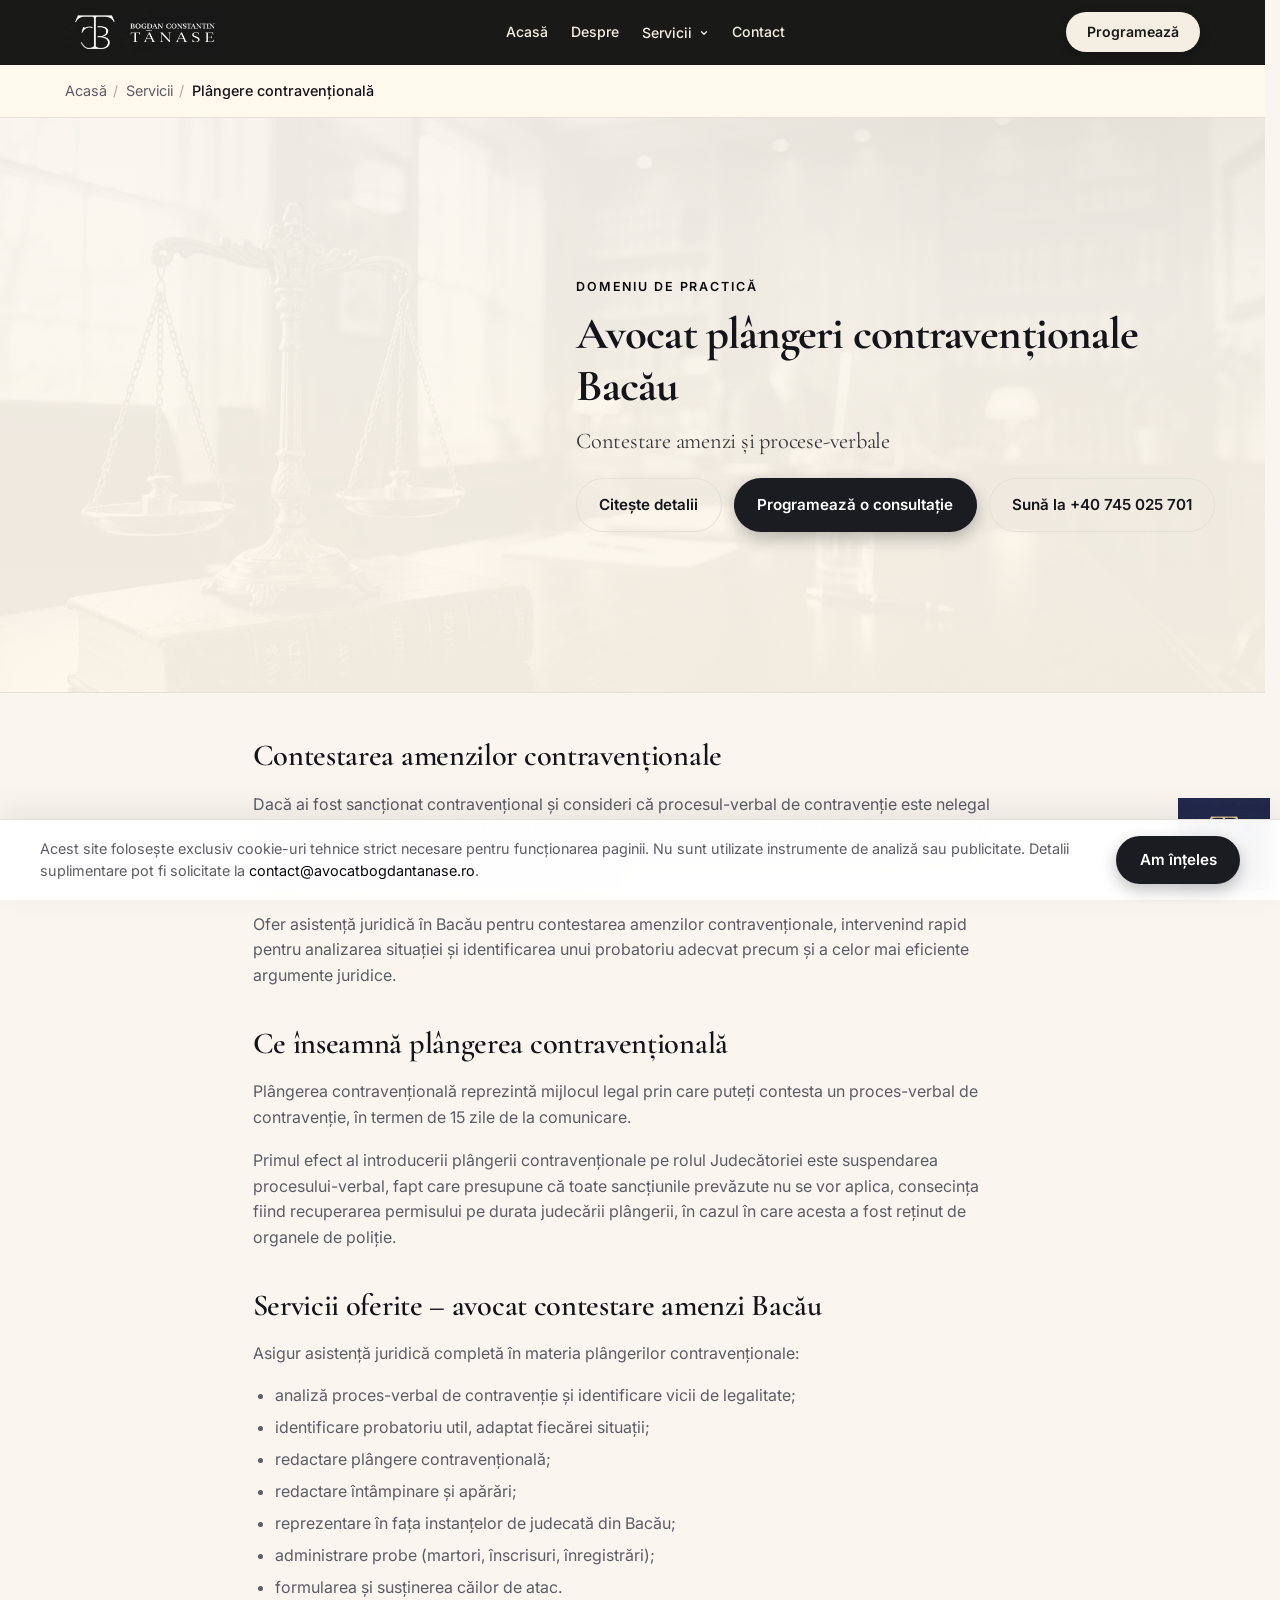
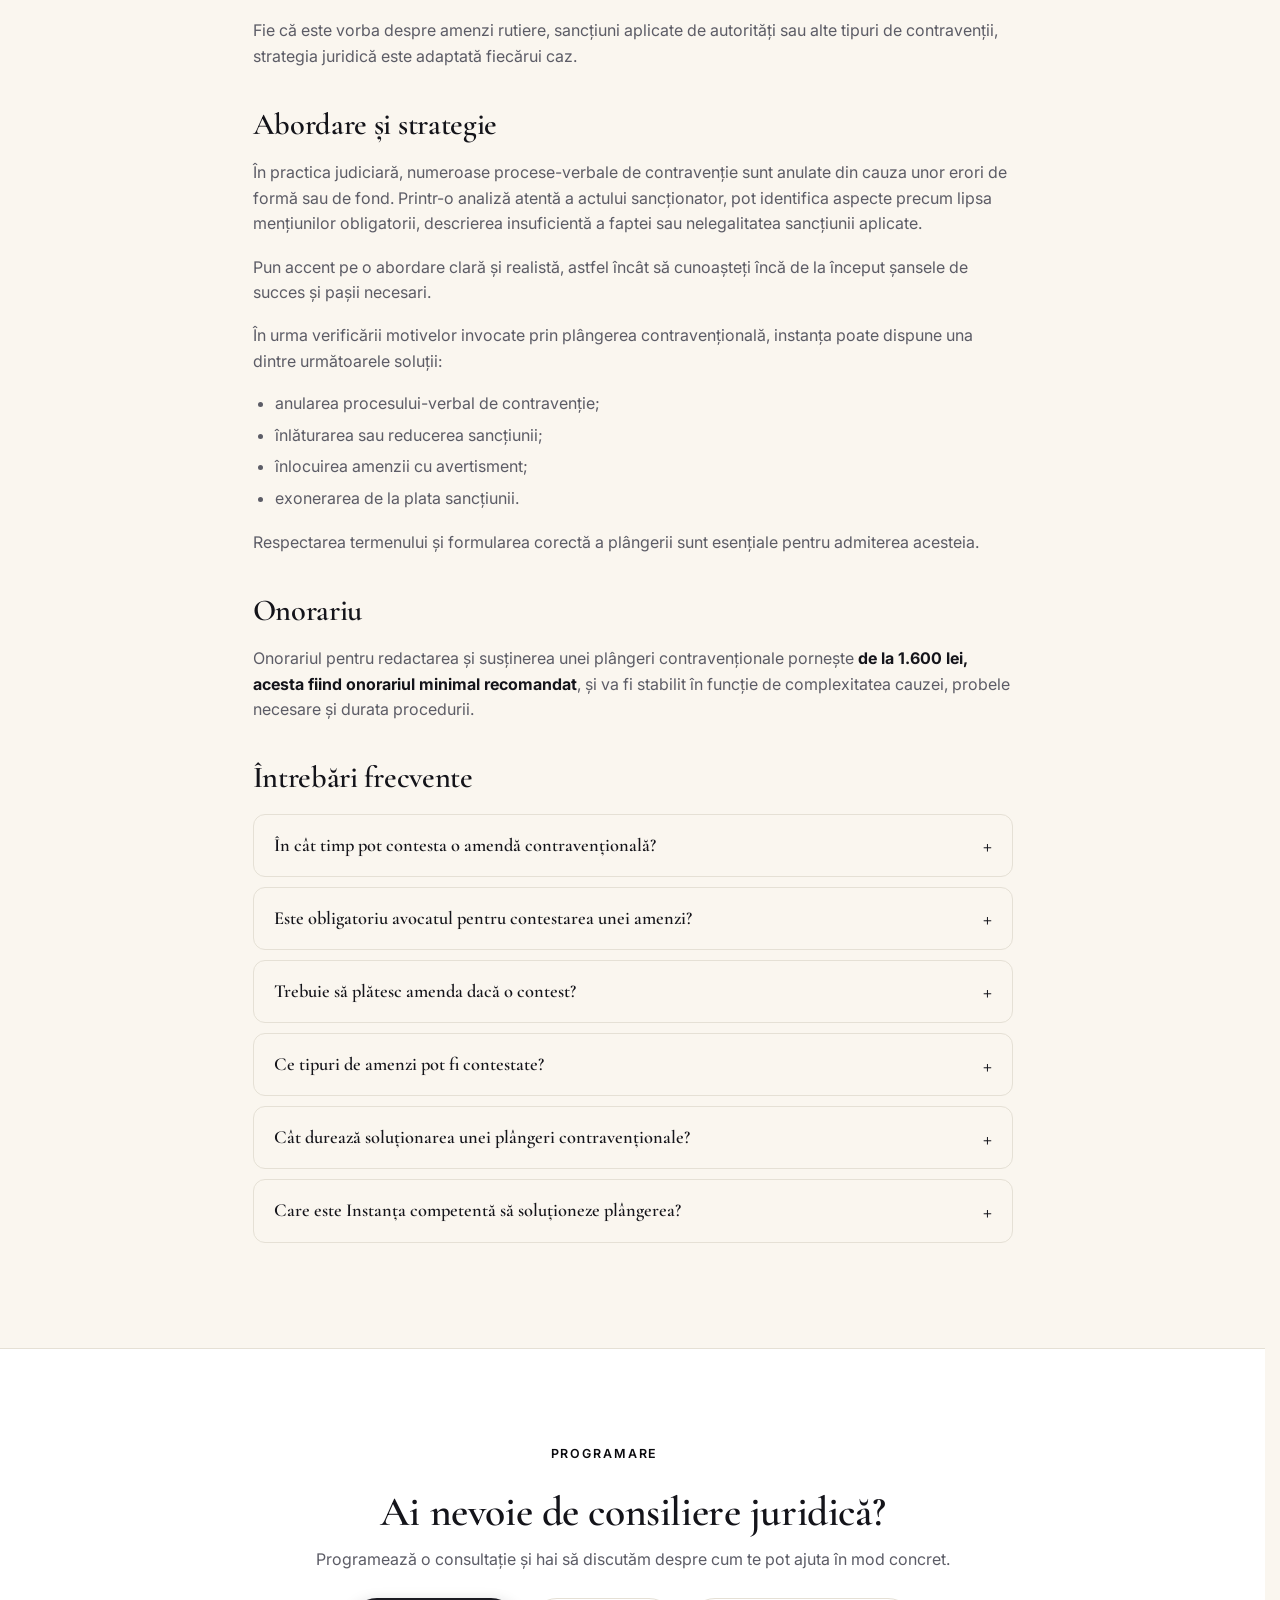
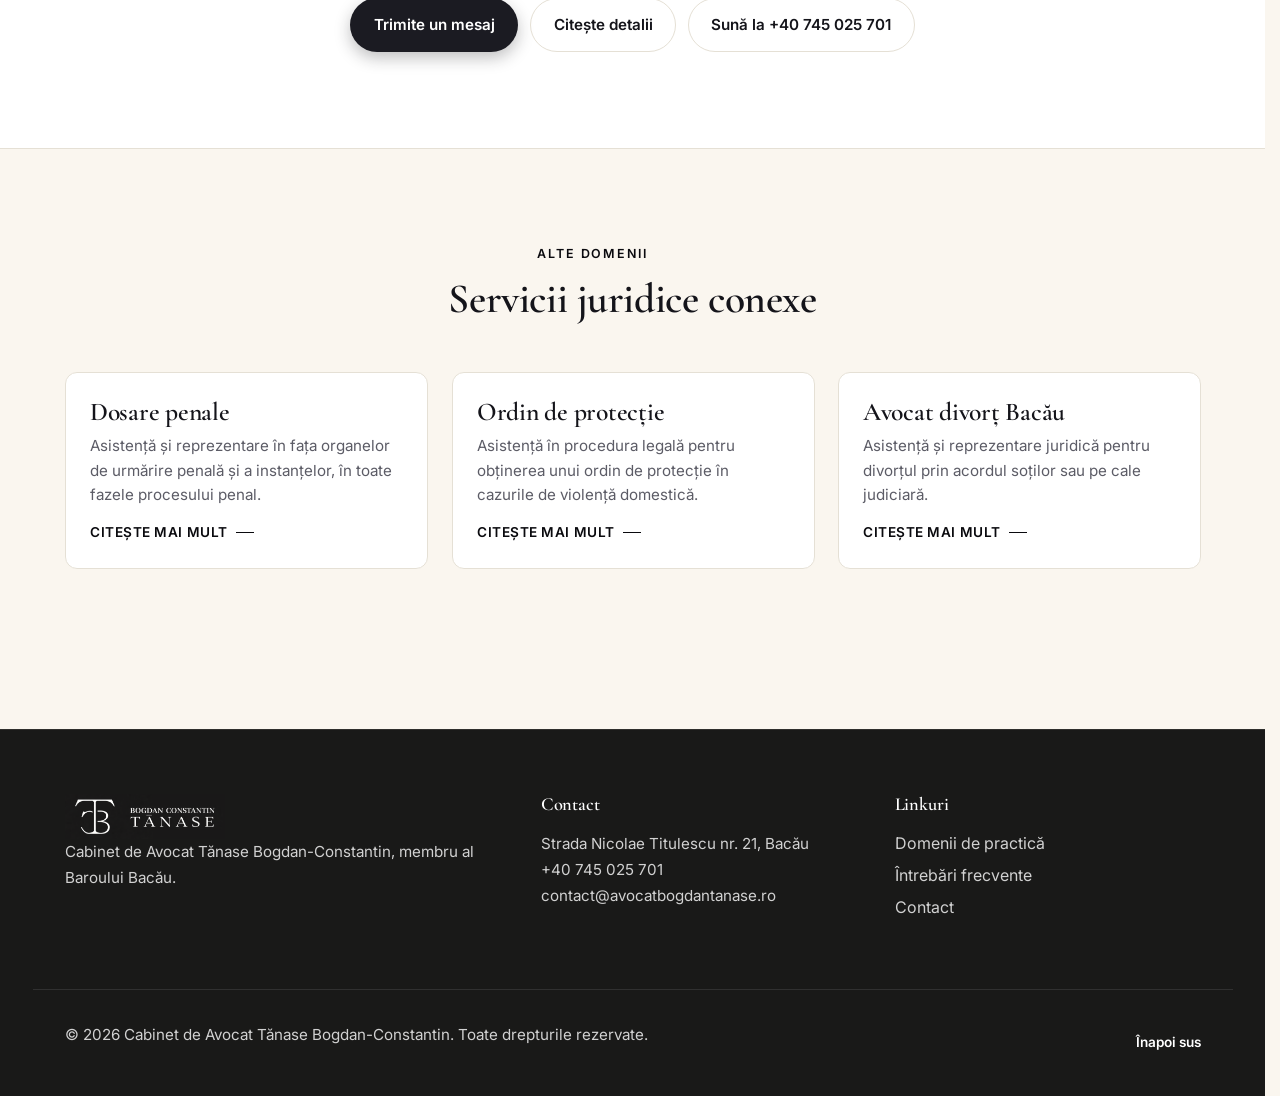
<file: servicii/plangere-contraventionala.html>
<!doctype html>
<html lang="ro">

<head>
  <meta charset="utf-8">
  <meta name="viewport" content="width=device-width, initial-scale=1, viewport-fit=cover">
  <meta name="theme-color" content="#191918">
  <meta name="color-scheme" content="light dark">

  <title>Plângere contravențională Bacău | Av. Bogdan Tănase</title>
  <meta name="description"
    content="Avocat plângere contravențională în Bacău: contestație amendă, anulare proces-verbal, termen 15 zile. Programare la +40 745 025 701.">
  <meta name="keywords"
    content="plângere contravențională Bacău, contestație amendă rutieră Bacău, anulare proces verbal contravențional Bacău, avocat amendă Bacău, termen plângere contravențională, plângere contravențională radar Bacău, suspendare proces verbal Bacău">
  <meta name="author" content="Bogdan-Constantin Tănase">
  <meta name="robots" content="index, follow, max-image-preview:large">
  <meta name="geo.region" content="RO-BC">
  <meta name="geo.placename" content="Bacău">

  <link rel="canonical" href="https://www.avocatbogdantanase.ro/servicii/plangere-contraventionala.html">
  <link rel="alternate" hreflang="ro-RO"
    href="https://www.avocatbogdantanase.ro/servicii/plangere-contraventionala.html">
  <link rel="alternate" hreflang="x-default"
    href="https://www.avocatbogdantanase.ro/servicii/plangere-contraventionala.html">

  <link rel="icon" href="../favicon.ico" sizes="any">
  <link rel="icon" type="image/png" href="../assets/img/logo.png" sizes="any">
  <link rel="apple-touch-icon" href="../assets/img/logo.png">
  <link rel="manifest" href="../site.webmanifest">

  <meta property="og:type" content="article">
  <meta property="og:locale" content="ro_RO">
  <meta property="og:site_name" content="Avocat Bogdan Constantin Tănase">
  <meta property="og:title" content="Plângere contravențională Bacău | Av. Bogdan Tănase">
  <meta property="og:description"
    content="Contestație amendă, anulare proces-verbal. Termen 15 zile. Bacău, +40 745 025 701.">
  <meta property="og:url" content="https://www.avocatbogdantanase.ro/servicii/plangere-contraventionala.html">
  <meta property="og:image" content="https://www.avocatbogdantanase.ro/assets/img/avocat-bogdan-tanase.png">

  <meta name="twitter:card" content="summary_large_image">
  <meta name="twitter:title" content="Plângere contravențională Bacău | Av. Bogdan Tănase">
  <meta name="twitter:description" content="Contestație amendă rutieră Bacău. Termen 15 zile. +40 745 025 701.">
  <meta name="twitter:image" content="https://www.avocatbogdantanase.ro/assets/img/avocat-bogdan-tanase.png">

  <link rel="preconnect" href="https://fonts.googleapis.com">
  <link rel="preconnect" href="https://fonts.gstatic.com" crossorigin>
  <link rel="stylesheet"
    href="https://fonts.googleapis.com/css2?family=Cormorant+Garamond:wght@500;600;700&family=Inter:wght@400;500;600;700&display=swap">
  <link rel="stylesheet" href="../assets/css/styles.css">

  <script type="application/ld+json">
{
  "@context": "https://schema.org",
  "@graph": [
    {
      "@type": "LegalService",
      "name": "Plângere contravențională",
      "serviceType": "Plângere contravențională",
      "provider": { "@id": "https://www.avocatbogdantanase.ro/#attorney" },
      "areaServed": [
        { "@type": "City", "name": "Bacău" },
        { "@type": "AdministrativeArea", "name": "Județul Bacău" }
      ],
      "url": "https://www.avocatbogdantanase.ro/servicii/plangere-contraventionala.html"
    },
    {
      "@type": "BreadcrumbList",
      "itemListElement": [
        { "@type": "ListItem", "position": 1, "name": "Acasă", "item": "https://www.avocatbogdantanase.ro/" },
        { "@type": "ListItem", "position": 2, "name": "Servicii", "item": "https://www.avocatbogdantanase.ro/#domenii" },
        { "@type": "ListItem", "position": 3, "name": "Plângere contravențională", "item": "https://www.avocatbogdantanase.ro/servicii/plangere-contraventionala.html" }
      ]
    },
    {
      "@type": "FAQPage",
      "mainEntity": [
        { "@type": "Question", "name": "În cât timp pot contesta o amendă contravențională?", "acceptedAnswer": { "@type": "Answer", "text": "Plângerea contravențională trebuie depusă în termen de 15 zile de la data comunicării procesului-verbal." } },
        { "@type": "Question", "name": "Este obligatoriu avocatul pentru contestarea unei amenzi?", "acceptedAnswer": { "@type": "Answer", "text": "Nu este obligatoriu, însă un avocat poate identifica mai ușor motivele de anulare și poate crește șansele de admitere a plângerii." } },
        { "@type": "Question", "name": "Trebuie să plătesc amenda dacă o contest?", "acceptedAnswer": { "@type": "Answer", "text": "Nu este obligatoriu să achitați amenda înainte de soluționarea cauzei, dar termenul pentru a achita jumătate din minim curge de la comunicare." } },
        { "@type": "Question", "name": "Ce tipuri de amenzi pot fi contestate?", "acceptedAnswer": { "@type": "Answer", "text": "Amenzi rutiere, sancțiuni ITM, ANPC, primărie, ISU sau alte autorități competente." } },
        { "@type": "Question", "name": "Cât durează soluționarea unei plângeri contravenționale?", "acceptedAnswer": { "@type": "Answer", "text": "Durata este destul de ridicată, fiind în jurul perioadei de 1 an de zile pentru soluționarea pe fond a cauzei." } },
        { "@type": "Question", "name": "Care este Instanța competentă să soluționeze plângerea?", "acceptedAnswer": { "@type": "Answer", "text": "Există o competență alternativă: fie Instanța locului săvârșirii faptei, fie Instanța de la domiciliul petentului." } }
      ]
    }
  ]
}
</script>
</head>

<body>

  <a class="skip-link" href="#main">Sari la conținut</a>

  <div class="scroll-progress" aria-hidden="true"><span></span></div>

  <header class="site-header" id="top">
    <div class="container header-row">
      <a href="../index.html" class="brand" aria-label="Avocat Bogdan Constantin Tănase, pagina principală">
        <img src="../assets/img/logo.png" alt="Avocat plângere contravențională Bacău - Cabinet Bogdan Tănase"
          width="160" height="48" decoding="async" fetchpriority="high">
      </a>

      <nav class="nav-desktop" aria-label="Navigație principală">
        <ul>
          <li><a href="../index.html">Acasă</a></li>
          <li><a href="../index.html#despre">Despre</a></li>
          <li class="has-dropdown">
            <a href="../index.html#domenii">
              Servicii
              <svg width="10" height="10" viewBox="0 0 24 24" fill="none" stroke="currentColor" stroke-width="3"
                stroke-linecap="round" stroke-linejoin="round" aria-hidden="true">
                <path d="M6 9l6 6 6-6" />
              </svg>
            </a>
            <ul class="dropdown">
              <li><a href="avocat-divort-bacau.html">Avocat divorț</a></li>
              <li><a href="divort-cu-copii-minori.html">Divorț cu minori</a></li>
              <li><a href="partaj-dupa-divort.html">Partaj după divorț</a></li>
              <li><a href="dosare-penale.html">Dosare penale</a></li>
              <li><a href="plangere-contraventionala.html">Plângere contravențională</a></li>
              <li><a href="ordin-de-protectie.html">Ordin de protecție</a></li>
              <li><a href="contencios-administrativ.html">Contencios administrativ</a></li>
              <li><a href="drept-civil.html">Drept civil</a></li>
            </ul>
          </li>
          <li><a href="../index.html#contact">Contact</a></li>
        </ul>
      </nav>

      <a class="btn btn-primary header-cta" href="../index.html#contact">Programează</a>

      <button class="menu-toggle" type="button" aria-label="Deschide meniul" aria-controls="mobile-menu"
        aria-expanded="false">
        <span></span><span></span><span></span>
      </button>
    </div>
  </header>

  <dialog id="mobile-menu" class="mobile-menu" aria-label="Meniu mobil">
    <div class="mobile-menu-inner">
      <button class="menu-close" type="button" aria-label="Închide meniul">
        <svg width="24" height="24" viewBox="0 0 24 24" aria-hidden="true">
          <path d="M6 6l12 12M18 6L6 18" fill="none" stroke="currentColor" stroke-width="2" stroke-linecap="round" />
        </svg>
      </button>
      <nav aria-label="Navigație mobilă">
        <ul>
          <li><a href="../index.html" data-close>Acasă</a></li>
          <li><a href="../index.html#despre" data-close>Despre</a></li>
          <li><a href="../index.html#domenii" data-close>Domenii de practică</a></li>
          <li><a href="../index.html#faq" data-close>Întrebări frecvente</a></li>
          <li><a href="../index.html#contact" data-close>Contact</a></li>
        </ul>
      </nav>

    </div>
  </dialog>

  <main id="main">

    <nav class="breadcrumb" aria-label="Breadcrumb">
      <div class="container">
        <ol class="breadcrumb-list">
          <li><a href="../index.html">Acasă</a></li>
          <li><a href="../index.html#domenii">Servicii</a></li>
          <li><span aria-current="page">Plângere contravențională</span></li>
        </ol>
      </div>
    </nav>

    <section class="page-hero">
      <div class="container page-hero-inner">
        <p class="eyebrow">Domeniu de practică</p>
        <h1>Avocat plângeri contravenționale Bacău <span>Contestare amenzi și procese-verbale</span></h1>
        <div class="page-hero-cta">
          <a class="btn btn-ghost" href="#detalii">Citește detalii</a>
          <a class="btn btn-primary" href="../index.html#contact">Programează o consultație</a>
          
          <a class="btn btn-ghost" href="tel:+40745025701">Sună la +40 745 025 701</a>
        </div>
      </div>
    </section>

    <section class="section" id="detalii">
      <div class="container">
        <div class="prose">
          <h2>Contestarea amenzilor contravenționale</h2>
          <p>Dacă ai fost sancționat contravențional și consideri că procesul-verbal de contravenție este nelegal sau
            netemeinic, ai dreptul de a formula o plângere contravențională. Contestarea unei amenzi poate duce la
            anularea sancțiunii sau la înlocuirea acesteia cu avertisment, însă succesul depinde în mod esențial de
            modul în care este construită apărarea.</p>
          <p>Ofer asistență juridică în Bacău pentru contestarea amenzilor contravenționale, intervenind rapid pentru
            analizarea situației și identificarea unui probatoriu adecvat precum și a celor mai eficiente argumente
            juridice.</p>

          <h2>Ce înseamnă plângerea contravențională</h2>
          <p>Plângerea contravențională reprezintă mijlocul legal prin care puteți contesta un proces-verbal de
            contravenție, în termen de 15 zile de la comunicare.</p>
          <p>Primul efect al introducerii plângerii contravenționale pe rolul Judecătoriei este suspendarea
            procesului-verbal, fapt care presupune că toate sancțiunile prevăzute nu se vor aplica, consecința fiind
            recuperarea permisului pe durata judecării plângerii, în cazul în care acesta a fost reținut de organele de
            poliție.</p>

          <h2>Servicii oferite – avocat contestare amenzi Bacău</h2>
          <p>Asigur asistență juridică completă în materia plângerilor contravenționale:</p>
          <ul>
            <li>analiză proces-verbal de contravenție și identificare vicii de legalitate;</li>
            <li>identificare probatoriu util, adaptat fiecărei situații;</li>
            <li>redactare plângere contravențională;</li>
            <li>redactare întâmpinare și apărări;</li>
            <li>reprezentare în fața instanțelor de judecată din Bacău;</li>
            <li>administrare probe (martori, înscrisuri, înregistrări);</li>
            <li>formularea și susținerea căilor de atac.</li>
          </ul>
          <p>Fie că este vorba despre amenzi rutiere, sancțiuni aplicate de autorități sau alte tipuri de contravenții,
            strategia juridică este adaptată fiecărui caz.</p>

          <h2>Abordare și strategie</h2>
          <p>În practica judiciară, numeroase procese-verbale de contravenție sunt anulate din cauza unor erori de formă
            sau de fond. Printr-o analiză atentă a actului sancționator, pot identifica aspecte precum lipsa mențiunilor
            obligatorii, descrierea insuficientă a faptei sau nelegalitatea sancțiunii aplicate.</p>
          <p>Pun accent pe o abordare clară și realistă, astfel încât să cunoașteți încă de la început șansele de succes
            și pașii necesari.</p>
          <p>În urma verificării motivelor invocate prin plângerea contravențională, instanța poate dispune una dintre
            următoarele soluții:</p>
          <ul>
            <li>anularea procesului-verbal de contravenție;</li>
            <li>înlăturarea sau reducerea sancțiunii;</li>
            <li>înlocuirea amenzii cu avertisment;</li>
            <li>exonerarea de la plata sancțiunii.</li>
          </ul>
          <p>Respectarea termenului și formularea corectă a plângerii sunt esențiale pentru admiterea acesteia.</p>

          <h2>Onorariu</h2>
          <p>Onorariul pentru redactarea și susținerea unei plângeri contravenționale pornește <b>de la 1.600 lei,
              acesta
              fiind onorariul minimal recomandat</b>, și va fi stabilit în funcție de complexitatea cauzei, probele
            necesare și
            durata procedurii.</p>

          <h2>Întrebări frecvente</h2>
          <div class="faq-list">
            <details>
              <summary>În cât timp pot contesta o amendă contravențională?</summary>
              <p>Plângerea contravențională trebuie depusă în termen de 15 zile de la data comunicării
                procesului-verbal. Depășirea acestui termen duce, de regulă, la respingerea cererii.</p>
            </details>
            <details>
              <summary>Este obligatoriu avocatul pentru contestarea unei amenzi?</summary>
              <p>Nu este obligatoriu, însă un avocat poate identifica mai ușor motivele de anulare și poate crește
                șansele de admitere a plângerii. Totodată, pentru a evita respingerea pe motive procedurale și pentru a
                structura corect probele, asistența unui avocat este recomandată mai ales în contravențiile rutiere și
                cele cu sancțiuni complementare grave.</p>
            </details>
            <details>
              <summary>Trebuie să plătesc amenda dacă o contest?</summary>
              <p>Nu este obligatoriu să achitați amenda înainte de soluționarea cauzei, însă, din păcate, termenul de 30
                de zile pentru a achita jumătate din minimul prevăzut de lege, curge de la data comunicării
                procesului-verbal. Cu alte cuvinte, dacă plângerea este respinsă, nu se mai poate plăti jumătate din
                minim după expirarea celor 30 de zile de la comunicare.</p>
            </details>
            <details>
              <summary>Ce tipuri de amenzi pot fi contestate?</summary>
              <p>Pot fi contestate amenzi rutiere, sancțiuni aplicate de poliție, de Inspectoratul Teritorial al Muncii,
                de Autoritatea Națională pentru Protecția Consumatorilor, primărie, Inspectoratul pentru Situații de
                Urgență sau alte autorități competente.</p>
            </details>
            <details>
              <summary>Cât durează soluționarea unei plângeri contravenționale?</summary>
              <p>Durata unei plângeri contravenționale este destul de ridicată, fiind în jurul perioadei de 1 an de zile
                pentru soluționarea pe fond a cauzei.</p>
            </details>
            <details>
              <summary>Care este Instanța competentă să soluționeze plângerea?</summary>
              <p>Textul de lege a fost modificat în sensul în care în prezent există o competență alternativă, fie
                Instanța aferentă locului săvârșirii faptei, fie Instanța de la domiciliul petentului.</p>
            </details>
          </div>
        </div>
      </div>
    </section>

    <section class="section service-cta">
      <div class="container service-cta-inner">
        <p class="eyebrow">Programare</p>
        <h2>Ai nevoie de consiliere juridică?</h2>
        <p>Programează o consultație și hai să discutăm despre cum te pot ajuta în mod concret.</p>
        <div class="service-cta-actions">
          <a class="btn btn-primary" href="../index.html#contact">Trimite un mesaj</a>
          <a class="btn btn-ghost" href="#detalii">Citește detalii</a>
          <a class="btn btn-ghost" href="tel:+40745025701">Sună la +40 745 025 701</a>
        </div>
      </div>
    </section>

    <section class="section">
      <div class="container">
        <header class="section-head">
          <p class="eyebrow">Alte domenii</p>
          <h2>Servicii juridice conexe</h2>
        </header>
        <div class="cards" role="list">
          <article class="card" role="listitem">
            <h3><a class="card-stretched" href="dosare-penale.html">Dosare penale</a></h3>
            <p>Asistență și reprezentare în fața organelor de urmărire penală și a instanțelor, în toate fazele
              procesului penal.</p>
            <span class="card-link" aria-hidden="true">Citește mai mult</span>
          </article>
          <article class="card" role="listitem">
            <h3><a class="card-stretched" href="ordin-de-protectie.html">Ordin de protecție</a></h3>
            <p>Asistență în procedura legală pentru obținerea unui ordin de protecție în cazurile de violență domestică.
            </p>
            <span class="card-link" aria-hidden="true">Citește mai mult</span>
          </article>
          <article class="card" role="listitem">
            <h3><a class="card-stretched" href="avocat-divort-bacau.html">Avocat divorț Bacău</a></h3>
            <p>Asistență și reprezentare juridică pentru divorțul prin acordul soților sau pe cale judiciară.</p>
            <span class="card-link" aria-hidden="true">Citește mai mult</span>
          </article>
        </div>
      </div>
    </section>

  </main>

  <a class="floating-logo" href="../index.html" aria-label="Acasă">
    <img src="../assets/img/logo-monogram.png" alt="Monogramă Cabinet de Avocat Tănase" width="48" height="48" decoding="async">
  </a>

  <div class="fab-stack" aria-label="Acțiuni rapide">
    <a class="fab fab-whatsapp" href="https://wa.me/40745025701" target="_blank" rel="noopener"
      aria-label="Scrie pe WhatsApp">
      <svg width="22" height="22" viewBox="0 0 24 24" aria-hidden="true">
        <path
          d="M19.1 4.9A10 10 0 0 0 4.3 18.4L3 22l3.7-1.2a10 10 0 0 0 14.8-8.6 10 10 0 0 0-2.4-7.3zm-7 15.5a8.3 8.3 0 0 1-4.2-1.1l-.3-.2-2.2.7.7-2.1-.2-.3a8.3 8.3 0 1 1 6.2 3zm4.6-6.2c-.3-.1-1.5-.7-1.7-.8s-.4-.1-.6.1-.7.8-.8 1c-.2.1-.3.2-.6 0a6.8 6.8 0 0 1-2-1.2 7.6 7.6 0 0 1-1.4-1.7c-.1-.3 0-.4.1-.5l.4-.4.2-.4v-.4l-.7-1.7c-.2-.4-.4-.4-.6-.4h-.5a1 1 0 0 0-.7.3 3 3 0 0 0-.9 2.2c0 1.3 1 2.6 1.1 2.7s1.9 2.9 4.6 4.1c.6.3 1.1.4 1.5.6.6.2 1.2.2 1.6.1.5-.1 1.5-.6 1.7-1.2s.2-1.1.2-1.2-.2-.2-.5-.4z"
          fill="currentColor" />
      </svg>
    </a>
    <a class="fab fab-call" href="tel:+40745025701" aria-label="Sună la +40 745 025 701">
      <svg width="22" height="22" viewBox="0 0 24 24" aria-hidden="true">
        <path
          d="M6.6 10.8a15.1 15.1 0 0 0 6.6 6.6l2.2-2.2a1 1 0 0 1 1-.25 11.5 11.5 0 0 0 3.6.57 1 1 0 0 1 1 1V20a1 1 0 0 1-1 1A17 17 0 0 1 3 4a1 1 0 0 1 1-1h3.5a1 1 0 0 1 1 1 11.5 11.5 0 0 0 .57 3.6 1 1 0 0 1-.25 1L6.6 10.8z"
          fill="currentColor" />
      </svg>
    </a>
  </div>

  <aside class="cookie-banner" id="cookie-banner" role="region" aria-label="Notificare cookie-uri" hidden>
    <div class="cookie-inner">
      <p>
        Acest site folosește exclusiv cookie-uri tehnice strict necesare pentru funcționarea paginii.
        Nu sunt utilizate instrumente de analiză sau publicitate. Detalii suplimentare pot fi solicitate la
        <a href="mailto:contact@avocatbogdantanase.ro">contact@avocatbogdantanase.ro</a>.
      </p>
      <div class="cookie-actions">
        <button class="btn btn-primary" type="button" data-cookie-accept>Am înțeles</button>
      </div>
    </div>
  </aside>

  <footer class="site-footer">
    <div class="container footer-grid">
      <div>
        <img src="../assets/img/logo-down-white.png" alt="Cabinet de Avocat Tănase Bogdan-Constantin" width="160"
          height="48" loading="lazy" decoding="async">
        <p>Cabinet de Avocat Tănase Bogdan-Constantin, membru al Baroului Bacău.</p>
      </div>
      <div>
        <h4>Contact</h4>
        <p>
          Strada Nicolae Titulescu nr. 21, Bacău<br>
          <a href="tel:+40745025701">+40 745 025 701</a><br>
          <a href="mailto:contact@avocatbogdantanase.ro">contact@avocatbogdantanase.ro</a>
        </p>
      </div>
      <div>
        <h4>Linkuri</h4>
        <ul class="footer-links">
          <li><a href="../index.html#domenii">Domenii de practică</a></li>
          <li><a href="../index.html#faq">Întrebări frecvente</a></li>
          <li><a href="../index.html#contact">Contact</a></li>
        </ul>
      </div>
    </div>
    <div class="container footer-bottom">
      <p>&copy; <span id="year">2026</span> Cabinet de Avocat Tănase Bogdan-Constantin. Toate drepturile rezervate.</p>
      <a class="back-top" href="#main">Înapoi sus</a>
    </div>
  </footer>

  <script type="module" src="../assets/js/script.js" defer></script>
  <script>
    if ('serviceWorker' in navigator && location.protocol !== 'file:') {
      window.addEventListener('load', () => {
        navigator.serviceWorker.register('../sw.js').catch(() => { });
      });
    }
  </script>
</body>

</html>
</file>
<file: assets/css/styles.css>
/* =========================================================
   Avocat Bogdan Constantin Tănase - styles.css
   Mobile-first, modern CSS, bright and warm 2026 theme
   ========================================================= */

*,
*::before,
*::after {
  box-sizing: border-box;
}

:root {
  --bg: #FAF6EF;
  --surface: #FFFFFF;
  --surface-2: #FFF8EC;
  --text: #14141A;
  --muted: #5C5C66;
  --accent: #1B1B22;
  --accent-strong: #0A0A0E;
  --accent-soft: #ECE7DC;
  --on-accent: #FFFFFF;
  --border: #E5E0D5;
  --shadow-sm: 0 2px 6px rgba(31, 27, 22, 0.06);
  --shadow-md: 0 12px 28px rgba(31, 27, 22, 0.08);
  --shadow-lg: 0 24px 60px rgba(31, 27, 22, 0.12);

  --radius: 12px;
  --radius-sm: 8px;
  --radius-lg: 20px;

  --container: 1200px;
  --gutter: clamp(1rem, 4vw, 2rem);

  --font-serif: "Cormorant Garamond", "Iowan Old Style", Georgia, serif;
  --font-sans: "Inter", system-ui, -apple-system, "Segoe UI", Roboto, sans-serif;

  --header-h: 64px;
  --ease: cubic-bezier(0.22, 0.61, 0.36, 1);

  --header-bg: #191918;
  --header-fg: #F5EFE3;
  --header-border: rgba(245, 239, 227, 0.14);
}

@media (prefers-color-scheme: dark) {
  :root {
    --bg: #14141A;
    --surface: #1B1B22;
    --surface-2: #20202A;
    --text: #F0E9D8;
    --muted: #B8B2A4;
    --accent: #F0E9D8;
    --accent-strong: #FFFFFF;
    --accent-soft: #2A2A33;
    --on-accent: #14141A;
    --border: #2C2C36;
  }
}

html {
  font-size: 100%;
  scroll-behavior: smooth;
  scrollbar-gutter: stable;
  -webkit-text-size-adjust: 100%;
  overflow-x: hidden;
}

@media (prefers-reduced-motion: reduce) {
  html {
    scroll-behavior: auto;
  }

  *,
  *::before,
  *::after {
    animation-duration: 0.01ms !important;
    animation-iteration-count: 1 !important;
    transition-duration: 0.01ms !important;
    scroll-behavior: auto !important;
  }
}

body {
  margin: 0;
  font-family: var(--font-sans);
  font-size: 16px;
  line-height: 1.6;
  color: var(--text);
  background: var(--bg);
  -webkit-font-smoothing: antialiased;
  text-rendering: optimizeLegibility;
  overflow-x: hidden;
  accent-color: var(--accent);
}

img,
picture,
svg,
video {
  display: block;
  max-width: 100%;
  height: auto;
}

a {
  color: var(--accent-strong);
  text-decoration: none;
  transition: color 0.2s var(--ease);
}

a:hover {
  color: var(--accent);
}

h1,
h2,
h3,
h4,
h5 {
  font-family: var(--font-serif);
  color: var(--text);
  margin: 0 0 0.5em;
  line-height: 1.15;
  letter-spacing: -0.01em;
  font-weight: 600;
}

h1 {
  font-size: clamp(2rem, 6vw, 3.6rem);
}

h2 {
  font-size: clamp(1.6rem, 4.2vw, 2.6rem);
}

h3 {
  font-size: clamp(1.2rem, 2.6vw, 1.6rem);
}

h4 {
  font-size: 1.1rem;
}

p {
  margin: 0 0 1rem;
  color: var(--muted);
}

p strong,
p b {
  color: var(--text);
}

:focus-visible {
  outline: 2px solid var(--accent);
  outline-offset: 3px;
  border-radius: 4px;
}

::selection {
  background: var(--accent-soft);
  color: var(--text);
}

.container {
  width: 100%;
  max-width: var(--container);
  margin-inline: auto;
  padding-inline: var(--gutter);
}

.eyebrow {
  display: block;
  font-size: 0.78rem;
  font-weight: 600;
  letter-spacing: 0.15em;
  text-transform: uppercase;
  color: var(--accent-strong);
  margin: 0 0 0.8rem;
  max-width: 80ch;
  line-height: 1.5;
}

.section {
  padding-block: clamp(3rem, 8vw, 6rem);
  position: relative;
}

.section-head {
  max-width: 720px;
  margin: 0 auto clamp(2rem, 5vw, 3rem);
  text-align: center;
}

.section-head .section-sub {
  color: var(--muted);
}

.skip-link {
  position: absolute;
  left: -9999px;
  top: 0;
  background: var(--text);
  color: var(--bg);
  padding: 0.75rem 1rem;
  z-index: 9999;
  border-radius: 0 0 var(--radius-sm) 0;
}

.skip-link:focus {
  left: 0;
}

/* ---------- Buttons ---------- */
.btn {
  display: inline-flex;
  align-items: center;
  justify-content: center;
  gap: 0.5rem;
  min-height: 48px;
  padding: 0.85rem 1.4rem;
  border-radius: 999px;
  border: 1px solid transparent;
  font-family: var(--font-sans);
  font-size: 0.95rem;
  font-weight: 600;
  cursor: pointer;
  text-align: center;
  text-decoration: none;
  transition: transform 0.15s var(--ease), background 0.2s var(--ease), color 0.2s var(--ease), border-color 0.2s var(--ease), box-shadow 0.2s var(--ease);
  white-space: nowrap;
}

@media (hover: hover) and (pointer: fine) {
  .btn:hover {
    transform: translateY(-1px);
  }
}

.btn:active {
  transform: scale(0.98);
}

.btn-primary {
  background: var(--accent);
  color: var(--on-accent);
  box-shadow: 0 6px 16px color-mix(in oklab, var(--accent) 28%, transparent);
}

.btn-primary:hover {
  background: var(--accent-strong);
  color: var(--on-accent);
}

.btn-ghost {
  background: transparent;
  color: var(--text);
  border-color: var(--border);
}

.btn-ghost:hover {
  background: var(--accent-soft);
  border-color: var(--accent);
  color: var(--text);
}

/* ---------- Header ---------- */
.site-header {
  position: sticky;
  top: 0;
  z-index: 50;
  background: var(--header-bg);
  color: var(--header-fg);
  border-block-end: 1px solid transparent;
  transition: background 0.25s var(--ease), border-color 0.25s var(--ease), box-shadow 0.25s var(--ease);
  padding-top: env(safe-area-inset-top);
}

.site-header.is-scrolled {
  background: var(--header-bg);
  border-block-end-color: var(--header-border);
  box-shadow: 0 6px 18px rgba(0, 0, 0, 0.25);
}

.header-row {
  display: flex;
  align-items: center;
  justify-content: space-between;
  gap: 1rem;
  min-height: var(--header-h);
}

.brand img {
  width: clamp(120px, 28vw, 160px);
  height: auto;
}

.nav-desktop {
  display: none;
}

.nav-desktop ul {
  display: flex;
  align-items: center;
  gap: 0.25rem;
  list-style: none;
  margin: 0;
  padding: 0;
}

.nav-desktop a {
  color: var(--header-fg);
  font-weight: 500;
  font-size: 0.88rem;
  padding: 0.25rem 0.6rem;
  text-align: left !important;
  position: relative;
}

.nav-desktop a::after {
  content: "";
  position: absolute;
  inset-inline: 0;
  bottom: 0;
  height: 1px;
  background: var(--header-fg);
  transform: scaleX(0);
  transform-origin: left;
  transition: transform 0.25s var(--ease);
}

.nav-desktop a:hover::after,
.nav-desktop a:focus-visible::after {
  transform: scaleX(1);
}

/* ---------- Dropdown ---------- */
.has-dropdown {
  position: relative;
}

.dropdown {
  position: absolute;
  top: 100%;
  left: 0;
  transform: translateY(8px);
  min-width: 190px;
  background: var(--bg);
  border: 1px solid var(--border);
  padding: 0.25rem 0;
  box-shadow: var(--shadow-sm);
  opacity: 0;
  visibility: hidden;
  transition: all 0.2s var(--ease);
  z-index: 1000;
  list-style: none;
  margin: 0;
  display: flex;
  flex-direction: column;
  align-items: stretch;
  text-align: left;
}

.dropdown::before {
  content: "";
  position: absolute;
  top: -10px;
  left: 0;
  width: 100%;
  height: 10px;
}

.has-dropdown:hover .dropdown,
.has-dropdown:focus-within .dropdown {
  opacity: 1;
  visibility: visible;
  transform: translateY(0);
}

.dropdown li {
  display: block !important;
  width: 100% !important;
  text-align: left !important;
  margin: 0 !important;
  padding: 0 !important;
}

.dropdown a {
  display: block !important;
  width: 100% !important;
  padding: 0.15rem 0.75rem !important;
  text-align: left !important;
  color: var(--text) !important;
  font-size: 0.82rem;
  font-weight: 500;
  transition: background 0.2s var(--ease);
  white-space: nowrap;
}

.dropdown a::after {
  display: none !important;
}

.dropdown a:hover {
  background: var(--accent-soft);
  color: var(--accent-strong) !important;
}

.has-dropdown > a {
  display: flex;
  align-items: center;
  gap: 0.4rem;
  transform: translateY(1px);
}

.has-dropdown > a svg {
  transition: transform 0.2s var(--ease);
}

.has-dropdown:hover > a svg {
  transform: rotate(180deg);
}

.header-cta {
  display: none;
}

.header-cta.btn-primary {
  min-height: 38px;
  padding: 0.5rem 1.25rem;
  font-size: 0.88rem;
  background: var(--header-fg);
  color: var(--header-bg);
  box-shadow: 0 4px 12px rgba(0, 0, 0, 0.2);
}

.header-cta.btn-primary:hover {
  background: #FFFFFF;
  color: var(--header-bg);
}

.menu-toggle {
  display: inline-flex;
  flex-direction: column;
  justify-content: center;
  gap: 5px;
  width: 44px;
  height: 44px;
  padding: 10px;
  border: 1px solid var(--header-border);
  border-radius: var(--radius-sm);
  background: transparent;
  cursor: pointer;
}

.menu-toggle span {
  display: block;
  width: 20px;
  height: 2px;
  background: var(--header-fg);
  border-radius: 2px;
}

@media (min-width: 960px) {
  .nav-desktop {
    display: block;
  }

  .header-cta {
    display: inline-flex;
  }

  .menu-toggle {
    display: none;
  }
}

/* ---------- Mobile menu (dialog) ---------- */
.mobile-menu {
  border: none;
  padding: 0;
  margin: 0;
  width: 100%;
  max-width: 100%;
  height: 100dvh;
  max-height: 100dvh;
  background: var(--bg);
  color: var(--text);
}

.mobile-menu::backdrop {
  background: rgba(31, 27, 22, 0.45);
  backdrop-filter: blur(4px);
}

.mobile-menu[open] {
  display: flex;
  flex-direction: column;
}

.mobile-menu-inner {
  display: flex;
  flex-direction: column;
  height: 100%;
  padding: calc(env(safe-area-inset-top) + 1.25rem) var(--gutter) calc(env(safe-area-inset-bottom) + 1.25rem);
}

.menu-close {
  align-self: flex-end;
  width: 44px;
  height: 44px;
  border: 1px solid var(--border);
  border-radius: 50%;
  background: var(--surface);
  color: var(--text);
  cursor: pointer;
  display: inline-flex;
  align-items: center;
  justify-content: center;
}

.mobile-menu nav {
  flex: 1;
  display: flex;
  align-items: flex-start;
  padding-top: 2rem;
}

.mobile-menu ul {
  list-style: none;
  margin: 0;
  padding: 0;
  width: 100%;
  display: grid;
  gap: 0.4rem;
}

.mobile-menu a {
  display: block;
  font-family: var(--font-sans);
  font-size: 1.15rem;
  color: var(--text);
  padding: 0.6rem 0;
  text-align: left;
  border-bottom: 1px solid var(--border);
}

.mobile-menu-footer {
  display: flex;
  justify-content: center;
  gap: 1.5rem;
  padding-top: 2rem;
  margin-top: auto;
}

.mobile-action-btn {
  width: 54px;
  height: 54px;
  display: flex;
  align-items: center;
  justify-content: center;
  border-radius: 50%;
  text-decoration: none;
  border: none !important;
  box-shadow: var(--shadow-md);
  transition: transform 0.2s var(--ease);
}

.mobile-action-btn:active {
  transform: scale(0.92);
}

.mobile-action-btn.whatsapp {
  background: #25D366;
  color: #FFFFFF !important;
}

.mobile-action-btn.call {
  background: var(--accent);
  color: #FFFFFF !important;
}

body.menu-open {
  overflow: hidden;
}

/* ---------- Hero ---------- */
.hero {
  position: relative;
  min-height: auto;
  display: flex;
  align-items: center;
  isolation: isolate;
  overflow: hidden;
  padding-block: 1.5rem 3rem;
}

.hero-bg {
  position: absolute;
  inset: 0;
  z-index: -1;
  background:
    radial-gradient(60% 70% at 80% 20%, color-mix(in oklab, var(--accent-soft) 70%, transparent) 0%, transparent 60%),
    radial-gradient(50% 60% at 10% 80%, color-mix(in oklab, var(--accent-soft) 90%, transparent) 0%, transparent 60%),
    radial-gradient(120% 90% at 50% 110%, color-mix(in oklab, var(--accent) 8%, transparent) 0%, transparent 60%),
    linear-gradient(180deg, var(--bg) 0%, var(--surface-2) 100%);
}

.hero-bg::after {
  content: "";
  position: absolute;
  inset: 0;
  background:
    linear-gradient(180deg,
      color-mix(in oklab, var(--bg) 50%, transparent) 0%,
      color-mix(in oklab, var(--bg) 60%, transparent) 100%);
  pointer-events: none;
}

.hero-layer {
  position: absolute;
  inset: -10% -5% -10% -5%;
  background-image:
    url("../img/avocat-bogdan-tanase.png");
  background-repeat: no-repeat;
  background-position: right 90%;
  background-size: contain;
  opacity: 0.25;
  filter: saturate(70%) contrast(92%);
  will-change: transform;
  display: none;
}

@media (min-width: 768px) {
  .hero-layer {
    opacity: 0.4;
    background-size: cover;
    background-position: 75% 90%;
    filter: saturate(70%) contrast(92%) blur(3px);
  }

  .hero-bg::after {
    background:
      linear-gradient(90deg,
        color-mix(in oklab, var(--bg) 85%, transparent) 0%,
        color-mix(in oklab, var(--bg) 50%, transparent) 55%,
        color-mix(in oklab, var(--bg) 15%, transparent) 100%);
  }
}

@media (min-width: 960px) and (hover: hover) and (pointer: fine) {
  .hero {
    min-height: 100svh;
    padding-block: clamp(3rem, 10vh, 6rem);
  }
}

.hero-inner {
  position: relative;
  display: grid;
  gap: clamp(1.5rem, 4vw, 3rem);
  align-items: center;
}

.hero-portrait {
  order: -1;
  width: min(100%, 420px);
  margin-inline: auto;
  border-radius: 24px;
  border: 2px solid var(--border);
  box-shadow: var(--shadow-md);
  overflow: hidden;
}

.hero-portrait img {
  width: 100%;
  aspect-ratio: 3 / 4;
  object-fit: cover;
  object-position: center 30%;
  display: block;
}

.hero-content {
  width: 100%;
  max-width: 720px;
  min-width: 0;
}

.hero-logo-inline {
  display: inline-block;
  vertical-align: middle;
  height: clamp(40px, 6.5vw, 75px);
  width: auto;
  max-width: 38%;
  flex-shrink: 0;
  object-fit: contain;
  margin-left: auto;
  transition: height 0.2s var(--ease);
}

.hero .eyebrow {
  display: flex;
  flex-direction: row;
  align-items: center;
  gap: clamp(0.35rem, 1.5vw, 0.6rem);
  font-size: clamp(0.62rem, 1.6vw, 0.76rem);
  letter-spacing: 0.08em;
  width: 100%;
  max-width: 100%;
  overflow: hidden;
}

.hero .eyebrow::before {
  display: none;
}

@media (min-width: 640px) {
  .hero .eyebrow {
    letter-spacing: 0.15em;
  }

  .hero .eyebrow::before {
    display: block;
    content: "";
    inline-size: 28px;
    block-size: 1px;
    background: currentColor;
    opacity: 0.7;
  }
}

.hero h1 {
  margin-top: 0.4rem;
  margin-bottom: 1rem;
  letter-spacing: -0.02em;
  color: var(--text);
  font-size: clamp(1.8rem, 3.4vw, 2.7rem);
}

.hero .lede {
  font-size: clamp(1.05rem, 1.7vw, 1.25rem);
  color: color-mix(in oklab, var(--text) 82%, transparent);
  max-width: 60ch;
  margin-bottom: 1.8rem;
  font-weight: 400;
}

.hero-cta {
  display: flex;
  flex-wrap: wrap;
  gap: 0.75rem;
  margin-bottom: 2.2rem;
}

.hero-meta {
  list-style: none;
  margin: 0;
  padding: 0;
  display: grid;
  grid-template-columns: 1fr;
  gap: 0.6rem 1.6rem;
  border-top: 1px solid color-mix(in oklab, var(--accent) 22%, transparent);
  padding-top: 1.4rem;
  max-width: 640px;
}

.hero-meta li {
  display: flex;
  flex-direction: column;
  gap: 0.15rem;
}

.hero-meta strong {
  font-family: var(--font-serif);
  font-size: clamp(1.35rem, 2.2vw, 1.6rem);
  color: var(--text);
  font-weight: 600;
  letter-spacing: -0.01em;
}

.hero-meta span {
  color: var(--muted);
  font-size: 0.9rem;
}

@media (min-width: 640px) {
  .hero-meta {
    grid-template-columns: repeat(2, 1fr);
  }

  .hero-portrait {
    width: min(100%, 460px);
  }
}

@media (min-width: 960px) {
  .hero-inner {
    grid-template-columns: minmax(320px, 0.95fr) minmax(0, 1.15fr);
    gap: clamp(2rem, 5vw, 5rem);
    margin-bottom: 2.25rem;
    transform: translateY(-24px);
  }

  .hero-portrait {
    order: 0;
    width: 100%;
    margin-inline: 0;
  }

  .hero-content {
    max-width: none;
  }
}

.scroll-indicator {
  position: absolute;
  inset-inline: 0;
  bottom: calc(env(safe-area-inset-bottom) + 1.2rem);
  margin-inline: auto;
  width: 28px;
  height: 44px;
  border-radius: 14px;
  border: 1.5px solid color-mix(in oklab, var(--text) 35%, transparent);
  display: none;
}

.scroll-indicator span {
  display: block;
  width: 4px;
  height: 8px;
  background: var(--accent);
  border-radius: 2px;
  margin: 6px auto 0;
  animation: scrollDown 1.8s var(--ease) infinite;
}

@keyframes scrollDown {
  0% {
    transform: translateY(0);
    opacity: 1;
  }

  60% {
    transform: translateY(14px);
    opacity: 0;
  }

  100% {
    transform: translateY(0);
    opacity: 0;
  }
}

@media (min-width: 768px) {
  .hero {
    padding-bottom: 8rem;
  }

  .scroll-indicator {
    display: block;
  }
}

@media (min-width: 960px) {
  .scroll-indicator {
    bottom: 7.5rem;
  }
}

/* ---------- Despre ---------- */
.despre {
  background: var(--surface);
}

.despre-grid {
  display: grid;
  gap: clamp(1.5rem, 4vw, 3rem);
  align-items: start;
}

.despre-photo {
  position: relative;
  border-radius: 24px;
  overflow: hidden;
  border: 2px solid var(--border);
  box-shadow: var(--shadow-md);
  max-width: 420px;
  margin-inline: auto;
  width: 100%;
}

.despre-photo img {
  width: 100%;
  height: auto;
  display: block;
}

.despre-tags {
  display: flex;
  flex-wrap: wrap;
  gap: 0.5rem;
  margin-top: 1rem;
}

.despre-tags span {
  font-size: 0.85rem;
  font-weight: 500;
  color: var(--accent-strong);
  background: var(--accent-soft);
  padding: 0.4rem 0.8rem;
  border-radius: 999px;
}

@media (min-width: 960px) {
  .despre-grid {
    grid-template-columns: 5fr 7fr;
    gap: 4rem;
  }
}

/* ---------- Domenii ---------- */
.domenii {
  background: var(--bg);
}

.cards {
  display: grid;
  gap: 1rem;
  container-type: inline-size;
}

@media (min-width: 640px) {
  .cards {
    grid-template-columns: repeat(2, 1fr);
    gap: 1.25rem;
  }
}

@media (min-width: 960px) {
  .cards {
    grid-template-columns: repeat(3, 1fr);
    gap: 1.5rem;
  }
}

.card-wide {
  grid-column: 1 / -1;
}

.card {
  background: var(--surface);
  border: 1px solid var(--border);
  border-radius: var(--radius);
  padding: 1.5rem;
  transition: transform 0.25s var(--ease), box-shadow 0.25s var(--ease), border-color 0.25s var(--ease);
}

@media (hover: hover) and (pointer: fine) {
  .card:hover {
    transform: translateY(-4px);
    box-shadow: var(--shadow-md);
    border-color: color-mix(in oklab, var(--accent) 35%, var(--border));
  }
}

.card-icon {
  width: 44px;
  height: 44px;
  border-radius: 12px;
  background: var(--accent-soft);
  color: var(--accent-strong);
  display: inline-flex;
  align-items: center;
  justify-content: center;
  margin-bottom: 1rem;
}

.card-icon svg {
  width: 22px;
  height: 22px;
}

.card h3 {
  margin-bottom: 0.5rem;
}

.card p {
  margin-bottom: 0;
  font-size: 0.95rem;
}

/* ---------- De ce ---------- */
.alegere {
  background: var(--surface-2);
  border-block: 1px solid var(--border);
}

.values {
  display: grid;
  gap: 1.25rem;
}

@media (min-width: 768px) {
  .values {
    grid-template-columns: repeat(3, 1fr);
    gap: 2rem;
  }
}

.value {
  background: var(--surface);
  border-radius: var(--radius);
  padding: 1.5rem;
  border: 1px solid var(--border);
}

.value h3 {
  color: var(--text);
  margin-bottom: 0.4rem;
  font-size: 1.2rem;
}

.value p {
  margin-bottom: 0;
}

/* ---------- FAQ ---------- */
.faq {
  background: var(--surface);
}

.faq-grid {
  display: grid;
  gap: 2rem;
}

@media (min-width: 960px) {
  .faq-grid {
    grid-template-columns: 5fr 7fr;
    align-items: start;
  }

  .faq .section-head {
    text-align: left;
    margin: 0;
  }
}

.faq-logo {
  display: block;
  width: 180px;
  height: 180px;
  object-fit: cover;
  margin-top: 1.75rem;
  margin-inline: auto;
  box-shadow: var(--shadow-sm);
  border: 1px solid var(--border);
}

.faq-list details {
  background: var(--bg);
  border: 1px solid var(--border);
  border-radius: var(--radius);
  padding: 1rem 1.25rem;
  margin-bottom: 0.6rem;
}

.faq-list summary {
  cursor: pointer;
  font-weight: 600;
  font-family: var(--font-serif);
  font-size: 1.15rem;
  color: var(--text);
  list-style: none;
  display: flex;
  justify-content: space-between;
  align-items: center;
  gap: 1rem;
}

.faq-list summary::-webkit-details-marker {
  display: none;
}

.faq-list summary::after {
  content: "+";
  font-size: 1.4rem;
  color: var(--accent);
  transition: transform 0.25s var(--ease);
  line-height: 1;
}

.faq-list details[open] summary::after {
  content: "-";
  transform: scale(1.2);
}

.faq-list details p {
  margin-top: 0.6rem;
  margin-bottom: 0;
  color: var(--muted);
}

/* ---------- Contact ---------- */
.contact {
  background: var(--bg);
}

.contact-grid {
  display: grid;
  gap: 2rem;
}

@media (min-width: 960px) {
  .contact-grid {
    grid-template-columns: 6fr 5fr;
    gap: 3rem;
    align-items: start;
  }
}

.contact-info h2 {
  margin-bottom: 0.6rem;
}

.contact-list {
  list-style: none;
  margin: 1.4rem 0 1.6rem;
  padding: 0;
  display: grid;
  gap: 0.9rem;
}

.contact-list li {
  display: grid;
  grid-template-columns: 44px 1fr;
  gap: 0.9rem;
  align-items: start;
}

.contact-list .ci {
  width: 44px;
  height: 44px;
  border-radius: 12px;
  background: var(--accent-soft);
  color: var(--accent-strong);
  display: inline-flex;
  align-items: center;
  justify-content: center;
}

.contact-list .ci svg {
  width: 22px;
  height: 22px;
}

.contact-list strong {
  display: block;
  font-family: var(--font-serif);
  font-size: 1rem;
  color: var(--text);
  margin-bottom: 0.1rem;
}

.contact-list a {
  color: var(--accent-strong);
}

.contact-list a:hover {
  color: var(--accent);
}

.map {
  border-radius: var(--radius);
  overflow: hidden;
  border: 1px solid var(--border);
  aspect-ratio: 16 / 10;
  background: var(--surface);
}

.map iframe {
  width: 100%;
  height: 100%;
  border: 0;
}

.contact-form {
  background: var(--surface);
  border: 1px solid var(--border);
  border-radius: var(--radius);
  padding: clamp(1.25rem, 3vw, 2rem);
  box-shadow: var(--shadow-sm);
  display: grid;
  gap: 0.9rem;
}

.contact-form h3 {
  font-size: 1.4rem;
  margin-bottom: 0.2rem;
}

.form-help {
  color: var(--muted);
  margin-bottom: 0.4rem;
  font-size: 0.95rem;
}

.contact-form label {
  display: grid;
  gap: 0.35rem;
  font-size: 0.9rem;
  color: var(--text);
}

.contact-form label>span {
  font-weight: 500;
}

.contact-form input,
.contact-form textarea {
  width: 100%;
  font: inherit;
  font-size: 16px;
  color: var(--text);
  background: var(--bg);
  border: 1px solid var(--border);
  border-radius: var(--radius-sm);
  padding: 0.8rem 0.9rem;
  transition: border-color 0.2s var(--ease), box-shadow 0.2s var(--ease);
  min-height: 48px;
}

.contact-form textarea {
  min-height: 120px;
  resize: vertical;
}

.contact-form input:focus,
.contact-form textarea:focus {
  outline: none;
  border-color: var(--accent);
  box-shadow: 0 0 0 3px color-mix(in oklab, var(--accent) 20%, transparent);
}

.contact-form .check {
  grid-template-columns: auto 1fr;
  align-items: start;
  gap: 0.6rem;
  font-size: 0.85rem;
  color: var(--muted);
}

.contact-form .check input {
  min-height: 0;
  width: 18px;
  height: 18px;
  margin-top: 0.2rem;
}

.form-status {
  margin: 0.4rem 0 0;
  font-size: 0.9rem;
  min-height: 1.2em;
}

.form-status.is-ok {
  color: var(--accent-strong);
}

.form-status.is-err {
  color: #B23A3A;
}

/* ---------- Scroll progress bar ---------- */
.scroll-progress {
  position: fixed;
  inset-inline: 0;
  top: 0;
  height: 3px;
  z-index: 60;
  pointer-events: none;
  background: transparent;
}

.scroll-progress span {
  display: block;
  height: 100%;
  width: 0;
  background: var(--accent);
  transition: width 0.08s linear;
  will-change: width;
}

@media (prefers-reduced-motion: reduce) {
  .scroll-progress {
    display: none;
  }
}

/* ---------- Floating action buttons (call, WhatsApp) ---------- */
.fab-stack {
  position: fixed;
  right: calc(env(safe-area-inset-right) + 1rem);
  bottom: calc(env(safe-area-inset-bottom) + 1rem);
  display: flex;
  flex-direction: column;
  gap: 0.6rem;
  z-index: 40;
}

.fab {
  width: 54px;
  height: 54px;
  border-radius: 50%;
  background: var(--accent);
  color: var(--on-accent);
  display: inline-flex;
  align-items: center;
  justify-content: center;
  box-shadow: var(--shadow-md);
  transition: transform 0.2s var(--ease), background 0.2s var(--ease);
}

.fab-whatsapp {
  background: #25D366;
  color: #FFFFFF;
}

.fab-whatsapp:hover {
  background: #1FB256;
  color: #FFFFFF;
}

.fab-call:hover {
  background: var(--accent-strong);
  color: var(--on-accent);
}

.fab:active {
  transform: scale(0.95);
}

@media (hover: hover) and (pointer: fine) {
  .fab-stack {
    display: none;
  }
}

/* ---------- Cookie banner ---------- */
.cookie-banner {
  position: fixed;
  inset-inline: 0;
  bottom: 0;
  z-index: 70;
  padding: 1rem;
  padding-bottom: calc(env(safe-area-inset-bottom) + 1rem);
  background: color-mix(in oklab, var(--surface) 96%, transparent);
  border-top: 1px solid var(--border);
  backdrop-filter: blur(10px);
  -webkit-backdrop-filter: blur(10px);
  box-shadow: 0 -10px 30px rgba(31, 27, 22, 0.08);
  transform: translateY(110%);
  transition: transform 0.35s var(--ease);
}

.cookie-banner.is-visible {
  transform: translateY(0);
}

.cookie-banner[hidden] {
  display: none;
}

.cookie-inner {
  max-width: var(--container);
  margin-inline: auto;
  display: flex;
  flex-direction: column;
  gap: 0.8rem;
  align-items: stretch;
}

.cookie-banner p {
  margin: 0;
  font-size: 0.9rem;
  color: var(--muted);
  line-height: 1.55;
}

.cookie-banner a {
  color: var(--accent-strong);
}

.cookie-actions {
  display: flex;
  flex-wrap: wrap;
  gap: 0.6rem;
  justify-content: flex-end;
}

@media (min-width: 768px) {
  .cookie-inner {
    flex-direction: row;
    align-items: center;
    gap: 1.5rem;
  }

  .cookie-banner p {
    flex: 1;
  }
}

@media (prefers-reduced-motion: reduce) {
  .cookie-banner {
    transition: none;
  }
}

/* ---------- Footer ---------- */
.site-footer {
  background: #191918;
  color: #F5EFE3;
  border-top: 1px solid rgba(245, 239, 227, 0.1);
  padding-block: 4rem 2rem;
  margin-top: 4rem;
}

.footer-grid {
  display: grid;
  gap: 2rem;
}

@media (min-width: 768px) {
  .footer-grid {
    grid-template-columns: 1.4fr 1fr 1fr;
    gap: 3rem;
  }
}

.site-footer h4 {
  font-family: var(--font-serif);
  font-size: 1.15rem;
  margin-bottom: 1rem;
  color: #FFFFFF;
}

.site-footer p {
  color: #D1D1D1;
  font-size: 0.95rem;
  line-height: 1.7;
}

.footer-links {
  list-style: none;
  margin: 0;
  padding: 0;
  display: grid;
  gap: 0.4rem;
}

.footer-links a {
  color: #D1D1D1;
}

.footer-links a:hover {
  color: #FFFFFF;
}

.footer-bottom {
  display: flex;
  flex-wrap: wrap;
  align-items: center;
  justify-content: space-between;
  gap: 1rem;
  margin-top: 4rem;
  padding-top: 2rem;
  border-top: 1px solid rgba(255, 255, 255, 0.1);
  color: #A0A0A0;
  font-size: 0.85rem;
}

.site-footer a {
  color: #D1D1D1;
  text-decoration: none;
  transition: color 0.2s var(--ease);
}

.site-footer a:hover {
  color: #FFFFFF;
}

.back-top {
  font-weight: 600;
  color: #FFFFFF !important;
}

/* ---------- Anchor scroll offsets ---------- */
section[id],
#top {
  scroll-margin-top: calc(var(--header-h) + 16px);
}

/* ---------- Reveal animation ---------- */
.reveal {
  opacity: 0;
  transform: translateY(18px);
  transition: opacity 0.7s var(--ease), transform 0.7s var(--ease);
  will-change: opacity, transform;
}

.reveal.is-visible {
  opacity: 1;
  transform: none;
}

@media (prefers-reduced-motion: reduce) {
  .reveal {
    opacity: 1;
    transform: none;
  }
}

/* ---------- Clickable cards (link variant) ---------- */
.card {
  position: relative;
}

.card h3 a.card-stretched {
  color: inherit;
  text-decoration: none;
}

.card h3 a.card-stretched::after {
  content: "";
  position: absolute;
  inset: 0;
  border-radius: inherit;
  z-index: 1;
}

.card h3 a.card-stretched:focus-visible {
  outline: none;
}

.card:has(a.card-stretched:focus-visible) {
  outline: 2px solid var(--accent);
  outline-offset: 3px;
}

.card-link {
  display: inline-flex;
  align-items: center;
  margin-top: 0.9rem;
  font-size: 0.85rem;
  font-weight: 600;
  letter-spacing: 0.04em;
  text-transform: uppercase;
  color: var(--accent-strong);
  position: relative;
  z-index: 0;
}

.card-link::after {
  content: "";
  display: inline-block;
  margin-inline-start: 0.5rem;
  width: 18px;
  height: 1px;
  background: currentColor;
  transition: width 0.25s var(--ease);
}

@media (hover: hover) and (pointer: fine) {
  .card:hover .card-link::after {
    width: 28px;
  }
}

/* ---------- Breadcrumb ---------- */
.breadcrumb {
  background: var(--surface-2);
  border-block-end: 1px solid var(--border);
}

.breadcrumb-list {
  list-style: none;
  margin: 0;
  padding: 0.9rem 0;
  display: flex;
  flex-wrap: wrap;
  gap: 0.4rem;
  font-size: 0.9rem;
  color: var(--muted);
}

.breadcrumb-list li {
  display: inline-flex;
  align-items: center;
  gap: 0.4rem;
}

.breadcrumb-list li+li::before {
  content: "/";
  color: color-mix(in oklab, var(--muted) 50%, transparent);
  margin-inline-end: 0.1rem;
}

.breadcrumb-list a {
  color: var(--muted);
  text-decoration: none;
}

.breadcrumb-list a:hover {
  color: var(--accent-strong);
}

.breadcrumb-list [aria-current="page"] {
  color: var(--text);
  font-weight: 500;
}

.page-hero {
  position: relative;
  padding-block: clamp(6rem, 13vw, 10rem);
  background:
    radial-gradient(1200px 480px at 90% -20%, color-mix(in oklab, var(--accent-soft) 80%, transparent) 0%, transparent 60%),
    linear-gradient(180deg, var(--bg) 0%, var(--surface-2) 100%);
  border-block-end: 1px solid var(--border);
  isolation: isolate;
  overflow: hidden;
}

.page-hero::before {
  content: "";
  position: absolute;
  inset: 0;
  z-index: -1;
  background-image: url("../img/legal_background_left.png");
  background-position: left center;
  background-size: cover;
  background-repeat: no-repeat;
  opacity: 0.05;
  filter: saturate(0.1) contrast(100%);
  pointer-events: none;
}

.page-hero-inner {
  max-width: 1500px;
  padding-inline-start: clamp(0rem, 45vw, 42rem);
}

.page-hero h1 {
  margin-top: 0.4rem;
  margin-bottom: 1.5rem;
  letter-spacing: -0.02em;
  color: var(--text);
  font-size: clamp(1.8rem, 3.5vw, 2.8rem);
  line-height: 1.15;
  font-weight: 700;
}

.page-hero h1 span {
  display: block;
  font-size: 0.5em;
  font-weight: 400;
  margin-top: 1rem;
  color: color-mix(in oklab, var(--text) 85%, transparent);
  letter-spacing: -0.01em;
}

.page-hero .lede {
  font-size: clamp(1.05rem, 1.7vw, 1.25rem);
  color: color-mix(in oklab, var(--text) 82%, transparent);
  max-width: 60ch;
  margin-bottom: 1.6rem;
  font-weight: 400;
}

.page-hero-cta {
  display: flex;
  flex-wrap: wrap;
  gap: 0.75rem;
}

@media (max-width: 1024px) {
  .page-hero {
    text-align: center;
    padding-block: clamp(3rem, 10vw, 5rem);
  }
  .page-hero::before {
    display: none;
  }
  .page-hero-inner {
    padding-inline-start: 0;
    margin-inline: auto;
    display: flex;
    flex-direction: column;
    align-items: center;
  }
  .page-hero .lede {
    margin-inline: auto;
  }
  .page-hero-cta {
    justify-content: center;
  }
}

/* ---------- Prose (long-form content) ---------- */
.page-hero + .section {
  padding-block-start: 0.5rem;
}

.prose {
  max-width: 760px;
  margin-inline: auto;
}

.prose>*+* {
  margin-top: 1.1rem;
}

.prose h2 {
  margin-top: 2.4rem;
  margin-bottom: 0.9rem;
  font-size: clamp(1.4rem, 3vw, 1.9rem);
}

.prose h3 {
  margin-top: 1.8rem;
  margin-bottom: 0.6rem;
  font-size: clamp(1.1rem, 2.2vw, 1.3rem);
}

.prose p {
  color: var(--muted);
}

.prose ul,
.prose ol {
  margin: 0 0 1rem;
  padding-inline-start: 1.4rem;
  color: var(--muted);
}

.prose li {
  margin-bottom: 0.4rem;
}

.prose ol {
  counter-reset: item;
  list-style: none;
  padding-inline-start: 0;
}

.prose ol>li {
  position: relative;
  padding-inline-start: 2.4rem;
  margin-bottom: 0.9rem;
  counter-increment: item;
}

.prose ol>li::before {
  content: counter(item, decimal-leading-zero);
  position: absolute;
  inset-inline-start: 0;
  top: 0.05em;
  font-family: var(--font-serif);
  font-weight: 600;
  font-size: 1rem;
  color: var(--accent-strong);
  background: var(--accent-soft);
  border-radius: 999px;
  width: 1.8rem;
  height: 1.8rem;
  display: inline-flex;
  align-items: center;
  justify-content: center;
}

/* ---------- Service CTA (bottom of detail pages) ---------- */
.service-cta {
  background: var(--surface);
  border-block: 1px solid var(--border);
}

.service-cta-inner {
  max-width: 760px;
  margin-inline: auto;
  text-align: center;
}

.service-cta h2 {
  margin-bottom: 0.6rem;
}

.service-cta p {
  margin-bottom: 1.6rem;
}

.service-cta-actions {
  display: flex;
  flex-wrap: wrap;
  gap: 0.75rem;
  justify-content: center;
}

/* ---------- About Hero Layout ---------- */
.about-hero {
  position: relative;
  padding-block: clamp(1.5rem, 4vw, 3rem);
}

.about-hero::before {
  display: none !important;
}

.about-hero-inner {
  display: grid;
  grid-template-columns: 1fr;
  gap: clamp(1rem, 4vw, 3rem);
  align-items: center;
}

.about-hero-portrait {
  width: 100%;
  max-width: 320px;
  margin-inline: auto;
}

.about-hero-img {
  width: 100%;
  aspect-ratio: 3 / 4;
  object-fit: cover;
  object-position: center 15%;
  border-radius: var(--radius);
  border: 1.5px solid var(--border);
  box-shadow: var(--shadow-md);
  transition: transform 0.3s var(--ease), box-shadow 0.3s var(--ease);
}

.about-hero-img:hover {
  transform: translateY(-4px);
  box-shadow: var(--shadow-lg);
}

.about-hero-content {
  text-align: center;
  width: 100%;
}

.about-hero-content h1,
.about-hero-content .lede {
  text-align: center !important;
  margin-inline: auto !important;
  max-width: 100% !important;
}

@media (min-width: 768px) {
  .about-hero-inner {
    grid-template-columns: 280px 1fr;
  }

  .about-hero-content {
    text-align: left;
  }

  .about-hero-content h1,
  .about-hero-content .lede {
    text-align: left !important;
    margin-inline: 0 auto !important;
  }

  .about-hero-content .lede {
    max-width: 60ch !important;
  }
}

@media (min-width: 1024px) {
  .about-hero-inner {
    grid-template-columns: 320px 1fr;
  }
}

/* ---------- Floating Brand Logo (Bottom Right Monogram) ---------- */
.floating-logo {
  position: fixed;
  right: 10px;
  bottom: 10px;
  z-index: 39;
  display: block;
  transition: transform 0.3s var(--ease);
  pointer-events: auto;
}

.floating-logo img {
  display: block;
  width: 92px;
  height: auto;
  opacity: 1;
  filter: var(--logo-filter, none);
}

.floating-logo:hover {
  transform: translateY(-3px);
}

/* Sibling combinator to shift FAB stack up when floating logo is present */
.floating-logo ~ .fab-stack {
  bottom: 112px;
  right: 16px;
}

@media (max-width: 768px) {
  .floating-logo {
    right: 10px;
    bottom: 10px;
  }

  .floating-logo img {
    width: 72px;
  }

  .floating-logo ~ .fab-stack {
    bottom: 92px;
    right: 10px;
  }
}

/* ---------- Print ---------- */
@media print {

  .site-header,
  .menu-toggle,
  .mobile-menu,
  .fab-stack,
  .scroll-indicator,
  .scroll-progress,
  .cookie-banner,
  .hero-bg,
  .hero-layer,
  .map,
  .contact-form,
  .back-top {
    display: none !important;
  }

  body {
    background: #FFF;
    color: #000;
  }

  .hero {
    min-height: auto;
    padding: 1rem 0;
  }

  a {
    color: #000;
    text-decoration: underline;
  }

  .site-footer {
    background: #FFF;
    border: 0;
  }
}
</file>
